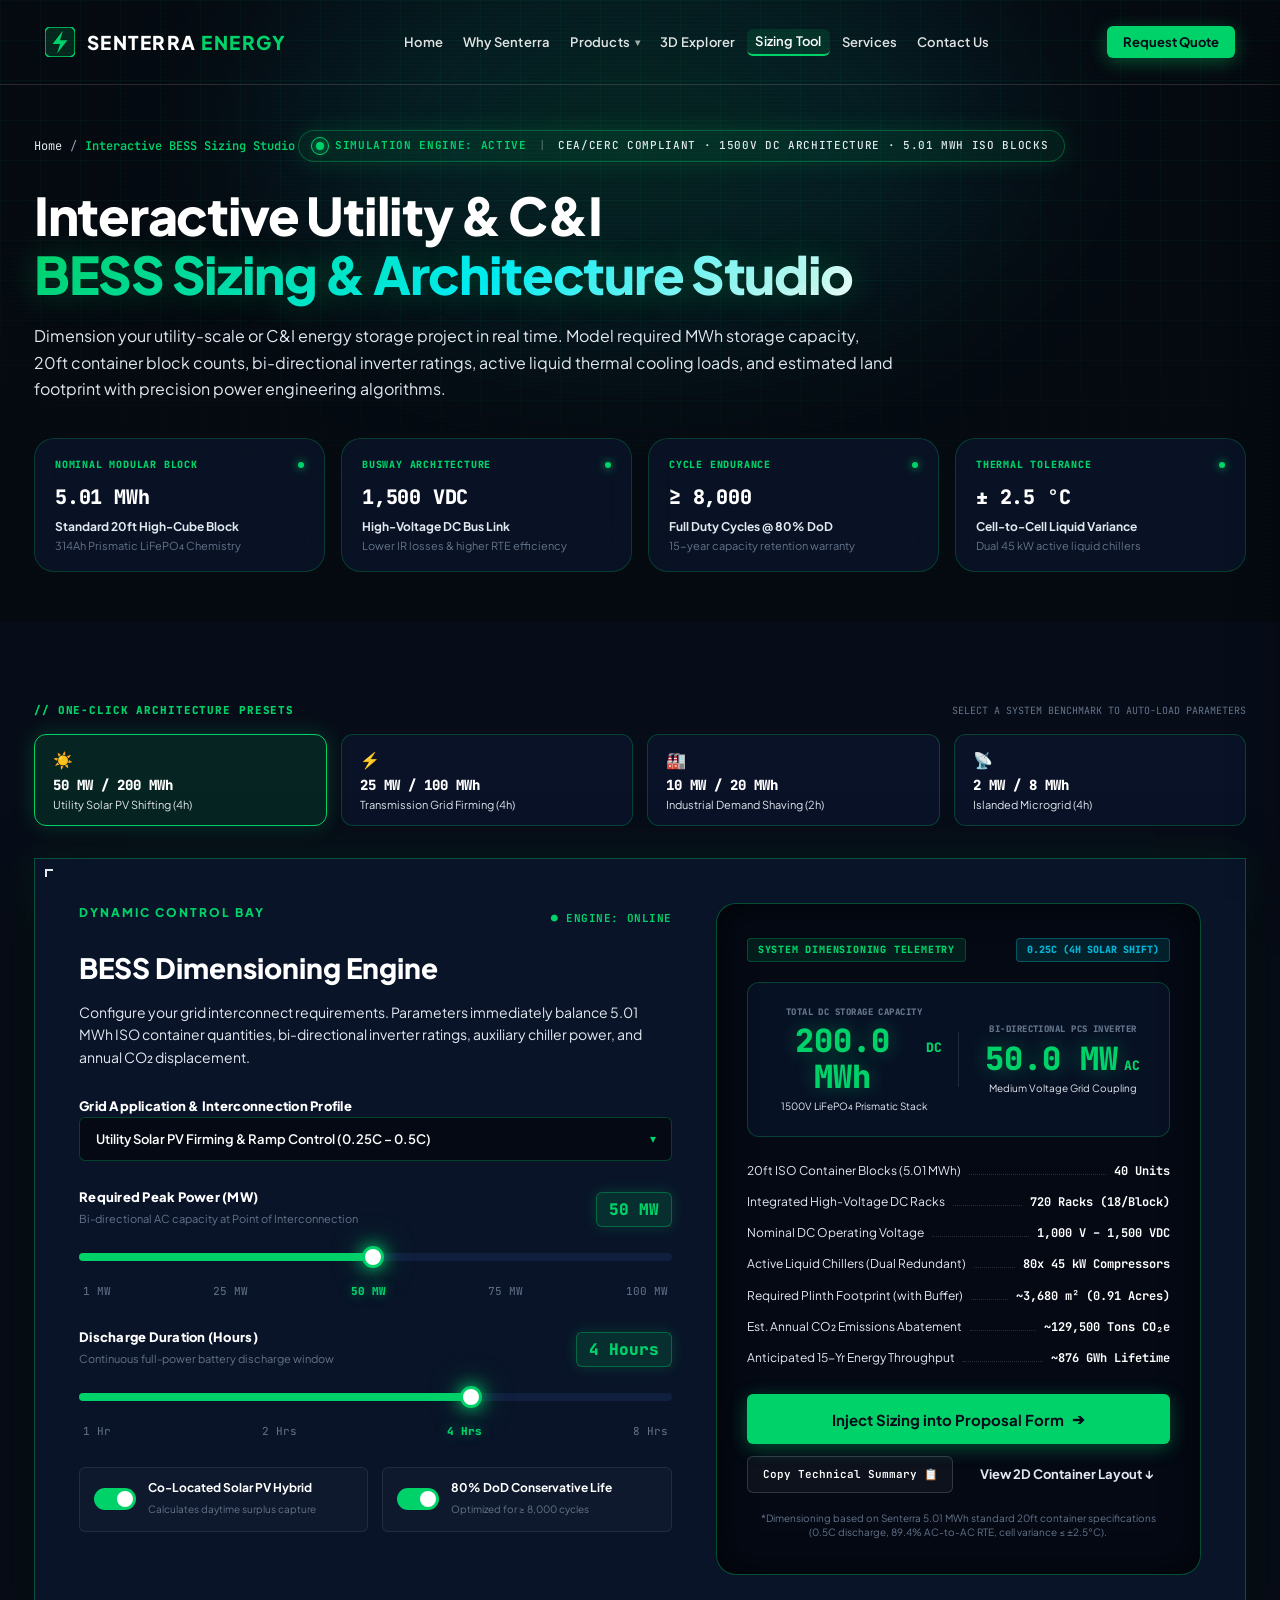
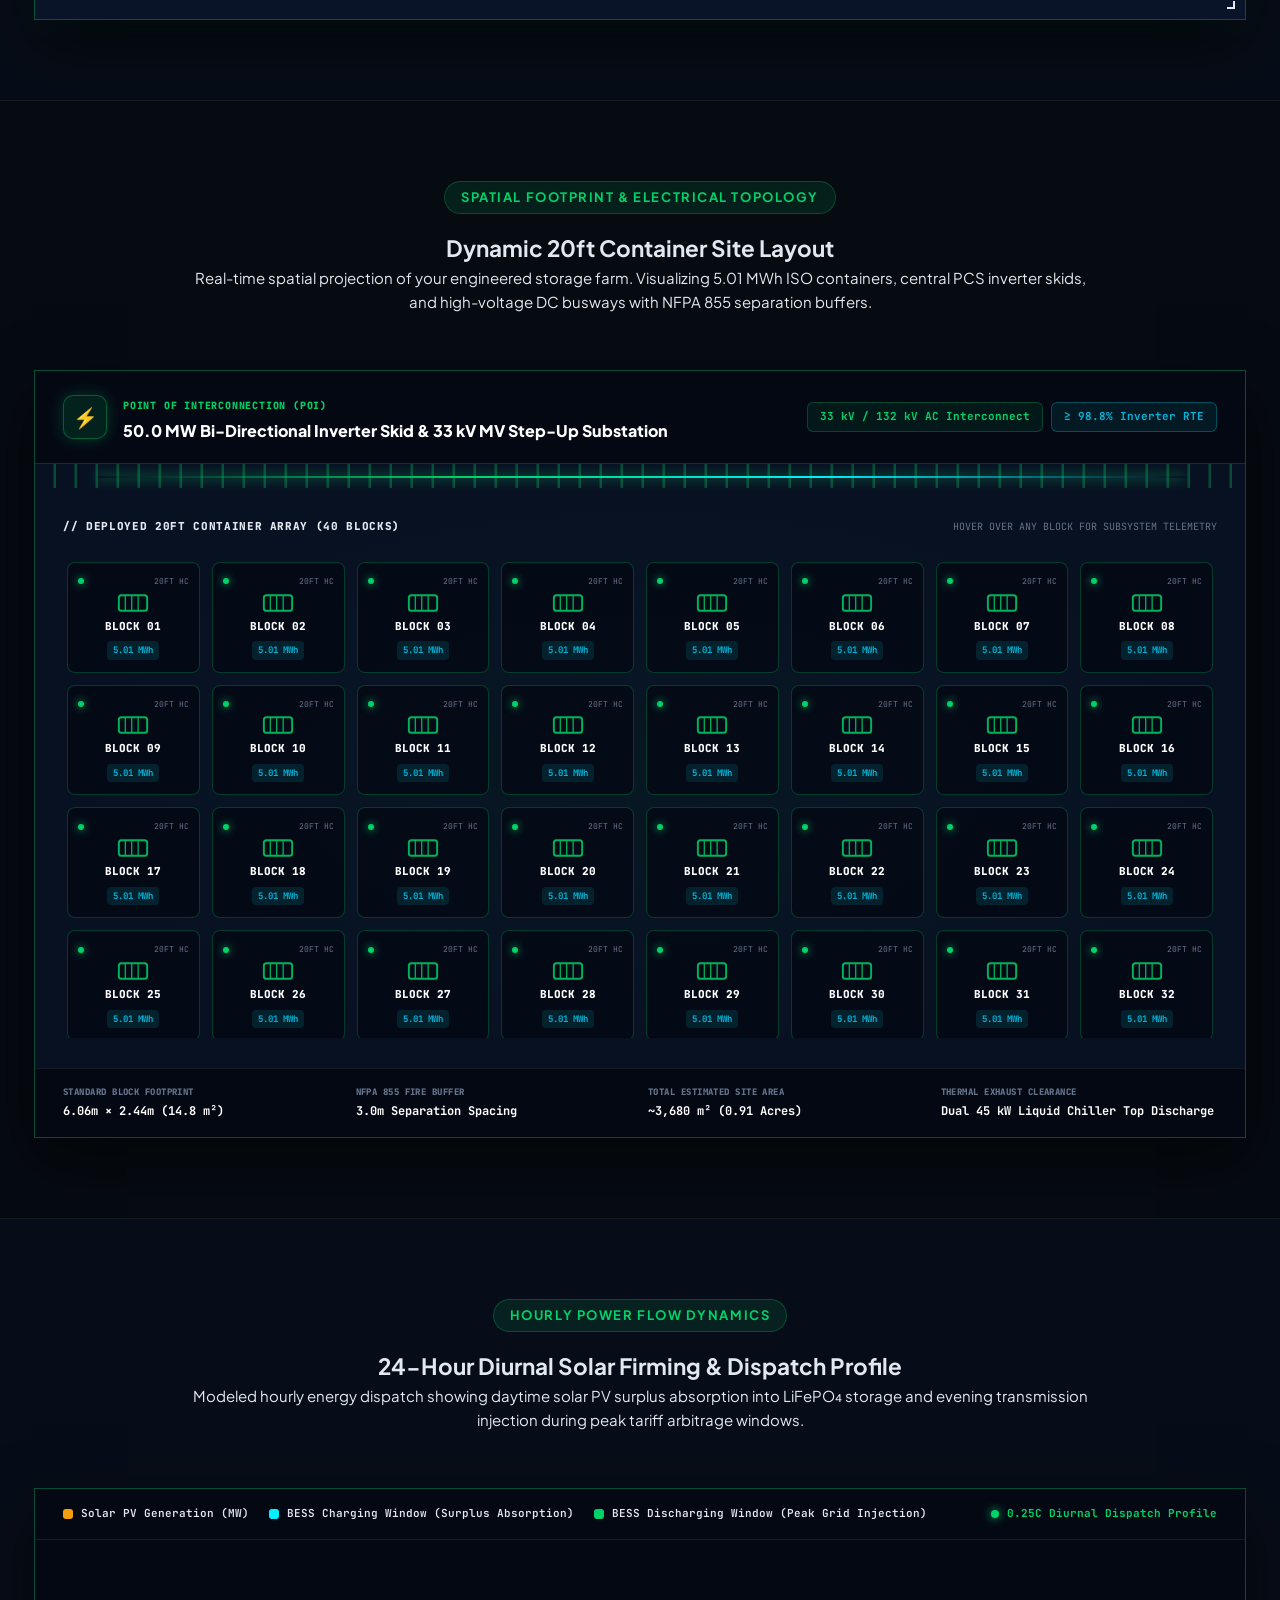
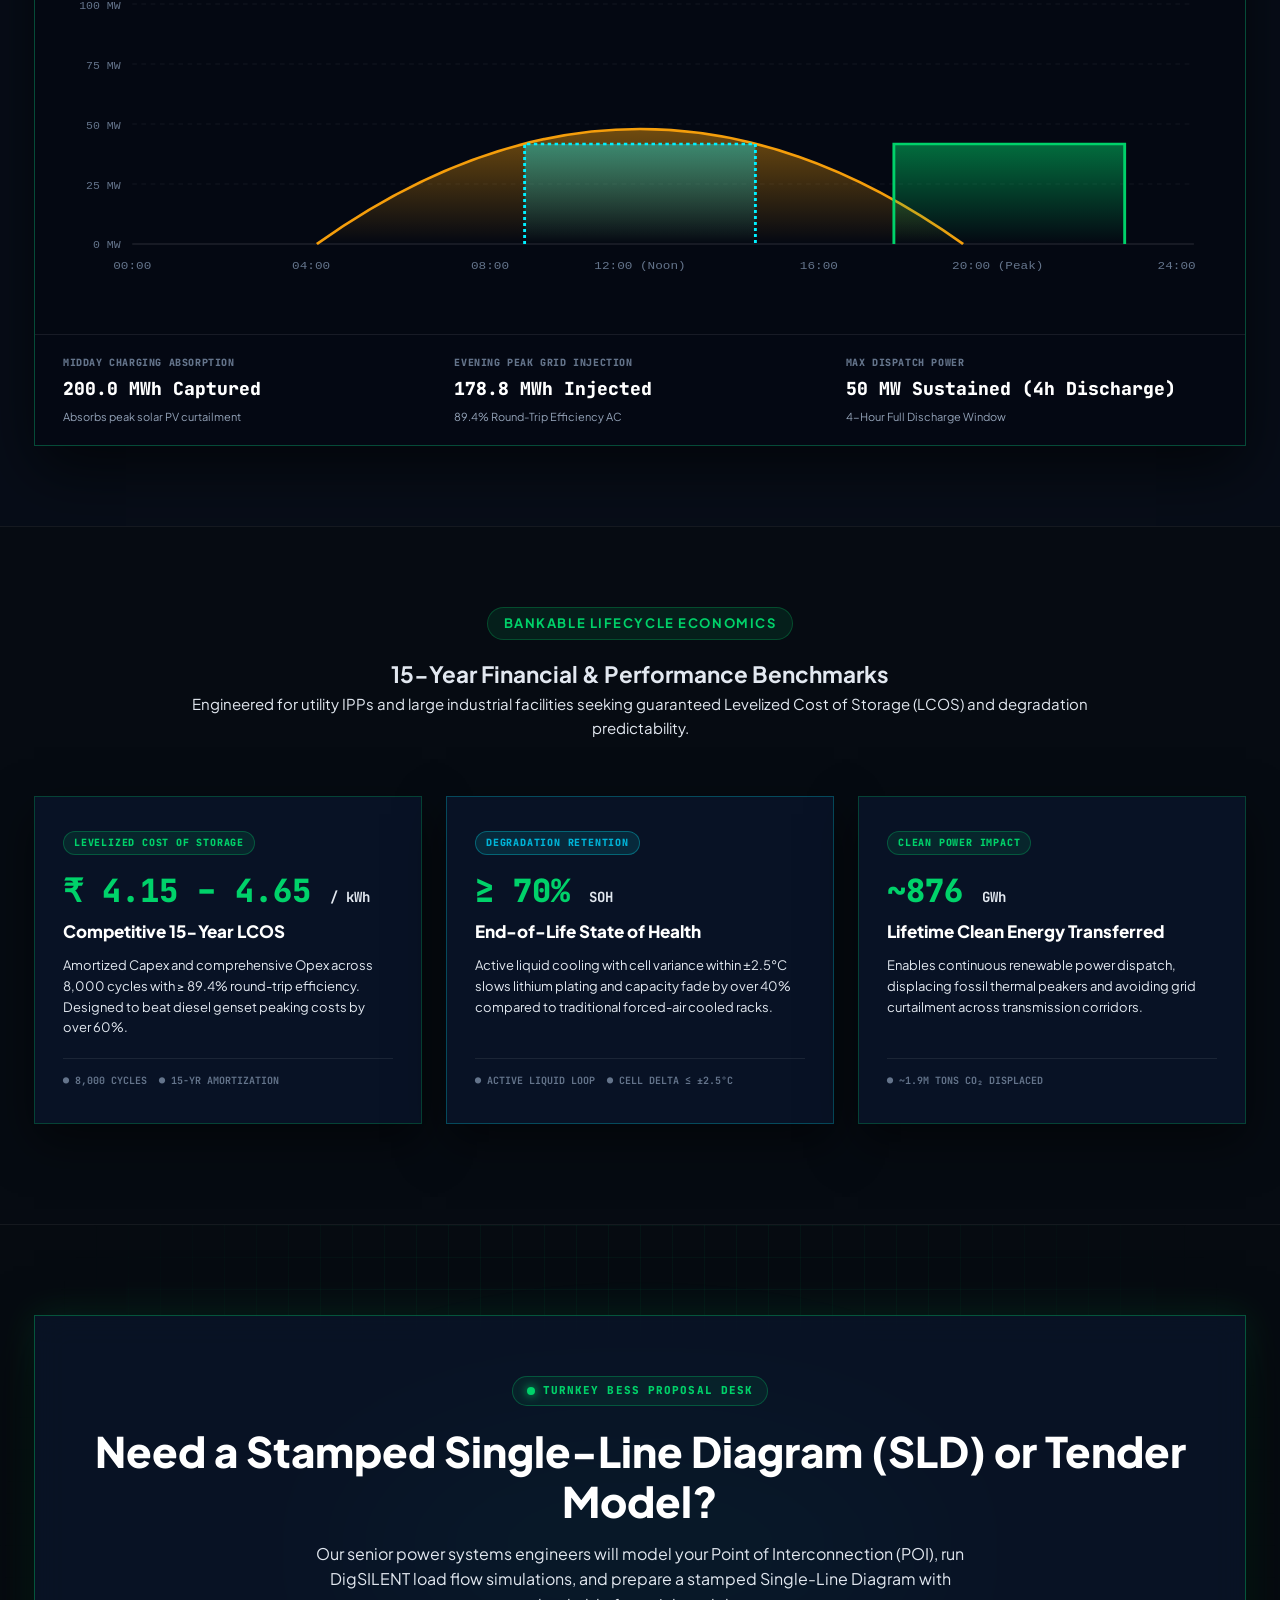
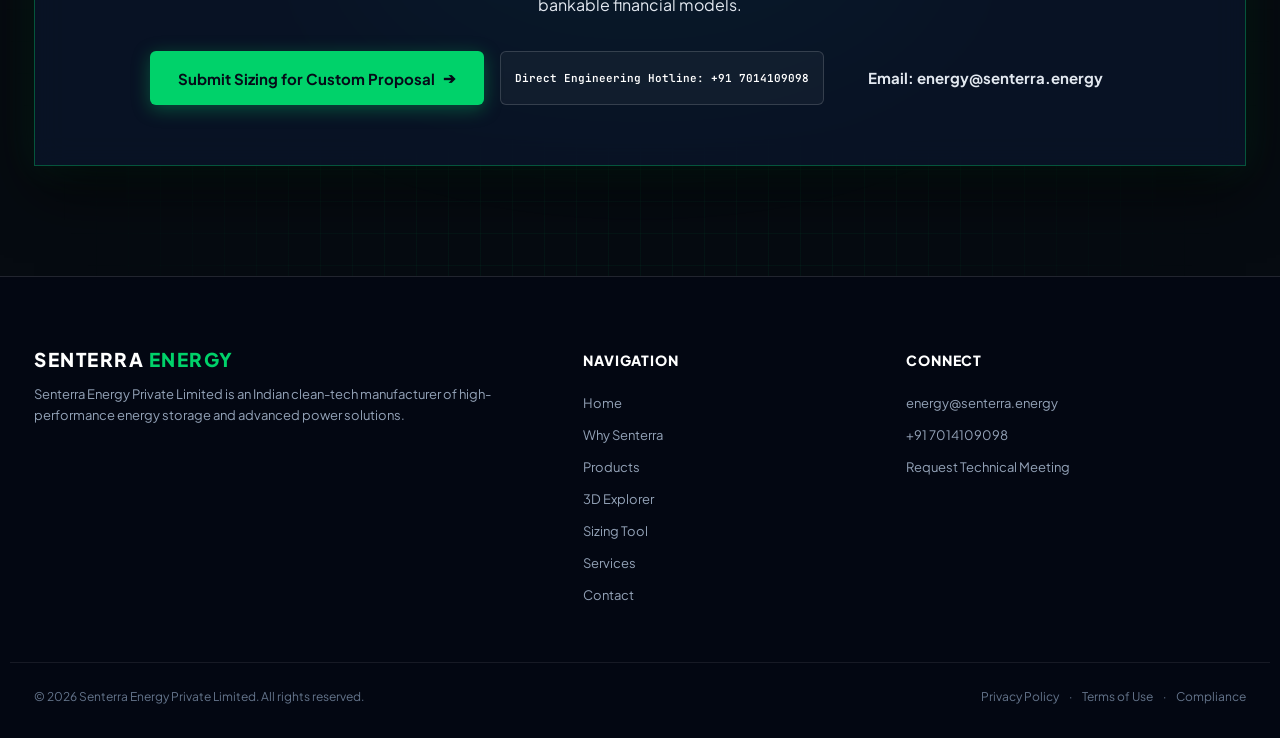
<file: calculator.html>
<!DOCTYPE html>
<html lang="en">
<head>
  <meta charset="UTF-8">
  <meta name="viewport" content="width=device-width, initial-scale=1.0">
  <title>BESS Sizing & Architecture Studio | Real-Time Power Simulation | Senterra Energy</title>
  <meta name="description" content="Interactive utility-scale and C&I BESS sizing console. Simulate MWh storage capacity, 20ft container count, PCS inverter ratings, land footprint, and 24-hour dispatch profiles in real time.">
  <link rel="preconnect" href="https://fonts.googleapis.com">
  <link rel="preconnect" href="https://fonts.gstatic.com" crossorigin>
  <link href="https://fonts.googleapis.com/css2?family=Plus+Jakarta+Sans:wght@300;400;500;600;700;800;900&family=JetBrains+Mono:wght@400;500;600;700&display=swap" rel="stylesheet">
  <link rel="stylesheet" href="styles.css">
</head>
<body>

  <!-- Rayzon Solar-Style Branded Page Loader & Transition Curtain -->
  <div id="pageLoader" class="page-loader">
    <div class="loader-content">
      <div class="loader-symbol">
        <svg width="48" height="48" viewBox="0 0 32 32" fill="none">
          <rect width="32" height="32" rx="8" fill="#00D26A" fill-opacity="0.15" stroke="#00D26A" stroke-width="2"/>
          <path d="M19 4L8 18H16L13 28L24 14H16L19 4Z" fill="#00D26A"/>
        </svg>
      </div>
      <div class="loader-text">
        <span>S</span>
        <span>E</span>
        <span>N</span>
        <span>T</span>
        <span>E</span>
        <span>R</span>
        <span>R</span>
        <span>A</span>
      </div>
      <div class="loader-subtext">ENERGY</div>
    </div>
  </div>

  <!-- Floating Navigation Bar -->
  <header class="floating-header" id="navbar">
    <div class="header-inner">
      
      <!-- Brand Logo -->
      <a href="index.html" class="brand-logo" aria-label="Senterra Energy Home">
        <div class="brand-symbol">
          <svg width="30" height="30" viewBox="0 0 32 32" fill="none">
            <rect width="32" height="32" rx="6" fill="#00D26A" fill-opacity="0.15" stroke="#00D26A" stroke-width="1.5"/>
            <path d="M19 4L8 18H16L13 28L24 14H16L19 4Z" fill="#00D26A"/>
          </svg>
        </div>
        <div class="brand-text">
          <div class="logo-main">SENTERRA <span>ENERGY</span></div>
        </div>
      </a>

      <!-- Desktop Nav Links -->
      <nav class="desktop-nav" aria-label="Main Navigation">
        <ul class="nav-links">
          <li class="nav-item"><a href="index.html" class="nav-link">Home</a></li>
          <li class="nav-item"><a href="why-senterra.html" class="nav-link">Why Senterra</a></li>
          
          <!-- Mega Menu Dropdown -->
          <li class="nav-item has-dropdown">
            <a href="products.html" class="nav-link dropdown-toggle" id="productsLink">
              Products <span class="nav-caret">▾</span>
            </a>
            <div class="mega-menu" id="megaMenu">
              <div class="mega-menu-inner">
                <div class="mega-col">
                  <div class="mega-col-title">
                    <span class="icon-bubble bess-bubble">⚡</span>
                    <div>
                      <h4>Utility-Scale BESS</h4>
                      <p>High-capacity containerized platforms</p>
                    </div>
                  </div>
                  <ul class="mega-list">
                    <li><a href="products.html" data-filter="utility" data-prod="5mwh-block">5 MWh DC Battery Block <span>20ft Containerized · 1500V Liquid-Cooled</span></a></li>
                  </ul>
                </div>

                <div class="mega-col">
                  <div class="mega-col-title">
                    <span class="icon-bubble telecom-bubble">🏢</span>
                    <div>
                      <h4>Commercial &amp; Industrial</h4>
                      <p>Turnkey behind-the-meter systems</p>
                    </div>
                  </div>
                  <ul class="mega-list">
                    <li><a href="products.html" data-filter="ci" data-prod="ci-pack">C&amp;I Product &amp; Pack <span>100–500 kWh Outdoor Storage Cabinets</span></a></li>
                  </ul>
                </div>

                <div class="mega-col featured-mega-col">
                  <div class="mega-spotlight">
                    <span class="spotlight-tag">UTILITY BENCHMARK</span>
                    <h5>5 MWh Liquid-Cooled BESS</h5>
                    <p>India's landmark 20ft containerized storage block. Active liquid thermal loop maintains cells within ±2.5°C.</p>
                    <div class="spotlight-metric">
                      <div><span class="s-val">5.01 MWh</span><span class="s-lbl">DC Capacity</span></div>
                      <div><span class="s-val">≥ 6,000</span><span class="s-lbl">Cycles @ 80% DoD</span></div>
                    </div>
                    <button class="btn btn-sm btn-emerald w-full" onclick="openSpecModal('5mwh-block')">View Spec Sheet</button>
                  </div>
                </div>
              </div>
            </div>
          </li>

          <li class="nav-item"><a href="explorer.html" class="nav-link">3D Explorer</a></li>
          <li class="nav-item"><a href="calculator.html" class="nav-link active">Sizing Tool</a></li>
          <li class="nav-item"><a href="services.html" class="nav-link">Services</a></li>
          <li class="nav-item"><a href="contact.html" class="nav-link">Contact Us</a></li>
        </ul>
      </nav>

      <!-- Action Buttons -->
      <div class="header-actions">
        <a href="why-senterra.html" class="pill-btn desktop-only">
          <span>5 GWh Capacity</span>
          <span class="pill-flag">⚡</span>
        </a>

        <button class="btn btn-emerald btn-sm" onclick="openRfqModal()">
          Request Quote
        </button>

        <button class="mobile-toggle" id="mobileToggle" aria-label="Open navigation menu">
          <span></span>
          <span></span>
          <span></span>
        </button>
      </div>
    </div>
  </header>

  <!-- Mobile Drawer Menu -->
  <div class="mobile-drawer" id="mobileDrawer">
    <div class="mobile-drawer-header">
      <div class="brand-logo">
        <span class="logo-main">SENTERRA <span>ENERGY</span></span>
      </div>
      <button class="drawer-close-btn" id="drawerCloseBtn">&times;</button>
    </div>
    <nav class="mobile-nav">
      <ul>
        <li><a href="index.html" class="mobile-link">Home</a></li>
        <li><a href="why-senterra.html" class="mobile-link">Why Senterra</a></li>
        <li><a href="products.html" class="mobile-link">Products &amp; Systems</a></li>
        <li><a href="explorer.html" class="mobile-link">3D Container Explorer</a></li>
        <li><a href="calculator.html" class="mobile-link">BESS Sizing Calculator</a></li>
        <li><a href="services.html" class="mobile-link">Services &amp; Lifecycle AMC</a></li>
        <li><a href="contact.html" class="mobile-link">Contact Us</a></li>
      </ul>
      <div class="mobile-drawer-footer">
        <button class="btn btn-emerald btn-block" onclick="openRfqModal(); closeDrawer();">Request Proposal</button>
        <div class="mobile-contact-info">
          <p>📞 +91 7014109098</p>
          <p>✉️ energy@senterra.energy</p>
          <p>📍 India</p>
        </div>
      </div>
    </nav>
  </div>
  <div class="drawer-overlay" id="drawerOverlay"></div>

  <!-- =========================================================================
       CYBER SIZING HERO COMMAND BANNER
       ========================================================================= -->
  <section class="calc-cyber-hero" id="calcHero">
    <div class="calc-hero-grid-bg" aria-hidden="true"></div>
    <div class="calc-hero-aurora" aria-hidden="true"></div>
    <div class="calc-scanline" aria-hidden="true"></div>

    <div class="container calc-cyber-hero-inner">
      <!-- Breadcrumbs -->
      <nav class="cyber-breadcrumbs" aria-label="Breadcrumbs">
        <a href="index.html">Home</a>
        <span class="crumb-sep">/</span>
        <span class="crumb-current">Interactive BESS Sizing Studio</span>
      </nav>

      <!-- Live Engine Status Badge -->
      <div class="calc-status-pill">
        <span class="radar-beacon">
          <span class="radar-ping"></span>
          <span class="radar-dot"></span>
        </span>
        <span class="status-code">SIMULATION ENGINE: ACTIVE</span>
        <span class="status-divider">|</span>
        <span class="status-meta">CEA/CERC COMPLIANT · 1500V DC ARCHITECTURE · 5.01 MWH ISO BLOCKS</span>
      </div>

      <!-- Headline -->
      <h1 class="calc-hero-title">
        Interactive Utility &amp; C&amp;I <br>
        <span class="gradient-cyber-text">BESS Sizing &amp; Architecture Studio</span>
      </h1>

      <p class="calc-hero-lead">
        Dimension your utility-scale or C&amp;I energy storage project in real time. Model required MWh storage capacity, 20ft container block counts, bi-directional inverter ratings, active liquid thermal cooling loads, and estimated land footprint with precision power engineering algorithms.
      </p>

      <!-- 4-Chip Sizing Benchmark Telemetry HUD -->
      <div class="calc-telemetry-hud" id="calcTelemetryHud">
        <div class="telemetry-hud-card" data-hud="unit-block">
          <div class="hud-top-scan"></div>
          <div class="hud-header">
            <span class="hud-tag">NOMINAL MODULAR BLOCK</span>
            <span class="hud-dot active pulse"></span>
          </div>
          <div class="hud-value">5.01 MWh</div>
          <div class="hud-label">Standard 20ft High-Cube Block</div>
          <div class="hud-detail">314Ah Prismatic LiFePO₄ Chemistry</div>
        </div>

        <div class="telemetry-hud-card" data-hud="voltage">
          <div class="hud-top-scan"></div>
          <div class="hud-header">
            <span class="hud-tag">BUSWAY ARCHITECTURE</span>
            <span class="hud-dot active"></span>
          </div>
          <div class="hud-value">1,500 VDC</div>
          <div class="hud-label">High-Voltage DC Bus Link</div>
          <div class="hud-detail">Lower IR losses &amp; higher RTE efficiency</div>
        </div>

        <div class="telemetry-hud-card" data-hud="longevity">
          <div class="hud-top-scan"></div>
          <div class="hud-header">
            <span class="hud-tag">CYCLE ENDURANCE</span>
            <span class="hud-dot active"></span>
          </div>
          <div class="hud-value">≥ 8,000</div>
          <div class="hud-label">Full Duty Cycles @ 80% DoD</div>
          <div class="hud-detail">15-year capacity retention warranty</div>
        </div>

        <div class="telemetry-hud-card" data-hud="thermal">
          <div class="hud-top-scan"></div>
          <div class="hud-header">
            <span class="hud-tag">THERMAL TOLERANCE</span>
            <span class="hud-dot active"></span>
          </div>
          <div class="hud-value">± 2.5 °C</div>
          <div class="hud-label">Cell-to-Cell Liquid Variance</div>
          <div class="hud-detail">Dual 45 kW active liquid chillers</div>
        </div>
      </div>
    </div>
  </section>

  <!-- =========================================================================
       SECTION 1: THE DUAL-BAY SIZING CONSOLE & FIELD PRESETS
       ========================================================================= -->
  <main class="standalone-section calc-console-section" id="calcConsoleSection">
    <div class="container">

      <!-- Fast-Select Quick Architecture Presets Bar -->
      <div class="calc-presets-container">
        <div class="presets-header">
          <span class="presets-label">// ONE-CLICK ARCHITECTURE PRESETS</span>
          <span class="presets-meta">SELECT A SYSTEM BENCHMARK TO AUTO-LOAD PARAMETERS</span>
        </div>
        <div class="calc-presets-bar">
          <button type="button" class="calc-preset-pill active" onclick="applyCalcPreset('solar-peaker')">
            <span class="preset-icon">☀️</span>
            <span class="preset-name">50 MW / 200 MWh</span>
            <span class="preset-desc">Utility Solar PV Shifting (4h)</span>
          </button>

          <button type="button" class="calc-preset-pill" onclick="applyCalcPreset('transmission-firming')">
            <span class="preset-icon">⚡</span>
            <span class="preset-name">25 MW / 100 MWh</span>
            <span class="preset-desc">Transmission Grid Firming (4h)</span>
          </button>

          <button type="button" class="calc-preset-pill" onclick="applyCalcPreset('ci-industrial')">
            <span class="preset-icon">🏭</span>
            <span class="preset-name">10 MW / 20 MWh</span>
            <span class="preset-desc">Industrial Demand Shaving (2h)</span>
          </button>

          <button type="button" class="calc-preset-pill" onclick="applyCalcPreset('island-microgrid')">
            <span class="preset-icon">📡</span>
            <span class="preset-name">2 MW / 8 MWh</span>
            <span class="preset-desc">Islanded Microgrid (4h)</span>
          </button>
        </div>
      </div>

      <!-- Main Dual-Bay Sizing Console Card -->
      <div class="calc-console-card" id="calcConsoleCard">
        <div class="card-ambient-spotlight"></div>
        <div class="card-cyber-corners"></div>

        <div class="calc-grid">
          
          <!-- LEFT CONTROL BAY (INPUTS) -->
          <div class="calc-controls">
            <div class="controls-topbar">
              <span class="kicker-tag text-emerald">DYNAMIC CONTROL BAY</span>
              <span class="control-status-live">● ENGINE: ONLINE</span>
            </div>

            <h2 class="calc-h2">BESS Dimensioning Engine</h2>
            <p class="calc-intro-text">
              Configure your grid interconnect requirements. Parameters immediately balance 5.01 MWh ISO container quantities, bi-directional inverter ratings, auxiliary chiller power, and annual CO₂ displacement.
            </p>

            <!-- Application Profile Select -->
            <div class="control-group">
              <label for="calcAppType" class="field-label">Grid Application &amp; Interconnection Profile</label>
              <div class="select-wrapper">
                <select id="calcAppType" class="field-select">
                  <option value="utility-solar">Utility Solar PV Firming &amp; Ramp Control (0.25C – 0.5C)</option>
                  <option value="peak-shaving">Grid Peak Shaving &amp; Frequency Regulation (0.5C – 1C)</option>
                  <option value="ci-industrial">Commercial &amp; Industrial Demand Mitigation (0.5C)</option>
                  <option value="telecom-offgrid">Telecom &amp; Islanded Off-Grid Microgrid (0.25C)</option>
                </select>
                <span class="select-caret">▾</span>
              </div>
            </div>

            <!-- Peak Power Rating Slider (1 - 100 MW) -->
            <div class="control-group">
              <div class="slider-meta">
                <div class="slider-label-row">
                  <label for="powerSlider" class="field-label">Required Peak Power (MW)</label>
                  <span class="field-hint">Bi-directional AC capacity at Point of Interconnection</span>
                </div>
                <span class="val-pill" id="powerDisplay">50 MW</span>
              </div>
              <div class="slider-track-wrap">
                <input type="range" id="powerSlider" min="1" max="100" value="50" class="range-slider">
              </div>
              <div class="slider-ticks" id="powerTicks">
                <span data-val="1">1 MW</span>
                <span data-val="25">25 MW</span>
                <span data-val="50" class="active-tick">50 MW</span>
                <span data-val="75">75 MW</span>
                <span data-val="100">100 MW</span>
              </div>
            </div>

            <!-- Discharge Duration Slider (1, 2, 4, 8 Hours) -->
            <div class="control-group">
              <div class="slider-meta">
                <div class="slider-label-row">
                  <label for="durationSlider" class="field-label">Discharge Duration (Hours)</label>
                  <span class="field-hint">Continuous full-power battery discharge window</span>
                </div>
                <span class="val-pill" id="durationDisplay">4 Hours</span>
              </div>
              <div class="slider-track-wrap">
                <input type="range" id="durationSlider" min="0" max="3" value="2" step="1" class="range-slider">
              </div>
              <div class="slider-ticks" id="durationTicks">
                <span data-step="0">1 Hr</span>
                <span data-step="1">2 Hrs</span>
                <span data-step="2" class="active-tick">4 Hrs</span>
                <span data-step="3">8 Hrs</span>
              </div>
            </div>

            <!-- Advanced Simulation Tuning Switches -->
            <div class="control-switches-grid">
              
              <!-- Solar Co-location -->
              <div class="toggle-card">
                <label class="switch">
                  <input type="checkbox" id="solarToggle" checked>
                  <span class="slider round"></span>
                </label>
                <div class="toggle-copy">
                  <strong>Co-Located Solar PV Hybrid</strong>
                  <span>Calculates daytime surplus capture</span>
                </div>
              </div>

              <!-- Depth of Discharge Switch -->
              <div class="toggle-card">
                <label class="switch">
                  <input type="checkbox" id="dodToggle" checked>
                  <span class="slider round"></span>
                </label>
                <div class="toggle-copy">
                  <strong>80% DoD Conservative Life</strong>
                  <span id="dodStatusLabel">Optimized for ≥ 8,000 cycles</span>
                </div>
              </div>

            </div>

          </div>

          <!-- RIGHT TELEMETRY OUTPUT BAY -->
          <div class="calc-telemetry-output" id="calcTelemetryOutput">
            <div class="output-topbar">
              <span class="calc-badge">SYSTEM DIMENSIONING TELEMETRY</span>
              <span class="output-c-rate" id="cRateBadge">0.25C (4H SHIFT)</span>
            </div>

            <!-- Glowing Cyber LCD Head -->
            <div class="output-mega-stat-box">
              <div class="mega-stat-row">
                <div class="mega-stat-col">
                  <span class="mega-stat-lbl">TOTAL DC STORAGE CAPACITY</span>
                  <div class="mega-stat-val-wrap">
                    <span class="m-val" id="totalMwhOutput">200.4 MWh</span>
                    <span class="m-unit">DC</span>
                  </div>
                  <span class="m-sub">1500V LiFePO₄ Prismatic Stack</span>
                </div>
                <div class="stat-divider-line"></div>
                <div class="mega-stat-col">
                  <span class="mega-stat-lbl">BI-DIRECTIONAL PCS INVERTER</span>
                  <div class="mega-stat-val-wrap text-cyan">
                    <span class="m-val text-cyan" id="pcsRatingOutput">50.0 MW</span>
                    <span class="m-unit text-cyan">AC</span>
                  </div>
                  <span class="m-sub">Medium Voltage Grid Coupling</span>
                </div>
              </div>
            </div>

            <!-- Detailed Telemetry Rows with Dot Leaders -->
            <div class="output-specs-list">
              <div class="o-row">
                <span class="o-lbl">20ft ISO Container Blocks (5.01 MWh)</span>
                <span class="o-dots"></span>
                <span class="o-val text-emerald" id="containerCountOutput">40 Units</span>
              </div>
              <div class="o-row">
                <span class="o-lbl">Integrated High-Voltage DC Racks</span>
                <span class="o-dots"></span>
                <span class="o-val" id="totalRacksOutput">720 Racks (18/Block)</span>
              </div>
              <div class="o-row">
                <span class="o-lbl">Nominal DC Operating Voltage</span>
                <span class="o-dots"></span>
                <span class="o-val" id="dcVoltageOutput">1,000 V – 1,500 VDC</span>
              </div>
              <div class="o-row">
                <span class="o-lbl">Active Liquid Chillers (Dual Redundant)</span>
                <span class="o-dots"></span>
                <span class="o-val" id="chillersOutput">80x 45 kW Compressors</span>
              </div>
              <div class="o-row">
                <span class="o-lbl">Required Plinth Footprint (with Buffer)</span>
                <span class="o-dots"></span>
                <span class="o-val" id="footprintOutput">~3,680 m² (0.91 Acres)</span>
              </div>
              <div class="o-row">
                <span class="o-lbl">Est. Annual CO₂ Emissions Abatement</span>
                <span class="o-dots"></span>
                <span class="o-val text-emerald" id="carbonOutput">~103,950 Tons CO₂e</span>
              </div>
              <div class="o-row">
                <span class="o-lbl">Anticipated 15-Yr Energy Throughput</span>
                <span class="o-dots"></span>
                <span class="o-val" id="lifetimeThroughputOutput">~877 GWh Lifetime</span>
              </div>
            </div>

            <!-- Action Buttons Row -->
            <div class="output-action-box">
              <button class="btn btn-emerald btn-block btn-lg" onclick="applySizingToRfq()">
                <span>Inject Sizing into Proposal Form</span>
                <span class="btn-arrow">➔</span>
              </button>

              <div class="secondary-actions-row">
                <button type="button" class="btn btn-outline-cyber btn-sm" onclick="copySizingSummary(this)">
                  <span class="copy-label">Copy Technical Summary 📋</span>
                </button>
                <a href="#containerVisualizerSection" class="btn btn-glass btn-sm">
                  <span>View 2D Container Layout ↓</span>
                </a>
              </div>

              <span class="output-disclaimer">
                *Dimensioning based on Senterra 5.01 MWh standard 20ft container specifications (0.5C discharge, 89.4% AC-to-AC RTE, cell variance ≤ ±2.5°C).
              </span>
            </div>

          </div>

        </div>
      </div>

    </div>
  </main>

  <!-- =========================================================================
       SECTION 2: REAL-TIME 2D CONTAINER SITE LAYOUT VISUALIZER
       ========================================================================= -->
  <section class="calc-visualizer-section" id="containerVisualizerSection">
    <div class="container">
      
      <div class="senterra-section-header text-center">
        <span class="senterra-kicker">SPATIAL FOOTPRINT &amp; ELECTRICAL TOPOLOGY</span>
        <h2 class="senterra-title">Dynamic 20ft Container Site Layout</h2>
        <p class="senterra-subtitle">
          Real-time spatial projection of your engineered storage farm. Visualizing 5.01 MWh ISO containers, central PCS inverter skids, and high-voltage DC busways with NFPA 855 separation buffers.
        </p>
      </div>

      <div class="site-layout-card">
        
        <!-- Central PCS / MV Substation Hub Graphic -->
        <div class="substation-hub-strip">
          <div class="hub-icon">⚡</div>
          <div class="hub-info">
            <span class="hub-tag">POINT OF INTERCONNECTION (POI)</span>
            <h4 class="hub-title" id="poiHubTitle">50.0 MW Bi-Directional Inverter Skid &amp; 33 kV MV Step-Up Substation</h4>
          </div>
          <div class="hub-specs-pills">
            <span class="spec-pill" id="poiGridPill">33 kV / 132 kV AC Interconnect</span>
            <span class="spec-pill cyan-pill" id="poiEfficiencyPill">≥ 98.8% Inverter RTE</span>
          </div>
        </div>

        <!-- Glowing Power Feeder Lines -->
        <div class="feeder-trunk-lines">
          <div class="trunk-line"></div>
          <div class="feeder-pulse-node"></div>
        </div>

        <!-- Dynamic Container Blocks Grid -->
        <div class="container-field-deck">
          <div class="field-deck-header">
            <span class="deck-title">// DEPLOYED 20FT CONTAINER ARRAY (<span id="containerDeckCount">40</span> BLOCKS)</span>
            <span class="deck-hint">HOVER OVER ANY BLOCK FOR SUBSYSTEM TELEMETRY</span>
          </div>

          <div class="container-blocks-grid" id="containerBlocksGrid">
            <!-- Dynamically populated by JS renderContainerLayout() -->
          </div>
        </div>

        <!-- Field Dimensioning Summary Ribbon -->
        <div class="field-summary-ribbon">
          <div class="ribbon-item">
            <span class="ribbon-lbl">STANDARD BLOCK FOOTPRINT</span>
            <span class="ribbon-val">6.06m × 2.44m (14.8 m²)</span>
          </div>
          <div class="ribbon-item">
            <span class="ribbon-lbl">NFPA 855 FIRE BUFFER</span>
            <span class="ribbon-val">3.0m Separation Spacing</span>
          </div>
          <div class="ribbon-item">
            <span class="ribbon-lbl">TOTAL ESTIMATED SITE AREA</span>
            <span class="ribbon-val text-emerald" id="ribbonSiteArea">~3,680 m² (0.91 Acres)</span>
          </div>
          <div class="ribbon-item">
            <span class="ribbon-lbl">THERMAL EXHAUST CLEARANCE</span>
            <span class="ribbon-val">Dual 45 kW Liquid Chiller Top Discharge</span>
          </div>
        </div>

      </div>

    </div>
  </section>

  <!-- =========================================================================
       SECTION 3: 24-HOUR SOLAR FIRMING & DISPATCH PROFILE SIMULATOR
       ========================================================================= -->
  <section class="calc-dispatch-section" id="dispatchSimulationSection">
    <div class="container">
      
      <div class="senterra-section-header text-center">
        <span class="senterra-kicker">HOURLY POWER FLOW DYNAMICS</span>
        <h2 class="senterra-title">24-Hour Diurnal Solar Firming &amp; Dispatch Profile</h2>
        <p class="senterra-subtitle">
          Modeled hourly energy dispatch showing daytime solar PV surplus absorption into LiFePO₄ storage and evening transmission injection during peak tariff arbitrage windows.
        </p>
      </div>

      <div class="dispatch-chart-card">
        
        <!-- Chart Controls & Legend Topbar -->
        <div class="dispatch-chart-topbar">
          <div class="chart-legend-group">
            <span class="legend-chip legend-solar">
              <span class="legend-color-dot" style="background: #F59E0B;"></span>
              <span>Solar PV Generation (MW)</span>
            </span>
            <span class="legend-chip legend-charge">
              <span class="legend-color-dot" style="background: #00F0FF;"></span>
              <span>BESS Charging Window (Surplus Absorption)</span>
            </span>
            <span class="legend-chip legend-discharge">
              <span class="legend-color-dot" style="background: #00D26A;"></span>
              <span>BESS Discharging Window (Peak Grid Injection)</span>
            </span>
          </div>

          <div class="chart-meta-status">
            <span class="radar-dot active"></span>
            <span id="dispatchProfileLabel">0.25C Solar Firming Cycle</span>
          </div>
        </div>

        <!-- Interactive SVG Dispatch Simulation Chart -->
        <div class="dispatch-chart-viewport">
          <svg viewBox="0 0 1000 340" class="dispatch-svg" id="dispatchSvg" preserveAspectRatio="none">
            <defs>
              <linearGradient id="solarGradient" x1="0" y1="0" x2="0" y2="1">
                <stop offset="0%" stop-color="#F59E0B" stop-opacity="0.45"/>
                <stop offset="100%" stop-color="#F59E0B" stop-opacity="0.0"/>
              </linearGradient>
              <linearGradient id="chargeGradient" x1="0" y1="0" x2="0" y2="1">
                <stop offset="0%" stop-color="#00F0FF" stop-opacity="0.4"/>
                <stop offset="100%" stop-color="#00F0FF" stop-opacity="0.0"/>
              </linearGradient>
              <linearGradient id="dischargeGradient" x1="0" y1="0" x2="0" y2="1">
                <stop offset="0%" stop-color="#00D26A" stop-opacity="0.5"/>
                <stop offset="100%" stop-color="#00D26A" stop-opacity="0.0"/>
              </linearGradient>
            </defs>

            <!-- Grid Lines (Horizontal Power MW) -->
            <line x1="60" y1="40" x2="980" y2="40" stroke="rgba(255,255,255,0.06)" stroke-dasharray="4"/>
            <line x1="60" y1="100" x2="980" y2="100" stroke="rgba(255,255,255,0.06)" stroke-dasharray="4"/>
            <line x1="60" y1="160" x2="980" y2="160" stroke="rgba(255,255,255,0.06)" stroke-dasharray="4"/>
            <line x1="60" y1="220" x2="980" y2="220" stroke="rgba(255,255,255,0.06)" stroke-dasharray="4"/>
            <line x1="60" y1="280" x2="980" y2="280" stroke="rgba(255,255,255,0.15)"/>

            <!-- Y-Axis Labels -->
            <text x="50" y="45" fill="#64748B" font-size="10" font-family="monospace" text-anchor="end" id="yAxis100">100 MW</text>
            <text x="50" y="105" fill="#64748B" font-size="10" font-family="monospace" text-anchor="end" id="yAxis75">75 MW</text>
            <text x="50" y="165" fill="#64748B" font-size="10" font-family="monospace" text-anchor="end" id="yAxis50">50 MW</text>
            <text x="50" y="225" fill="#64748B" font-size="10" font-family="monospace" text-anchor="end" id="yAxis25">25 MW</text>
            <text x="50" y="284" fill="#64748B" font-size="10" font-family="monospace" text-anchor="end">0 MW</text>

            <!-- 1. Solar Generation Curve Fill & Path -->
            <path id="solarCurveFill" d="M 220 280 Q 500 50 780 280 Z" fill="url(#solarGradient)"/>
            <path id="solarCurveLine" d="M 220 280 Q 500 50 780 280" fill="none" stroke="#F59E0B" stroke-width="2.5"/>

            <!-- 2. BESS Daytime Charging Block (Absorption: 10:00 to 14:00) -->
            <path id="chargeCurveFill" d="M 400 280 L 400 160 L 600 160 L 600 280 Z" fill="url(#chargeGradient)"/>
            <path id="chargeCurveLine" d="M 400 280 L 400 160 L 600 160 L 600 280" fill="none" stroke="#00F0FF" stroke-width="2.5" stroke-dasharray="3"/>

            <!-- 3. BESS Evening Discharging Block (Peak Injection: 18:00 to 22:00) -->
            <path id="dischargeCurveFill" d="M 720 280 L 720 160 L 920 160 L 920 280 Z" fill="url(#dischargeGradient)"/>
            <path id="dischargeCurveLine" d="M 720 280 L 720 160 L 920 160 L 920 280" fill="none" stroke="#00D26A" stroke-width="2.5"/>

            <!-- X-Axis Timeline Markers (Hours) -->
            <text x="60" y="305" fill="#64748B" font-size="11" font-family="monospace" text-anchor="middle">00:00</text>
            <text x="215" y="305" fill="#64748B" font-size="11" font-family="monospace" text-anchor="middle">04:00</text>
            <text x="370" y="305" fill="#64748B" font-size="11" font-family="monospace" text-anchor="middle">08:00</text>
            <text x="500" y="305" fill="#64748B" font-size="11" font-family="monospace" text-anchor="middle">12:00 (Noon)</text>
            <text x="655" y="305" fill="#64748B" font-size="11" font-family="monospace" text-anchor="middle">16:00</text>
            <text x="810" y="305" fill="#64748B" font-size="11" font-family="monospace" text-anchor="middle">20:00 (Peak)</text>
            <text x="965" y="305" fill="#64748B" font-size="11" font-family="monospace" text-anchor="middle">24:00</text>
          </svg>
        </div>

        <!-- Diurnal Cycle KPI Summary Strip -->
        <div class="dispatch-kpi-strip">
          <div class="d-kpi">
            <span class="d-lbl">MIDDAY CHARGING ABSORPTION</span>
            <span class="d-val text-cyan" id="middayAbsorbVal">200.0 MWh Captured</span>
            <span class="d-sub">Absorbs peak solar PV curtailment</span>
          </div>
          <div class="d-kpi">
            <span class="d-lbl">EVENING PEAK GRID INJECTION</span>
            <span class="d-val text-emerald" id="eveningInjectVal">178.8 MWh Injected</span>
            <span class="d-sub">89.4% Round-Trip Efficiency AC</span>
          </div>
          <div class="d-kpi">
            <span class="d-lbl">MAX DISPATCH POWER</span>
            <span class="d-val" id="maxDispatchVal">50.0 MW Sustained</span>
            <span class="d-sub">4-Hour Full Discharge Window</span>
          </div>
        </div>

      </div>

    </div>
  </section>

  <!-- =========================================================================
       SECTION 4: 15-YEAR LIFECYCLE & FINANCIAL BENCHMARKS
       ========================================================================= -->
  <section class="calc-benchmarks-section" id="lcosBenchmarkSection">
    <div class="container">
      
      <div class="senterra-section-header text-center">
        <span class="senterra-kicker">BANKABLE LIFECYCLE ECONOMICS</span>
        <h2 class="senterra-title">15-Year Financial &amp; Performance Benchmarks</h2>
        <p class="senterra-subtitle">
          Engineered for utility IPPs and large industrial facilities seeking guaranteed Levelized Cost of Storage (LCOS) and degradation predictability.
        </p>
      </div>

      <div class="calc-benchmarks-grid">
        
        <!-- Card 1: LCOS Benchmark -->
        <div class="benchmark-card">
          <div class="card-ambient-spotlight"></div>
          <div class="benchmark-badge">LEVELIZED COST OF STORAGE</div>
          <div class="benchmark-val">₹ 4.15 – 4.65 <span class="val-unit">/ kWh</span></div>
          <div class="benchmark-title">Competitive 15-Year LCOS</div>
          <p class="benchmark-desc">
            Amortized Capex and comprehensive Opex across 8,000 cycles with ≥ 89.4% round-trip efficiency. Designed to beat diesel genset peaking costs by over 60%.
          </p>
          <div class="benchmark-meta">
            <span>● 8,000 CYCLES</span>
            <span>● 15-YR AMORTIZATION</span>
          </div>
        </div>

        <!-- Card 2: Capacity Retention -->
        <div class="benchmark-card cyan-benchmark">
          <div class="card-ambient-spotlight"></div>
          <div class="benchmark-badge cyan-badge">DEGRADATION RETENTION</div>
          <div class="benchmark-val text-cyan">≥ 70% <span class="val-unit">SOH</span></div>
          <div class="benchmark-title">End-of-Life State of Health</div>
          <p class="benchmark-desc">
            Active liquid cooling with cell variance within ±2.5°C slows lithium plating and capacity fade by over 40% compared to traditional forced-air cooled racks.
          </p>
          <div class="benchmark-meta">
            <span>● ACTIVE LIQUID LOOP</span>
            <span>● CELL DELTA ≤ ±2.5°C</span>
          </div>
        </div>

        <!-- Card 3: Lifetime Clean Energy Throughput -->
        <div class="benchmark-card">
          <div class="card-ambient-spotlight"></div>
          <div class="benchmark-badge">CLEAN POWER IMPACT</div>
          <div class="benchmark-val" id="bmThroughputVal">~877 <span class="val-unit">GWh</span></div>
          <div class="benchmark-title">Lifetime Clean Energy Transferred</div>
          <p class="benchmark-desc">
            Enables continuous renewable power dispatch, displacing fossil thermal peakers and avoiding grid curtailment across transmission corridors.
          </p>
          <div class="benchmark-meta">
            <span id="bmCarbonAbate">● ~1.55M TONS CO₂ DISPLACED</span>
          </div>
        </div>

      </div>

    </div>
  </section>

  <!-- =========================================================================
       SECTION 5: HIGH-VOLTAGE SIZING CTA COMMAND BANNER
       ========================================================================= -->
  <section class="calc-cta-banner" id="calcCtaBanner">
    <div class="banner-laser-grid" aria-hidden="true"></div>
    <div class="banner-pulse-halo" aria-hidden="true"></div>
    <div class="container">
      <div class="cyber-banner-inner">
        <div class="cyber-banner-content">
          <div class="banner-kicker-tag">
            <span class="radar-dot active"></span>
            <span>TURNKEY BESS PROPOSAL DESK</span>
          </div>
          <h2 class="banner-title">Need a Stamped Single-Line Diagram (SLD) or Tender Model?</h2>
          <p class="banner-desc">
            Our senior power systems engineers will model your Point of Interconnection (POI), run DigSILENT load flow simulations, and prepare a stamped Single-Line Diagram with bankable financial models.
          </p>
          <div class="banner-buttons-row">
            <button type="button" class="btn btn-emerald btn-lg" onclick="applySizingToRfq()">
              <span>Submit Sizing for Custom Proposal</span>
              <span class="btn-arrow">➔</span>
            </button>
            <a href="tel:+917014109098" class="btn btn-outline-cyber btn-lg">
              <span>Direct Engineering Hotline: +91 7014109098</span>
            </a>
            <a href="mailto:energy@senterra.energy" class="btn btn-glass btn-lg">
              <span>Email: energy@senterra.energy</span>
            </a>
          </div>
        </div>
      </div>
    </div>
  </section>

  <!-- Modern Clean Footer -->
  <footer class="site-footer">
    <div class="container footer-grid">
      <div class="footer-brand-col">
        <div class="brand-logo">
          <span class="logo-main">SENTERRA <span>ENERGY</span></span>
        </div>
        <p class="footer-desc">
          Senterra Energy Private Limited is an Indian clean-tech manufacturer of high-performance energy storage and advanced power solutions.
        </p>
      </div>

      <div class="footer-links-col">
        <h4>Navigation</h4>
        <ul>
          <li><a href="index.html">Home</a></li>
          <li><a href="why-senterra.html">Why Senterra</a></li>
          <li><a href="products.html">Products</a></li>
          <li><a href="explorer.html">3D Explorer</a></li>
          <li><a href="calculator.html">Sizing Tool</a></li>
          <li><a href="services.html">Services</a></li>
          <li><a href="contact.html">Contact</a></li>
        </ul>
      </div>

      <div class="footer-links-col">
        <h4>Connect</h4>
        <ul>
          <li><a href="mailto:energy@senterra.energy">energy@senterra.energy</a></li>
          <li><a href="tel:+917014109098">+91 7014109098</a></li>
          <li><a href="contact.html">Request Technical Meeting</a></li>
        </ul>
      </div>
    </div>

    <div class="container footer-bottom-bar">
      <p>&copy; 2026 Senterra Energy Private Limited. All rights reserved.</p>
      <div class="footer-legal-links">
        <a href="#">Privacy Policy</a>
        <span>·</span>
        <a href="#">Terms of Use</a>
        <span>·</span>
        <a href="#">Compliance</a>
      </div>
    </div>
  </footer>

  <!-- Technical Spec Sheet Modal -->
  <div class="modal-overlay" id="specModalOverlay">
    <div class="modal-window" role="dialog" aria-modal="true" aria-labelledby="modalProductTitle">
      <div class="modal-header">
        <div>
          <span class="modal-cat-tag" id="modalProductCategory">ENERGY STORAGE</span>
          <h3 id="modalProductTitle">5 MWh DC Battery Block</h3>
        </div>
        <button class="modal-close" onclick="closeSpecModal()" aria-label="Close Modal">&times;</button>
      </div>
      <div class="modal-body" id="modalProductContent"></div>
      <div class="modal-footer">
        <button class="btn btn-outline-white" onclick="closeSpecModal()">Close</button>
        <button class="btn btn-emerald" onclick="initiateRfqForModalProduct()">Request Sizing &amp; Pricing</button>
      </div>
    </div>
  </div>

  <!-- Toast Notification Container -->
  <div class="toast-container" id="toastContainer"></div>

  <!-- Scripts -->
  <script src="app.js"></script>
</body>
</html>
</file>
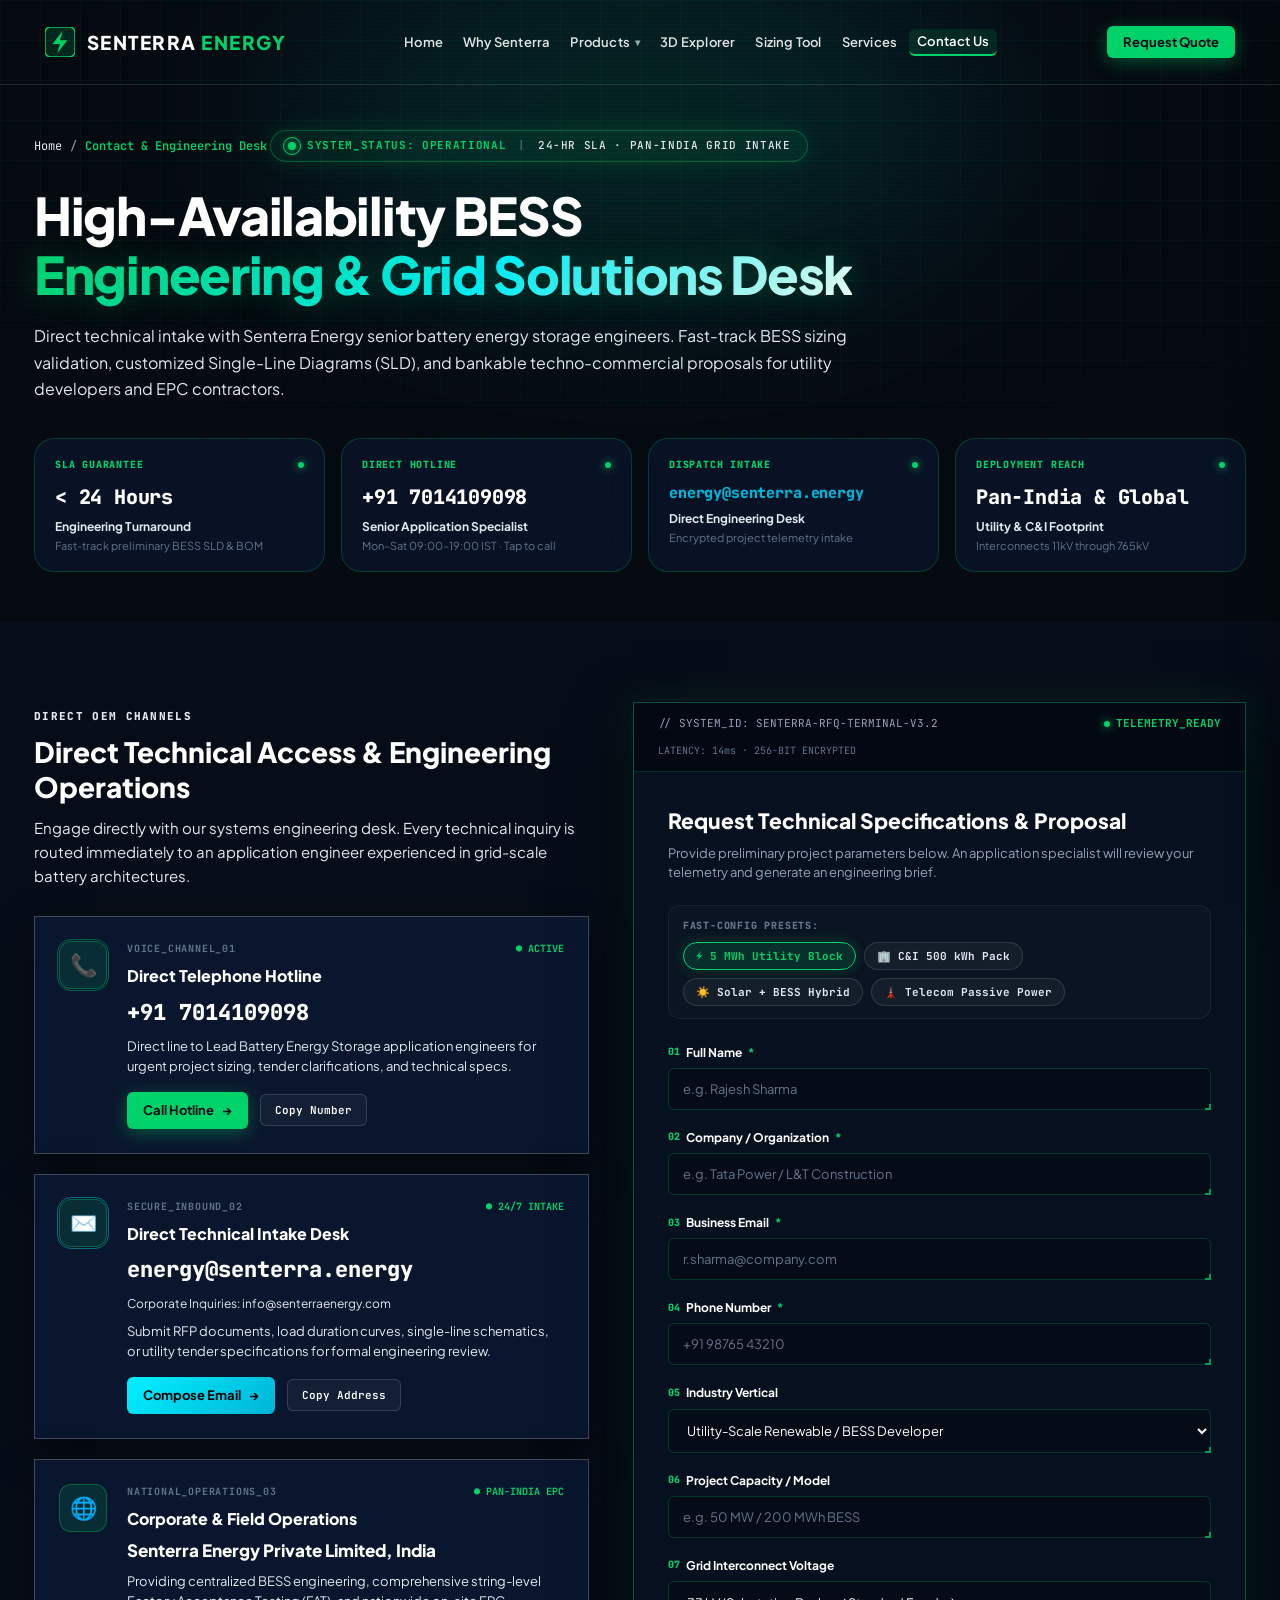
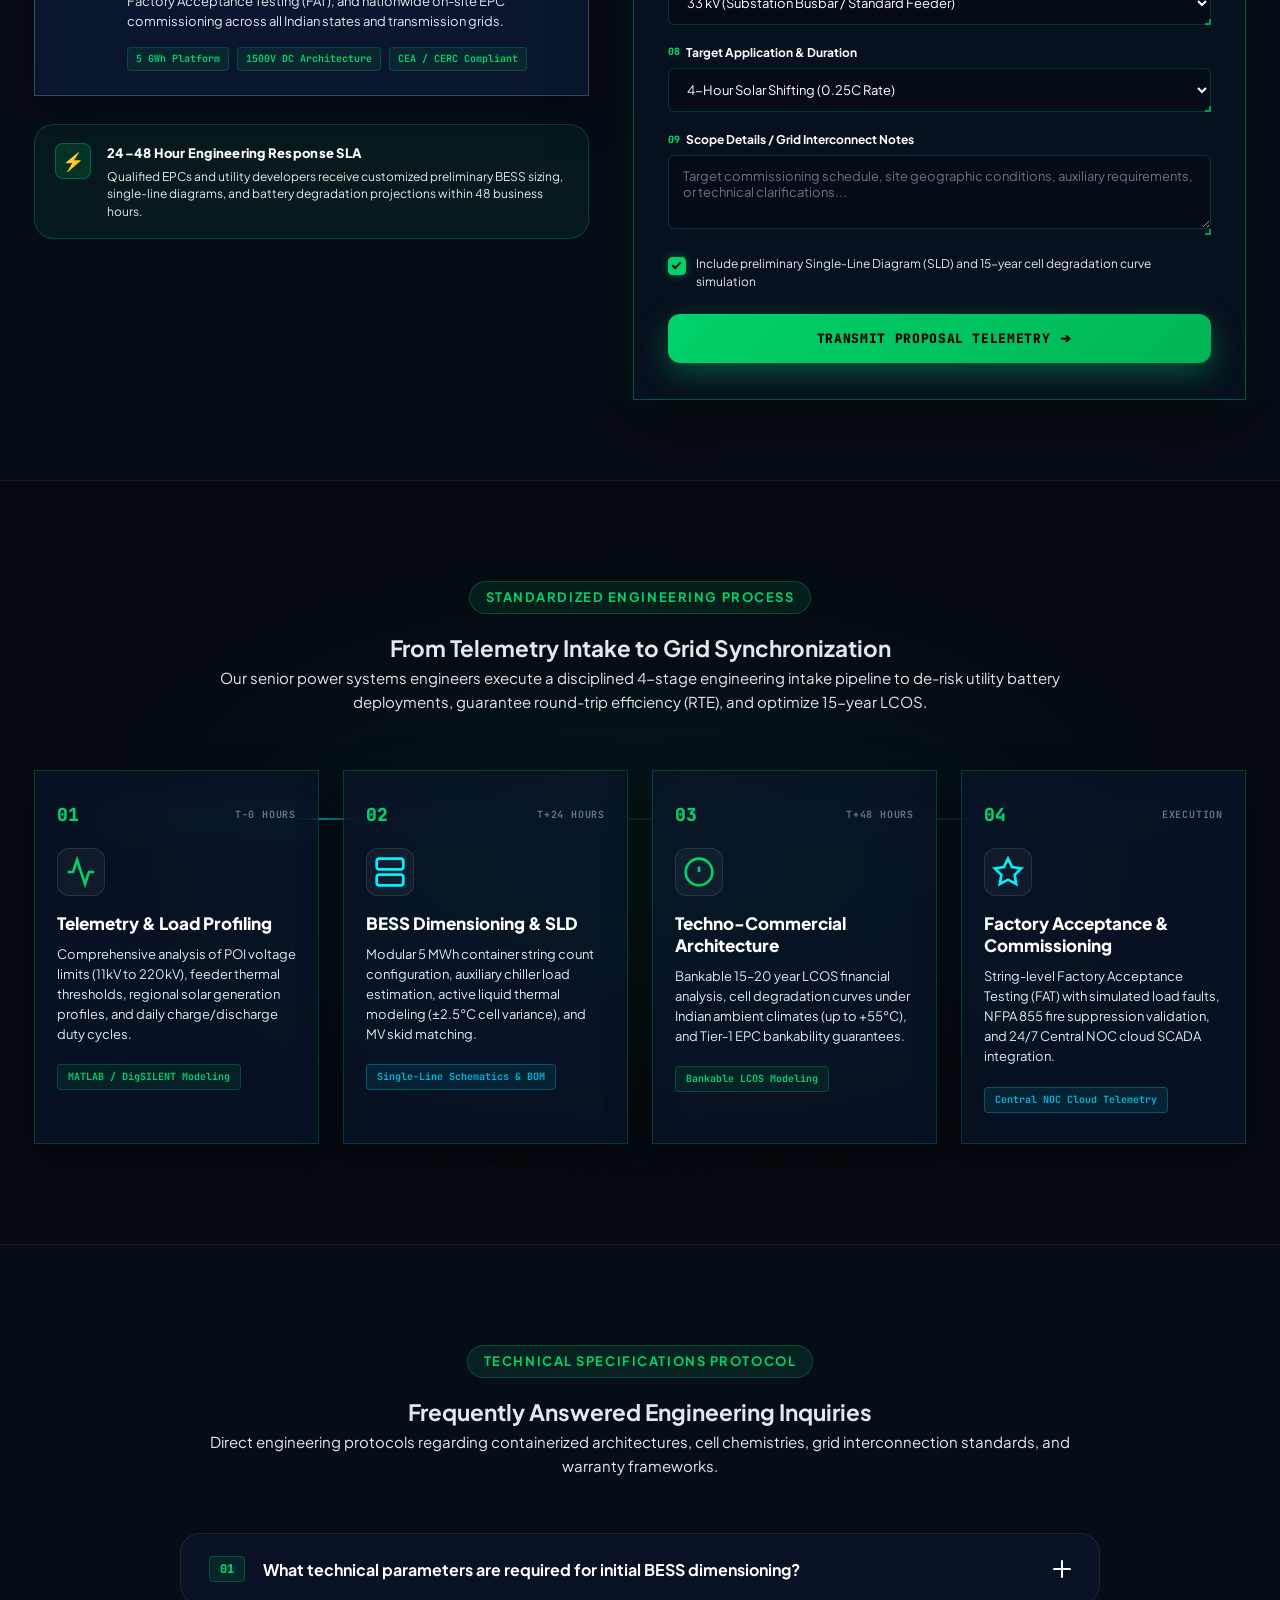
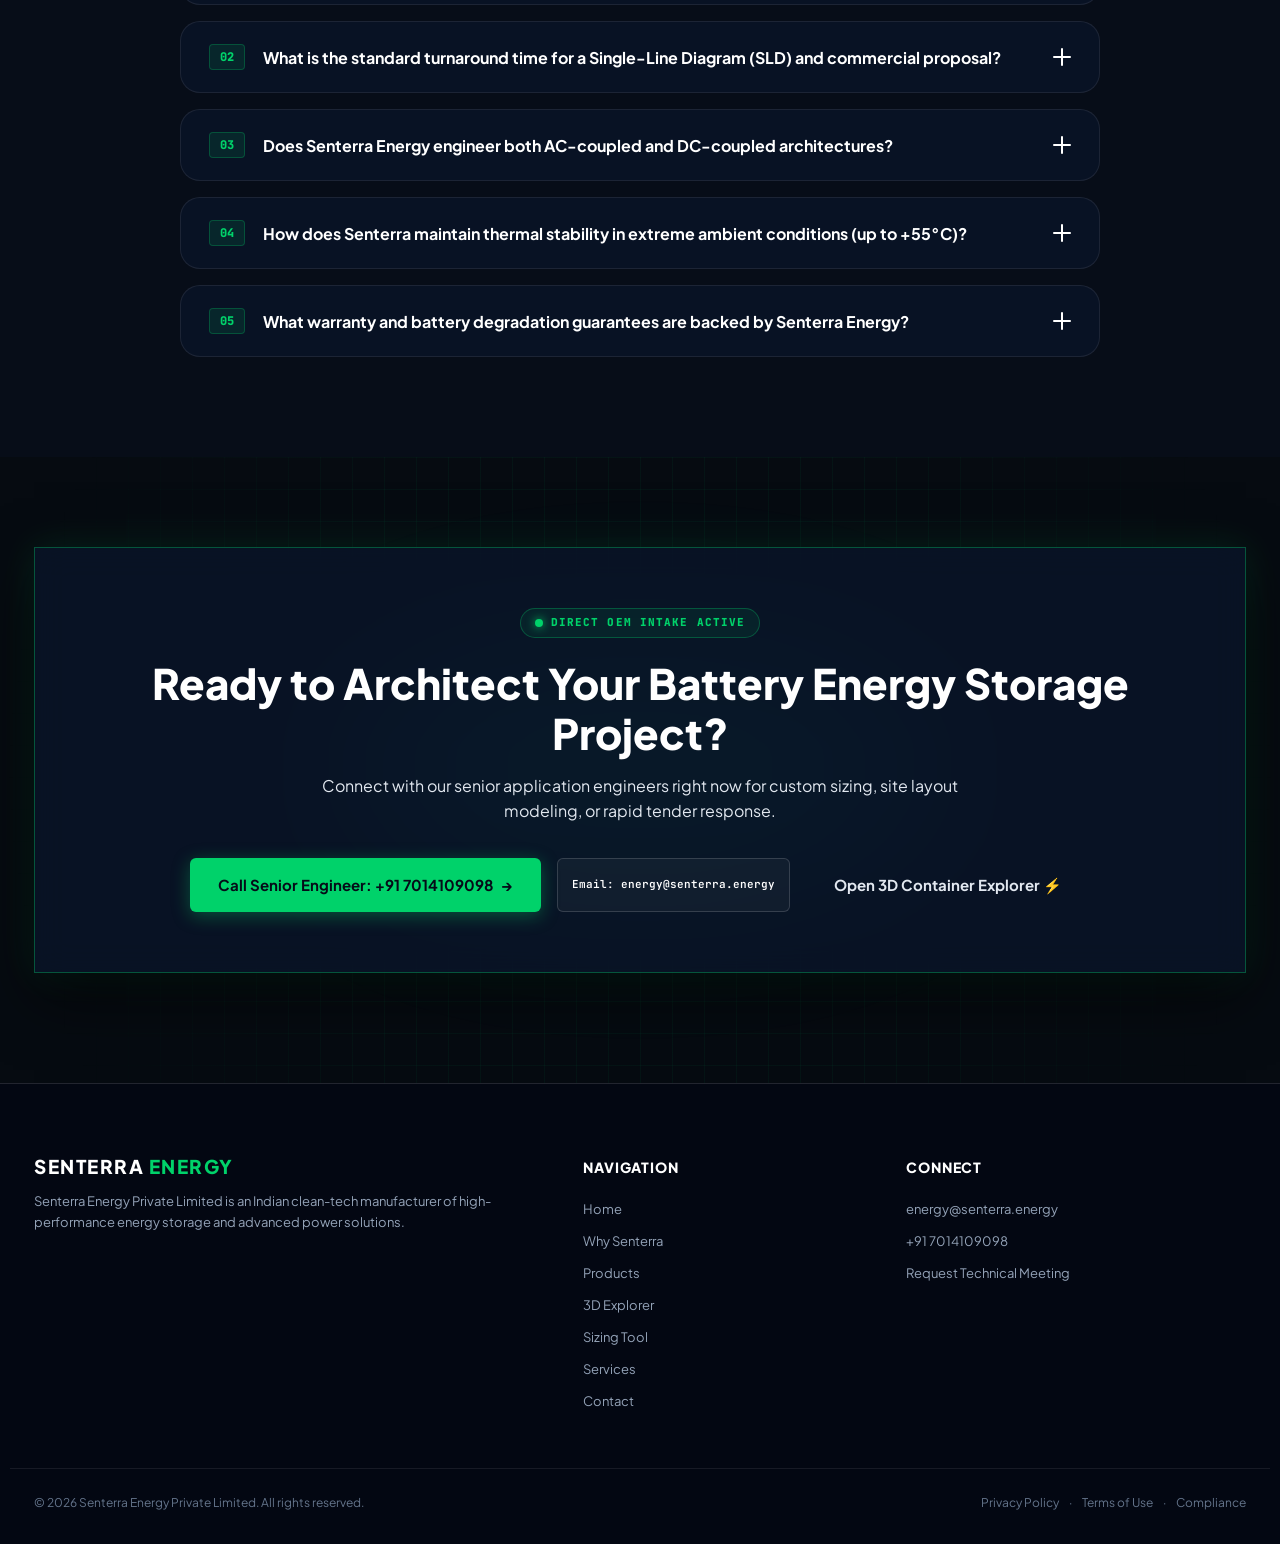
<file: contact.html>
<!DOCTYPE html>
<html lang="en">
<head>
  <meta charset="UTF-8">
  <meta name="viewport" content="width=device-width, initial-scale=1.0">
  <title>Contact OEM Engineering Desk | Utility BESS & Grid Solutions | Senterra Energy</title>
  <meta name="description" content="Connect directly with Senterra Energy OEM engineering desk. Request rapid BESS sizing validation, technical datasheets, SLDs, and turnkey EPC techno-commercial proposals.">
  <link rel="preconnect" href="https://fonts.googleapis.com">
  <link rel="preconnect" href="https://fonts.gstatic.com" crossorigin>
  <link href="https://fonts.googleapis.com/css2?family=Plus+Jakarta+Sans:wght@300;400;500;600;700;800;900&family=JetBrains+Mono:wght@400;500;600;700&display=swap" rel="stylesheet">
  <link rel="stylesheet" href="styles.css">
</head>
<body>

  <!-- Rayzon Solar-Style Branded Page Loader & Transition Curtain -->
  <div id="pageLoader" class="page-loader">
    <div class="loader-content">
      <div class="loader-symbol">
        <svg width="48" height="48" viewBox="0 0 32 32" fill="none">
          <rect width="32" height="32" rx="8" fill="#00D26A" fill-opacity="0.15" stroke="#00D26A" stroke-width="2"/>
          <path d="M19 4L8 18H16L13 28L24 14H16L19 4Z" fill="#00D26A"/>
        </svg>
      </div>
      <div class="loader-text">
        <span>S</span>
        <span>E</span>
        <span>N</span>
        <span>T</span>
        <span>E</span>
        <span>R</span>
        <span>R</span>
        <span>A</span>
      </div>
      <div class="loader-subtext">ENERGY</div>
    </div>
  </div>

  <!-- Floating Navigation Bar -->
  <header class="floating-header" id="navbar">
    <div class="header-inner">
      
      <!-- Brand Logo -->
      <a href="index.html" class="brand-logo" aria-label="Senterra Energy Home">
        <div class="brand-symbol">
          <svg width="30" height="30" viewBox="0 0 32 32" fill="none">
            <rect width="32" height="32" rx="6" fill="#00D26A" fill-opacity="0.15" stroke="#00D26A" stroke-width="1.5"/>
            <path d="M19 4L8 18H16L13 28L24 14H16L19 4Z" fill="#00D26A"/>
          </svg>
        </div>
        <div class="brand-text">
          <div class="logo-main">SENTERRA <span>ENERGY</span></div>
        </div>
      </a>

      <!-- Desktop Nav Links -->
      <nav class="desktop-nav" aria-label="Main Navigation">
        <ul class="nav-links">
          <li class="nav-item"><a href="index.html" class="nav-link">Home</a></li>
          <li class="nav-item"><a href="why-senterra.html" class="nav-link">Why Senterra</a></li>
          
          <!-- Mega Menu Dropdown -->
          <li class="nav-item has-dropdown">
            <a href="products.html" class="nav-link dropdown-toggle" id="productsLink">
              Products <span class="nav-caret">▾</span>
            </a>
            <div class="mega-menu" id="megaMenu">
              <div class="mega-menu-inner">
                <div class="mega-col">
                  <div class="mega-col-title">
                    <span class="icon-bubble bess-bubble">⚡</span>
                    <div>
                      <h4>Utility-Scale BESS</h4>
                      <p>High-capacity containerized platforms</p>
                    </div>
                  </div>
                  <ul class="mega-list">
                    <li><a href="products.html" data-filter="utility" data-prod="5mwh-block">5 MWh DC Battery Block <span>20ft Containerized · 1500V Liquid-Cooled</span></a></li>
                  </ul>
                </div>

                <div class="mega-col">
                  <div class="mega-col-title">
                    <span class="icon-bubble telecom-bubble">🏢</span>
                    <div>
                      <h4>Commercial &amp; Industrial</h4>
                      <p>Turnkey behind-the-meter systems</p>
                    </div>
                  </div>
                  <ul class="mega-list">
                    <li><a href="products.html" data-filter="ci" data-prod="ci-pack">C&amp;I Product &amp; Pack <span>100–500 kWh Outdoor Storage Cabinets</span></a></li>
                  </ul>
                </div>

                <div class="mega-col featured-mega-col">
                  <div class="mega-spotlight">
                    <span class="spotlight-tag">UTILITY BENCHMARK</span>
                    <h5>5 MWh Liquid-Cooled BESS</h5>
                    <p>India's landmark 20ft containerized storage block. Active liquid thermal loop maintains cells within ±2.5°C.</p>
                    <div class="spotlight-metric">
                      <div><span class="s-val">5.01 MWh</span><span class="s-lbl">DC Capacity</span></div>
                      <div><span class="s-val">≥ 6,000</span><span class="s-lbl">Cycles @ 80% DoD</span></div>
                    </div>
                    <button class="btn btn-sm btn-emerald w-full" onclick="openSpecModal('5mwh-block')">View Spec Sheet</button>
                  </div>
                </div>
              </div>
            </div>
          </li>

          <li class="nav-item"><a href="explorer.html" class="nav-link">3D Explorer</a></li>
          <li class="nav-item"><a href="calculator.html" class="nav-link">Sizing Tool</a></li>
          <li class="nav-item"><a href="services.html" class="nav-link">Services</a></li>
          <li class="nav-item"><a href="contact.html" class="nav-link active">Contact Us</a></li>
        </ul>
      </nav>

      <!-- Action Buttons -->
      <div class="header-actions">
        <a href="why-senterra.html" class="pill-btn desktop-only">
          <span>5 GWh Capacity</span>
          <span class="pill-flag">⚡</span>
        </a>

        <button class="btn btn-emerald btn-sm" onclick="openRfqModal()">
          Request Quote
        </button>

        <button class="mobile-toggle" id="mobileToggle" aria-label="Open navigation menu">
          <span></span>
          <span></span>
          <span></span>
        </button>
      </div>
    </div>
  </header>

  <!-- Mobile Drawer Menu -->
  <div class="mobile-drawer" id="mobileDrawer">
    <div class="mobile-drawer-header">
      <div class="brand-logo">
        <span class="logo-main">SENTERRA <span>ENERGY</span></span>
      </div>
      <button class="drawer-close-btn" id="drawerCloseBtn">&times;</button>
    </div>
    <nav class="mobile-nav">
      <ul>
        <li><a href="index.html" class="mobile-link">Home</a></li>
        <li><a href="why-senterra.html" class="mobile-link">Why Senterra</a></li>
        <li><a href="products.html" class="mobile-link">Products &amp; Systems</a></li>
        <li><a href="explorer.html" class="mobile-link">3D Container Explorer</a></li>
        <li><a href="calculator.html" class="mobile-link">BESS Sizing Calculator</a></li>
        <li><a href="services.html" class="mobile-link">Services &amp; Lifecycle AMC</a></li>
        <li><a href="contact.html" class="mobile-link">Contact Us</a></li>
      </ul>
      <div class="mobile-drawer-footer">
        <button class="btn btn-emerald btn-block" onclick="openRfqModal(); closeDrawer();">Request Proposal</button>
        <div class="mobile-contact-info">
          <p>📞 +91 7014109098</p>
          <p>✉️ energy@senterra.energy</p>
          <p>📍 India</p>
        </div>
      </div>
    </nav>
  </div>
  <div class="drawer-overlay" id="drawerOverlay"></div>

  <!-- =========================================================================
       CYBER HERO: SENTERRA ENGINEERING & DISPATCH COMMAND
       ========================================================================= -->
  <section class="contact-cyber-hero" id="contactHero">
    <!-- Ambient Cyber Grid Background & Scanning Light Glow -->
    <div class="cyber-hero-grid-bg" aria-hidden="true"></div>
    <div class="cyber-hero-aurora" aria-hidden="true"></div>
    <div class="cyber-scanline" aria-hidden="true"></div>

    <div class="container contact-cyber-hero-inner">
      <!-- Breadcrumb Bar -->
      <nav class="cyber-breadcrumbs" aria-label="Breadcrumbs">
        <a href="index.html">Home</a>
        <span class="crumb-sep">/</span>
        <span class="crumb-current">Contact &amp; Engineering Desk</span>
      </nav>

      <!-- Live Radar Status Pill -->
      <div class="cyber-status-pill">
        <span class="radar-beacon">
          <span class="radar-ping"></span>
          <span class="radar-dot"></span>
        </span>
        <span class="status-code">SYSTEM_STATUS: OPERATIONAL</span>
        <span class="status-divider">|</span>
        <span class="status-meta">24-HR SLA · PAN-INDIA GRID INTAKE</span>
      </div>

      <!-- Main Headline -->
      <h1 class="cyber-hero-title">
        High-Availability BESS <br>
        <span class="gradient-cyber-text">Engineering &amp; Grid Solutions Desk</span>
      </h1>

      <p class="cyber-hero-lead">
        Direct technical intake with Senterra Energy senior battery energy storage engineers. Fast-track BESS sizing validation, customized Single-Line Diagrams (SLD), and bankable techno-commercial proposals for utility developers and EPC contractors.
      </p>

      <!-- Interactive 4-Chip Telemetry HUD Ribbon -->
      <div class="contact-telemetry-hud" id="telemetryHud">
        <!-- Telemetry 1 -->
        <div class="telemetry-hud-card" data-hud="sla">
          <div class="hud-top-scan"></div>
          <div class="hud-header">
            <span class="hud-tag">SLA GUARANTEE</span>
            <span class="hud-dot active"></span>
          </div>
          <div class="hud-value">&lt; 24 Hours</div>
          <div class="hud-label">Engineering Turnaround</div>
          <div class="hud-detail">Fast-track preliminary BESS SLD &amp; BOM</div>
        </div>

        <!-- Telemetry 2 -->
        <a href="tel:+917014109098" class="telemetry-hud-card clickable-hud" data-hud="voice">
          <div class="hud-top-scan"></div>
          <div class="hud-header">
            <span class="hud-tag">DIRECT HOTLINE</span>
            <span class="hud-dot active pulse"></span>
          </div>
          <div class="hud-value">+91 7014109098</div>
          <div class="hud-label">Senior Application Specialist</div>
          <div class="hud-detail">Mon–Sat 09:00–19:00 IST · Tap to call</div>
        </a>

        <!-- Telemetry 3 -->
        <a href="mailto:energy@senterra.energy" class="telemetry-hud-card clickable-hud" data-hud="email">
          <div class="hud-top-scan"></div>
          <div class="hud-header">
            <span class="hud-tag">DISPATCH INTAKE</span>
            <span class="hud-dot active"></span>
          </div>
          <div class="hud-value hud-email">energy@senterra.energy</div>
          <div class="hud-label">Direct Engineering Desk</div>
          <div class="hud-detail">Encrypted project telemetry intake</div>
        </a>

        <!-- Telemetry 4 -->
        <div class="telemetry-hud-card" data-hud="geo">
          <div class="hud-top-scan"></div>
          <div class="hud-header">
            <span class="hud-tag">DEPLOYMENT REACH</span>
            <span class="hud-dot active"></span>
          </div>
          <div class="hud-value">Pan-India &amp; Global</div>
          <div class="hud-label">Utility &amp; C&amp;I Footprint</div>
          <div class="hud-detail">Interconnects 11kV through 765kV</div>
        </div>
      </div>
    </div>
  </section>

  <!-- =========================================================================
       MAIN COMMAND CENTER: DIRECT DISPATCH CONSOLE & CYBER RFQ TERMINAL
       ========================================================================= -->
  <main class="standalone-section contact-main-wrapper" id="contact">
    <div class="container">
      <div class="contact-cyber-grid">
        
        <!-- ==========================================
             LEFT COLUMN: DIRECT OEM DISPATCH CONSOLE
             ========================================== -->
        <div class="dispatch-console-col">
          <div class="console-header-block">
            <span class="kicker-cyber text-emerald">DIRECT OEM CHANNELS</span>
            <h2 class="console-h2">Direct Technical Access &amp; Engineering Operations</h2>
            <p class="console-lead">
              Engage directly with our systems engineering desk. Every technical inquiry is routed immediately to an application engineer experienced in grid-scale battery architectures.
            </p>
          </div>

          <!-- Channel 1: Direct Voice Dispatch -->
          <div class="dispatch-hologram-card" id="cardPhone">
            <div class="hologram-glow-border"></div>
            <div class="hologram-inner">
              <div class="card-icon-bubble">
                <span class="icon-core">📞</span>
                <span class="pulse-ring"></span>
              </div>
              <div class="card-content">
                <div class="card-meta">
                  <span class="channel-code">VOICE_CHANNEL_01</span>
                  <span class="channel-live-status">● ACTIVE</span>
                </div>
                <h3 class="card-title">Direct Telephone Hotline</h3>
                <div class="channel-primary-val">
                  <a href="tel:+917014109098" class="val-link" id="phoneText">+91 7014109098</a>
                </div>
                <p class="card-desc">
                  Direct line to Lead Battery Energy Storage application engineers for urgent project sizing, tender clarifications, and technical specs.
                </p>
                <div class="card-actions">
                  <a href="tel:+917014109098" class="btn btn-sm btn-emerald">
                    <span>Call Hotline</span>
                    <span class="btn-arrow">→</span>
                  </a>
                  <button type="button" class="btn btn-sm btn-outline-cyber copy-btn" onclick="copyContactDetail('+917014109098', this)">
                    <span class="copy-label">Copy Number</span>
                  </button>
                </div>
              </div>
            </div>
          </div>

          <!-- Channel 2: Encrypted Email Dispatch -->
          <div class="dispatch-hologram-card" id="cardEmail">
            <div class="hologram-glow-border"></div>
            <div class="hologram-inner">
              <div class="card-icon-bubble">
                <span class="icon-core">✉️</span>
                <span class="pulse-ring cyan-ring"></span>
              </div>
              <div class="card-content">
                <div class="card-meta">
                  <span class="channel-code">SECURE_INBOUND_02</span>
                  <span class="channel-live-status text-cyan">● 24/7 INTAKE</span>
                </div>
                <h3 class="card-title">Direct Technical Intake Desk</h3>
                <div class="channel-primary-val">
                  <a href="mailto:energy@senterra.energy" class="val-link text-cyan" id="emailText">energy@senterra.energy</a>
                </div>
                <div class="channel-secondary-val">
                  Corporate Inquiries: <a href="mailto:info@senterraenergy.com">info@senterraenergy.com</a>
                </div>
                <p class="card-desc">
                  Submit RFP documents, load duration curves, single-line schematics, or utility tender specifications for formal engineering review.
                </p>
                <div class="card-actions">
                  <a href="mailto:energy@senterra.energy" class="btn btn-sm btn-cyan">
                    <span>Compose Email</span>
                    <span class="btn-arrow">→</span>
                  </a>
                  <button type="button" class="btn btn-sm btn-outline-cyber copy-btn" onclick="copyContactDetail('energy@senterra.energy', this)">
                    <span class="copy-label">Copy Address</span>
                  </button>
                </div>
              </div>
            </div>
          </div>

          <!-- Channel 3: Corporate & Field Operations -->
          <div class="dispatch-hologram-card" id="cardHQ">
            <div class="hologram-glow-border"></div>
            <div class="hologram-inner">
              <div class="card-icon-bubble">
                <span class="icon-core">🌐</span>
              </div>
              <div class="card-content">
                <div class="card-meta">
                  <span class="channel-code">NATIONAL_OPERATIONS_03</span>
                  <span class="channel-live-status text-emerald">● PAN-INDIA EPC</span>
                </div>
                <h3 class="card-title">Corporate &amp; Field Operations</h3>
                <div class="channel-primary-val plain-val">
                  Senterra Energy Private Limited, India
                </div>
                <p class="card-desc">
                  Providing centralized BESS engineering, comprehensive string-level Factory Acceptance Testing (FAT), and nationwide on-site EPC commissioning across all Indian states and transmission grids.
                </p>
                <div class="card-tags-row">
                  <span class="tech-micro-tag">5 GWh Platform</span>
                  <span class="tech-micro-tag">1500V DC Architecture</span>
                  <span class="tech-micro-tag">CEA / CERC Compliant</span>
                </div>
              </div>
            </div>
          </div>

          <!-- Assurance Guarantee Pill -->
          <div class="cyber-sla-badge">
            <div class="badge-shield-icon">⚡</div>
            <div class="badge-body">
              <div class="badge-title">24–48 Hour Engineering Response SLA</div>
              <p class="badge-text">
                Qualified EPCs and utility developers receive customized preliminary BESS sizing, single-line diagrams, and battery degradation projections within 48 business hours.
              </p>
            </div>
          </div>
        </div>

        <!-- ==========================================
             RIGHT COLUMN: CYBER RFQ SUBMISSION TERMINAL
             ========================================== -->
        <div class="rfq-cyber-terminal" id="rfqTerminal">
          <div class="terminal-frame-glow"></div>
          
          <!-- Terminal Header Bar -->
          <div class="terminal-topbar">
            <div class="terminal-id-chip">
              <span class="terminal-code">// SYSTEM_ID: SENTERRA-RFQ-TERMINAL-V3.2</span>
            </div>
            <div class="terminal-status-chip">
              <span class="terminal-live-dot"></span>
              <span class="terminal-live-text">TELEMETRY_READY</span>
            </div>
            <div class="terminal-crypto-chip">
              <span>LATENCY: 14ms · 256-BIT ENCRYPTED</span>
            </div>
          </div>

          <div class="terminal-body">
            <div class="terminal-title-group">
              <h3 class="terminal-title">Request Technical Specifications &amp; Proposal</h3>
              <p class="terminal-subtitle">
                Provide preliminary project parameters below. An application specialist will review your telemetry and generate an engineering brief.
              </p>
            </div>

            <!-- Fast-Select Scenario Presets -->
            <div class="scenario-preset-selector">
              <span class="preset-label">FAST-CONFIG PRESETS:</span>
              <div class="preset-pills">
                <button type="button" class="preset-pill active" onclick="applyRfqPreset('utility')">
                  ⚡ 5 MWh Utility Block
                </button>
                <button type="button" class="preset-pill" onclick="applyRfqPreset('ci')">
                  🏢 C&amp;I 500 kWh Pack
                </button>
                <button type="button" class="preset-pill" onclick="applyRfqPreset('hybrid')">
                  ☀️ Solar + BESS Hybrid
                </button>
                <button type="button" class="preset-pill" onclick="applyRfqPreset('telecom')">
                  🗼 Telecom Passive Power
                </button>
              </div>
            </div>

            <!-- Interactive Form -->
            <form id="rfqForm" onsubmit="handleRfqSubmit(event)" class="cyber-form">
              <div class="form-row">
                <div class="form-group cyber-group">
                  <label for="rfqName">
                    <span class="label-tech-num">01</span> Full Name <span class="req-star">*</span>
                  </label>
                  <div class="input-wrap">
                    <input type="text" id="rfqName" required placeholder="e.g. Rajesh Sharma" autocomplete="name">
                    <span class="cyber-corner-bracket"></span>
                  </div>
                </div>
                <div class="form-group cyber-group">
                  <label for="rfqCompany">
                    <span class="label-tech-num">02</span> Company / Organization <span class="req-star">*</span>
                  </label>
                  <div class="input-wrap">
                    <input type="text" id="rfqCompany" required placeholder="e.g. Tata Power / L&amp;T Construction" autocomplete="organization">
                    <span class="cyber-corner-bracket"></span>
                  </div>
                </div>
              </div>

              <div class="form-row">
                <div class="form-group cyber-group">
                  <label for="rfqEmail">
                    <span class="label-tech-num">03</span> Business Email <span class="req-star">*</span>
                  </label>
                  <div class="input-wrap">
                    <input type="email" id="rfqEmail" required placeholder="r.sharma@company.com" autocomplete="email">
                    <span class="cyber-corner-bracket"></span>
                  </div>
                </div>
                <div class="form-group cyber-group">
                  <label for="rfqPhone">
                    <span class="label-tech-num">04</span> Phone Number <span class="req-star">*</span>
                  </label>
                  <div class="input-wrap">
                    <input type="tel" id="rfqPhone" required placeholder="+91 98765 43210" autocomplete="tel">
                    <span class="cyber-corner-bracket"></span>
                  </div>
                </div>
              </div>

              <div class="form-row">
                <div class="form-group cyber-group">
                  <label for="rfqSector">
                    <span class="label-tech-num">05</span> Industry Vertical
                  </label>
                  <div class="input-wrap select-wrap">
                    <select id="rfqSector">
                      <option value="bess-utility">Utility-Scale Renewable / BESS Developer</option>
                      <option value="epc">EPC Contractor (Solar / Substation / Infra)</option>
                      <option value="ci">Commercial &amp; Industrial Storage (C&amp;I)</option>
                      <option value="telecom">Telecom Operator / TowerCo Passive Power</option>
                      <option value="discom">State Discom / Transmission Utility</option>
                    </select>
                    <span class="cyber-corner-bracket"></span>
                  </div>
                </div>
                <div class="form-group cyber-group">
                  <label for="rfqCapacity">
                    <span class="label-tech-num">06</span> Project Capacity / Model
                  </label>
                  <div class="input-wrap">
                    <input type="text" id="rfqCapacity" placeholder="e.g. 50 MW / 200 MWh BESS">
                    <span class="cyber-corner-bracket"></span>
                  </div>
                </div>
              </div>

              <div class="form-row">
                <div class="form-group cyber-group">
                  <label for="rfqVoltage">
                    <span class="label-tech-num">07</span> Grid Interconnect Voltage
                  </label>
                  <div class="input-wrap select-wrap">
                    <select id="rfqVoltage">
                      <option value="33kv">33 kV (Substation Busbar / Standard Feeder)</option>
                      <option value="11kv">11 kV (Distribution Feeder / Industrial)</option>
                      <option value="66kv">66 kV (Regional Transmission Pooling)</option>
                      <option value="132kv">132 kV (Grid Substation Step-up)</option>
                      <option value="220kv">220 kV / 400 kV (ISTS High-Voltage Grid)</option>
                      <option value="lt">415V LT (Behind-the-Meter Commercial)</option>
                    </select>
                    <span class="cyber-corner-bracket"></span>
                  </div>
                </div>
                <div class="form-group cyber-group">
                  <label for="rfqDutyCycle">
                    <span class="label-tech-num">08</span> Target Application &amp; Duration
                  </label>
                  <div class="input-wrap select-wrap">
                    <select id="rfqDutyCycle">
                      <option value="4h">4-Hour Solar Shifting (0.25C Rate)</option>
                      <option value="2h">2-Hour Peak Shaving (0.5C Rate)</option>
                      <option value="1h">1-Hour Fast Frequency Response (1.0C Rate)</option>
                      <option value="hybrid">Microgrid Diesel Displacement</option>
                      <option value="telecom">Telecom 48V DC Backup &amp; Cycling</option>
                    </select>
                    <span class="cyber-corner-bracket"></span>
                  </div>
                </div>
              </div>

              <div class="form-group cyber-group">
                <label for="rfqMessage">
                  <span class="label-tech-num">09</span> Scope Details / Grid Interconnect Notes
                </label>
                <div class="input-wrap">
                  <textarea id="rfqMessage" rows="3" placeholder="Target commissioning schedule, site geographic conditions, auxiliary requirements, or technical clarifications..."></textarea>
                  <span class="cyber-corner-bracket"></span>
                </div>
              </div>

              <!-- SLD Request Checkbox -->
              <div class="sld-checkbox-row">
                <label class="custom-cyber-checkbox">
                  <input type="checkbox" id="rfqRequestSld" checked>
                  <span class="checkbox-indicator"></span>
                  <span class="checkbox-label-text">
                    Include preliminary Single-Line Diagram (SLD) and 15-year cell degradation curve simulation
                  </span>
                </label>
              </div>

              <!-- Submit Button -->
              <button type="submit" class="btn btn-emerald btn-block btn-lg cyber-submit-btn" id="rfqSubmitBtn">
                <span class="submit-btn-glow"></span>
                <span class="btn-text">TRANSMIT PROPOSAL TELEMETRY</span>
                <span class="btn-arrow-cyber">➔</span>
              </button>

              <div id="rfqStatus" class="form-status-msg"></div>
            </form>
          </div>
        </div>

      </div>
    </div>
  </main>

  <!-- =========================================================================
       SECTION 2: SEQUENTIAL 4-STEP TECHNICAL INTAKE WORKFLOW PIPELINE
       ========================================================================= -->
  <section class="contact-pipeline-section" id="pipelineSection">
    <div class="pipeline-ambient-glow" aria-hidden="true"></div>
    <div class="container">
      
      <div class="senterra-section-header text-center">
        <span class="senterra-kicker">STANDARDIZED ENGINEERING PROCESS</span>
        <h2 class="senterra-title">From Telemetry Intake to Grid Synchronization</h2>
        <p class="senterra-subtitle">
          Our senior power systems engineers execute a disciplined 4-stage engineering intake pipeline to de-risk utility battery deployments, guarantee round-trip efficiency (RTE), and optimize 15-year LCOS.
        </p>
      </div>

      <!-- Animated Pipeline Steps Grid with Connecting Laser Line -->
      <div class="pipeline-workflow-container">
        <div class="pipeline-track-line" aria-hidden="true">
          <div class="pipeline-track-glow" id="pipelineTrackGlow"></div>
        </div>

        <div class="pipeline-steps-grid">
          
          <!-- Step 1 -->
          <div class="pipeline-step-card" data-step="1">
            <div class="step-card-glass"></div>
            <div class="step-badge">
              <span class="badge-idx">01</span>
              <span class="badge-time">T-0 HOURS</span>
            </div>
            <div class="step-icon-wrap">
              <svg width="32" height="32" viewBox="0 0 24 24" fill="none" stroke="#00D26A" stroke-width="2">
                <path d="M22 12h-4l-3 9L9 3l-3 9H2"/>
              </svg>
            </div>
            <h3 class="step-title">Telemetry &amp; Load Profiling</h3>
            <p class="step-desc">
              Comprehensive analysis of POI voltage limits (11kV to 220kV), feeder thermal thresholds, regional solar generation profiles, and daily charge/discharge duty cycles.
            </p>
            <div class="step-tech-tag">MATLAB / DigSILENT Modeling</div>
          </div>

          <!-- Step 2 -->
          <div class="pipeline-step-card" data-step="2">
            <div class="step-card-glass"></div>
            <div class="step-badge">
              <span class="badge-idx">02</span>
              <span class="badge-time">T+24 HOURS</span>
            </div>
            <div class="step-icon-wrap">
              <svg width="32" height="32" viewBox="0 0 24 24" fill="none" stroke="#00F0FF" stroke-width="2">
                <rect x="2" y="2" width="20" height="8" rx="2" ry="2"/>
                <rect x="2" y="14" width="20" height="8" rx="2" ry="2"/>
                <line x1="6" y1="6" x2="6.01" y2="6"/>
                <line x1="6" y1="18" x2="6.01" y2="18"/>
              </svg>
            </div>
            <h3 class="step-title">BESS Dimensioning &amp; SLD</h3>
            <p class="step-desc">
              Modular 5 MWh container string count configuration, auxiliary chiller load estimation, active liquid thermal modeling (±2.5°C cell variance), and MV skid matching.
            </p>
            <div class="step-tech-tag cyan-tag">Single-Line Schematics &amp; BOM</div>
          </div>

          <!-- Step 3 -->
          <div class="pipeline-step-card" data-step="3">
            <div class="step-card-glass"></div>
            <div class="step-badge">
              <span class="badge-idx">03</span>
              <span class="badge-time">T+48 HOURS</span>
            </div>
            <div class="step-icon-wrap">
              <svg width="32" height="32" viewBox="0 0 24 24" fill="none" stroke="#00D26A" stroke-width="2">
                <circle cx="12" cy="12" r="10"/>
                <line x1="12" y1="8" x2="12" y2="12"/>
                <line x1="12" y1="16" x2="12.01" y2="16"/>
              </svg>
            </div>
            <h3 class="step-title">Techno-Commercial Architecture</h3>
            <p class="step-desc">
              Bankable 15–20 year LCOS financial analysis, cell degradation curves under Indian ambient climates (up to +55°C), and Tier-1 EPC bankability guarantees.
            </p>
            <div class="step-tech-tag">Bankable LCOS Modeling</div>
          </div>

          <!-- Step 4 -->
          <div class="pipeline-step-card" data-step="4">
            <div class="step-card-glass"></div>
            <div class="step-badge">
              <span class="badge-idx">04</span>
              <span class="badge-time">EXECUTION</span>
            </div>
            <div class="step-icon-wrap">
              <svg width="32" height="32" viewBox="0 0 24 24" fill="none" stroke="#00F0FF" stroke-width="2">
                <polygon points="12 2 15.09 8.26 22 9.27 17 14.14 18.18 21.02 12 17.77 5.82 21.02 7 14.14 2 9.27 8.91 8.26 12 2"/>
              </svg>
            </div>
            <h3 class="step-title">Factory Acceptance &amp; Commissioning</h3>
            <p class="step-desc">
              String-level Factory Acceptance Testing (FAT) with simulated load faults, NFPA 855 fire suppression validation, and 24/7 Central NOC cloud SCADA integration.
            </p>
            <div class="step-tech-tag cyan-tag">Central NOC Cloud Telemetry</div>
          </div>

        </div>
      </div>

    </div>
  </section>

  <!-- =========================================================================
       SECTION 3: TECHNICAL SPECIFICATIONS & ENGINEERING FAQ ACCORDION
       ========================================================================= -->
  <section class="contact-faq-section" id="faqSection">
    <div class="container">
      
      <div class="senterra-section-header text-center">
        <span class="senterra-kicker">TECHNICAL SPECIFICATIONS PROTOCOL</span>
        <h2 class="senterra-title">Frequently Answered Engineering Inquiries</h2>
        <p class="senterra-subtitle">
          Direct engineering protocols regarding containerized architectures, cell chemistries, grid interconnection standards, and warranty frameworks.
        </p>
      </div>

      <!-- High-Tech Cyber Accordion Matrix -->
      <div class="faq-accordion-matrix">
        
        <!-- FAQ 1 -->
        <div class="faq-accordion-item" data-faq="1">
          <button type="button" class="faq-accordion-trigger" aria-expanded="false" onclick="toggleFaqAccordion(this)">
            <span class="faq-index-chip">01</span>
            <span class="faq-question-text">What technical parameters are required for initial BESS dimensioning?</span>
            <span class="faq-toggle-icon">
              <span class="toggle-line horiz"></span>
              <span class="toggle-line vert"></span>
            </span>
          </button>
          <div class="faq-accordion-panel">
            <div class="faq-panel-inner">
              <p>
                To generate an accurate BESS dimensioning simulation, our engineering desk requires five foundational parameters:
              </p>
              <ul class="faq-tech-list">
                <li><strong>Rated Power &amp; Energy Capacity:</strong> Target MW and MWh (or desired duration: e.g. 2h, 4h, or 6h).</li>
                <li><strong>Point of Interconnection (POI) Voltage:</strong> Typically 11 kV, 33 kV, 66 kV, or 132 kV grid connection.</li>
                <li><strong>Application Profile:</strong> Peak shifting, transmission congestion relief, solar curtailment reduction, or frequency regulation.</li>
                <li><strong>Ambient Site Conditions:</strong> Minimum/maximum ambient temperatures, humidity, and elevation above sea level.</li>
                <li><strong>Duty Cycle Frequency:</strong> Daily cycle count (e.g. 1.0 or 1.5 equivalent full cycles per day at 80% DoD).</li>
              </ul>
            </div>
          </div>
        </div>

        <!-- FAQ 2 -->
        <div class="faq-accordion-item" data-faq="2">
          <button type="button" class="faq-accordion-trigger" aria-expanded="false" onclick="toggleFaqAccordion(this)">
            <span class="faq-index-chip">02</span>
            <span class="faq-question-text">What is the standard turnaround time for a Single-Line Diagram (SLD) and commercial proposal?</span>
            <span class="faq-toggle-icon">
              <span class="toggle-line horiz"></span>
              <span class="toggle-line vert"></span>
            </span>
          </button>
          <div class="faq-accordion-panel">
            <div class="faq-panel-inner">
              <p>
                For standard containerized configurations utilizing our <strong>5 MWh DC Liquid-Cooled Battery Block</strong> or modular C&amp;I cabinets, our engineering desk delivers preliminary Single-Line Diagrams (SLD), site layout footprints, and budgetary techno-commercial models within <strong>24 to 48 business hours</strong> following submission.
              </p>
            </div>
          </div>
        </div>

        <!-- FAQ 3 -->
        <div class="faq-accordion-item" data-faq="3">
          <button type="button" class="faq-accordion-trigger" aria-expanded="false" onclick="toggleFaqAccordion(this)">
            <span class="faq-index-chip">03</span>
            <span class="faq-question-text">Does Senterra Energy engineer both AC-coupled and DC-coupled architectures?</span>
            <span class="faq-toggle-icon">
              <span class="toggle-line horiz"></span>
              <span class="toggle-line vert"></span>
            </span>
          </button>
          <div class="faq-accordion-panel">
            <div class="faq-panel-inner">
              <p>
                Yes. Senterra engineers turnkey solutions for both topologies:
              </p>
              <ul class="faq-tech-list">
                <li><strong>AC-Coupled Topologies:</strong> Ideal for standalone grid-scale BESS, brownfield retrofits, and microgrids. Each block couples through dedicated bi-directional Power Conversion System (PCS) skids and MV step-up transformers.</li>
                <li><strong>DC-Coupled Topologies:</strong> Optimized for co-located solar-plus-storage projects to eliminate duplicate inverter stages, reduce clipping losses, and achieve lower overall balance-of-plant (BOP) capital expenditure.</li>
              </ul>
            </div>
          </div>
        </div>

        <!-- FAQ 4 -->
        <div class="faq-accordion-item" data-faq="4">
          <button type="button" class="faq-accordion-trigger" aria-expanded="false" onclick="toggleFaqAccordion(this)">
            <span class="faq-index-chip">04</span>
            <span class="faq-question-text">How does Senterra maintain thermal stability in extreme ambient conditions (up to +55°C)?</span>
            <span class="faq-toggle-icon">
              <span class="toggle-line horiz"></span>
              <span class="toggle-line vert"></span>
            </span>
          </button>
          <div class="faq-accordion-panel">
            <div class="faq-panel-inner">
              <p>
                Our flagship 5 MWh container incorporates dual independent active liquid chilling loops (2x 45 kW) circulating glycol-water coolant directly through cold plates between high-density prismatic LiFePO₄ cells. This active thermal architecture keeps cell-to-cell thermal variance strictly within <strong>±2.5°C</strong> across the entire 20ft enclosure, preventing thermal runaway and degradation hot spots even in high ambient Indian desert climates.
              </p>
            </div>
          </div>
        </div>

        <!-- FAQ 5 -->
        <div class="faq-accordion-item" data-faq="5">
          <button type="button" class="faq-accordion-trigger" aria-expanded="false" onclick="toggleFaqAccordion(this)">
            <span class="faq-index-chip">05</span>
            <span class="faq-question-text">What warranty and battery degradation guarantees are backed by Senterra Energy?</span>
            <span class="faq-toggle-icon">
              <span class="toggle-line horiz"></span>
              <span class="toggle-line vert"></span>
            </span>
          </button>
          <div class="faq-accordion-panel">
            <div class="faq-panel-inner">
              <p>
                Senterra Energy backs all utility and C&amp;I installations with bankable <strong>10 to 15-year performance warranties</strong>. This includes:
              </p>
              <ul class="faq-tech-list">
                <li><strong>Capacity Retention Guarantee:</strong> ≥ 70% retention at 6,000 to 8,000 equivalent full cycles (80% DoD).</li>
                <li><strong>System Availability Guarantee:</strong> ≥ 98% operational uptime backed by cloud SCADA edge monitoring.</li>
                <li><strong>Round-Trip Efficiency (RTE):</strong> Guaranteed AC-to-AC round-trip efficiency of ≥ 88% throughout the operational warranty lifecycle.</li>
              </ul>
            </div>
          </div>
        </div>

      </div>

    </div>
  </section>

  <!-- =========================================================================
       SECTION 4: DIRECT HIGH-VOLTAGE CTA COMMAND BANNER
       ========================================================================= -->
  <section class="contact-cta-cyber-banner">
    <div class="banner-laser-grid" aria-hidden="true"></div>
    <div class="banner-pulse-halo" aria-hidden="true"></div>
    <div class="container">
      <div class="cyber-banner-inner">
        <div class="cyber-banner-content">
          <div class="banner-kicker-tag">
            <span class="radar-dot active"></span>
            <span>DIRECT OEM INTAKE ACTIVE</span>
          </div>
          <h2 class="banner-title">Ready to Architect Your Battery Energy Storage Project?</h2>
          <p class="banner-desc">
            Connect with our senior application engineers right now for custom sizing, site layout modeling, or rapid tender response.
          </p>
          <div class="banner-buttons-row">
            <a href="tel:+917014109098" class="btn btn-emerald btn-lg">
              <span>Call Senior Engineer: +91 7014109098</span>
              <span class="btn-arrow">→</span>
            </a>
            <a href="mailto:energy@senterra.energy" class="btn btn-outline-cyber btn-lg">
              <span>Email: energy@senterra.energy</span>
            </a>
            <a href="explorer.html" class="btn btn-glass btn-lg">
              <span>Open 3D Container Explorer ⚡</span>
            </a>
          </div>
        </div>
      </div>
    </div>
  </section>

  <!-- Modern Clean Footer -->
  <footer class="site-footer">
    <div class="container footer-grid">
      <div class="footer-brand-col">
        <div class="brand-logo">
          <span class="logo-main">SENTERRA <span>ENERGY</span></span>
        </div>
        <p class="footer-desc">
          Senterra Energy Private Limited is an Indian clean-tech manufacturer of high-performance energy storage and advanced power solutions.
        </p>
      </div>

      <div class="footer-links-col">
        <h4>Navigation</h4>
        <ul>
          <li><a href="index.html">Home</a></li>
          <li><a href="why-senterra.html">Why Senterra</a></li>
          <li><a href="products.html">Products</a></li>
          <li><a href="explorer.html">3D Explorer</a></li>
          <li><a href="calculator.html">Sizing Tool</a></li>
          <li><a href="services.html">Services</a></li>
          <li><a href="contact.html">Contact</a></li>
        </ul>
      </div>

      <div class="footer-links-col">
        <h4>Connect</h4>
        <ul>
          <li><a href="mailto:energy@senterra.energy">energy@senterra.energy</a></li>
          <li><a href="tel:+917014109098">+91 7014109098</a></li>
          <li><a href="contact.html">Request Technical Meeting</a></li>
        </ul>
      </div>
    </div>

    <div class="container footer-bottom-bar">
      <p>&copy; 2026 Senterra Energy Private Limited. All rights reserved.</p>
      <div class="footer-legal-links">
        <a href="#">Privacy Policy</a>
        <span>·</span>
        <a href="#">Terms of Use</a>
        <span>·</span>
        <a href="#">Compliance</a>
      </div>
    </div>
  </footer>

  <!-- Technical Spec Sheet Modal -->
  <div class="modal-overlay" id="specModalOverlay">
    <div class="modal-window" role="dialog" aria-modal="true" aria-labelledby="modalProductTitle">
      <div class="modal-header">
        <div>
          <span class="modal-cat-tag" id="modalProductCategory">ENERGY STORAGE</span>
          <h3 id="modalProductTitle">5 MWh DC Battery Block</h3>
        </div>
        <button class="modal-close" onclick="closeSpecModal()" aria-label="Close Modal">&times;</button>
      </div>
      <div class="modal-body" id="modalProductContent"></div>
      <div class="modal-footer">
        <button class="btn btn-outline-white" onclick="closeSpecModal()">Close</button>
        <button class="btn btn-emerald" onclick="initiateRfqForModalProduct()">Request Sizing &amp; Pricing</button>
      </div>
    </div>
  </div>

  <!-- Toast Notification Container -->
  <div class="toast-container" id="toastContainer"></div>

  <!-- Scripts -->
  <script src="app.js"></script>
</body>
</html>
</file>
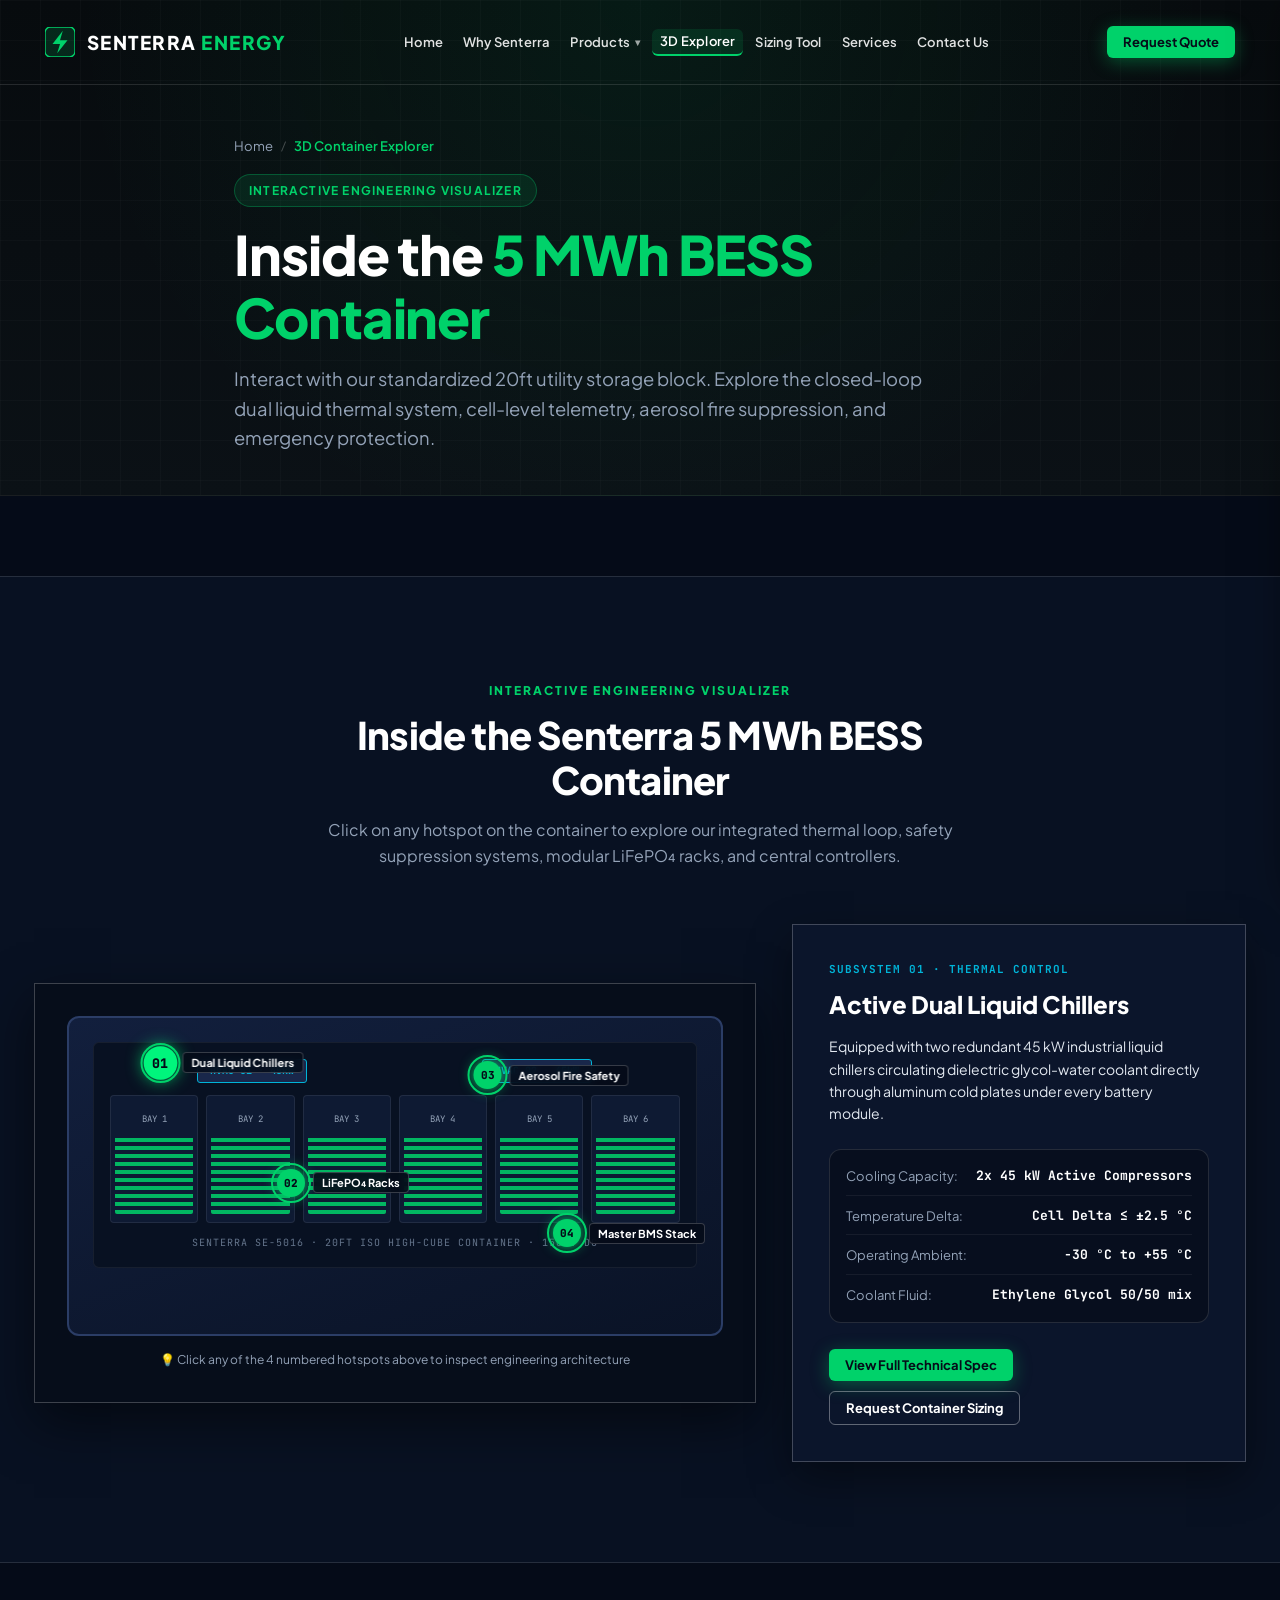
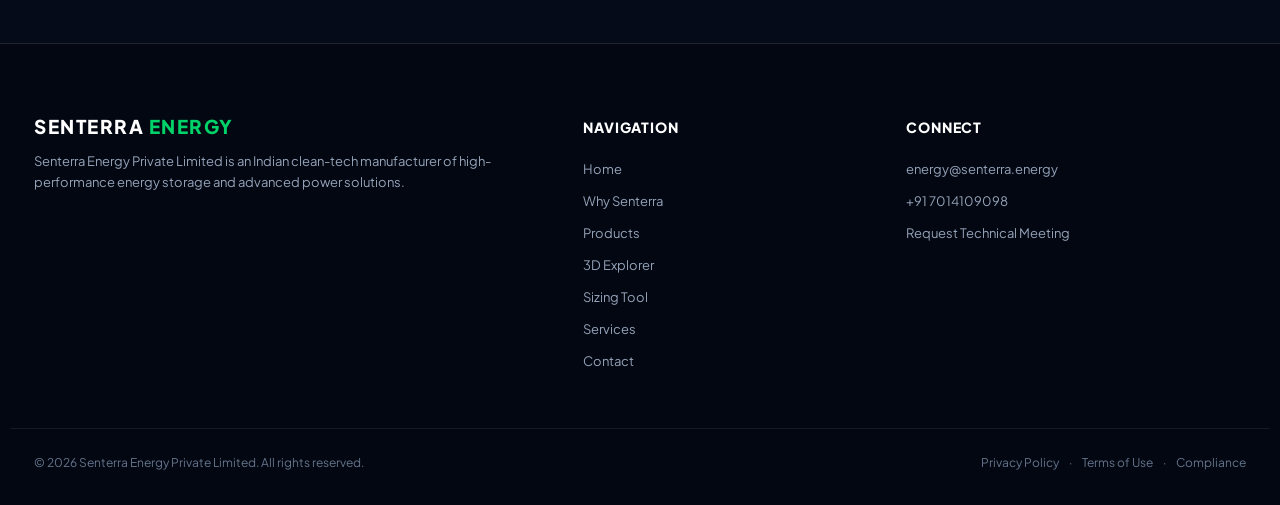
<file: explorer.html>
<!DOCTYPE html>
<html lang="en">
<head>
  <meta charset="UTF-8">
  <meta name="viewport" content="width=device-width, initial-scale=1.0">
  <title>3D Container Explorer | 5 MWh BESS Subsystem Visualizer | Senterra Energy</title>
  <meta name="description" content="Interactive 3D container explorer for Senterra 5 MWh liquid-cooled BESS. Inspect dual liquid chillers, LiFePO4 battery racks, aerosol fire suppression, and BMS architecture.">
  <link rel="preconnect" href="https://fonts.googleapis.com">
  <link rel="preconnect" href="https://fonts.gstatic.com" crossorigin>
  <link href="https://fonts.googleapis.com/css2?family=Plus+Jakarta+Sans:wght@300;400;500;600;700;800;900&family=JetBrains+Mono:wght@400;500;600;700&display=swap" rel="stylesheet">
  <link rel="stylesheet" href="styles.css">
</head>
<body>

  <!-- Rayzon Solar-Style Branded Page Loader & Transition Curtain -->
  <div id="pageLoader" class="page-loader">
    <div class="loader-content">
      <div class="loader-symbol">
        <svg width="48" height="48" viewBox="0 0 32 32" fill="none">
          <rect width="32" height="32" rx="8" fill="#00D26A" fill-opacity="0.15" stroke="#00D26A" stroke-width="2"/>
          <path d="M19 4L8 18H16L13 28L24 14H16L19 4Z" fill="#00D26A"/>
        </svg>
      </div>
      <div class="loader-text">
        <span>S</span>
        <span>E</span>
        <span>N</span>
        <span>T</span>
        <span>E</span>
        <span>R</span>
        <span>R</span>
        <span>A</span>
      </div>
      <div class="loader-subtext">ENERGY</div>
    </div>
  </div>


  <!-- Floating Navigation Bar -->
  <header class="floating-header" id="navbar">
    <div class="header-inner">
      
      <!-- Brand Logo -->
      <a href="index.html" class="brand-logo" aria-label="Senterra Energy Home">
        <div class="brand-symbol">
          <svg width="30" height="30" viewBox="0 0 32 32" fill="none">
            <rect width="32" height="32" rx="6" fill="#00D26A" fill-opacity="0.15" stroke="#00D26A" stroke-width="1.5"/>
            <path d="M19 4L8 18H16L13 28L24 14H16L19 4Z" fill="#00D26A"/>
          </svg>
        </div>
        <div class="brand-text">
          <div class="logo-main">SENTERRA <span>ENERGY</span></div>
        </div>
      </a>

      <!-- Desktop Nav Links -->
      <nav class="desktop-nav" aria-label="Main Navigation">
        <ul class="nav-links">
          <li class="nav-item"><a href="index.html" class="nav-link">Home</a></li>
          <li class="nav-item"><a href="why-senterra.html" class="nav-link">Why Senterra</a></li>
          
          <!-- Mega Menu Dropdown -->
          <li class="nav-item has-dropdown">
            <a href="products.html" class="nav-link dropdown-toggle" id="productsLink">
              Products <span class="nav-caret">▾</span>
            </a>
            <div class="mega-menu" id="megaMenu">
              <div class="mega-menu-inner">
                <div class="mega-col">
                  <div class="mega-col-title">
                    <span class="icon-bubble bess-bubble">⚡</span>
                    <div>
                      <h4>Utility-Scale BESS</h4>
                      <p>High-capacity containerized platforms</p>
                    </div>
                  </div>
                  <ul class="mega-list">
                    <li><a href="products.html" data-filter="utility" data-prod="5mwh-block">5 MWh DC Battery Block <span>20ft Containerized · 1500V Liquid-Cooled</span></a></li>
                  </ul>
                </div>

                <div class="mega-col">
                  <div class="mega-col-title">
                    <span class="icon-bubble telecom-bubble">🏢</span>
                    <div>
                      <h4>Commercial &amp; Industrial</h4>
                      <p>Turnkey behind-the-meter systems</p>
                    </div>
                  </div>
                  <ul class="mega-list">
                    <li><a href="products.html" data-filter="ci" data-prod="ci-pack">C&amp;I Product &amp; Pack <span>100–500 kWh Outdoor Storage Cabinets</span></a></li>
                  </ul>
                </div>

                <div class="mega-col featured-mega-col">
                  <div class="mega-spotlight">
                    <span class="spotlight-tag">UTILITY BENCHMARK</span>
                    <h5>5 MWh Liquid-Cooled BESS</h5>
                    <p>India's landmark 20ft containerized storage block. Active liquid thermal loop maintains cells within ±2.5°C.</p>
                    <div class="spotlight-metric">
                      <div><span class="s-val">5.01 MWh</span><span class="s-lbl">DC Capacity</span></div>
                      <div><span class="s-val">≥ 6,000</span><span class="s-lbl">Cycles @ 80% DoD</span></div>
                    </div>
                    <button class="btn btn-sm btn-emerald w-full" onclick="openSpecModal('5mwh-block')">View Spec Sheet</button>
                  </div>
                </div>
              </div>
            </div>
          </li>

          <li class="nav-item"><a href="explorer.html" class="nav-link">3D Explorer</a></li>
          <li class="nav-item"><a href="calculator.html" class="nav-link">Sizing Tool</a></li>
          <li class="nav-item"><a href="services.html" class="nav-link">Services</a></li>
          <li class="nav-item"><a href="contact.html" class="nav-link">Contact Us</a></li>
        </ul>
      </nav>

      <!-- Action Buttons -->
      <div class="header-actions">
        <a href="why-senterra.html" class="pill-btn desktop-only">
          <span>5 GWh Capacity</span>
          <span class="pill-flag">⚡</span>
        </a>

        <button class="btn btn-emerald btn-sm" onclick="openRfqModal()">
          Request Quote
        </button>

        <button class="mobile-toggle" id="mobileToggle" aria-label="Open navigation menu">
          <span></span>
          <span></span>
          <span></span>
        </button>
      </div>
    </div>
  </header>

  <!-- Mobile Drawer Menu -->
  <div class="mobile-drawer" id="mobileDrawer">
    <div class="mobile-drawer-header">
      <div class="brand-logo">
        <span class="logo-main">SENTERRA <span>ENERGY</span></span>
      </div>
      <button class="drawer-close-btn" id="drawerCloseBtn">&times;</button>
    </div>
    <nav class="mobile-nav">
      <ul>
        <li><a href="index.html" class="mobile-link">Home</a></li>
        <li><a href="why-senterra.html" class="mobile-link">Why Senterra</a></li>
        <li><a href="products.html" class="mobile-link">Products &amp; Systems</a></li>
        <li><a href="explorer.html" class="mobile-link">3D Container Explorer</a></li>
        <li><a href="calculator.html" class="mobile-link">BESS Sizing Calculator</a></li>
        <li><a href="services.html" class="mobile-link">Services &amp; Lifecycle AMC</a></li>
        <li><a href="contact.html" class="mobile-link">Contact Us</a></li>
      </ul>
      <div class="mobile-drawer-footer">
        <button class="btn btn-emerald btn-block" onclick="openRfqModal(); closeDrawer();">Request Proposal</button>
        <div class="mobile-contact-info">
          <p>📞 +91 7014109098</p>
          <p>✉️ info@senterraenergy.com</p>
          <p>📍 India</p>
        </div>
      </div>
    </nav>
  </div>
  <div class="drawer-overlay" id="drawerOverlay"></div>

  <!-- Subpage Hero Banner -->
  <section class="subpage-hero">
    <div class="container subpage-hero-inner">
      <div class="breadcrumbs">
        <a href="index.html">Home</a>
        <span class="crumb-sep">/</span>
        <span class="crumb-current">3D Container Explorer</span>
      </div>
      <span class="hero-kicker">INTERACTIVE ENGINEERING VISUALIZER</span>
      <h1>Inside the <span>5 MWh BESS Container</span></h1>
      <p class="subpage-lead">Interact with our standardized 20ft utility storage block. Explore the closed-loop dual liquid thermal system, cell-level telemetry, aerosol fire suppression, and emergency protection.</p>
    </div>
  </section>

  <!-- Main Page Content -->
  <main class="standalone-section">
    <section class="section container-explorer-section" id="container-explorer">
    <div class="container">
      <div class="section-heading-center">
        <span class="kicker-tag text-cyan">INTERACTIVE ENGINEERING VISUALIZER</span>
        <h2 class="section-h2">Inside the Senterra 5 MWh BESS Container</h2>
        <p class="section-p">
          Click on any hotspot on the container to explore our integrated thermal loop, safety suppression systems, modular LiFePO₄ racks, and central controllers.
        </p>
      </div>

      <div class="explorer-layout">
        
        <!-- Interactive 20ft Container Diagram with Hotspots -->
        <div class="explorer-visual-card">
          <div class="container-hotspot-stage">
            
            <!-- 3D Styled Container Body -->
            <div class="bess-schematic-3d">
              
              <!-- Hotspot 1: Liquid Chiller -->
              <button class="hotspot-pin active" style="top: 14%; left: 24%;" data-spot="chiller" onclick="selectHotspot('chiller')">
                <span class="pin-radar"></span>
                <span class="pin-dot">01</span>
                <span class="pin-label">Dual Liquid Chillers</span>
              </button>

              <!-- Hotspot 2: LiFePO4 Cell Racks -->
              <button class="hotspot-pin" style="top: 52%; left: 42%;" data-spot="racks" onclick="selectHotspot('racks')">
                <span class="pin-radar"></span>
                <span class="pin-dot">02</span>
                <span class="pin-label">LiFePO₄ Racks</span>
              </button>

              <!-- Hotspot 3: Aerosol Fire Suppression -->
              <button class="hotspot-pin" style="top: 18%; left: 74%;" data-spot="safety" onclick="selectHotspot('safety')">
                <span class="pin-radar"></span>
                <span class="pin-dot">03</span>
                <span class="pin-label">Aerosol Fire Safety</span>
              </button>

              <!-- Hotspot 4: Master BMS Controller -->
              <button class="hotspot-pin" style="top: 68%; left: 86%;" data-spot="bms" onclick="selectHotspot('bms')">
                <span class="pin-radar"></span>
                <span class="pin-dot">04</span>
                <span class="pin-label">Master BMS Stack</span>
              </button>

              <!-- Inner Render Illustration -->
              <div class="container-cutaway-graphic">
                <div class="c-hvac-deck">
                  <div class="c-hvac-unit">HVAC 01 · 45kW</div>
                  <div class="c-hvac-unit">HVAC 02 · 45kW</div>
                </div>
                <div class="c-rack-bays">
                  <div class="c-bay"><span>BAY 1</span><div class="bay-bars"></div></div>
                  <div class="c-bay"><span>BAY 2</span><div class="bay-bars"></div></div>
                  <div class="c-bay"><span>BAY 3</span><div class="bay-bars"></div></div>
                  <div class="c-bay"><span>BAY 4</span><div class="bay-bars"></div></div>
                  <div class="c-bay"><span>BAY 5</span><div class="bay-bars"></div></div>
                  <div class="c-bay"><span>BAY 6</span><div class="bay-bars"></div></div>
                </div>
                <div class="c-chassis-label">
                  SENTERRA SE-5016 · 20FT ISO HIGH-CUBE CONTAINER · 1500V DC
                </div>
              </div>
            </div>

            <div class="hotspot-instruction">
              💡 Click any of the 4 numbered hotspots above to inspect engineering architecture
            </div>
          </div>
        </div>

        <!-- Hotspot Detail Card -->
        <div class="explorer-detail-panel">
          <div class="hotspot-info-card" id="hotspotCard">
            <span class="hotspot-sub" id="spotTag">SUBSYSTEM 01 · THERMAL CONTROL</span>
            <h3 class="hotspot-heading" id="spotTitle">Active Dual Liquid Chillers</h3>
            <p class="hotspot-body" id="spotDesc">
              Equipped with two redundant 45 kW industrial liquid chillers circulating dielectric glycol-water coolant directly through aluminum cold plates under every battery module.
            </p>

            <div class="hotspot-data-table">
              <div class="h-data-row">
                <span class="h-lbl">Cooling Capacity:</span>
                <span class="h-val" id="spotData1">2x 45 kW Active Compressors</span>
              </div>
              <div class="h-data-row">
                <span class="h-lbl">Temperature Delta:</span>
                <span class="h-val" id="spotData2">Cell Delta ≤ ±2.5 °C</span>
              </div>
              <div class="h-data-row">
                <span class="h-lbl">Operating Ambient:</span>
                <span class="h-val" id="spotData3">-30 °C to +55 °C</span>
              </div>
              <div class="h-data-row">
                <span class="h-lbl">Coolant Fluid:</span>
                <span class="h-val" id="spotData4">Ethylene Glycol 50/50 mix</span>
              </div>
            </div>

            <div class="hotspot-actions">
              <button class="btn btn-emerald btn-sm" onclick="openSpecModal('5mwh-block')">
                View Full Technical Spec
              </button>
              <button class="btn btn-outline-white btn-sm" onclick="applySizingToRfq()">
                Request Container Sizing
              </button>
            </div>
          </div>
        </div>
      </div>
    </div>
  </section>
  </main>

  <!-- Modern Clean Footer -->
  <footer class="site-footer">
    <div class="container footer-grid">
      <div class="footer-brand-col">
        <div class="brand-logo">
          <span class="logo-main">SENTERRA <span>ENERGY</span></span>
        </div>
        <p class="footer-desc">
          Senterra Energy Private Limited is an Indian clean-tech manufacturer of high-performance energy storage and advanced power solutions.
        </p>

      </div>

      <div class="footer-links-col">
        <h4>Navigation</h4>
        <ul>
          <li><a href="index.html">Home</a></li>
          <li><a href="why-senterra.html">Why Senterra</a></li>
          <li><a href="products.html">Products</a></li>
          <li><a href="explorer.html">3D Explorer</a></li>
          <li><a href="calculator.html">Sizing Tool</a></li>
          <li><a href="services.html">Services</a></li>
          <li><a href="contact.html">Contact</a></li>
        </ul>
      </div>

      <div class="footer-links-col">
        <h4>Connect</h4>
        <ul>
          <li><a href="mailto:energy@senterra.energy">energy@senterra.energy</a></li>
          <li><a href="tel:+917014109098">+91 7014109098</a></li>
          <li><a href="contact.html">Request Technical Meeting</a></li>
        </ul>
      </div>
    </div>

    <div class="container footer-bottom-bar">
      <p>&copy; 2026 Senterra Energy Private Limited. All rights reserved.</p>
      <div class="footer-legal-links">
        <a href="#">Privacy Policy</a>
        <span>·</span>
        <a href="#">Terms of Use</a>
        <span>·</span>
        <a href="#">Compliance</a>
      </div>
    </div>
  </footer>

  <!-- Technical Spec Sheet Modal -->
  <div class="modal-overlay" id="specModalOverlay">
    <div class="modal-window" role="dialog" aria-modal="true" aria-labelledby="modalProductTitle">
      <div class="modal-header">
        <div>
          <span class="modal-cat-tag" id="modalProductCategory">ENERGY STORAGE</span>
          <h3 id="modalProductTitle">5 MWh DC Battery Block</h3>
        </div>
        <button class="modal-close" onclick="closeSpecModal()" aria-label="Close Modal">&times;</button>
      </div>
      <div class="modal-body" id="modalProductContent"></div>
      <div class="modal-footer">
        <button class="btn btn-outline-white" onclick="closeSpecModal()">Close</button>
        <button class="btn btn-emerald" onclick="initiateRfqForModalProduct()">Request Sizing &amp; Pricing</button>
      </div>
    </div>
  </div>

  <!-- Toast Notification Container -->
  <div class="toast-container" id="toastContainer"></div>

  <!-- Scripts -->
  <script src="app.js"></script>
</body>
</html>
</file>
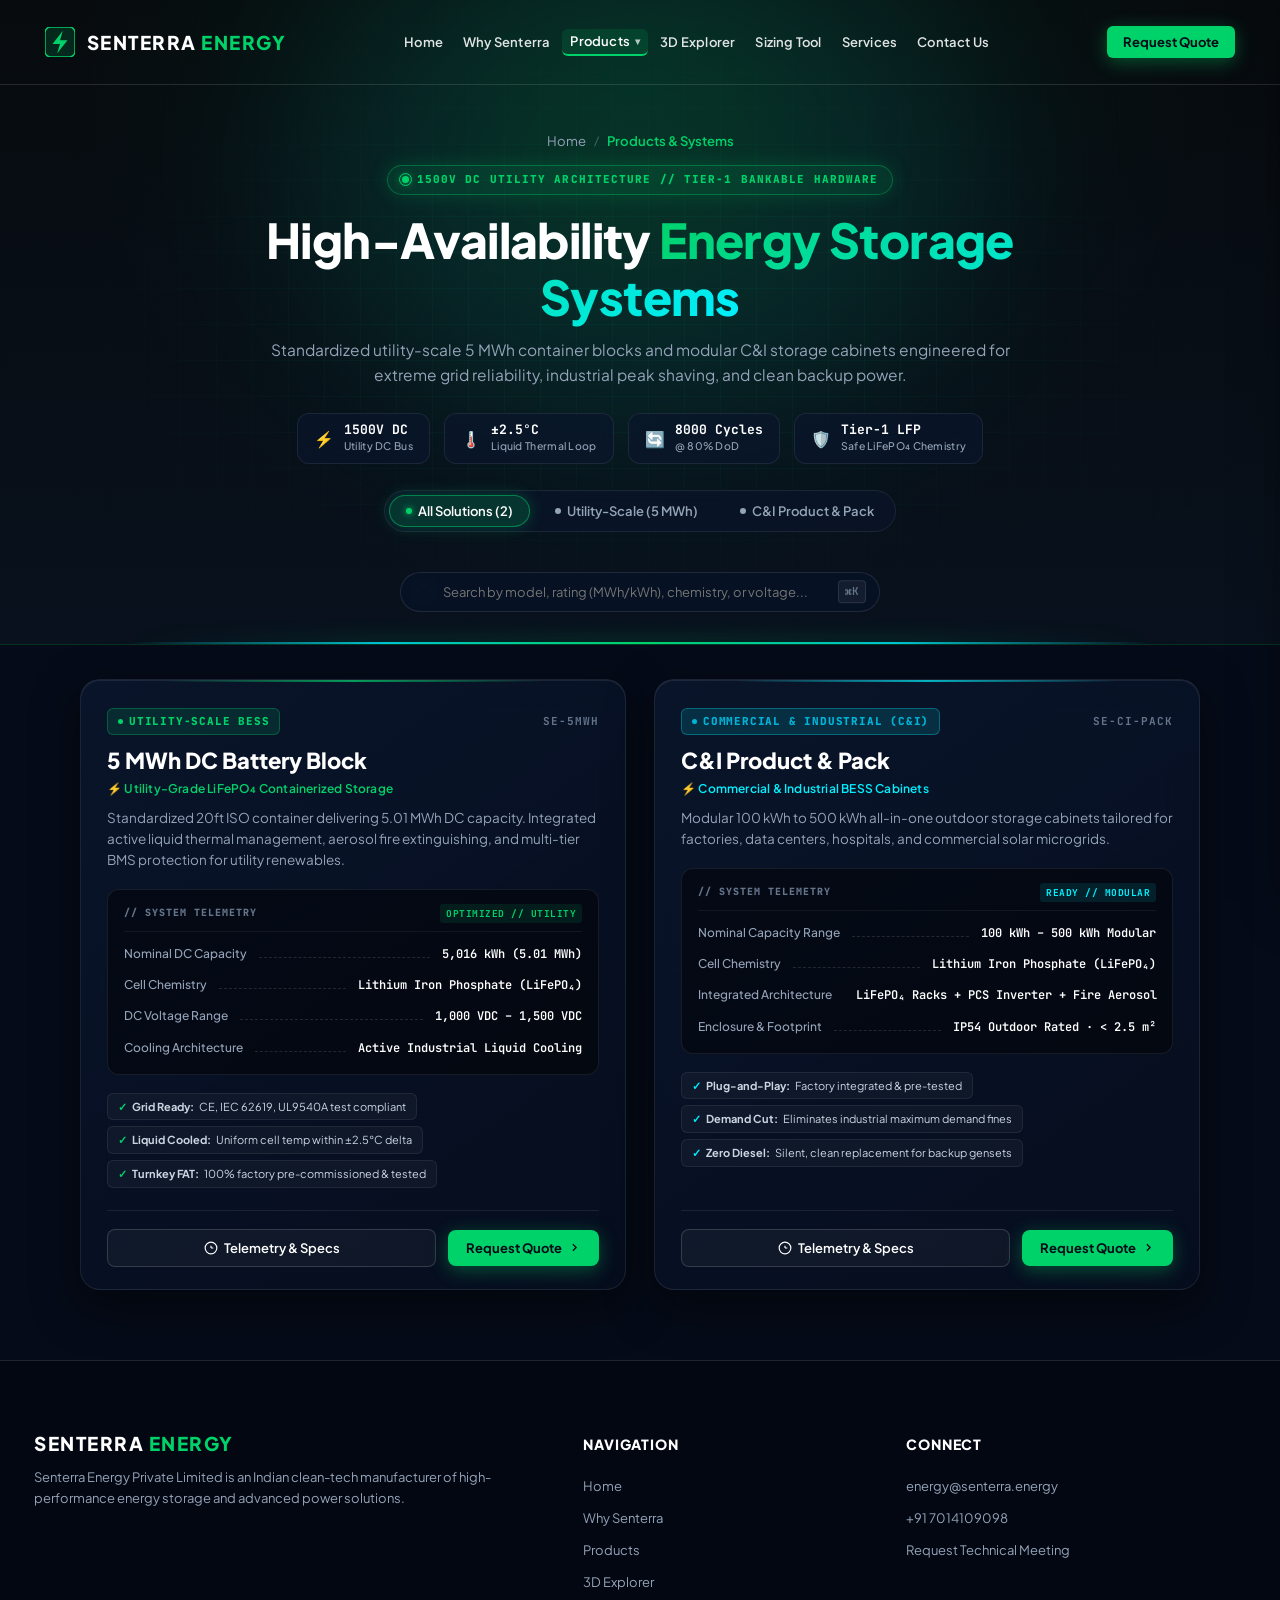
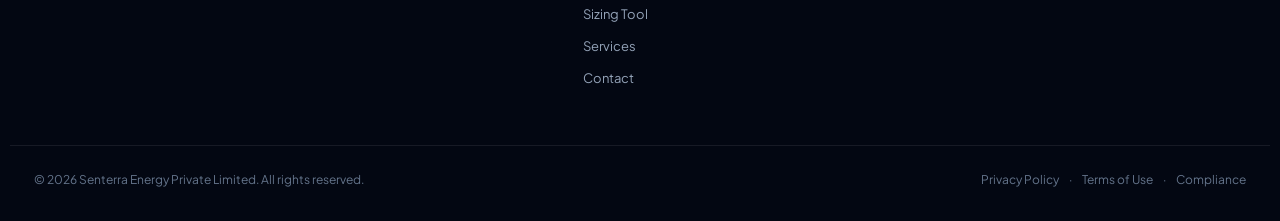
<file: products.html>
<!DOCTYPE html>
<html lang="en">
<head>
  <meta charset="UTF-8">
  <meta name="viewport" content="width=device-width, initial-scale=1.0">
  <title>Products & Systems | Flagship BESS Hardware Platforms | Senterra Energy</title>
  <meta name="description" content="Explore Senterra Energy's flagship battery energy storage platforms: the utility-scale 5 MWh liquid-cooled DC Battery Block and turnkey C&I Product & Pack cabinets.">
  <link rel="preconnect" href="https://fonts.googleapis.com">
  <link rel="preconnect" href="https://fonts.gstatic.com" crossorigin>
  <link href="https://fonts.googleapis.com/css2?family=Plus+Jakarta+Sans:wght@300;400;500;600;700;800;900&family=JetBrains+Mono:wght@400;500;600;700&display=swap" rel="stylesheet">
  <link rel="stylesheet" href="styles.css?v=3.0">
</head>
<body>

  <!-- Rayzon Solar-Style Branded Page Loader & Transition Curtain -->
  <div id="pageLoader" class="page-loader">
    <div class="loader-content">
      <div class="loader-symbol">
        <svg width="48" height="48" viewBox="0 0 32 32" fill="none">
          <rect width="32" height="32" rx="8" fill="#00D26A" fill-opacity="0.15" stroke="#00D26A" stroke-width="2"/>
          <path d="M19 4L8 18H16L13 28L24 14H16L19 4Z" fill="#00D26A"/>
        </svg>
      </div>
      <div class="loader-text">
        <span>S</span>
        <span>E</span>
        <span>N</span>
        <span>T</span>
        <span>E</span>
        <span>R</span>
        <span>R</span>
        <span>A</span>
      </div>
      <div class="loader-subtext">ENERGY</div>
    </div>
  </div>


  <!-- Floating Navigation Bar -->
  <header class="floating-header" id="navbar">
    <div class="header-inner">
      
      <!-- Brand Logo -->
      <a href="index.html" class="brand-logo" aria-label="Senterra Energy Home">
        <div class="brand-symbol">
          <svg width="30" height="30" viewBox="0 0 32 32" fill="none">
            <rect width="32" height="32" rx="6" fill="#00D26A" fill-opacity="0.15" stroke="#00D26A" stroke-width="1.5"/>
            <path d="M19 4L8 18H16L13 28L24 14H16L19 4Z" fill="#00D26A"/>
          </svg>
        </div>
        <div class="brand-text">
          <div class="logo-main">SENTERRA <span>ENERGY</span></div>
        </div>
      </a>

      <!-- Desktop Nav Links -->
      <nav class="desktop-nav" aria-label="Main Navigation">
        <ul class="nav-links">
          <li class="nav-item"><a href="index.html" class="nav-link">Home</a></li>
          <li class="nav-item"><a href="why-senterra.html" class="nav-link">Why Senterra</a></li>
          
          <!-- Mega Menu Dropdown -->
          <li class="nav-item has-dropdown">
            <a href="products.html" class="nav-link dropdown-toggle" id="productsLink">
              Products <span class="nav-caret">▾</span>
            </a>
            <div class="mega-menu" id="megaMenu">
              <div class="mega-menu-inner">
                <div class="mega-col">
                  <div class="mega-col-title">
                    <span class="icon-bubble bess-bubble">⚡</span>
                    <div>
                      <h4>Utility-Scale BESS</h4>
                      <p>High-capacity containerized platforms</p>
                    </div>
                  </div>
                  <ul class="mega-list">
                    <li><a href="products.html" data-filter="utility" data-prod="5mwh-block">5 MWh DC Battery Block <span>20ft Containerized · 1500V Liquid-Cooled</span></a></li>
                  </ul>
                </div>

                <div class="mega-col">
                  <div class="mega-col-title">
                    <span class="icon-bubble telecom-bubble">🏢</span>
                    <div>
                      <h4>Commercial &amp; Industrial</h4>
                      <p>Turnkey behind-the-meter systems</p>
                    </div>
                  </div>
                  <ul class="mega-list">
                    <li><a href="products.html" data-filter="ci" data-prod="ci-pack">C&amp;I Product &amp; Pack <span>100–500 kWh Outdoor Storage Cabinets</span></a></li>
                  </ul>
                </div>

                <div class="mega-col featured-mega-col">
                  <div class="mega-spotlight">
                    <span class="spotlight-tag">UTILITY BENCHMARK</span>
                    <h5>5 MWh Liquid-Cooled BESS</h5>
                    <p>India's landmark 20ft containerized storage block. Active liquid thermal loop maintains cells within ±2.5°C.</p>
                    <div class="spotlight-metric">
                      <div><span class="s-val">5.01 MWh</span><span class="s-lbl">DC Capacity</span></div>
                      <div><span class="s-val">8000 Cycles</span><span class="s-lbl">@ 80% DoD</span></div>
                    </div>
                    <button class="btn btn-sm btn-emerald w-full" onclick="openSpecModal('5mwh-block')">View Spec Sheet</button>
                  </div>
                </div>
              </div>
            </div>
          </li>

          <li class="nav-item"><a href="explorer.html" class="nav-link">3D Explorer</a></li>
          <li class="nav-item"><a href="calculator.html" class="nav-link">Sizing Tool</a></li>
          <li class="nav-item"><a href="services.html" class="nav-link">Services</a></li>
          <li class="nav-item"><a href="contact.html" class="nav-link">Contact Us</a></li>
        </ul>
      </nav>

      <!-- Action Buttons -->
      <div class="header-actions">
        <a href="why-senterra.html" class="pill-btn desktop-only">
          <span>5 GWh Capacity</span>
          <span class="pill-flag">⚡</span>
        </a>

        <button class="btn btn-emerald btn-sm" onclick="openRfqModal()">
          Request Quote
        </button>

        <button class="mobile-toggle" id="mobileToggle" aria-label="Open navigation menu">
          <span></span>
          <span></span>
          <span></span>
        </button>
      </div>
    </div>
  </header>

  <!-- Mobile Drawer Menu -->
  <div class="mobile-drawer" id="mobileDrawer">
    <div class="mobile-drawer-header">
      <div class="brand-logo">
        <span class="logo-main">SENTERRA <span>ENERGY</span></span>
      </div>
      <button class="drawer-close-btn" id="drawerCloseBtn">&times;</button>
    </div>
    <nav class="mobile-nav">
      <ul>
        <li><a href="index.html" class="mobile-link">Home</a></li>
        <li><a href="why-senterra.html" class="mobile-link">Why Senterra</a></li>
        <li><a href="products.html" class="mobile-link">Products &amp; Systems</a></li>
        <li><a href="explorer.html" class="mobile-link">3D Container Explorer</a></li>
        <li><a href="calculator.html" class="mobile-link">BESS Sizing Calculator</a></li>
        <li><a href="services.html" class="mobile-link">Services &amp; Lifecycle AMC</a></li>
        <li><a href="contact.html" class="mobile-link">Contact Us</a></li>
      </ul>
      <div class="mobile-drawer-footer">
        <button class="btn btn-emerald btn-block" onclick="openRfqModal(); closeDrawer();">Request Proposal</button>
        <div class="mobile-contact-info">
          <p>📞 +91 7014109098</p>
          <p>✉️ info@senterraenergy.com</p>
          <p>📍 India</p>
        </div>
      </div>
    </nav>
  </div>
  <div class="drawer-overlay" id="drawerOverlay"></div>

  <!-- Technical Cyber Hero & Telemetry Console -->
  <section class="products-hero">
    <div class="hero-ambient-aurora"></div>
    <div class="hero-cyber-grid"></div>
    <div class="hero-border-sweep"></div>
    <div class="container products-hero-container">
      <div class="breadcrumbs" style="justify-content: center; margin-bottom: 14px;">
        <a href="index.html">Home</a>
        <span class="crumb-sep">/</span>
        <span class="crumb-current">Products & Systems</span>
      </div>

      <div class="prod-status-badge">
        <span class="status-pulse-dot"></span>
        <span>1500V DC UTILITY ARCHITECTURE // TIER-1 BANKABLE HARDWARE</span>
      </div>

      <h1 class="products-main-title">
        High-Availability <span style="background: linear-gradient(135deg, #00D26A 0%, #00F0FF 100%); -webkit-background-clip: text; -webkit-text-fill-color: transparent;">Energy Storage Systems</span>
      </h1>

      <p class="products-main-desc">
        Standardized utility-scale 5 MWh container blocks and modular C&amp;I storage cabinets engineered for extreme grid reliability, industrial peak shaving, and clean backup power.
      </p>

      <!-- 4-Chip Technical Telemetry HUD -->
      <div class="products-telemetry-hud">
        <div class="hud-chip">
          <span class="hud-icon">⚡</span>
          <div class="hud-data">
            <span class="hud-val">1500V DC</span>
            <span class="hud-lbl">Utility DC Bus</span>
          </div>
        </div>
        <div class="hud-chip cyan-hud">
          <span class="hud-icon">🌡️</span>
          <div class="hud-data">
            <span class="hud-val">±2.5°C</span>
            <span class="hud-lbl">Liquid Thermal Loop</span>
          </div>
        </div>
        <div class="hud-chip">
          <span class="hud-icon">🔄</span>
          <div class="hud-data">
            <span class="hud-val">8000 Cycles</span>
            <span class="hud-lbl">@ 80% DoD</span>
          </div>
        </div>
        <div class="hud-chip cyan-hud">
          <span class="hud-icon">🛡️</span>
          <div class="hud-data">
            <span class="hud-val">Tier-1 LFP</span>
            <span class="hud-lbl">Safe LiFePO₄ Chemistry</span>
          </div>
        </div>
      </div>

      <!-- Integrated Control Deck: Filters & Search -->
      <div class="products-control-deck">
        <div class="product-filter-pills" role="tablist">
          <button class="filter-pill active" data-filter="all"><span class="pill-dot"></span>All Solutions (2)</button>
          <button class="filter-pill" data-filter="utility"><span class="pill-dot"></span>Utility-Scale (5 MWh)</button>
          <button class="filter-pill" data-filter="ci"><span class="pill-dot"></span>C&amp;I Product &amp; Pack</button>
        </div>

        <div class="search-wrap">
          <svg class="search-icon" width="18" height="18" viewBox="0 0 24 24" fill="none" stroke="currentColor" stroke-width="2" style="position: absolute; left: 16px; top: 50%; transform: translateY(-50%); color: #64748B;"><circle cx="11" cy="11" r="8"/><path d="m21 21-4.3-4.3"/></svg>
          <input type="text" id="productSearchInput" class="search-field" placeholder="Search by model, rating (MWh/kWh), chemistry, or voltage...">
          <span class="search-shortcut-badge">⌘K</span>
        </div>
      </div>
    </div>
  </section>

  <!-- Products Main Content -->
  <main class="products-main-content">
    <div class="container">
      <!-- Products Grid (populated dynamically via app.js) -->
      <div class="products-grid" id="productsGrid"></div>
    </div>
  </main>

  <!-- Modern Clean Footer -->
  <footer class="site-footer">
    <div class="container footer-grid">
      <div class="footer-brand-col">
        <div class="brand-logo">
          <span class="logo-main">SENTERRA <span>ENERGY</span></span>
        </div>
        <p class="footer-desc">
          Senterra Energy Private Limited is an Indian clean-tech manufacturer of high-performance energy storage and advanced power solutions.
        </p>

      </div>

      <div class="footer-links-col">
        <h4>Navigation</h4>
        <ul>
          <li><a href="index.html">Home</a></li>
          <li><a href="why-senterra.html">Why Senterra</a></li>
          <li><a href="products.html">Products</a></li>
          <li><a href="explorer.html">3D Explorer</a></li>
          <li><a href="calculator.html">Sizing Tool</a></li>
          <li><a href="services.html">Services</a></li>
          <li><a href="contact.html">Contact</a></li>
        </ul>
      </div>

      <div class="footer-links-col">
        <h4>Connect</h4>
        <ul>
          <li><a href="mailto:energy@senterra.energy">energy@senterra.energy</a></li>
          <li><a href="tel:+917014109098">+91 7014109098</a></li>
          <li><a href="contact.html">Request Technical Meeting</a></li>
        </ul>
      </div>
    </div>

    <div class="container footer-bottom-bar">
      <p>&copy; 2026 Senterra Energy Private Limited. All rights reserved.</p>
      <div class="footer-legal-links">
        <a href="#">Privacy Policy</a>
        <span>·</span>
        <a href="#">Terms of Use</a>
        <span>·</span>
        <a href="#">Compliance</a>
      </div>
    </div>
  </footer>

  <!-- Technical Spec Sheet Modal -->
  <div class="modal-overlay" id="specModalOverlay">
    <div class="modal-window" role="dialog" aria-modal="true" aria-labelledby="modalProductTitle">
      <div class="modal-header">
        <div>
          <span class="modal-cat-tag" id="modalProductCategory">ENERGY STORAGE</span>
          <h3 id="modalProductTitle">5 MWh DC Battery Block</h3>
        </div>
        <button class="modal-close" onclick="closeSpecModal()" aria-label="Close Modal">&times;</button>
      </div>
      <div class="modal-body" id="modalProductContent"></div>
      <div class="modal-footer">
        <button class="btn btn-outline-white" onclick="closeSpecModal()">Close</button>
        <button class="btn btn-emerald" onclick="initiateRfqForModalProduct()">Request Sizing &amp; Pricing</button>
      </div>
    </div>
  </div>

  <!-- Toast Notification Container -->
  <div class="toast-container" id="toastContainer"></div>

  <!-- Scripts -->
  <script src="app.js"></script>
</body>
</html>
</file>
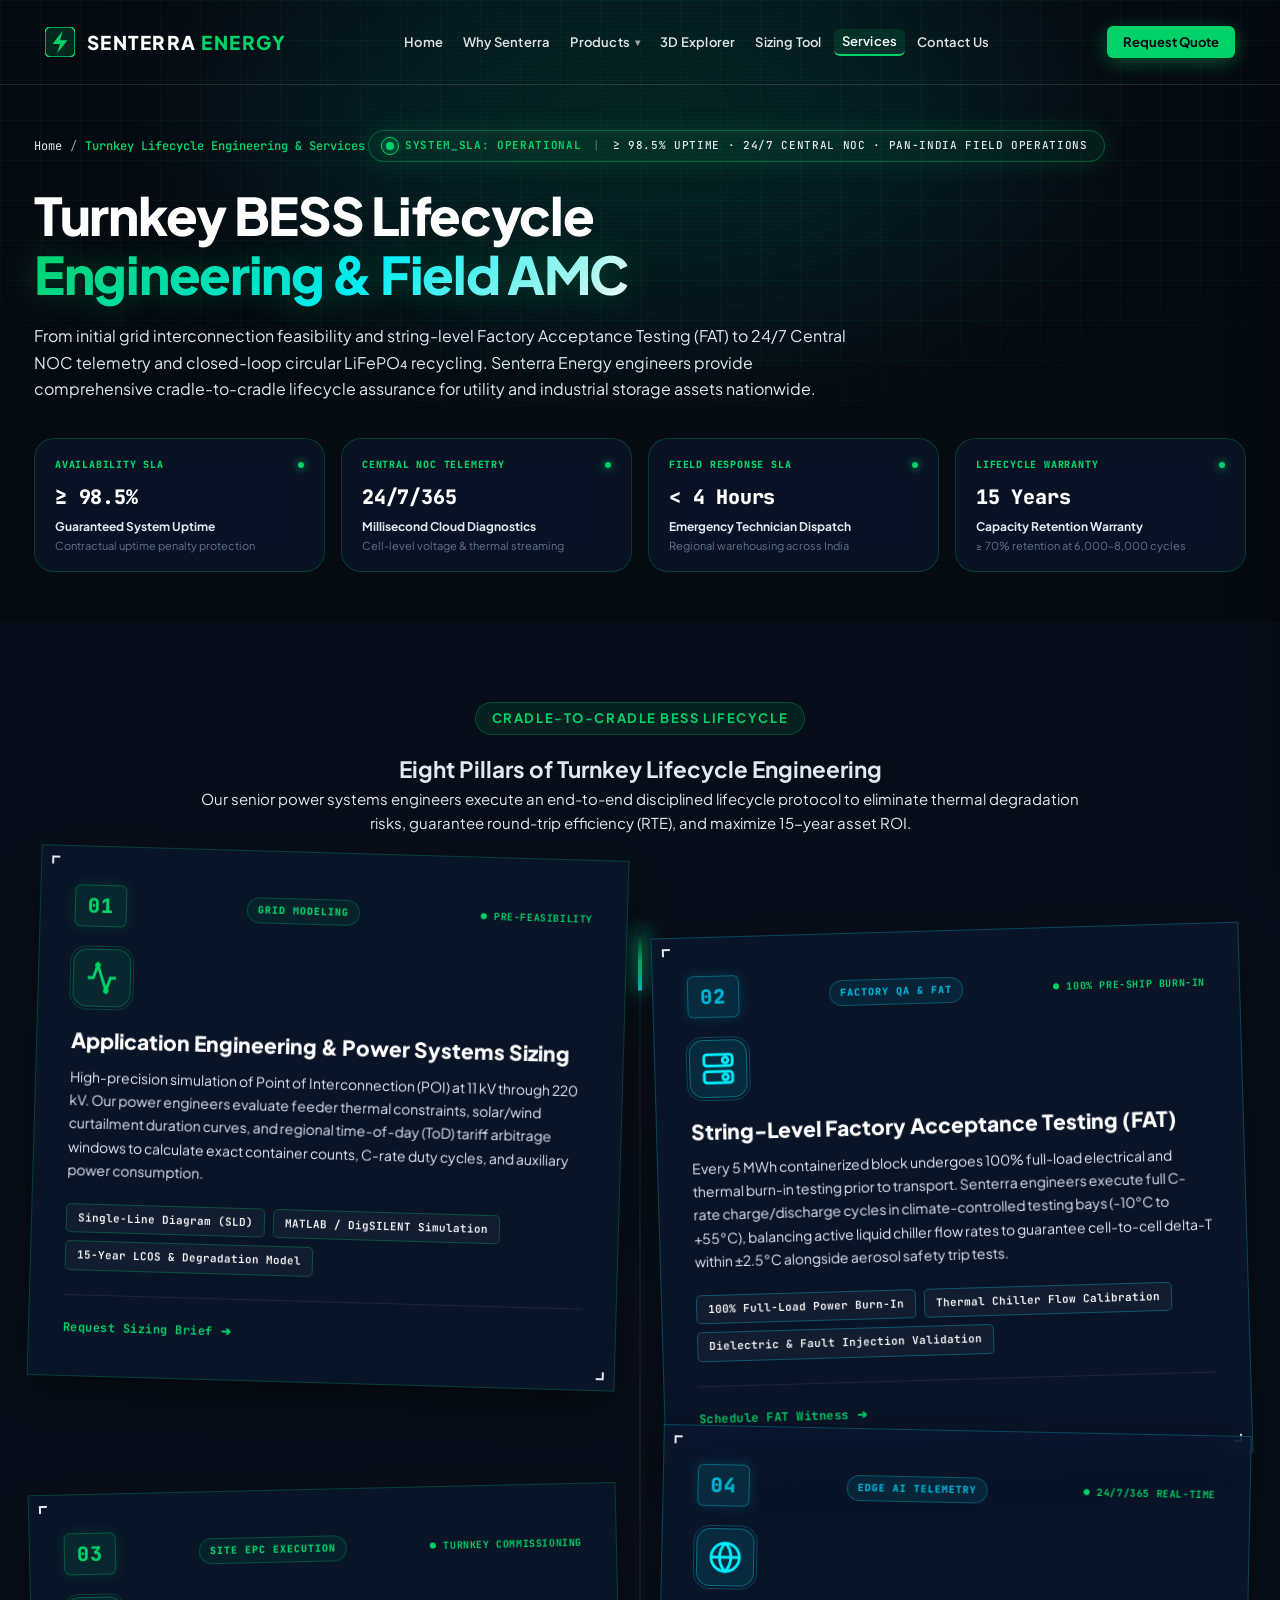
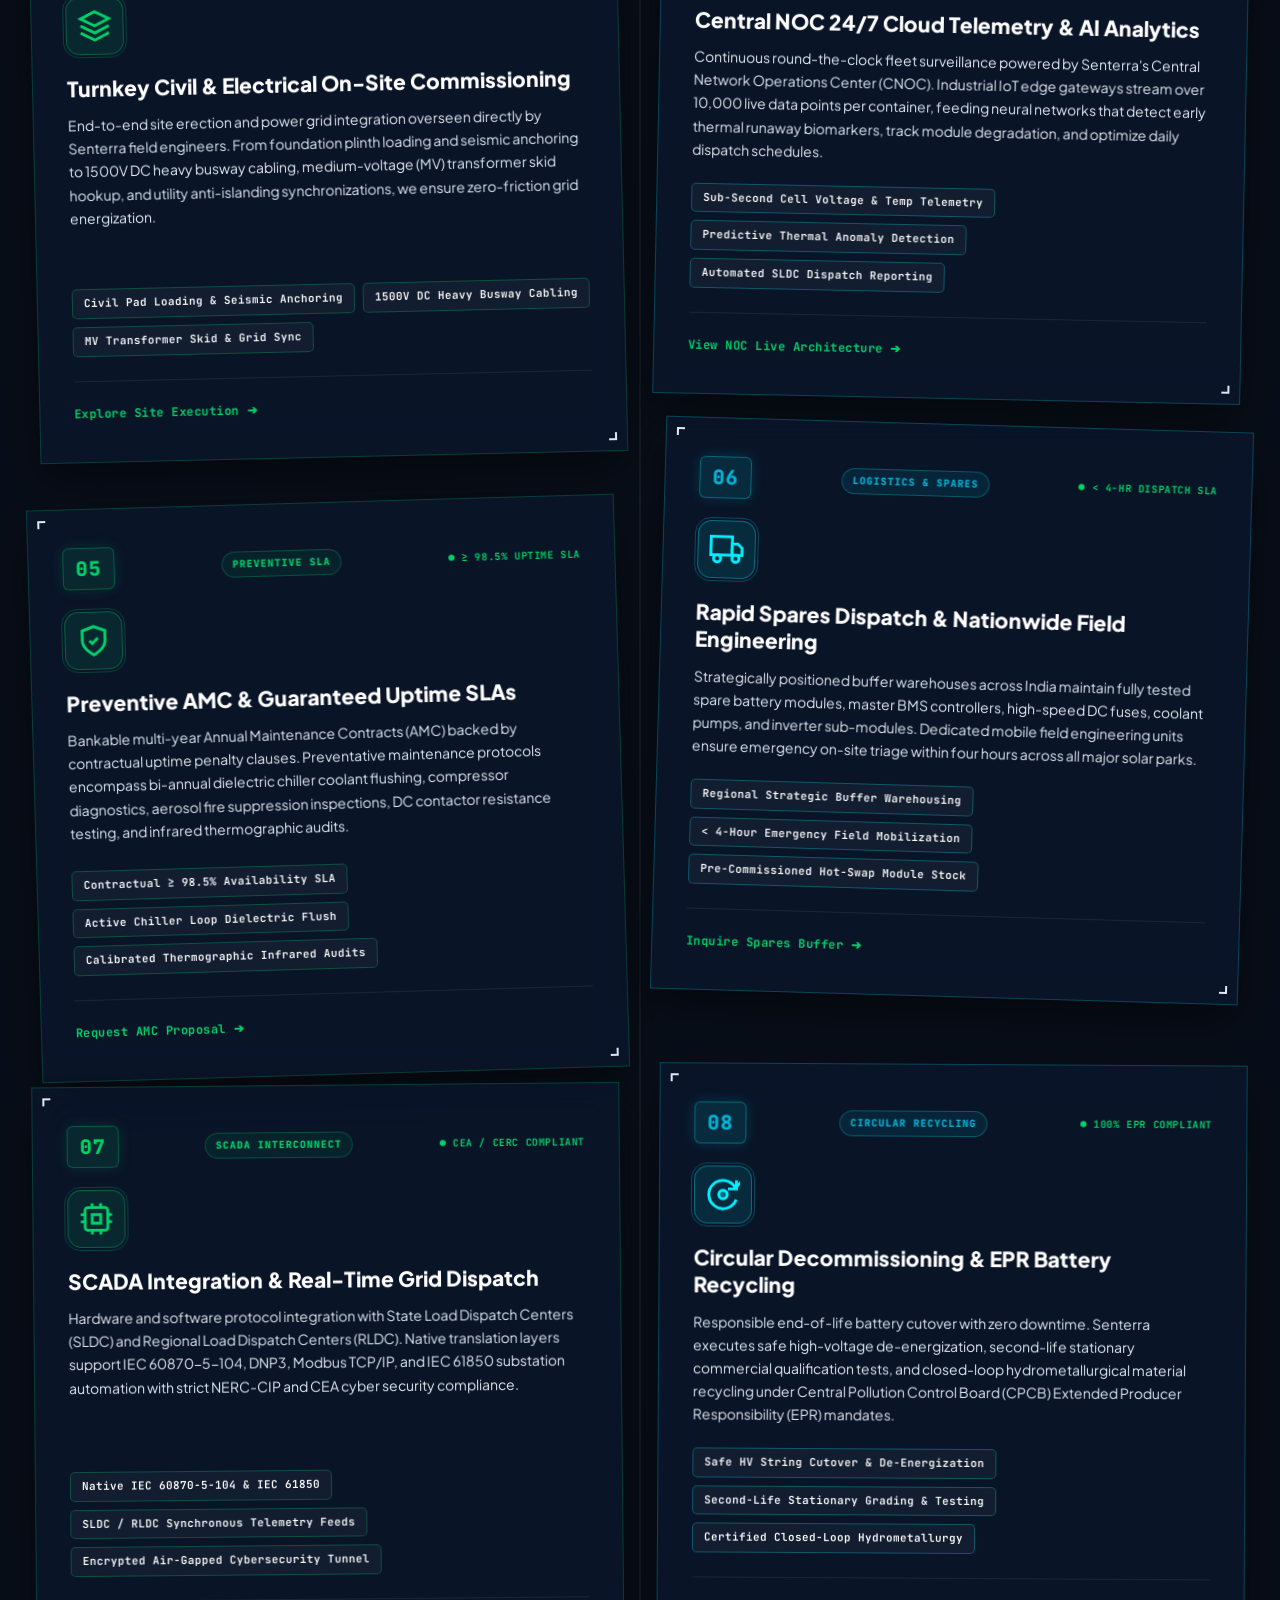
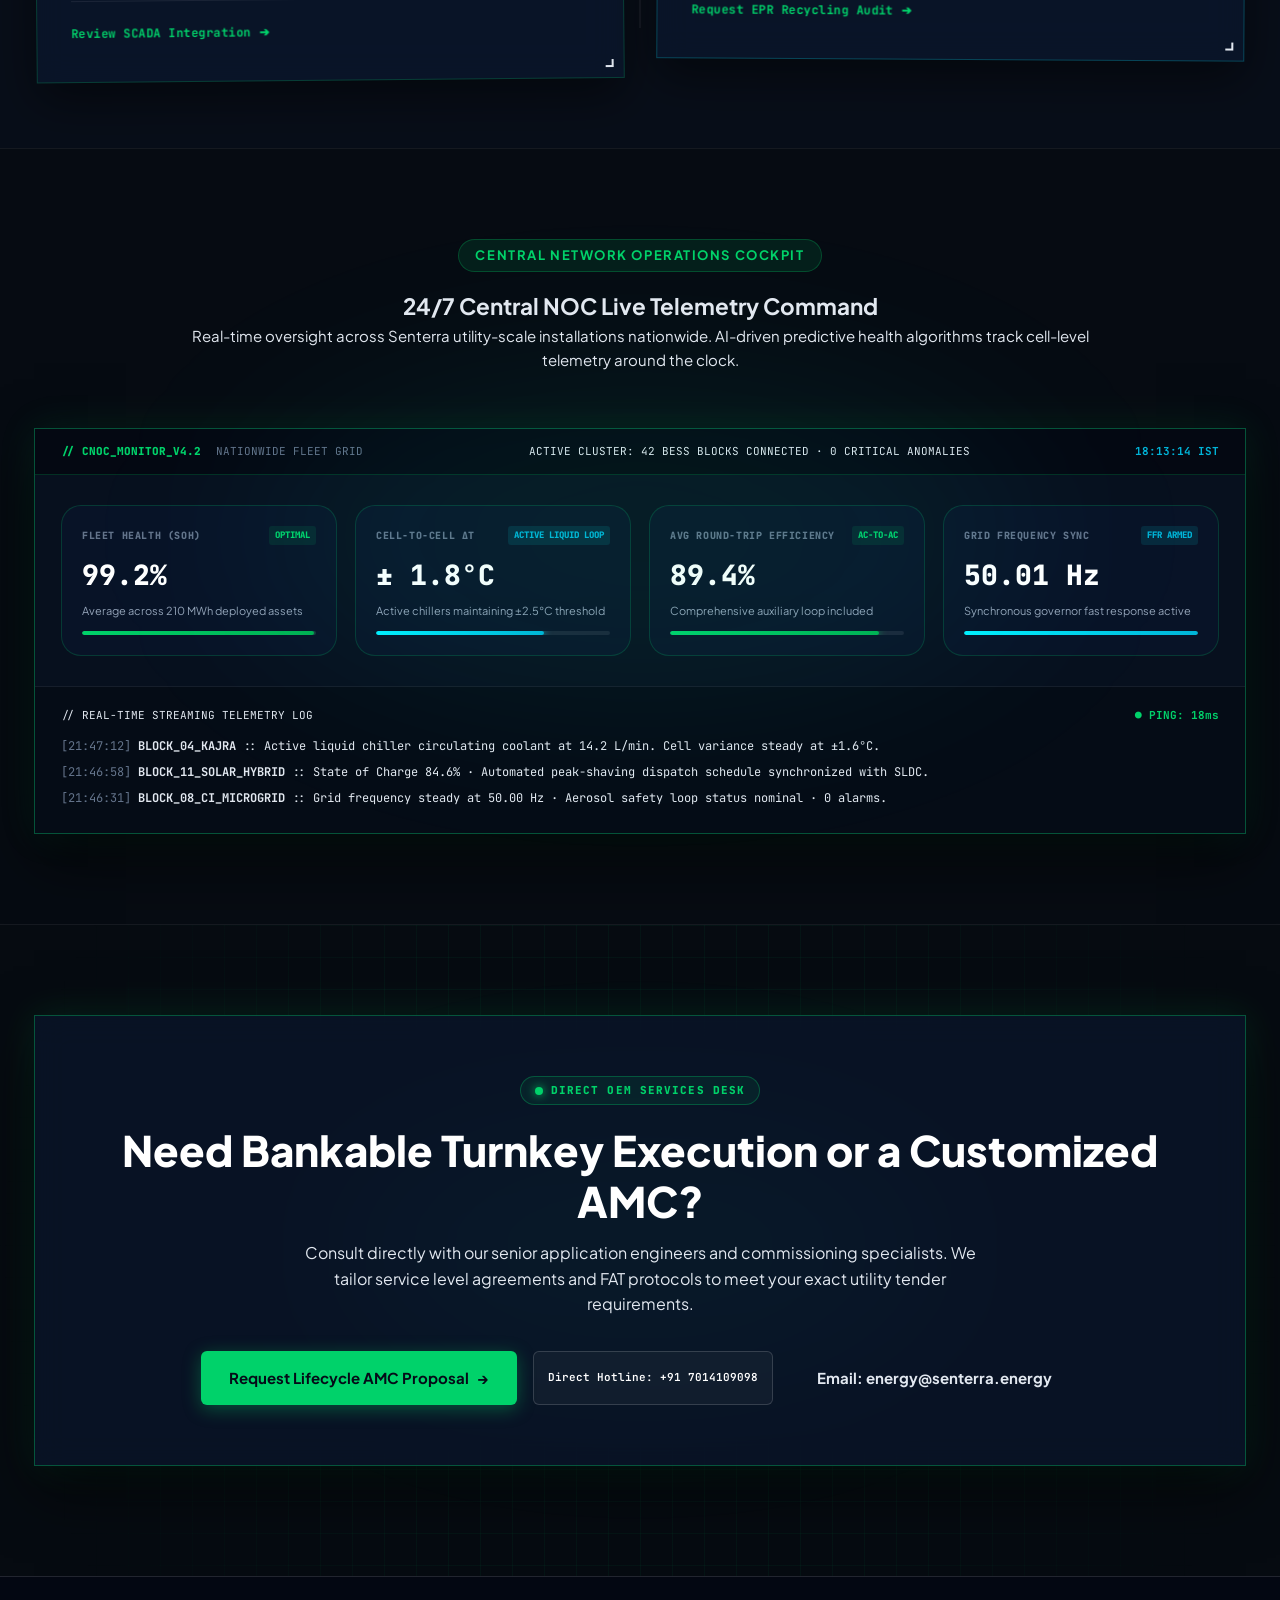
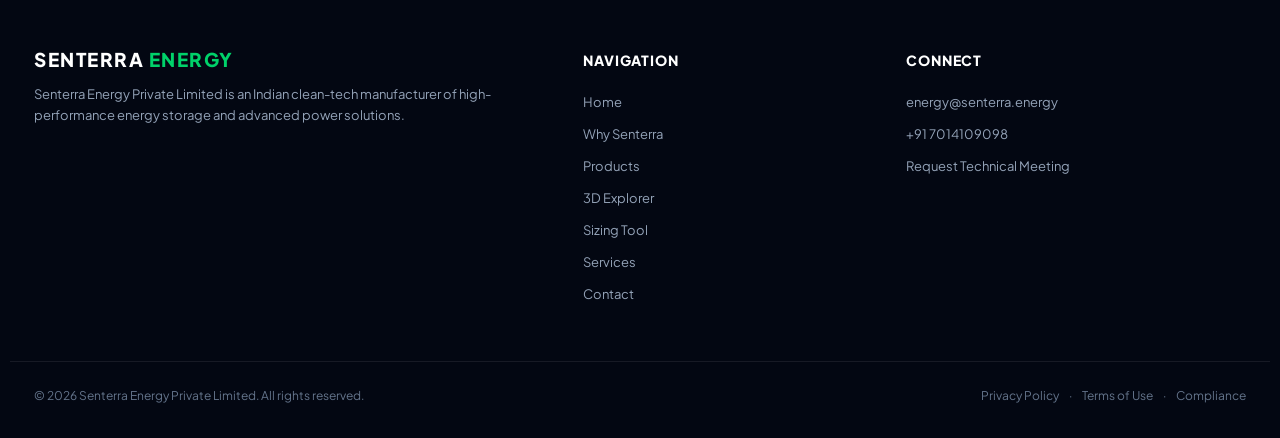
<file: services.html>
<!DOCTYPE html>
<html lang="en">
<head>
  <meta charset="UTF-8">
  <meta name="viewport" content="width=device-width, initial-scale=1.0">
  <title>Turnkey Lifecycle Engineering & Field AMC | 24/7 Central NOC | Senterra Energy</title>
  <meta name="description" content="Turnkey BESS lifecycle engineering from Senterra Energy: power systems sizing, string-level FAT burn-in, on-site commissioning, 24/7 Central NOC telemetry, preventive AMC, and EPR circular recycling.">
  <link rel="preconnect" href="https://fonts.googleapis.com">
  <link rel="preconnect" href="https://fonts.gstatic.com" crossorigin>
  <link href="https://fonts.googleapis.com/css2?family=Plus+Jakarta+Sans:wght@300;400;500;600;700;800;900&family=JetBrains+Mono:wght@400;500;600;700&display=swap" rel="stylesheet">
  <link rel="stylesheet" href="styles.css">
</head>
<body>

  <!-- Rayzon Solar-Style Branded Page Loader & Transition Curtain -->
  <div id="pageLoader" class="page-loader">
    <div class="loader-content">
      <div class="loader-symbol">
        <svg width="48" height="48" viewBox="0 0 32 32" fill="none">
          <rect width="32" height="32" rx="8" fill="#00D26A" fill-opacity="0.15" stroke="#00D26A" stroke-width="2"/>
          <path d="M19 4L8 18H16L13 28L24 14H16L19 4Z" fill="#00D26A"/>
        </svg>
      </div>
      <div class="loader-text">
        <span>S</span>
        <span>E</span>
        <span>N</span>
        <span>T</span>
        <span>E</span>
        <span>R</span>
        <span>R</span>
        <span>A</span>
      </div>
      <div class="loader-subtext">ENERGY</div>
    </div>
  </div>

  <!-- Floating Navigation Bar -->
  <header class="floating-header" id="navbar">
    <div class="header-inner">
      
      <!-- Brand Logo -->
      <a href="index.html" class="brand-logo" aria-label="Senterra Energy Home">
        <div class="brand-symbol">
          <svg width="30" height="30" viewBox="0 0 32 32" fill="none">
            <rect width="32" height="32" rx="6" fill="#00D26A" fill-opacity="0.15" stroke="#00D26A" stroke-width="1.5"/>
            <path d="M19 4L8 18H16L13 28L24 14H16L19 4Z" fill="#00D26A"/>
          </svg>
        </div>
        <div class="brand-text">
          <div class="logo-main">SENTERRA <span>ENERGY</span></div>
        </div>
      </a>

      <!-- Desktop Nav Links -->
      <nav class="desktop-nav" aria-label="Main Navigation">
        <ul class="nav-links">
          <li class="nav-item"><a href="index.html" class="nav-link">Home</a></li>
          <li class="nav-item"><a href="why-senterra.html" class="nav-link">Why Senterra</a></li>
          
          <!-- Mega Menu Dropdown -->
          <li class="nav-item has-dropdown">
            <a href="products.html" class="nav-link dropdown-toggle" id="productsLink">
              Products <span class="nav-caret">▾</span>
            </a>
            <div class="mega-menu" id="megaMenu">
              <div class="mega-menu-inner">
                <div class="mega-col">
                  <div class="mega-col-title">
                    <span class="icon-bubble bess-bubble">⚡</span>
                    <div>
                      <h4>Utility-Scale BESS</h4>
                      <p>High-capacity containerized platforms</p>
                    </div>
                  </div>
                  <ul class="mega-list">
                    <li><a href="products.html" data-filter="utility" data-prod="5mwh-block">5 MWh DC Battery Block <span>20ft Containerized · 1500V Liquid-Cooled</span></a></li>
                  </ul>
                </div>

                <div class="mega-col">
                  <div class="mega-col-title">
                    <span class="icon-bubble telecom-bubble">🏢</span>
                    <div>
                      <h4>Commercial &amp; Industrial</h4>
                      <p>Turnkey behind-the-meter systems</p>
                    </div>
                  </div>
                  <ul class="mega-list">
                    <li><a href="products.html" data-filter="ci" data-prod="ci-pack">C&amp;I Product &amp; Pack <span>100–500 kWh Outdoor Storage Cabinets</span></a></li>
                  </ul>
                </div>

                <div class="mega-col featured-mega-col">
                  <div class="mega-spotlight">
                    <span class="spotlight-tag">UTILITY BENCHMARK</span>
                    <h5>5 MWh Liquid-Cooled BESS</h5>
                    <p>India's landmark 20ft containerized storage block. Active liquid thermal loop maintains cells within ±2.5°C.</p>
                    <div class="spotlight-metric">
                      <div><span class="s-val">5.01 MWh</span><span class="s-lbl">DC Capacity</span></div>
                      <div><span class="s-val">≥ 6,000</span><span class="s-lbl">Cycles @ 80% DoD</span></div>
                    </div>
                    <button class="btn btn-sm btn-emerald w-full" onclick="openSpecModal('5mwh-block')">View Spec Sheet</button>
                  </div>
                </div>
              </div>
            </div>
          </li>

          <li class="nav-item"><a href="explorer.html" class="nav-link">3D Explorer</a></li>
          <li class="nav-item"><a href="calculator.html" class="nav-link">Sizing Tool</a></li>
          <li class="nav-item"><a href="services.html" class="nav-link active">Services</a></li>
          <li class="nav-item"><a href="contact.html" class="nav-link">Contact Us</a></li>
        </ul>
      </nav>

      <!-- Action Buttons -->
      <div class="header-actions">
        <a href="why-senterra.html" class="pill-btn desktop-only">
          <span>5 GWh Capacity</span>
          <span class="pill-flag">⚡</span>
        </a>

        <button class="btn btn-emerald btn-sm" onclick="openRfqModal()">
          Request Quote
        </button>

        <button class="mobile-toggle" id="mobileToggle" aria-label="Open navigation menu">
          <span></span>
          <span></span>
          <span></span>
        </button>
      </div>
    </div>
  </header>

  <!-- Mobile Drawer Menu -->
  <div class="mobile-drawer" id="mobileDrawer">
    <div class="mobile-drawer-header">
      <div class="brand-logo">
        <span class="logo-main">SENTERRA <span>ENERGY</span></span>
      </div>
      <button class="drawer-close-btn" id="drawerCloseBtn">&times;</button>
    </div>
    <nav class="mobile-nav">
      <ul>
        <li><a href="index.html" class="mobile-link">Home</a></li>
        <li><a href="why-senterra.html" class="mobile-link">Why Senterra</a></li>
        <li><a href="products.html" class="mobile-link">Products &amp; Systems</a></li>
        <li><a href="explorer.html" class="mobile-link">3D Container Explorer</a></li>
        <li><a href="calculator.html" class="mobile-link">BESS Sizing Calculator</a></li>
        <li><a href="services.html" class="mobile-link">Services &amp; Lifecycle AMC</a></li>
        <li><a href="contact.html" class="mobile-link">Contact Us</a></li>
      </ul>
      <div class="mobile-drawer-footer">
        <button class="btn btn-emerald btn-block" onclick="openRfqModal(); closeDrawer();">Request Proposal</button>
        <div class="mobile-contact-info">
          <p>📞 +91 7014109098</p>
          <p>✉️ energy@senterra.energy</p>
          <p>📍 India</p>
        </div>
      </div>
    </nav>
  </div>
  <div class="drawer-overlay" id="drawerOverlay"></div>

  <!-- =========================================================================
       CYBER SERVICES COMMAND HERO
       ========================================================================= -->
  <section class="services-cyber-hero" id="servicesHero">
    <div class="services-hero-grid-bg" aria-hidden="true"></div>
    <div class="services-hero-aurora" aria-hidden="true"></div>
    <div class="services-scanline" aria-hidden="true"></div>

    <div class="container services-cyber-hero-inner">
      <!-- Breadcrumbs -->
      <nav class="cyber-breadcrumbs" aria-label="Breadcrumbs">
        <a href="index.html">Home</a>
        <span class="crumb-sep">/</span>
        <span class="crumb-current">Turnkey Lifecycle Engineering &amp; Services</span>
      </nav>

      <!-- Live SLA Status Badge -->
      <div class="services-status-pill">
        <span class="radar-beacon">
          <span class="radar-ping"></span>
          <span class="radar-dot"></span>
        </span>
        <span class="status-code">SYSTEM_SLA: OPERATIONAL</span>
        <span class="status-divider">|</span>
        <span class="status-meta">≥ 98.5% UPTIME · 24/7 CENTRAL NOC · PAN-INDIA FIELD OPERATIONS</span>
      </div>

      <!-- Headline -->
      <h1 class="services-hero-title">
        Turnkey BESS Lifecycle <br>
        <span class="gradient-cyber-text">Engineering &amp; Field AMC</span>
      </h1>

      <p class="services-hero-lead">
        From initial grid interconnection feasibility and string-level Factory Acceptance Testing (FAT) to 24/7 Central NOC telemetry and closed-loop circular LiFePO₄ recycling. Senterra Energy engineers provide comprehensive cradle-to-cradle lifecycle assurance for utility and industrial storage assets nationwide.
      </p>

      <!-- 4-Chip Services Telemetry HUD Strip -->
      <div class="services-telemetry-hud" id="servicesTelemetryHud">
        <div class="telemetry-hud-card" data-hud="uptime">
          <div class="hud-top-scan"></div>
          <div class="hud-header">
            <span class="hud-tag">AVAILABILITY SLA</span>
            <span class="hud-dot active pulse"></span>
          </div>
          <div class="hud-value">≥ 98.5%</div>
          <div class="hud-label">Guaranteed System Uptime</div>
          <div class="hud-detail">Contractual uptime penalty protection</div>
        </div>

        <div class="telemetry-hud-card" data-hud="cnoc">
          <div class="hud-top-scan"></div>
          <div class="hud-header">
            <span class="hud-tag">CENTRAL NOC TELEMETRY</span>
            <span class="hud-dot active"></span>
          </div>
          <div class="hud-value">24/7/365</div>
          <div class="hud-label">Millisecond Cloud Diagnostics</div>
          <div class="hud-detail">Cell-level voltage &amp; thermal streaming</div>
        </div>

        <div class="telemetry-hud-card" data-hud="dispatch">
          <div class="hud-top-scan"></div>
          <div class="hud-header">
            <span class="hud-tag">FIELD RESPONSE SLA</span>
            <span class="hud-dot active"></span>
          </div>
          <div class="hud-value">&lt; 4 Hours</div>
          <div class="hud-label">Emergency Technician Dispatch</div>
          <div class="hud-detail">Regional warehousing across India</div>
        </div>

        <div class="telemetry-hud-card" data-hud="warranty">
          <div class="hud-top-scan"></div>
          <div class="hud-header">
            <span class="hud-tag">LIFECYCLE WARRANTY</span>
            <span class="hud-dot active"></span>
          </div>
          <div class="hud-value">15 Years</div>
          <div class="hud-label">Capacity Retention Warranty</div>
          <div class="hud-detail">≥ 70% retention at 6,000–8,000 cycles</div>
        </div>
      </div>
    </div>
  </section>

  <!-- =========================================================================
       SECTION 1: EIGHT GRAND SERVICES SHOWCASE CARDS (KINETIC SCROLL PARALLAX)
       ========================================================================= -->
  <main class="standalone-section services-showcase-section" id="servicesShowcase">
    <div class="container">
      
      <!-- Section Header -->
      <div class="senterra-section-header text-center">
        <span class="senterra-kicker">CRADLE-TO-CRADLE BESS LIFECYCLE</span>
        <h2 class="senterra-title">Eight Pillars of Turnkey Lifecycle Engineering</h2>
        <p class="senterra-subtitle">
          Our senior power systems engineers execute an end-to-end disciplined lifecycle protocol to eliminate thermal degradation risks, guarantee round-trip efficiency (RTE), and maximize 15-year asset ROI.
        </p>
      </div>

      <!-- Kinetic Scroll Parallax Grid with Animated Laser Circuit Spine -->
      <div class="services-parallax-container">
        
        <!-- Central Animated Laser Circuit Spine -->
        <div class="services-circuit-spine" aria-hidden="true">
          <div class="spine-line">
            <div class="spine-glow-head" id="servicesSpineGlow"></div>
          </div>
        </div>

        <!-- 8 Grand Cards Grid -->
        <div class="services-grand-grid" id="servicesCardsGrid">
          
          <!-- Card 01 -->
          <article class="service-grand-card" data-card-idx="1" data-parallax-speed="-0.04">
            <div class="card-ambient-spotlight"></div>
            <div class="card-glass-panel"></div>
            <div class="card-cyber-corners"></div>
            
            <div class="card-top-row">
              <div class="card-index-chip">01</div>
              <div class="card-category-pill">GRID MODELING</div>
              <div class="card-live-status">● PRE-FEASIBILITY</div>
            </div>

            <div class="card-icon-container">
              <div class="icon-halo-ring"></div>
              <svg width="34" height="34" viewBox="0 0 24 24" fill="none" stroke="#00D26A" stroke-width="2">
                <path d="M22 12h-4l-3 9L9 3l-3 9H2"/>
                <circle cx="9" cy="3" r="1" fill="#00D26A"/>
                <circle cx="15" cy="21" r="1" fill="#00D26A"/>
              </svg>
            </div>

            <h3 class="card-service-title">Application Engineering &amp; Power Systems Sizing</h3>
            <p class="card-service-desc">
              High-precision simulation of Point of Interconnection (POI) at 11 kV through 220 kV. Our power engineers evaluate feeder thermal constraints, solar/wind curtailment duration curves, and regional time-of-day (ToD) tariff arbitrage windows to calculate exact container counts, C-rate duty cycles, and auxiliary power consumption.
            </p>

            <div class="card-deliverables-list">
              <span class="deliverable-tag">Single-Line Diagram (SLD)</span>
              <span class="deliverable-tag">MATLAB / DigSILENT Simulation</span>
              <span class="deliverable-tag">15-Year LCOS &amp; Degradation Model</span>
            </div>

            <div class="card-footer-cta">
              <a href="contact.html?req=sizing" class="service-action-link">
                <span>Request Sizing Brief</span>
                <span class="link-arrow">➔</span>
              </a>
            </div>
          </article>

          <!-- Card 02 -->
          <article class="service-grand-card" data-card-idx="2" data-parallax-speed="0.05">
            <div class="card-ambient-spotlight"></div>
            <div class="card-glass-panel"></div>
            <div class="card-cyber-corners"></div>
            
            <div class="card-top-row">
              <div class="card-index-chip cyan-chip">02</div>
              <div class="card-category-pill cyan-pill">FACTORY QA &amp; FAT</div>
              <div class="card-live-status text-cyan">● 100% PRE-SHIP BURN-IN</div>
            </div>

            <div class="card-icon-container cyan-container">
              <div class="icon-halo-ring cyan-halo"></div>
              <svg width="34" height="34" viewBox="0 0 24 24" fill="none" stroke="#00F0FF" stroke-width="2">
                <rect x="2" y="2" width="20" height="8" rx="2" ry="2"/>
                <rect x="2" y="14" width="20" height="8" rx="2" ry="2"/>
                <line x1="6" y1="6" x2="6.01" y2="6"/>
                <line x1="6" y1="18" x2="6.01" y2="18"/>
                <circle cx="17" cy="6" r="2"/>
                <circle cx="17" cy="18" r="2"/>
              </svg>
            </div>

            <h3 class="card-service-title">String-Level Factory Acceptance Testing (FAT)</h3>
            <p class="card-service-desc">
              Every 5 MWh containerized block undergoes 100% full-load electrical and thermal burn-in testing prior to transport. Senterra engineers execute full C-rate charge/discharge cycles in climate-controlled testing bays (-10°C to +55°C), balancing active liquid chiller flow rates to guarantee cell-to-cell delta-T within ±2.5°C alongside aerosol safety trip tests.
            </p>

            <div class="card-deliverables-list">
              <span class="deliverable-tag cyan-tag">100% Full-Load Power Burn-In</span>
              <span class="deliverable-tag cyan-tag">Thermal Chiller Flow Calibration</span>
              <span class="deliverable-tag cyan-tag">Dielectric &amp; Fault Injection Validation</span>
            </div>

            <div class="card-footer-cta">
              <a href="contact.html?req=fat" class="service-action-link">
                <span>Schedule FAT Witness</span>
                <span class="link-arrow">➔</span>
              </a>
            </div>
          </article>

          <!-- Card 03 -->
          <article class="service-grand-card" data-card-idx="3" data-parallax-speed="-0.03">
            <div class="card-ambient-spotlight"></div>
            <div class="card-glass-panel"></div>
            <div class="card-cyber-corners"></div>
            
            <div class="card-top-row">
              <div class="card-index-chip">03</div>
              <div class="card-category-pill">SITE EPC EXECUTION</div>
              <div class="card-live-status">● TURNKEY COMMISSIONING</div>
            </div>

            <div class="card-icon-container">
              <div class="icon-halo-ring"></div>
              <svg width="34" height="34" viewBox="0 0 24 24" fill="none" stroke="#00D26A" stroke-width="2">
                <polygon points="12 2 2 7 12 12 22 7 12 2"/>
                <polyline points="2 17 12 22 22 17"/>
                <polyline points="2 12 12 17 22 12"/>
              </svg>
            </div>

            <h3 class="card-service-title">Turnkey Civil &amp; Electrical On-Site Commissioning</h3>
            <p class="card-service-desc">
              End-to-end site erection and power grid integration overseen directly by Senterra field engineers. From foundation plinth loading and seismic anchoring to 1500V DC heavy busway cabling, medium-voltage (MV) transformer skid hookup, and utility anti-islanding synchronizations, we ensure zero-friction grid energization.
            </p>

            <div class="card-deliverables-list">
              <span class="deliverable-tag">Civil Pad Loading &amp; Seismic Anchoring</span>
              <span class="deliverable-tag">1500V DC Heavy Busway Cabling</span>
              <span class="deliverable-tag">MV Transformer Skid &amp; Grid Sync</span>
            </div>

            <div class="card-footer-cta">
              <a href="contact.html?req=commissioning" class="service-action-link">
                <span>Explore Site Execution</span>
                <span class="link-arrow">➔</span>
              </a>
            </div>
          </article>

          <!-- Card 04 -->
          <article class="service-grand-card" data-card-idx="4" data-parallax-speed="0.04">
            <div class="card-ambient-spotlight"></div>
            <div class="card-glass-panel"></div>
            <div class="card-cyber-corners"></div>
            
            <div class="card-top-row">
              <div class="card-index-chip cyan-chip">04</div>
              <div class="card-category-pill cyan-pill">EDGE AI TELEMETRY</div>
              <div class="card-live-status text-cyan">● 24/7/365 REAL-TIME</div>
            </div>

            <div class="card-icon-container cyan-container">
              <div class="icon-halo-ring cyan-halo"></div>
              <svg width="34" height="34" viewBox="0 0 24 24" fill="none" stroke="#00F0FF" stroke-width="2">
                <circle cx="12" cy="12" r="10"/>
                <path d="M12 2a14.5 14.5 0 0 0 0 20 14.5 14.5 0 0 0 0-20"/>
                <path d="M2 12h20"/>
              </svg>
            </div>

            <h3 class="card-service-title">Central NOC 24/7 Cloud Telemetry &amp; AI Analytics</h3>
            <p class="card-service-desc">
              Continuous round-the-clock fleet surveillance powered by Senterra's Central Network Operations Center (CNOC). Industrial IoT edge gateways stream over 10,000 live data points per container, feeding neural networks that detect early thermal runaway biomarkers, track module degradation, and optimize daily dispatch schedules.
            </p>

            <div class="card-deliverables-list">
              <span class="deliverable-tag cyan-tag">Sub-Second Cell Voltage &amp; Temp Telemetry</span>
              <span class="deliverable-tag cyan-tag">Predictive Thermal Anomaly Detection</span>
              <span class="deliverable-tag cyan-tag">Automated SLDC Dispatch Reporting</span>
            </div>

            <div class="card-footer-cta">
              <a href="#nocConsole" class="service-action-link">
                <span>View NOC Live Architecture</span>
                <span class="link-arrow">➔</span>
              </a>
            </div>
          </article>

          <!-- Card 05 -->
          <article class="service-grand-card" data-card-idx="5" data-parallax-speed="-0.04">
            <div class="card-ambient-spotlight"></div>
            <div class="card-glass-panel"></div>
            <div class="card-cyber-corners"></div>
            
            <div class="card-top-row">
              <div class="card-index-chip">05</div>
              <div class="card-category-pill">PREVENTIVE SLA</div>
              <div class="card-live-status">● ≥ 98.5% UPTIME SLA</div>
            </div>

            <div class="card-icon-container">
              <div class="icon-halo-ring"></div>
              <svg width="34" height="34" viewBox="0 0 24 24" fill="none" stroke="#00D26A" stroke-width="2">
                <path d="M12 22s8-4 8-10V5l-8-3-8 3v7c0 6 8 10 8 10z"/>
                <path d="M9 12l2 2 4-4"/>
              </svg>
            </div>

            <h3 class="card-service-title">Preventive AMC &amp; Guaranteed Uptime SLAs</h3>
            <p class="card-service-desc">
              Bankable multi-year Annual Maintenance Contracts (AMC) backed by contractual uptime penalty clauses. Preventative maintenance protocols encompass bi-annual dielectric chiller coolant flushing, compressor diagnostics, aerosol fire suppression inspections, DC contactor resistance testing, and infrared thermographic audits.
            </p>

            <div class="card-deliverables-list">
              <span class="deliverable-tag">Contractual ≥ 98.5% Availability SLA</span>
              <span class="deliverable-tag">Active Chiller Loop Dielectric Flush</span>
              <span class="deliverable-tag">Calibrated Thermographic Infrared Audits</span>
            </div>

            <div class="card-footer-cta">
              <a href="contact.html?req=amc" class="service-action-link">
                <span>Request AMC Proposal</span>
                <span class="link-arrow">➔</span>
              </a>
            </div>
          </article>

          <!-- Card 06 -->
          <article class="service-grand-card" data-card-idx="6" data-parallax-speed="0.05">
            <div class="card-ambient-spotlight"></div>
            <div class="card-glass-panel"></div>
            <div class="card-cyber-corners"></div>
            
            <div class="card-top-row">
              <div class="card-index-chip cyan-chip">06</div>
              <div class="card-category-pill cyan-pill">LOGISTICS &amp; SPARES</div>
              <div class="card-live-status text-cyan">● &lt; 4-HR DISPATCH SLA</div>
            </div>

            <div class="card-icon-container cyan-container">
              <div class="icon-halo-ring cyan-halo"></div>
              <svg width="34" height="34" viewBox="0 0 24 24" fill="none" stroke="#00F0FF" stroke-width="2">
                <rect x="1" y="3" width="15" height="13"/>
                <polygon points="16 8 20 8 23 11 23 16 16 16 16 8"/>
                <circle cx="5.5" cy="18.5" r="2.5"/>
                <circle cx="18.5" cy="18.5" r="2.5"/>
              </svg>
            </div>

            <h3 class="card-service-title">Rapid Spares Dispatch &amp; Nationwide Field Engineering</h3>
            <p class="card-service-desc">
              Strategically positioned buffer warehouses across India maintain fully tested spare battery modules, master BMS controllers, high-speed DC fuses, coolant pumps, and inverter sub-modules. Dedicated mobile field engineering units ensure emergency on-site triage within four hours across all major solar parks.
            </p>

            <div class="card-deliverables-list">
              <span class="deliverable-tag cyan-tag">Regional Strategic Buffer Warehousing</span>
              <span class="deliverable-tag cyan-tag">&lt; 4-Hour Emergency Field Mobilization</span>
              <span class="deliverable-tag cyan-tag">Pre-Commissioned Hot-Swap Module Stock</span>
            </div>

            <div class="card-footer-cta">
              <a href="contact.html?req=spares" class="service-action-link">
                <span>Inquire Spares Buffer</span>
                <span class="link-arrow">➔</span>
              </a>
            </div>
          </article>

          <!-- Card 07 -->
          <article class="service-grand-card" data-card-idx="7" data-parallax-speed="-0.03">
            <div class="card-ambient-spotlight"></div>
            <div class="card-glass-panel"></div>
            <div class="card-cyber-corners"></div>
            
            <div class="card-top-row">
              <div class="card-index-chip">07</div>
              <div class="card-category-pill">SCADA INTERCONNECT</div>
              <div class="card-live-status">● CEA / CERC COMPLIANT</div>
            </div>

            <div class="card-icon-container">
              <div class="icon-halo-ring"></div>
              <svg width="34" height="34" viewBox="0 0 24 24" fill="none" stroke="#00D26A" stroke-width="2">
                <rect x="4" y="4" width="16" height="16" rx="2" ry="2"/>
                <rect x="9" y="9" width="6" height="6"/>
                <line x1="9" y1="1" x2="9" y2="4"/>
                <line x1="15" y1="1" x2="15" y2="4"/>
                <line x1="9" y1="20" x2="9" y2="23"/>
                <line x1="15" y1="20" x2="15" y2="23"/>
                <line x1="20" y1="9" x2="23" y2="9"/>
                <line x1="20" y1="14" x2="23" y2="14"/>
                <line x1="1" y1="9" x2="4" y2="9"/>
                <line x1="1" y1="14" x2="4" y2="14"/>
              </svg>
            </div>

            <h3 class="card-service-title">SCADA Integration &amp; Real-Time Grid Dispatch</h3>
            <p class="card-service-desc">
              Hardware and software protocol integration with State Load Dispatch Centers (SLDC) and Regional Load Dispatch Centers (RLDC). Native translation layers support IEC 60870-5-104, DNP3, Modbus TCP/IP, and IEC 61850 substation automation with strict NERC-CIP and CEA cyber security compliance.
            </p>

            <div class="card-deliverables-list">
              <span class="deliverable-tag">Native IEC 60870-5-104 &amp; IEC 61850</span>
              <span class="deliverable-tag">SLDC / RLDC Synchronous Telemetry Feeds</span>
              <span class="deliverable-tag">Encrypted Air-Gapped Cybersecurity Tunnel</span>
            </div>

            <div class="card-footer-cta">
              <a href="contact.html?req=scada" class="service-action-link">
                <span>Review SCADA Integration</span>
                <span class="link-arrow">➔</span>
              </a>
            </div>
          </article>

          <!-- Card 08 -->
          <article class="service-grand-card" data-card-idx="8" data-parallax-speed="0.04">
            <div class="card-ambient-spotlight"></div>
            <div class="card-glass-panel"></div>
            <div class="card-cyber-corners"></div>
            
            <div class="card-top-row">
              <div class="card-index-chip cyan-chip">08</div>
              <div class="card-category-pill cyan-pill">CIRCULAR RECYCLING</div>
              <div class="card-live-status text-cyan">● 100% EPR COMPLIANT</div>
            </div>

            <div class="card-icon-container cyan-container">
              <div class="icon-halo-ring cyan-halo"></div>
              <svg width="34" height="34" viewBox="0 0 24 24" fill="none" stroke="#00F0FF" stroke-width="2">
                <path d="M21.5 2v6h-6M21.34 15.57a10 10 0 1 1-.57-8.38l5.67-5.67"/>
                <circle cx="12" cy="12" r="3" fill="#00F0FF" fill-opacity="0.3"/>
              </svg>
            </div>

            <h3 class="card-service-title">Circular Decommissioning &amp; EPR Battery Recycling</h3>
            <p class="card-service-desc">
              Responsible end-of-life battery cutover with zero downtime. Senterra executes safe high-voltage de-energization, second-life stationary commercial qualification tests, and closed-loop hydrometallurgical material recycling under Central Pollution Control Board (CPCB) Extended Producer Responsibility (EPR) mandates.
            </p>

            <div class="card-deliverables-list">
              <span class="deliverable-tag cyan-tag">Safe HV String Cutover &amp; De-Energization</span>
              <span class="deliverable-tag cyan-tag">Second-Life Stationary Grading &amp; Testing</span>
              <span class="deliverable-tag cyan-tag">Certified Closed-Loop Hydrometallurgy</span>
            </div>

            <div class="card-footer-cta">
              <a href="contact.html?req=recycling" class="service-action-link">
                <span>Request EPR Recycling Audit</span>
                <span class="link-arrow">➔</span>
              </a>
            </div>
          </article>

        </div>
      </div>

    </div>
  </main>

  <!-- =========================================================================
       SECTION 2: 24/7 CENTRAL NOC (CNOC) FLEET TELEMETRY CONSOLE
       ========================================================================= -->
  <section class="services-noc-console-section" id="nocConsole">
    <div class="noc-ambient-glow" aria-hidden="true"></div>
    <div class="container">
      
      <div class="senterra-section-header text-center">
        <span class="senterra-kicker">CENTRAL NETWORK OPERATIONS COCKPIT</span>
        <h2 class="senterra-title">24/7 Central NOC Live Telemetry Command</h2>
        <p class="senterra-subtitle">
          Real-time oversight across Senterra utility-scale installations nationwide. AI-driven predictive health algorithms track cell-level telemetry around the clock.
        </p>
      </div>

      <!-- High-Tech NOC Terminal Box -->
      <div class="noc-terminal-frame">
        <div class="noc-terminal-topbar">
          <div class="terminal-id">
            <span class="terminal-badge">// CNOC_MONITOR_V4.2</span>
            <span class="terminal-loc">NATIONWIDE FLEET GRID</span>
          </div>
          <div class="terminal-stat">
            <span class="radar-dot active"></span>
            <span class="text-emerald">ACTIVE CLUSTER: 42 BESS BLOCKS CONNECTED · 0 CRITICAL ANOMALIES</span>
          </div>
          <div class="terminal-clock">
            <span id="nocClock">21:47:14 IST</span>
          </div>
        </div>

        <!-- NOC Live Metric Tiles -->
        <div class="noc-tiles-grid">
          <div class="noc-tile">
            <div class="tile-header">
              <span class="tile-label">FLEET HEALTH (SOH)</span>
              <span class="tile-tag">OPTIMAL</span>
            </div>
            <div class="tile-number">99.2%</div>
            <div class="tile-sub">Average across 210 MWh deployed assets</div>
            <div class="tile-progress-bar">
              <div class="progress-fill" style="width: 99.2%;"></div>
            </div>
          </div>

          <div class="noc-tile">
            <div class="tile-header">
              <span class="tile-label">CELL-TO-CELL ΔT</span>
              <span class="tile-tag cyan-tag">ACTIVE LIQUID LOOP</span>
            </div>
            <div class="tile-number text-cyan">± 1.8°C</div>
            <div class="tile-sub">Active chillers maintaining ±2.5°C threshold</div>
            <div class="tile-progress-bar cyan-bar">
              <div class="progress-fill cyan-fill" style="width: 72%;"></div>
            </div>
          </div>

          <div class="noc-tile">
            <div class="tile-header">
              <span class="tile-label">AVG ROUND-TRIP EFFICIENCY</span>
              <span class="tile-tag">AC-TO-AC</span>
            </div>
            <div class="tile-number">89.4%</div>
            <div class="tile-sub">Comprehensive auxiliary loop included</div>
            <div class="tile-progress-bar">
              <div class="progress-fill" style="width: 89.4%;"></div>
            </div>
          </div>

          <div class="noc-tile">
            <div class="tile-header">
              <span class="tile-label">GRID FREQUENCY SYNC</span>
              <span class="tile-tag cyan-tag">FFR ARMED</span>
            </div>
            <div class="tile-number text-cyan" id="nocFreqVal">50.01 Hz</div>
            <div class="tile-sub">Synchronous governor fast response active</div>
            <div class="tile-progress-bar cyan-bar">
              <div class="progress-fill cyan-fill" style="width: 99.8%;"></div>
            </div>
          </div>
        </div>

        <!-- Simulated Live Event Stream Ticker -->
        <div class="noc-stream-ticker">
          <div class="ticker-header">
            <span class="terminal-code">// REAL-TIME STREAMING TELEMETRY LOG</span>
            <span class="stream-ping">● PING: 18ms</span>
          </div>
          <div class="ticker-content" id="nocTickerContent">
            <div class="ticker-line"><span class="tick-time">[21:47:12]</span> <span class="tick-sys text-emerald">BLOCK_04_KAJRA</span> :: Active liquid chiller circulating coolant at 14.2 L/min. Cell variance steady at ±1.6°C.</div>
            <div class="ticker-line"><span class="tick-time">[21:46:58]</span> <span class="tick-sys text-cyan">BLOCK_11_SOLAR_HYBRID</span> :: State of Charge 84.6% · Automated peak-shaving dispatch schedule synchronized with SLDC.</div>
            <div class="ticker-line"><span class="tick-time">[21:46:31]</span> <span class="tick-sys text-emerald">BLOCK_08_CI_MICROGRID</span> :: Grid frequency steady at 50.00 Hz · Aerosol safety loop status nominal · 0 alarms.</div>
          </div>
        </div>

      </div>

    </div>
  </section>

  <!-- =========================================================================
       SECTION 3: HIGH-VOLTAGE SERVICES CTA COMMAND BANNER
       ========================================================================= -->
  <section class="services-cta-banner">
    <div class="banner-laser-grid" aria-hidden="true"></div>
    <div class="banner-pulse-halo" aria-hidden="true"></div>
    <div class="container">
      <div class="cyber-banner-inner">
        <div class="cyber-banner-content">
          <div class="banner-kicker-tag">
            <span class="radar-dot active"></span>
            <span>DIRECT OEM SERVICES DESK</span>
          </div>
          <h2 class="banner-title">Need Bankable Turnkey Execution or a Customized AMC?</h2>
          <p class="banner-desc">
            Consult directly with our senior application engineers and commissioning specialists. We tailor service level agreements and FAT protocols to meet your exact utility tender requirements.
          </p>
          <div class="banner-buttons-row">
            <button type="button" class="btn btn-emerald btn-lg" onclick="openRfqModal()">
              <span>Request Lifecycle AMC Proposal</span>
              <span class="btn-arrow">→</span>
            </button>
            <a href="tel:+917014109098" class="btn btn-outline-cyber btn-lg">
              <span>Direct Hotline: +91 7014109098</span>
            </a>
            <a href="mailto:energy@senterra.energy" class="btn btn-glass btn-lg">
              <span>Email: energy@senterra.energy</span>
            </a>
          </div>
        </div>
      </div>
    </div>
  </section>

  <!-- Modern Clean Footer -->
  <footer class="site-footer">
    <div class="container footer-grid">
      <div class="footer-brand-col">
        <div class="brand-logo">
          <span class="logo-main">SENTERRA <span>ENERGY</span></span>
        </div>
        <p class="footer-desc">
          Senterra Energy Private Limited is an Indian clean-tech manufacturer of high-performance energy storage and advanced power solutions.
        </p>
      </div>

      <div class="footer-links-col">
        <h4>Navigation</h4>
        <ul>
          <li><a href="index.html">Home</a></li>
          <li><a href="why-senterra.html">Why Senterra</a></li>
          <li><a href="products.html">Products</a></li>
          <li><a href="explorer.html">3D Explorer</a></li>
          <li><a href="calculator.html">Sizing Tool</a></li>
          <li><a href="services.html">Services</a></li>
          <li><a href="contact.html">Contact</a></li>
        </ul>
      </div>

      <div class="footer-links-col">
        <h4>Connect</h4>
        <ul>
          <li><a href="mailto:energy@senterra.energy">energy@senterra.energy</a></li>
          <li><a href="tel:+917014109098">+91 7014109098</a></li>
          <li><a href="contact.html">Request Technical Meeting</a></li>
        </ul>
      </div>
    </div>

    <div class="container footer-bottom-bar">
      <p>&copy; 2026 Senterra Energy Private Limited. All rights reserved.</p>
      <div class="footer-legal-links">
        <a href="#">Privacy Policy</a>
        <span>·</span>
        <a href="#">Terms of Use</a>
        <span>·</span>
        <a href="#">Compliance</a>
      </div>
    </div>
  </footer>

  <!-- Technical Spec Sheet Modal -->
  <div class="modal-overlay" id="specModalOverlay">
    <div class="modal-window" role="dialog" aria-modal="true" aria-labelledby="modalProductTitle">
      <div class="modal-header">
        <div>
          <span class="modal-cat-tag" id="modalProductCategory">ENERGY STORAGE</span>
          <h3 id="modalProductTitle">5 MWh DC Battery Block</h3>
        </div>
        <button class="modal-close" onclick="closeSpecModal()" aria-label="Close Modal">&times;</button>
      </div>
      <div class="modal-body" id="modalProductContent"></div>
      <div class="modal-footer">
        <button class="btn btn-outline-white" onclick="closeSpecModal()">Close</button>
        <button class="btn btn-emerald" onclick="initiateRfqForModalProduct()">Request Sizing &amp; Pricing</button>
      </div>
    </div>
  </div>

  <!-- Toast Notification Container -->
  <div class="toast-container" id="toastContainer"></div>

  <!-- Scripts -->
  <script src="app.js"></script>
</body>
</html>
</file>
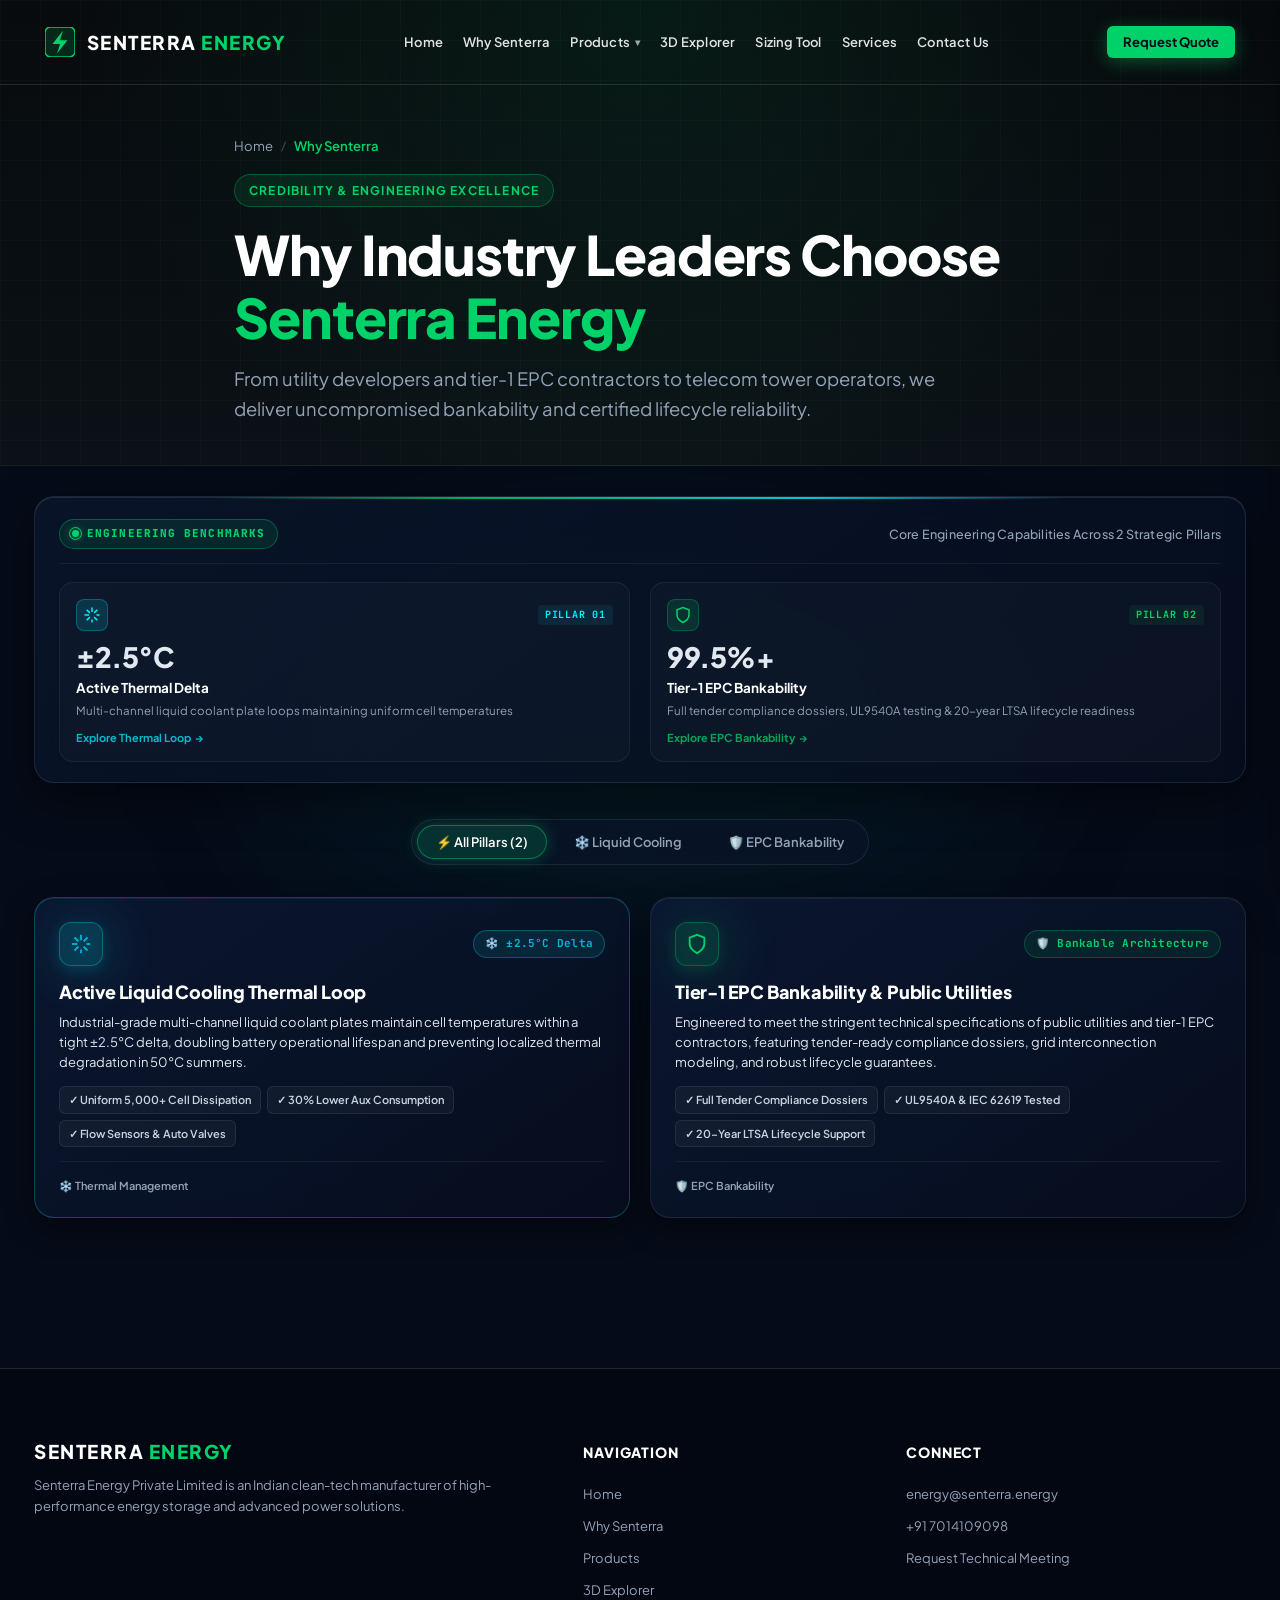
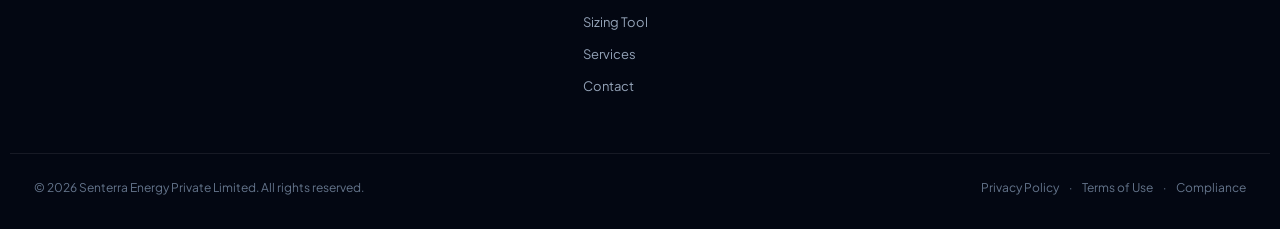
<file: why-lineage.html>
<!DOCTYPE html>
<html lang="en">
<head>
  <meta charset="UTF-8">
  <meta name="viewport" content="width=device-width, initial-scale=1.0">
  <title>Why Senterra | Tier-1 Engineering & Clean Energy Storage | Senterra Energy</title>
  <meta name="description" content="Discover why developers and EPCs choose Senterra Energy: proven BESS engineering, active liquid cooling thermal loops, and Tier-1 EPC bankability &amp; tender compliance.">
  <link rel="preconnect" href="https://fonts.googleapis.com">
  <link rel="preconnect" href="https://fonts.gstatic.com" crossorigin>
  <link href="https://fonts.googleapis.com/css2?family=Plus+Jakarta+Sans:wght@300;400;500;600;700;800;900&family=JetBrains+Mono:wght@400;500;600;700&display=swap" rel="stylesheet">
  <link rel="stylesheet" href="styles.css?v=2.7">
</head>
<body>

  <!-- Rayzon Solar-Style Branded Page Loader & Transition Curtain -->
  <div id="pageLoader" class="page-loader">
    <div class="loader-content">
      <div class="loader-symbol">
        <svg width="48" height="48" viewBox="0 0 32 32" fill="none">
          <rect width="32" height="32" rx="8" fill="#00D26A" fill-opacity="0.15" stroke="#00D26A" stroke-width="2"/>
          <path d="M19 4L8 18H16L13 28L24 14H16L19 4Z" fill="#00D26A"/>
        </svg>
      </div>
      <div class="loader-text">
        <span>S</span>
        <span>E</span>
        <span>N</span>
        <span>T</span>
        <span>E</span>
        <span>R</span>
        <span>R</span>
        <span>A</span>
      </div>
      <div class="loader-subtext">ENERGY</div>
    </div>
  </div>


  <!-- Floating Navigation Bar -->
  <header class="floating-header" id="navbar">
    <div class="header-inner">
      
      <!-- Brand Logo -->
      <a href="index.html" class="brand-logo" aria-label="Senterra Energy Home">
        <div class="brand-symbol">
          <svg width="30" height="30" viewBox="0 0 32 32" fill="none">
            <rect width="32" height="32" rx="6" fill="#00D26A" fill-opacity="0.15" stroke="#00D26A" stroke-width="1.5"/>
            <path d="M19 4L8 18H16L13 28L24 14H16L19 4Z" fill="#00D26A"/>
          </svg>
        </div>
        <div class="brand-text">
          <div class="logo-main">SENTERRA <span>ENERGY</span></div>
        </div>
      </a>

      <!-- Desktop Nav Links -->
      <nav class="desktop-nav" aria-label="Main Navigation">
        <ul class="nav-links">
          <li class="nav-item"><a href="index.html" class="nav-link">Home</a></li>
          <li class="nav-item"><a href="why-senterra.html" class="nav-link">Why Senterra</a></li>
          
          <!-- Mega Menu Dropdown -->
          <li class="nav-item has-dropdown">
            <a href="products.html" class="nav-link dropdown-toggle" id="productsLink">
              Products <span class="nav-caret">▾</span>
            </a>
            <div class="mega-menu" id="megaMenu">
              <div class="mega-menu-inner">
                <div class="mega-col">
                  <div class="mega-col-title">
                    <span class="icon-bubble bess-bubble">⚡</span>
                    <div>
                      <h4>Energy Storage (BESS)</h4>
                      <p>Utility-scale containerized platforms</p>
                    </div>
                  </div>
                  <ul class="mega-list">
                    <li><a href="products.html" data-filter="bess" data-prod="5mwh-block">5 MWh DC Battery Block <span>20ft Containerized · 1500V</span></a></li>
                    <li><a href="products.html" data-filter="bess" data-prod="pcs">Power Conversion System (PCS) <span>Bi-directional AC/DC Inverter</span></a></li>
                    <li><a href="products.html" data-filter="bess" data-prod="bms">Battery Management System (BMS) <span>Cell-level telemetry</span></a></li>
                    <li><a href="products.html" data-filter="bess" data-prod="ems">Energy Management System (EMS) <span>Grid dispatch optimizer</span></a></li>
                    <li><a href="products.html" data-filter="bess" data-prod="ci-pack">C&amp;I Storage Systems <span>Peak shaving cabinets</span></a></li>
                  </ul>
                </div>

                <div class="mega-col">
                  <div class="mega-col-title">
                    <span class="icon-bubble telecom-bubble">📡</span>
                    <div>
                      <h4>Telecom &amp; ICT Power</h4>
                      <p>High-availability passive systems</p>
                    </div>
                  </div>
                  <ul class="mega-list">
                    <li><a href="products.html" data-filter="telecom" data-prod="hybrid-dc">Hybrid DC Power System <span>Solar-Grid-DG hybrid</span></a></li>
                    <li><a href="products.html" data-filter="telecom" data-prod="dc-power">DC Power System <span>Modular 48V rectifiers</span></a></li>
                    <li><a href="products.html" data-filter="telecom" data-prod="charge-control">Charge Control Unit (CCU) <span>Intelligent balancing</span></a></li>
                    <li><a href="products.html" data-filter="telecom" data-prod="lithium-telecom">Lithium Telecom Battery <span>48V LiFePO4 rackmount</span></a></li>
                    <li><a href="products.html" data-filter="telecom" data-prod="outdoor-cabinet">Outdoor IP-55 Enclosure <span>Harsh climate shielding</span></a></li>
                    <li><a href="products.html" data-filter="telecom" data-prod="micro-sites">Micro Sites &amp; 5G Nodes <span>Compact pole power</span></a></li>
                  </ul>
                </div>

                <div class="mega-col featured-mega-col">
                  <div class="mega-spotlight">
                    <span class="spotlight-tag">UTILITY BENCHMARK</span>
                    <h5>5 MWh Liquid-Cooled BESS</h5>
                    <p>India's landmark 20ft containerized storage block. Active liquid thermal loop maintains cells within ±2.5°C.</p>
                    <div class="spotlight-metric">
                      <div><span class="s-val">5.01 MWh</span><span class="s-lbl">DC Capacity</span></div>
                      <div><span class="s-val">≥ 6,000</span><span class="s-lbl">Cycles @ 80% DoD</span></div>
                    </div>
                    <button class="btn btn-sm btn-emerald w-full" onclick="openSpecModal('5mwh-block')">View Spec Sheet</button>
                  </div>
                </div>
              </div>
            </div>
          </li>

          <li class="nav-item"><a href="explorer.html" class="nav-link">3D Explorer</a></li>
          <li class="nav-item"><a href="calculator.html" class="nav-link">Sizing Tool</a></li>
          <li class="nav-item"><a href="services.html" class="nav-link">Services</a></li>
          <li class="nav-item"><a href="contact.html" class="nav-link">Contact Us</a></li>
        </ul>
      </nav>

      <!-- Action Buttons -->
      <div class="header-actions">
        <a href="why-senterra.html" class="pill-btn desktop-only">
          <span>5 GWh Capacity</span>
          <span class="pill-flag">⚡</span>
        </a>

        <button class="btn btn-emerald btn-sm" onclick="openRfqModal()">
          Request Quote
        </button>

        <button class="mobile-toggle" id="mobileToggle" aria-label="Open navigation menu">
          <span></span>
          <span></span>
          <span></span>
        </button>
      </div>
    </div>
  </header>

  <!-- Mobile Drawer Menu -->
  <div class="mobile-drawer" id="mobileDrawer">
    <div class="mobile-drawer-header">
      <div class="brand-logo">
        <span class="logo-main">SENTERRA <span>ENERGY</span></span>
      </div>
      <button class="drawer-close-btn" id="drawerCloseBtn">&times;</button>
    </div>
    <nav class="mobile-nav">
      <ul>
        <li><a href="index.html" class="mobile-link">Home</a></li>
        <li><a href="why-senterra.html" class="mobile-link">Why Senterra</a></li>
        <li><a href="products.html" class="mobile-link">Products &amp; Systems</a></li>
        <li><a href="explorer.html" class="mobile-link">3D Container Explorer</a></li>
        <li><a href="calculator.html" class="mobile-link">BESS Sizing Calculator</a></li>
        <li><a href="services.html" class="mobile-link">Services &amp; Lifecycle AMC</a></li>
        <li><a href="contact.html" class="mobile-link">Contact Us</a></li>
      </ul>
      <div class="mobile-drawer-footer">
        <button class="btn btn-emerald btn-block" onclick="openRfqModal(); closeDrawer();">Request Proposal</button>
        <div class="mobile-contact-info">
          <p>📞 +91 7014109098</p>
          <p>✉️ info@senterraenergy.com</p>
          <p>📍 India</p>
        </div>
      </div>
    </nav>
  </div>
  <div class="drawer-overlay" id="drawerOverlay"></div>

  <!-- Subpage Hero Banner -->
  <section class="subpage-hero">
    <div class="container subpage-hero-inner">
      <div class="breadcrumbs">
        <a href="index.html">Home</a>
        <span class="crumb-sep">/</span>
        <span class="crumb-current">Why Senterra</span>
      </div>
      <span class="hero-kicker">CREDIBILITY & ENGINEERING EXCELLENCE</span>
      <h1>Why Industry Leaders Choose <span>Senterra Energy</span></h1>
      <p class="subpage-lead">From utility developers and tier-1 EPC contractors to telecom tower operators, we deliver uncompromised bankability and certified lifecycle reliability.</p>
    </div>
  </section>

  <!-- Main Page Content -->
  <main class="standalone-section why-standalone-main">
    <section class="section why-senterra-section" id="why-senterra">
    <div class="container">
      
      <!-- Credibility & Performance KPI Ribbon (Gap Bridge) -->
      <div class="why-kpi-ribbon">
        <div class="kpi-ribbon-header">
          <div class="kpi-live-pill">
            <span class="kpi-pulse-dot"></span>
            <span>ENGINEERING BENCHMARKS</span>
          </div>
          <span class="kpi-ribbon-caption">Core Engineering Capabilities Across 2 Strategic Pillars</span>
        </div>

        <div class="kpi-ribbon-grid">
          <!-- Metric 1: ±2.5°C Delta -->
          <div class="kpi-ribbon-card cyan-kpi" data-target-filter="thermal" title="Click to view Liquid Cooling pillar">
            <div class="kpi-card-top">
              <span class="kpi-icon-wrap cyan-icon">
                <svg width="18" height="18" viewBox="0 0 24 24" fill="none" stroke="currentColor" stroke-width="2"><path d="M12 2v6"/><path d="M12 18v4"/><path d="M4.93 4.93l4.24 4.24"/><path d="M14.83 14.83l4.24 4.24"/><path d="M2 12h6"/><path d="M18 12h4"/><path d="M4.93 19.07l4.24-4.24"/><path d="M14.83 9.17l4.24-4.24"/></svg>
              </span>
              <span class="kpi-tag-chip cyan-chip">PILLAR 01</span>
            </div>
            <div class="kpi-number text-cyan">±2.5°C</div>
            <div class="kpi-title">Active Thermal Delta</div>
            <div class="kpi-desc">Multi-channel liquid coolant plate loops maintaining uniform cell temperatures</div>
            <div class="kpi-arrow-cue">Explore Thermal Loop <span>→</span></div>
          </div>

          <!-- Metric 2: 99.5%+ Availability -->
          <div class="kpi-ribbon-card" data-target-filter="bankability" title="Click to view EPC Bankability pillar">
            <div class="kpi-card-top">
              <span class="kpi-icon-wrap emerald-icon">
                <svg width="18" height="18" viewBox="0 0 24 24" fill="none" stroke="currentColor" stroke-width="2"><path d="M12 22s8-4 8-10V5l-8-3-8 3v7c0 6 8 10 8 10z"/></svg>
              </span>
              <span class="kpi-tag-chip">PILLAR 02</span>
            </div>
            <div class="kpi-number text-emerald">99.5%+</div>
            <div class="kpi-title">Tier-1 EPC Bankability</div>
            <div class="kpi-desc">Full tender compliance dossiers, UL9540A testing &amp; 20-year LTSA lifecycle readiness</div>
            <div class="kpi-arrow-cue">Explore EPC Bankability <span>→</span></div>
          </div>
        </div>
      </div>

      <!-- Segmented Pillar Filter Tabs -->
      <div class="why-segmented-tabs" role="tablist" aria-label="Why Senterra Pillars">
        <button class="why-tab-btn active" data-filter="all">
          <span>⚡ All Pillars (2)</span>
        </button>
        <button class="why-tab-btn" data-filter="thermal">
          <span>❄️ Liquid Cooling</span>
        </button>
        <button class="why-tab-btn" data-filter="bankability">
          <span>🛡️ EPC Bankability</span>
        </button>
      </div>

      <div class="why-grid">
        <!-- Card 1: Liquid Cooling (Cyan) -->
        <div class="why-card cyan-card highlighted-why-card" data-pillar="thermal">
          <div class="why-card-shimmer"></div>
          <div class="why-card-top">
            <div class="why-icon-wrap">
              <svg width="22" height="22" viewBox="0 0 24 24" fill="none" stroke="currentColor" stroke-width="2"><path d="M12 2v6"/><path d="M12 18v4"/><path d="M4.93 4.93l4.24 4.24"/><path d="M14.83 14.83l4.24 4.24"/><path d="M2 12h6"/><path d="M18 12h4"/><path d="M4.93 19.07l4.24-4.24"/><path d="M14.83 9.17l4.24-4.24"/></svg>
            </div>
            <span class="why-kpi-badge cyan-kpi">❄️ ±2.5°C Delta</span>
          </div>
          <h3>Active Liquid Cooling Thermal Loop</h3>
          <p>
            Industrial-grade multi-channel liquid coolant plates maintain cell temperatures within a tight ±2.5°C delta, doubling battery operational lifespan and preventing localized thermal degradation in 50°C summers.
          </p>
          <div class="why-chip-grid">
            <span class="why-chip">✓ Uniform 5,000+ Cell Dissipation</span>
            <span class="why-chip">✓ 30% Lower Aux Consumption</span>
            <span class="why-chip">✓ Flow Sensors &amp; Auto Valves</span>
          </div>
          <div class="why-card-footer">
            <span class="why-footer-tag">❄️ Thermal Management</span>
            <span class="why-footer-arrow">→</span>
          </div>
        </div>

        <!-- Card 2: Tier-1 EPC Bankability & Public Utilities -->
        <div class="why-card" data-pillar="bankability">
          <div class="why-card-shimmer"></div>
          <div class="why-card-top">
            <div class="why-icon-wrap">
              <svg width="22" height="22" viewBox="0 0 24 24" fill="none" stroke="currentColor" stroke-width="2"><path d="M12 22s8-4 8-10V5l-8-3-8 3v7c0 6 8 10 8 10z"/></svg>
            </div>
            <span class="why-kpi-badge">🛡️ Bankable Architecture</span>
          </div>
          <h3>Tier-1 EPC Bankability &amp; Public Utilities</h3>
          <p>
            Engineered to meet the stringent technical specifications of public utilities and tier-1 EPC contractors, featuring tender-ready compliance dossiers, grid interconnection modeling, and robust lifecycle guarantees.
          </p>
          <div class="why-chip-grid">
            <span class="why-chip">✓ Full Tender Compliance Dossiers</span>
            <span class="why-chip">✓ UL9540A &amp; IEC 62619 Tested</span>
            <span class="why-chip">✓ 20-Year LTSA Lifecycle Support</span>
          </div>
          <div class="why-card-footer">
            <span class="why-footer-tag">🛡️ EPC Bankability</span>
            <span class="why-footer-arrow">→</span>
          </div>
        </div>
      </div>
    </div>
  </section>
  </main>

  <!-- Modern Clean Footer -->
  <footer class="site-footer">
    <div class="container footer-grid">
      <div class="footer-brand-col">
        <div class="brand-logo">
          <span class="logo-main">SENTERRA <span>ENERGY</span></span>
        </div>
        <p class="footer-desc">
          Senterra Energy Private Limited is an Indian clean-tech manufacturer of high-performance energy storage and advanced power solutions.
        </p>

      </div>

      <div class="footer-links-col">
        <h4>Navigation</h4>
        <ul>
          <li><a href="index.html">Home</a></li>
          <li><a href="why-senterra.html">Why Senterra</a></li>
          <li><a href="products.html">Products</a></li>
          <li><a href="explorer.html">3D Explorer</a></li>
          <li><a href="calculator.html">Sizing Tool</a></li>
          <li><a href="services.html">Services</a></li>
          <li><a href="contact.html">Contact</a></li>
        </ul>
      </div>

      <div class="footer-links-col">
        <h4>Connect</h4>
        <ul>
          <li><a href="mailto:energy@senterra.energy">energy@senterra.energy</a></li>
          <li><a href="tel:+917014109098">+91 7014109098</a></li>
          <li><a href="contact.html">Request Technical Meeting</a></li>
        </ul>
      </div>
    </div>

    <div class="container footer-bottom-bar">
      <p>&copy; 2026 Senterra Energy Private Limited. All rights reserved.</p>
      <div class="footer-legal-links">
        <a href="#">Privacy Policy</a>
        <span>·</span>
        <a href="#">Terms of Use</a>
        <span>·</span>
        <a href="#">Compliance</a>
      </div>
    </div>
  </footer>

  <!-- Technical Spec Sheet Modal -->
  <div class="modal-overlay" id="specModalOverlay">
    <div class="modal-window" role="dialog" aria-modal="true" aria-labelledby="modalProductTitle">
      <div class="modal-header">
        <div>
          <span class="modal-cat-tag" id="modalProductCategory">ENERGY STORAGE</span>
          <h3 id="modalProductTitle">5 MWh DC Battery Block</h3>
        </div>
        <button class="modal-close" onclick="closeSpecModal()" aria-label="Close Modal">&times;</button>
      </div>
      <div class="modal-body" id="modalProductContent"></div>
      <div class="modal-footer">
        <button class="btn btn-outline-white" onclick="closeSpecModal()">Close</button>
        <button class="btn btn-emerald" onclick="initiateRfqForModalProduct()">Request Sizing &amp; Pricing</button>
      </div>
    </div>
  </div>

  <!-- Toast Notification Container -->
  <div class="toast-container" id="toastContainer"></div>

  <!-- Scripts -->
  <script src="app.js"></script>
</body>
</html>
</file>
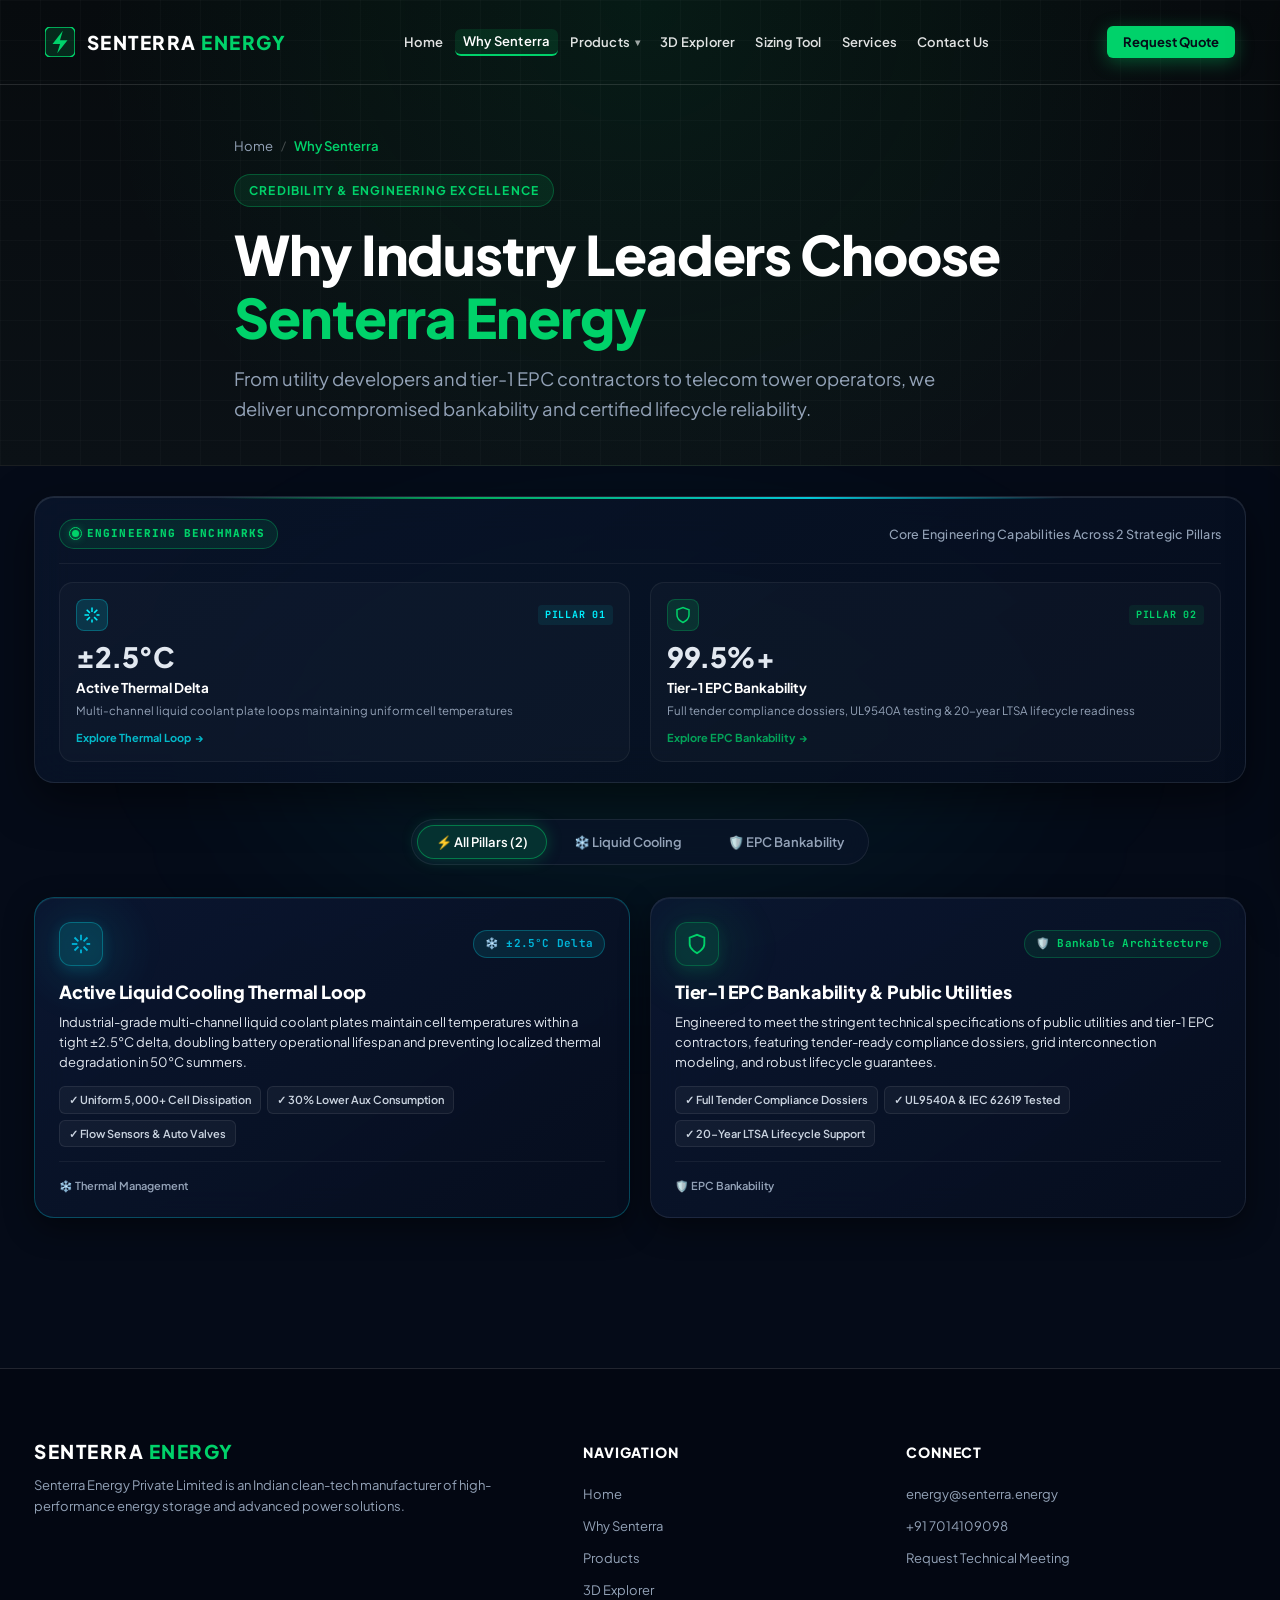
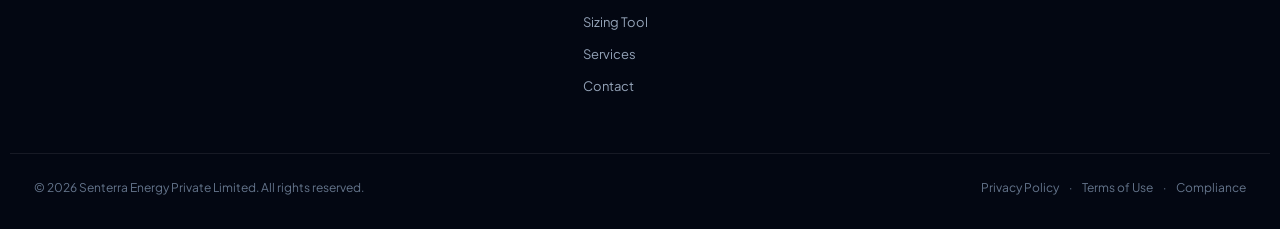
<file: why-senterra.html>
<!DOCTYPE html>
<html lang="en">
<head>
  <meta charset="UTF-8">
  <meta name="viewport" content="width=device-width, initial-scale=1.0">
  <title>Why Senterra | Tier-1 Engineering & Clean Energy Storage | Senterra Energy</title>
  <meta name="description" content="Discover why developers and EPCs choose Senterra Energy: proven BESS engineering, active liquid cooling thermal loops, and Tier-1 EPC bankability &amp; tender compliance.">
  <link rel="preconnect" href="https://fonts.googleapis.com">
  <link rel="preconnect" href="https://fonts.gstatic.com" crossorigin>
  <link href="https://fonts.googleapis.com/css2?family=Plus+Jakarta+Sans:wght@300;400;500;600;700;800;900&family=JetBrains+Mono:wght@400;500;600;700&display=swap" rel="stylesheet">
  <link rel="stylesheet" href="styles.css?v=2.7">
</head>
<body>

  <!-- Rayzon Solar-Style Branded Page Loader & Transition Curtain -->
  <div id="pageLoader" class="page-loader">
    <div class="loader-content">
      <div class="loader-symbol">
        <svg width="48" height="48" viewBox="0 0 32 32" fill="none">
          <rect width="32" height="32" rx="8" fill="#00D26A" fill-opacity="0.15" stroke="#00D26A" stroke-width="2"/>
          <path d="M19 4L8 18H16L13 28L24 14H16L19 4Z" fill="#00D26A"/>
        </svg>
      </div>
      <div class="loader-text">
        <span>S</span>
        <span>E</span>
        <span>N</span>
        <span>T</span>
        <span>E</span>
        <span>R</span>
        <span>R</span>
        <span>A</span>
      </div>
      <div class="loader-subtext">ENERGY</div>
    </div>
  </div>


  <!-- Floating Navigation Bar -->
  <header class="floating-header" id="navbar">
    <div class="header-inner">
      
      <!-- Brand Logo -->
      <a href="index.html" class="brand-logo" aria-label="Senterra Energy Home">
        <div class="brand-symbol">
          <svg width="30" height="30" viewBox="0 0 32 32" fill="none">
            <rect width="32" height="32" rx="6" fill="#00D26A" fill-opacity="0.15" stroke="#00D26A" stroke-width="1.5"/>
            <path d="M19 4L8 18H16L13 28L24 14H16L19 4Z" fill="#00D26A"/>
          </svg>
        </div>
        <div class="brand-text">
          <div class="logo-main">SENTERRA <span>ENERGY</span></div>
        </div>
      </a>

      <!-- Desktop Nav Links -->
      <nav class="desktop-nav" aria-label="Main Navigation">
        <ul class="nav-links">
          <li class="nav-item"><a href="index.html" class="nav-link">Home</a></li>
          <li class="nav-item"><a href="why-senterra.html" class="nav-link">Why Senterra</a></li>
          
          <!-- Mega Menu Dropdown -->
          <li class="nav-item has-dropdown">
            <a href="products.html" class="nav-link dropdown-toggle" id="productsLink">
              Products <span class="nav-caret">▾</span>
            </a>
            <div class="mega-menu" id="megaMenu">
              <div class="mega-menu-inner">
                <div class="mega-col">
                  <div class="mega-col-title">
                    <span class="icon-bubble bess-bubble">⚡</span>
                    <div>
                      <h4>Utility-Scale BESS</h4>
                      <p>High-capacity containerized platforms</p>
                    </div>
                  </div>
                  <ul class="mega-list">
                    <li><a href="products.html" data-filter="utility" data-prod="5mwh-block">5 MWh DC Battery Block <span>20ft Containerized · 1500V Liquid-Cooled</span></a></li>
                  </ul>
                </div>

                <div class="mega-col">
                  <div class="mega-col-title">
                    <span class="icon-bubble telecom-bubble">🏢</span>
                    <div>
                      <h4>Commercial &amp; Industrial</h4>
                      <p>Turnkey behind-the-meter systems</p>
                    </div>
                  </div>
                  <ul class="mega-list">
                    <li><a href="products.html" data-filter="ci" data-prod="ci-pack">C&amp;I Product &amp; Pack <span>100–500 kWh Outdoor Storage Cabinets</span></a></li>
                  </ul>
                </div>

                <div class="mega-col featured-mega-col">
                  <div class="mega-spotlight">
                    <span class="spotlight-tag">UTILITY BENCHMARK</span>
                    <h5>5 MWh Liquid-Cooled BESS</h5>
                    <p>India's landmark 20ft containerized storage block. Active liquid thermal loop maintains cells within ±2.5°C.</p>
                    <div class="spotlight-metric">
                      <div><span class="s-val">5.01 MWh</span><span class="s-lbl">DC Capacity</span></div>
                      <div><span class="s-val">≥ 6,000</span><span class="s-lbl">Cycles @ 80% DoD</span></div>
                    </div>
                    <button class="btn btn-sm btn-emerald w-full" onclick="openSpecModal('5mwh-block')">View Spec Sheet</button>
                  </div>
                </div>
              </div>
            </div>
          </li>

          <li class="nav-item"><a href="explorer.html" class="nav-link">3D Explorer</a></li>
          <li class="nav-item"><a href="calculator.html" class="nav-link">Sizing Tool</a></li>
          <li class="nav-item"><a href="services.html" class="nav-link">Services</a></li>
          <li class="nav-item"><a href="contact.html" class="nav-link">Contact Us</a></li>
        </ul>
      </nav>

      <!-- Action Buttons -->
      <div class="header-actions">
        <a href="why-senterra.html" class="pill-btn desktop-only">
          <span>5 GWh Capacity</span>
          <span class="pill-flag">⚡</span>
        </a>

        <button class="btn btn-emerald btn-sm" onclick="openRfqModal()">
          Request Quote
        </button>

        <button class="mobile-toggle" id="mobileToggle" aria-label="Open navigation menu">
          <span></span>
          <span></span>
          <span></span>
        </button>
      </div>
    </div>
  </header>

  <!-- Mobile Drawer Menu -->
  <div class="mobile-drawer" id="mobileDrawer">
    <div class="mobile-drawer-header">
      <div class="brand-logo">
        <span class="logo-main">SENTERRA <span>ENERGY</span></span>
      </div>
      <button class="drawer-close-btn" id="drawerCloseBtn">&times;</button>
    </div>
    <nav class="mobile-nav">
      <ul>
        <li><a href="index.html" class="mobile-link">Home</a></li>
        <li><a href="why-senterra.html" class="mobile-link">Why Senterra</a></li>
        <li><a href="products.html" class="mobile-link">Products &amp; Systems</a></li>
        <li><a href="explorer.html" class="mobile-link">3D Container Explorer</a></li>
        <li><a href="calculator.html" class="mobile-link">BESS Sizing Calculator</a></li>
        <li><a href="services.html" class="mobile-link">Services &amp; Lifecycle AMC</a></li>
        <li><a href="contact.html" class="mobile-link">Contact Us</a></li>
      </ul>
      <div class="mobile-drawer-footer">
        <button class="btn btn-emerald btn-block" onclick="openRfqModal(); closeDrawer();">Request Proposal</button>
        <div class="mobile-contact-info">
          <p>📞 +91 7014109098</p>
          <p>✉️ info@senterraenergy.com</p>
          <p>📍 India</p>
        </div>
      </div>
    </nav>
  </div>
  <div class="drawer-overlay" id="drawerOverlay"></div>

  <!-- Subpage Hero Banner -->
  <section class="subpage-hero">
    <div class="container subpage-hero-inner">
      <div class="breadcrumbs">
        <a href="index.html">Home</a>
        <span class="crumb-sep">/</span>
        <span class="crumb-current">Why Senterra</span>
      </div>
      <span class="hero-kicker">CREDIBILITY & ENGINEERING EXCELLENCE</span>
      <h1>Why Industry Leaders Choose <span>Senterra Energy</span></h1>
      <p class="subpage-lead">From utility developers and tier-1 EPC contractors to telecom tower operators, we deliver uncompromised bankability and certified lifecycle reliability.</p>
    </div>
  </section>

  <!-- Main Page Content -->
  <main class="standalone-section why-standalone-main">
    <section class="section why-senterra-section" id="why-senterra">
    <div class="container">
      
      <!-- Credibility & Performance KPI Ribbon (Gap Bridge) -->
      <div class="why-kpi-ribbon">
        <div class="kpi-ribbon-header">
          <div class="kpi-live-pill">
            <span class="kpi-pulse-dot"></span>
            <span>ENGINEERING BENCHMARKS</span>
          </div>
          <span class="kpi-ribbon-caption">Core Engineering Capabilities Across 2 Strategic Pillars</span>
        </div>

        <div class="kpi-ribbon-grid">
          <!-- Metric 1: ±2.5°C Delta -->
          <div class="kpi-ribbon-card cyan-kpi" data-target-filter="thermal" title="Click to view Liquid Cooling pillar">
            <div class="kpi-card-top">
              <span class="kpi-icon-wrap cyan-icon">
                <svg width="18" height="18" viewBox="0 0 24 24" fill="none" stroke="currentColor" stroke-width="2"><path d="M12 2v6"/><path d="M12 18v4"/><path d="M4.93 4.93l4.24 4.24"/><path d="M14.83 14.83l4.24 4.24"/><path d="M2 12h6"/><path d="M18 12h4"/><path d="M4.93 19.07l4.24-4.24"/><path d="M14.83 9.17l4.24-4.24"/></svg>
              </span>
              <span class="kpi-tag-chip cyan-chip">PILLAR 01</span>
            </div>
            <div class="kpi-number text-cyan">±2.5°C</div>
            <div class="kpi-title">Active Thermal Delta</div>
            <div class="kpi-desc">Multi-channel liquid coolant plate loops maintaining uniform cell temperatures</div>
            <div class="kpi-arrow-cue">Explore Thermal Loop <span>→</span></div>
          </div>

          <!-- Metric 2: 99.5%+ Availability -->
          <div class="kpi-ribbon-card" data-target-filter="bankability" title="Click to view EPC Bankability pillar">
            <div class="kpi-card-top">
              <span class="kpi-icon-wrap emerald-icon">
                <svg width="18" height="18" viewBox="0 0 24 24" fill="none" stroke="currentColor" stroke-width="2"><path d="M12 22s8-4 8-10V5l-8-3-8 3v7c0 6 8 10 8 10z"/></svg>
              </span>
              <span class="kpi-tag-chip">PILLAR 02</span>
            </div>
            <div class="kpi-number text-emerald">99.5%+</div>
            <div class="kpi-title">Tier-1 EPC Bankability</div>
            <div class="kpi-desc">Full tender compliance dossiers, UL9540A testing &amp; 20-year LTSA lifecycle readiness</div>
            <div class="kpi-arrow-cue">Explore EPC Bankability <span>→</span></div>
          </div>
        </div>
      </div>

      <!-- Segmented Pillar Filter Tabs -->
      <div class="why-segmented-tabs" role="tablist" aria-label="Why Senterra Pillars">
        <button class="why-tab-btn active" data-filter="all">
          <span>⚡ All Pillars (2)</span>
        </button>
        <button class="why-tab-btn" data-filter="thermal">
          <span>❄️ Liquid Cooling</span>
        </button>
        <button class="why-tab-btn" data-filter="bankability">
          <span>🛡️ EPC Bankability</span>
        </button>
      </div>

      <div class="why-grid">
        <!-- Card 1: Liquid Cooling (Cyan) -->
        <div class="why-card cyan-card highlighted-why-card" data-pillar="thermal">
          <div class="why-card-shimmer"></div>
          <div class="why-card-top">
            <div class="why-icon-wrap">
              <svg width="22" height="22" viewBox="0 0 24 24" fill="none" stroke="currentColor" stroke-width="2"><path d="M12 2v6"/><path d="M12 18v4"/><path d="M4.93 4.93l4.24 4.24"/><path d="M14.83 14.83l4.24 4.24"/><path d="M2 12h6"/><path d="M18 12h4"/><path d="M4.93 19.07l4.24-4.24"/><path d="M14.83 9.17l4.24-4.24"/></svg>
            </div>
            <span class="why-kpi-badge cyan-kpi">❄️ ±2.5°C Delta</span>
          </div>
          <h3>Active Liquid Cooling Thermal Loop</h3>
          <p>
            Industrial-grade multi-channel liquid coolant plates maintain cell temperatures within a tight ±2.5°C delta, doubling battery operational lifespan and preventing localized thermal degradation in 50°C summers.
          </p>
          <div class="why-chip-grid">
            <span class="why-chip">✓ Uniform 5,000+ Cell Dissipation</span>
            <span class="why-chip">✓ 30% Lower Aux Consumption</span>
            <span class="why-chip">✓ Flow Sensors &amp; Auto Valves</span>
          </div>
          <div class="why-card-footer">
            <span class="why-footer-tag">❄️ Thermal Management</span>
            <span class="why-footer-arrow">→</span>
          </div>
        </div>

        <!-- Card 2: Tier-1 EPC Bankability & Public Utilities -->
        <div class="why-card" data-pillar="bankability">
          <div class="why-card-shimmer"></div>
          <div class="why-card-top">
            <div class="why-icon-wrap">
              <svg width="22" height="22" viewBox="0 0 24 24" fill="none" stroke="currentColor" stroke-width="2"><path d="M12 22s8-4 8-10V5l-8-3-8 3v7c0 6 8 10 8 10z"/></svg>
            </div>
            <span class="why-kpi-badge">🛡️ Bankable Architecture</span>
          </div>
          <h3>Tier-1 EPC Bankability &amp; Public Utilities</h3>
          <p>
            Engineered to meet the stringent technical specifications of public utilities and tier-1 EPC contractors, featuring tender-ready compliance dossiers, grid interconnection modeling, and robust lifecycle guarantees.
          </p>
          <div class="why-chip-grid">
            <span class="why-chip">✓ Full Tender Compliance Dossiers</span>
            <span class="why-chip">✓ UL9540A &amp; IEC 62619 Tested</span>
            <span class="why-chip">✓ 20-Year LTSA Lifecycle Support</span>
          </div>
          <div class="why-card-footer">
            <span class="why-footer-tag">🛡️ EPC Bankability</span>
            <span class="why-footer-arrow">→</span>
          </div>
        </div>
      </div>
    </div>
  </section>
  </main>

  <!-- Modern Clean Footer -->
  <footer class="site-footer">
    <div class="container footer-grid">
      <div class="footer-brand-col">
        <div class="brand-logo">
          <span class="logo-main">SENTERRA <span>ENERGY</span></span>
        </div>
        <p class="footer-desc">
          Senterra Energy Private Limited is an Indian clean-tech manufacturer of high-performance energy storage and advanced power solutions.
        </p>

      </div>

      <div class="footer-links-col">
        <h4>Navigation</h4>
        <ul>
          <li><a href="index.html">Home</a></li>
          <li><a href="why-senterra.html">Why Senterra</a></li>
          <li><a href="products.html">Products</a></li>
          <li><a href="explorer.html">3D Explorer</a></li>
          <li><a href="calculator.html">Sizing Tool</a></li>
          <li><a href="services.html">Services</a></li>
          <li><a href="contact.html">Contact</a></li>
        </ul>
      </div>

      <div class="footer-links-col">
        <h4>Connect</h4>
        <ul>
          <li><a href="mailto:energy@senterra.energy">energy@senterra.energy</a></li>
          <li><a href="tel:+917014109098">+91 7014109098</a></li>
          <li><a href="contact.html">Request Technical Meeting</a></li>
        </ul>
      </div>
    </div>

    <div class="container footer-bottom-bar">
      <p>&copy; 2026 Senterra Energy Private Limited. All rights reserved.</p>
      <div class="footer-legal-links">
        <a href="#">Privacy Policy</a>
        <span>·</span>
        <a href="#">Terms of Use</a>
        <span>·</span>
        <a href="#">Compliance</a>
      </div>
    </div>
  </footer>

  <!-- Technical Spec Sheet Modal -->
  <div class="modal-overlay" id="specModalOverlay">
    <div class="modal-window" role="dialog" aria-modal="true" aria-labelledby="modalProductTitle">
      <div class="modal-header">
        <div>
          <span class="modal-cat-tag" id="modalProductCategory">ENERGY STORAGE</span>
          <h3 id="modalProductTitle">5 MWh DC Battery Block</h3>
        </div>
        <button class="modal-close" onclick="closeSpecModal()" aria-label="Close Modal">&times;</button>
      </div>
      <div class="modal-body" id="modalProductContent"></div>
      <div class="modal-footer">
        <button class="btn btn-outline-white" onclick="closeSpecModal()">Close</button>
        <button class="btn btn-emerald" onclick="initiateRfqForModalProduct()">Request Sizing &amp; Pricing</button>
      </div>
    </div>
  </div>

  <!-- Toast Notification Container -->
  <div class="toast-container" id="toastContainer"></div>

  <!-- Scripts -->
  <script src="app.js"></script>
</body>
</html>
</file>
<file: styles.css>
/* ==========================================================================
   Senterra Energy - Cinematic Clean-Tech Design System (Rayzon Solar Inspired)
   High-Impact, Floating Glass Header, Industrial Power Architecture
   ========================================================================== */

:root {
  /* Core Tones */
  --bg-deep: #050B18;
  --bg-dark: #081226;
  --bg-card: rgba(14, 24, 48, 0.7);
  --bg-card-hover: rgba(20, 36, 72, 0.85);
  --bg-glass: rgba(10, 20, 42, 0.65);
  
  --border-glass: rgba(255, 255, 255, 0.12);
  --border-glass-strong: rgba(255, 255, 255, 0.22);
  --border-emerald: rgba(0, 210, 106, 0.4);

  --text-white: #FFFFFF;
  --text-slate: #E2E8F0;
  --text-muted: #94A3B8;
  --text-dim: #64748B;

  /* Accents */
  --emerald: #00D26A;
  --emerald-glow: rgba(0, 210, 106, 0.35);
  --cyan: #00B4D8;
  --cyan-glow: rgba(0, 180, 216, 0.35);
  --amber: #F59E0B;

  /* Typography */
  --font-sans: 'Plus Jakarta Sans', -apple-system, BlinkMacSystemFont, "Segoe UI", Roboto, sans-serif;
  --font-mono: 'JetBrains Mono', monospace;

  /* Layout */
  --container-max: 1260px;
  --header-height: 84px;
  --radius-sm: 6px;
  --radius-md: 12px;
  --radius-lg: 20px;
  --radius-full: 9999px;

  --transition-smooth: 0.28s cubic-bezier(0.16, 1, 0.3, 1);
}

/* Reset & Base */
*, *::before, *::after {
  box-sizing: border-box;
  margin: 0;
  padding: 0;
}

html {
  /* Lenis smooth scroll handles all inertia in JS — keep CSS at 'auto' to avoid conflicts */
  scroll-behavior: auto;
  scroll-padding-top: calc(var(--header-height) + 20px);
  color-scheme: dark;
}

body {
  font-family: var(--font-sans);
  background-color: var(--bg-deep);
  color: var(--text-slate);
  line-height: 1.6;
  font-size: 15px;
  overflow-x: hidden;
  -webkit-font-smoothing: antialiased;
}

a {
  color: inherit;
  text-decoration: none;
  transition: all var(--transition-smooth);
}

ul {
  list-style: none;
}

button, input, select, textarea {
  font-family: inherit;
  font-size: inherit;
  border: none;
  outline: none;
  background: none;
  color: inherit;
}

.container {
  width: 100%;
  max-width: var(--container-max);
  margin: 0 auto;
  padding: 0 24px;
}

.container-wide {
  width: 100%;
  max-width: 1400px;
  margin: 0 auto;
  padding: 0 32px;
}

/* ==========================================================================
   Floating Rayzon-Style Header
   ========================================================================== */

.floating-header {
  position: fixed;
  top: 0;
  left: 0;
  width: 100%;
  z-index: 1000;
  background: transparent;
  border-bottom: 1px solid rgba(255, 255, 255, 0.12);
  transition: background 0.35s ease, backdrop-filter 0.35s ease, border-color 0.35s ease, box-shadow 0.35s ease;
}

.floating-header.scrolled {
  background: rgba(5, 11, 24, 0.88);
  backdrop-filter: blur(20px);
  -webkit-backdrop-filter: blur(20px);
  border-bottom: 1px solid rgba(255, 255, 255, 0.08);
  box-shadow: 0 10px 30px rgba(0, 0, 0, 0.6);
}

.header-inner {
  display: flex;
  align-items: center;
  justify-content: space-between;
  width: 100%;
  max-width: 100%;
  padding: 0 clamp(24px, 3.5vw, 64px);
  height: var(--header-height);
  gap: clamp(16px, 2vw, 40px);
}

/* Logo anchored to the left of the screen */
.brand-logo {
  display: flex;
  align-items: center;
  gap: 12px;
  flex-shrink: 0;
  white-space: nowrap;
}

.brand-symbol {
  display: flex;
  align-items: center;
  justify-content: center;
  flex-shrink: 0;
}

.logo-main {
  font-size: 19px;
  font-weight: 900;
  letter-spacing: 1.5px;
  color: #FFFFFF;
  line-height: 1.1;
  white-space: nowrap;
}

.logo-main span {
  color: var(--emerald);
}

.logo-sub {
  font-size: 9px;
  font-weight: 700;
  letter-spacing: 1.5px;
  color: var(--text-muted);
  white-space: nowrap;
}

/* Desktop Nav Container */
.desktop-nav {
  display: flex;
  align-items: center;
  justify-content: center;
  flex: 1 1 auto;
  min-width: 0;
}

/* Nav Links - Centered, single-line, beautifully spaced */
.nav-links {
  display: flex;
  align-items: center;
  justify-content: center;
  gap: clamp(4px, 0.9vw, 18px);
  margin: 0;
  padding: 0;
  list-style: none;
  flex-wrap: nowrap;
}

.nav-item {
  display: flex;
  align-items: center;
  justify-content: center;
  flex-shrink: 0;
}

.nav-link {
  font-size: 13.5px;
  font-weight: 600;
  color: rgba(255, 255, 255, 0.88);
  padding: 8px clamp(8px, 0.8vw, 14px);
  border-radius: var(--radius-sm);
  display: inline-flex;
  align-items: center;
  justify-content: center;
  gap: 5px;
  white-space: nowrap;
  line-height: 1;
  letter-spacing: 0.2px;
  transition: color var(--transition-smooth), background-color var(--transition-smooth);
}

.nav-caret {
  font-size: 10px;
  opacity: 0.7;
  transition: transform var(--transition-smooth);
}

.nav-link:hover, .nav-link.active {
  color: #FFFFFF;
  background: rgba(255, 255, 255, 0.08);
}

.nav-item.has-dropdown {
  position: relative;
}

.nav-item.has-dropdown:hover .mega-menu {
  opacity: 1;
  visibility: visible;
  transform: translateX(-50%) translateY(0);
}

.nav-item.has-dropdown:hover .nav-caret {
  transform: rotate(180deg);
}

/* Mega-Menu Centered beneath Products */
.mega-menu {
  position: absolute;
  top: 100%;
  left: 50%;
  transform: translateX(-50%) translateY(12px);
  width: 860px;
  background: #091326;
  border: 1px solid var(--border-glass-strong);
  border-radius: var(--radius-lg);
  padding: 24px;
  box-shadow: 0 20px 50px rgba(0, 0, 0, 0.7);
  opacity: 0;
  visibility: hidden;
  transition: all var(--transition-smooth);
  z-index: 1001;
}

.mega-menu-inner {
  display: grid;
  grid-template-columns: 1.2fr 1.2fr 1.1fr;
  gap: 24px;
}

.mega-col-title {
  display: flex;
  align-items: center;
  gap: 10px;
  padding-bottom: 12px;
  margin-bottom: 12px;
  border-bottom: 1px solid var(--border-glass);
}

.icon-bubble {
  width: 32px;
  height: 32px;
  border-radius: 8px;
  display: flex;
  align-items: center;
  justify-content: center;
  font-size: 14px;
}

.bess-bubble { background: rgba(0, 210, 106, 0.15); }
.telecom-bubble { background: rgba(0, 180, 216, 0.15); }

.mega-col-title h4 {
  font-size: 14px;
  font-weight: 700;
  color: #FFFFFF;
}

.mega-col-title p {
  font-size: 11px;
  color: var(--text-muted);
}

.mega-list li {
  margin-bottom: 4px;
}

.mega-list a {
  display: block;
  padding: 6px 10px;
  border-radius: var(--radius-sm);
  font-size: 13px;
  font-weight: 600;
  color: var(--text-slate);
}

.mega-list a span {
  display: block;
  font-size: 11px;
  font-weight: 400;
  color: var(--text-dim);
}

.mega-list a:hover {
  background: rgba(0, 210, 106, 0.1);
  color: var(--emerald);
}

.mega-spotlight {
  background: linear-gradient(145deg, #101F3D 0%, #081122 100%);
  border: 1px solid rgba(0, 210, 106, 0.35);
  border-radius: var(--radius-md);
  padding: 18px;
  display: flex;
  flex-direction: column;
  justify-content: space-between;
  height: 100%;
}

.spotlight-tag {
  font-size: 10px;
  font-weight: 800;
  letter-spacing: 0.8px;
  color: var(--emerald);
  margin-bottom: 8px;
}

.mega-spotlight h5 {
  font-size: 15px;
  font-weight: 700;
  color: #FFFFFF;
  margin-bottom: 6px;
}

.mega-spotlight p {
  font-size: 12px;
  color: var(--text-muted);
  line-height: 1.45;
  margin-bottom: 12px;
}

.spotlight-metric {
  display: grid;
  grid-template-columns: 1fr 1fr;
  gap: 8px;
  background: rgba(0, 0, 0, 0.3);
  padding: 8px 10px;
  border-radius: var(--radius-sm);
  margin-bottom: 14px;
}

.s-val {
  display: block;
  font-family: var(--font-mono);
  font-size: 13px;
  font-weight: 700;
  color: var(--emerald);
}

.s-lbl {
  font-size: 10px;
  color: var(--text-muted);
}

/* Rayzon-Style Action Header Buttons */
.header-actions {
  display: flex;
  align-items: center;
  gap: 14px;
  flex-shrink: 0;
  white-space: nowrap;
}

/* Rounded Pill Button (Identical to Rayzon USA pill in user screenshot) */
.pill-btn {
  display: inline-flex;
  align-items: center;
  justify-content: center;
  gap: 8px;
  padding: 8px 18px;
  border-radius: var(--radius-full);
  border: 1.5px solid rgba(255, 255, 255, 0.45);
  background: rgba(255, 255, 255, 0.05);
  color: #FFFFFF;
  font-size: 13px;
  font-weight: 700;
  letter-spacing: 0.3px;
  white-space: nowrap;
  line-height: 1;
  flex-shrink: 0;
  transition: all var(--transition-smooth);
}

.pill-btn:hover {
  background: rgba(255, 255, 255, 0.15);
  border-color: #FFFFFF;
  transform: translateY(-1px);
}

.pill-flag {
  font-size: 14px;
}

/* Buttons */
.btn {
  display: inline-flex;
  align-items: center;
  justify-content: center;
  gap: 8px;
  font-weight: 700;
  border-radius: var(--radius-sm);
  cursor: pointer;
  padding: 10px 20px;
  font-size: 14px;
  transition: all var(--transition-smooth);
  white-space: nowrap;
}

.btn-sm {
  padding: 8px 16px;
  font-size: 13px;
  border-radius: var(--radius-sm);
}

.btn-lg {
  padding: 15px 28px;
  font-size: 15px;
  border-radius: var(--radius-sm);
}

.btn-emerald {
  background-color: var(--emerald);
  color: #050B18;
  box-shadow: 0 4px 18px var(--emerald-glow);
}

.btn-emerald:hover {
  background-color: #00F57C;
  transform: translateY(-2px);
  box-shadow: 0 6px 24px rgba(0, 210, 106, 0.45);
}

.btn-frosted {
  background: rgba(255, 255, 255, 0.1);
  border: 1px solid rgba(255, 255, 255, 0.25);
  backdrop-filter: blur(10px);
  color: #FFFFFF;
}

.btn-frosted:hover {
  background: rgba(255, 255, 255, 0.18);
  border-color: rgba(255, 255, 255, 0.4);
  transform: translateY(-2px);
}

.btn-outline-white {
  border: 1.5px solid rgba(255, 255, 255, 0.35);
  color: #FFFFFF;
  background: transparent;
}

.btn-outline-white:hover {
  border-color: var(--emerald);
  color: var(--emerald);
  background: rgba(0, 210, 106, 0.08);
}

.btn-block {
  width: 100%;
}

.w-full {
  width: 100%;
}

/* Mobile Toggle */
.mobile-toggle {
  display: none;
  flex-direction: column;
  justify-content: space-between;
  width: 24px;
  height: 18px;
  cursor: pointer;
}

.mobile-toggle span {
  width: 100%;
  height: 2px;
  background: #FFFFFF;
  border-radius: 2px;
}

/* ==========================================================================
   Cinematic Hero Section
   ========================================================================== */

.cinematic-hero {
  position: relative;
  min-height: 100vh;
  display: flex;
  flex-direction: column;
  justify-content: center;
  padding-top: calc(var(--header-height) + 40px);
  padding-bottom: 60px;
  overflow: hidden;
}

.hero-visual-backdrop {
  position: absolute;
  inset: 0;
  pointer-events: none;
  z-index: 1;
}

.hero-sky-gradient {
  position: absolute;
  inset: 0;
  background: radial-gradient(ellipse at 50% 15%, #0F244C 0%, #071226 50%, #040814 100%);
}

.hero-solar-mesh {
  position: absolute;
  inset: 0;
  background-image: 
    linear-gradient(rgba(0, 210, 106, 0.04) 1px, transparent 1px),
    linear-gradient(90deg, rgba(2, 132, 199, 0.04) 1px, transparent 1px);
  background-size: 60px 60px;
  mask-image: radial-gradient(ellipse at 50% 40%, black 20%, transparent 80%);
}

.hero-light-beams {
  position: absolute;
  top: -100px;
  left: 30%;
  width: 600px;
  height: 600px;
  background: radial-gradient(circle, rgba(0, 210, 106, 0.15) 0%, rgba(0, 180, 216, 0.1) 40%, transparent 70%);
  filter: blur(70px);
}

.hero-containers-art {
  position: absolute;
  bottom: 0;
  left: 0;
  width: 100%;
  height: 420px;
  opacity: 0.9;
}

.hero-skyline-svg {
  width: 100%;
  height: 100%;
}

.hero-fog-overlay {
  position: absolute;
  inset: 0;
  background: linear-gradient(180deg, rgba(5, 11, 24, 0.2) 0%, rgba(5, 11, 24, 0.4) 60%, #050B18 100%);
}

/* Hero Content */
.hero-content-wrapper {
  position: relative;
  z-index: 2;
  text-align: center;
  max-width: 960px;
  margin: 0 auto;
}

.hero-tag-pill {
  display: inline-flex;
  align-items: center;
  gap: 10px;
  background: rgba(14, 24, 48, 0.75);
  border: 1px solid rgba(255, 255, 255, 0.2);
  backdrop-filter: blur(10px);
  padding: 6px 16px;
  border-radius: var(--radius-full);
  margin-bottom: 24px;
}

.pulse-indicator {
  width: 8px;
  height: 8px;
  border-radius: 50%;
  background: var(--emerald);
  box-shadow: 0 0 10px var(--emerald);
}

.pill-text {
  font-size: 11px;
  font-weight: 800;
  letter-spacing: 1px;
  color: #FFFFFF;
}

.pill-badge-award {
  background: rgba(0, 210, 106, 0.15);
  border: 1px solid rgba(0, 210, 106, 0.4);
  color: var(--emerald);
  font-size: 11px;
  font-weight: 700;
  padding: 2px 8px;
  border-radius: 4px;
  margin-left: 4px;
}

.hero-headline {
  font-size: clamp(38px, 5.5vw, 68px);
  font-weight: 900;
  letter-spacing: -1.5px;
  line-height: 1.08;
  color: #FFFFFF;
  margin-bottom: 20px;
  text-transform: uppercase;
}

.hero-gradient-text {
  background: linear-gradient(135deg, #FFFFFF 0%, #00D26A 50%, #00B4D8 100%);
  -webkit-background-clip: text;
  -webkit-text-fill-color: transparent;
}

.hero-lead-text {
  font-size: 17px;
  color: #CBD5E1;
  line-height: 1.65;
  max-width: 780px;
  margin: 0 auto 36px auto;
}

.hero-action-row {
  display: flex;
  align-items: center;
  justify-content: center;
  gap: 16px;
  margin-bottom: 56px;
  flex-wrap: wrap;
}

/* Glass Metric Strip Pinned at Hero Bottom */
.hero-stats-glass-strip {
  display: flex;
  align-items: center;
  justify-content: space-between;
  background: rgba(14, 24, 48, 0.7);
  border: 1px solid rgba(255, 255, 255, 0.15);
  backdrop-filter: blur(16px);
  -webkit-backdrop-filter: blur(16px);
  border-radius: var(--radius-lg);
  padding: 22px 36px;
  box-shadow: 0 16px 40px rgba(0, 0, 0, 0.4);
}

.stat-cell {
  display: flex;
  flex-direction: column;
  text-align: center;
}

.stat-number {
  font-family: var(--font-mono);
  font-size: 26px;
  font-weight: 800;
  color: #FFFFFF;
  letter-spacing: -0.5px;
  line-height: 1.1;
}

.stat-caption {
  font-size: 11px;
  font-weight: 600;
  color: var(--text-muted);
  text-transform: uppercase;
  letter-spacing: 0.6px;
  margin-top: 4px;
}

.stat-separator {
  width: 1px;
  height: 38px;
  background: rgba(255, 255, 255, 0.12);
}

/* ==========================================================================
   "Why Senterra" Section (Rayzon Style)
   ========================================================================== */

.section {
  padding: 100px 0;
  position: relative;
}

.section-heading-center {
  text-align: center;
  max-width: 720px;
  margin: 0 auto 56px auto;
}

.kicker-tag {
  display: inline-block;
  font-size: 12px;
  font-weight: 800;
  letter-spacing: 2px;
  text-transform: uppercase;
  color: var(--emerald);
  margin-bottom: 12px;
}

.section-h2 {
  font-size: 38px;
  font-weight: 800;
  letter-spacing: -0.8px;
  color: #FFFFFF;
  line-height: 1.2;
  margin-bottom: 14px;
}

.section-p {
  font-size: 16px;
  color: var(--text-muted);
  line-height: 1.6;
}

/* ==========================================================================
   Compact Why Senterra Spacing & Credibility KPI Ribbon (why-senterra.html)
   ========================================================================== */
.why-standalone-main {
  padding: 0 0 70px 0 !important;
}

.why-senterra-section {
  padding: 30px 0 80px 0 !important;
}

.why-kpi-ribbon {
  position: relative;
  background: linear-gradient(145deg, rgba(10, 22, 45, 0.78) 0%, rgba(6, 14, 30, 0.88) 100%);
  border: 1px solid rgba(255, 255, 255, 0.09);
  border-radius: 20px;
  padding: 22px 24px 20px 24px;
  margin: 0 auto 36px auto;
  backdrop-filter: blur(18px);
  -webkit-backdrop-filter: blur(18px);
  box-shadow: 0 16px 45px rgba(0, 0, 0, 0.5), inset 0 1px 0 rgba(255, 255, 255, 0.1);
  overflow: hidden;
  transition: border-color 0.3s ease, box-shadow 0.3s ease;
}

.why-kpi-ribbon::before {
  content: "";
  position: absolute;
  top: 0;
  left: 15%;
  right: 15%;
  height: 2px;
  background: linear-gradient(90deg, transparent, #00D26A 30%, #00F0FF 70%, transparent);
  opacity: 0.8;
  pointer-events: none;
}

.why-kpi-ribbon:hover {
  border-color: rgba(0, 210, 106, 0.3);
  box-shadow: 0 20px 50px rgba(0, 0, 0, 0.6), 0 0 35px rgba(0, 210, 106, 0.12), inset 0 1px 0 rgba(255, 255, 255, 0.15);
}

.kpi-ribbon-header {
  display: flex;
  align-items: center;
  justify-content: space-between;
  gap: 16px;
  margin-bottom: 18px;
  padding-bottom: 14px;
  border-bottom: 1px solid rgba(255, 255, 255, 0.06);
  flex-wrap: wrap;
}

.kpi-live-pill {
  display: inline-flex;
  align-items: center;
  gap: 8px;
  background: rgba(0, 210, 106, 0.1);
  border: 1px solid rgba(0, 210, 106, 0.32);
  color: var(--emerald, #00D26A);
  padding: 5px 12px;
  border-radius: 9999px;
  font-size: 11px;
  font-weight: 800;
  letter-spacing: 1.1px;
  text-transform: uppercase;
  font-family: var(--font-mono);
}

.kpi-pulse-dot {
  width: 7px;
  height: 7px;
  border-radius: 50%;
  background: #00D26A;
  box-shadow: 0 0 8px #00D26A;
  position: relative;
  display: inline-block;
}

.kpi-pulse-dot::after {
  content: "";
  position: absolute;
  inset: -3px;
  border-radius: 50%;
  border: 1.5px solid #00D26A;
  animation: ctaPingRing 2s cubic-bezier(0, 0, 0.2, 1) infinite;
}

.kpi-ribbon-caption {
  font-size: 12.5px;
  color: #94A3B8;
  font-weight: 500;
  letter-spacing: 0.2px;
}

.kpi-ribbon-grid {
  display: grid;
  grid-template-columns: repeat(2, 1fr);
  gap: 20px;
}

.kpi-ribbon-card {
  position: relative;
  background: rgba(255, 255, 255, 0.025);
  border: 1px solid rgba(255, 255, 255, 0.06);
  border-radius: 14px;
  padding: 16px 16px 14px 16px;
  cursor: pointer;
  transition: all 0.3s cubic-bezier(0.16, 1, 0.3, 1);
  display: flex;
  flex-direction: column;
}

.kpi-ribbon-card:hover {
  transform: translateY(-4px);
  background: rgba(0, 210, 106, 0.07);
  border-color: rgba(0, 210, 106, 0.45);
  box-shadow: 0 12px 28px rgba(0, 0, 0, 0.35), 0 0 22px rgba(0, 210, 106, 0.18);
}

.kpi-ribbon-card.cyan-kpi:hover {
  background: rgba(0, 240, 255, 0.07);
  border-color: rgba(0, 240, 255, 0.45);
  box-shadow: 0 12px 28px rgba(0, 0, 0, 0.35), 0 0 22px rgba(0, 240, 255, 0.18);
}

.kpi-card-top {
  display: flex;
  align-items: center;
  justify-content: space-between;
  margin-bottom: 10px;
}

.kpi-icon-wrap {
  display: inline-flex;
  align-items: center;
  justify-content: center;
  width: 32px;
  height: 32px;
  border-radius: 8px;
  transition: transform 0.3s ease;
}

.kpi-icon-wrap.emerald-icon {
  background: rgba(0, 210, 106, 0.14);
  color: #00D26A;
  border: 1px solid rgba(0, 210, 106, 0.25);
}

.kpi-icon-wrap.cyan-icon {
  background: rgba(0, 240, 255, 0.14);
  color: #00F0FF;
  border: 1px solid rgba(0, 240, 255, 0.25);
}

.kpi-ribbon-card:hover .kpi-icon-wrap {
  transform: scale(1.1) rotate(-4deg);
}

.kpi-tag-chip {
  font-family: var(--font-mono);
  font-size: 10px;
  font-weight: 700;
  letter-spacing: 0.8px;
  color: #00D26A;
  background: rgba(0, 210, 106, 0.08);
  padding: 2px 7px;
  border-radius: 4px;
}

.kpi-tag-chip.cyan-chip {
  color: #00F0FF;
  background: rgba(0, 240, 255, 0.08);
}

.kpi-number {
  font-size: clamp(22px, 2.2vw, 28px);
  font-weight: 800;
  line-height: 1.15;
  letter-spacing: -0.5px;
  margin-bottom: 4px;
}

.kpi-title {
  font-size: 13.5px;
  font-weight: 700;
  color: #FFFFFF;
  margin-bottom: 4px;
}

.kpi-desc {
  font-size: 11.5px;
  color: #94A3B8;
  line-height: 1.45;
  flex-grow: 1;
}

.kpi-arrow-cue {
  display: inline-flex;
  align-items: center;
  gap: 4px;
  font-size: 11px;
  font-weight: 700;
  color: #00D26A;
  margin-top: 10px;
  opacity: 0.75;
  transition: gap 0.2s ease, opacity 0.2s ease;
}

.cyan-kpi .kpi-arrow-cue {
  color: #00F0FF;
}

.kpi-ribbon-card:hover .kpi-arrow-cue {
  opacity: 1;
  gap: 7px;
}

@media (max-width: 768px) {
  .why-kpi-ribbon {
    padding: 18px 16px;
    margin-bottom: 24px;
  }
  .kpi-ribbon-grid {
    grid-template-columns: 1fr;
  }
}

/* ==========================================================================
   Compact Why Senterra Credibility Pillars (why-senterra.html)
   ========================================================================== */
.why-segmented-tabs {
  display: flex;
  align-items: center;
  justify-content: center;
  gap: 8px;
  margin: 0 auto 32px auto;
  padding: 5px;
  background: rgba(10, 20, 42, 0.7);
  border: 1px solid rgba(255, 255, 255, 0.08);
  border-radius: 999px;
  width: fit-content;
  max-width: 100%;
  backdrop-filter: blur(14px);
  -webkit-backdrop-filter: blur(14px);
}

.why-tab-btn {
  background: transparent;
  border: 1px solid transparent;
  color: #94A3B8;
  font-family: var(--font-sans);
  font-size: 13px;
  font-weight: 600;
  padding: 8px 18px;
  border-radius: 999px;
  cursor: pointer;
  transition: all 0.25s ease;
  white-space: nowrap;
}

.why-tab-btn:hover {
  color: #FFFFFF;
  background: rgba(255, 255, 255, 0.05);
}

.why-tab-btn.active {
  color: #FFFFFF;
  background: rgba(0, 210, 106, 0.16);
  border-color: rgba(0, 210, 106, 0.45);
  box-shadow: 0 0 16px rgba(0, 210, 106, 0.25);
}

.why-grid {
  display: grid;
  grid-template-columns: repeat(2, minmax(0, 1fr));
  gap: 20px;
  perspective: 1000px;
}

.why-card {
  background: linear-gradient(145deg, rgba(12, 24, 52, 0.85) 0%, rgba(6, 14, 30, 0.95) 100%);
  border: 1px solid rgba(255, 255, 255, 0.08);
  border-radius: var(--radius-lg);
  padding: 24px 24px 20px 24px;
  position: relative;
  overflow: hidden;
  transition: transform 0.4s cubic-bezier(0.16, 1, 0.3, 1),
              border-color 0.35s ease,
              box-shadow 0.4s cubic-bezier(0.16, 1, 0.3, 1),
              background 0.35s ease;
  display: flex;
  flex-direction: column;
  backdrop-filter: blur(16px);
  -webkit-backdrop-filter: blur(16px);
  box-shadow: 0 10px 30px rgba(0, 0, 0, 0.45), inset 0 1px 0 rgba(255, 255, 255, 0.06);
}

/* Ambient Backlight behind Icon */
.why-card::after {
  content: "";
  position: absolute;
  top: -20px;
  left: -20px;
  width: 140px;
  height: 140px;
  background: radial-gradient(circle, rgba(0, 210, 106, 0.14) 0%, transparent 70%);
  pointer-events: none;
  opacity: 0.6;
  border-radius: 50%;
  filter: blur(14px);
  transition: opacity 0.4s ease, transform 0.4s ease;
}

.why-card.cyan-card::after {
  background: radial-gradient(circle, rgba(0, 240, 255, 0.14) 0%, transparent 70%);
}

/* Continuous Top Shimmer Line */
.why-card .why-card-shimmer {
  position: absolute;
  top: 0;
  left: 0;
  right: 0;
  height: 2px;
  background: linear-gradient(90deg, transparent 0%, rgba(0, 210, 106, 0.85) 50%, transparent 100%);
  opacity: 0;
  transform: translateX(-100%);
  pointer-events: none;
  z-index: 3;
}

.why-card.cyan-card .why-card-shimmer {
  background: linear-gradient(90deg, transparent 0%, rgba(0, 240, 255, 0.85) 50%, transparent 100%);
}

.why-card:hover .why-card-shimmer {
  opacity: 1;
  animation: whyShimmerSweep 1.8s infinite linear;
}

/* Hover Physics */
.why-card:hover {
  background: linear-gradient(145deg, rgba(16, 32, 68, 0.9) 0%, rgba(8, 18, 38, 0.98) 100%);
  border-color: rgba(0, 210, 106, 0.45);
  transform: translateY(-6px) scale(1.015);
  box-shadow: 0 20px 45px rgba(0, 0, 0, 0.65), 0 0 28px rgba(0, 210, 106, 0.18);
}

.why-card.cyan-card:hover {
  border-color: rgba(0, 240, 255, 0.45);
  box-shadow: 0 20px 45px rgba(0, 0, 0, 0.65), 0 0 28px rgba(0, 240, 255, 0.18);
}

.why-card:hover::after {
  opacity: 1;
  transform: scale(1.2);
}

.highlighted-why-card {
  border-color: rgba(0, 240, 255, 0.25);
}

/* Card Top Bar */
.why-card-top {
  display: flex;
  align-items: center;
  justify-content: space-between;
  margin-bottom: 14px;
}

.why-card .why-icon-wrap {
  width: 44px;
  height: 44px;
  border-radius: 12px;
  background: rgba(0, 210, 106, 0.12);
  border: 1px solid rgba(0, 210, 106, 0.28);
  color: var(--emerald);
  display: flex;
  align-items: center;
  justify-content: center;
  box-shadow: 0 4px 14px rgba(0, 210, 106, 0.15);
  transition: transform 0.4s cubic-bezier(0.2, 0.8, 0.2, 1), background 0.3s ease, border-color 0.3s ease, box-shadow 0.3s ease;
  flex-shrink: 0;
  margin-bottom: 0;
}

.why-card.cyan-card .why-icon-wrap {
  background: rgba(0, 240, 255, 0.12);
  border-color: rgba(0, 240, 255, 0.28);
  color: var(--cyan);
  box-shadow: 0 4px 14px rgba(0, 240, 255, 0.15);
}

.why-card:hover .why-icon-wrap {
  transform: scale(1.12) rotate(-6deg);
  background: rgba(0, 210, 106, 0.24);
  border-color: rgba(0, 210, 106, 0.65);
  box-shadow: 0 6px 20px rgba(0, 210, 106, 0.35);
}

.why-card.cyan-card:hover .why-icon-wrap {
  background: rgba(0, 240, 255, 0.24);
  border-color: rgba(0, 240, 255, 0.65);
  box-shadow: 0 6px 20px rgba(0, 240, 255, 0.35);
}

/* KPI Badge replacing 01, 02 */
.why-kpi-badge {
  display: inline-flex;
  align-items: center;
  gap: 5px;
  padding: 4px 11px;
  border-radius: 999px;
  background: rgba(0, 210, 106, 0.09);
  border: 1px solid rgba(0, 210, 106, 0.26);
  font-family: var(--font-mono);
  font-size: 11px;
  font-weight: 700;
  color: var(--emerald);
  letter-spacing: 0.02em;
  transition: all 0.3s ease;
}

.why-kpi-badge.cyan-kpi {
  background: rgba(0, 240, 255, 0.09);
  border-color: rgba(0, 240, 255, 0.26);
  color: var(--cyan);
}

.why-card:hover .why-kpi-badge {
  transform: translateY(-1px);
  box-shadow: 0 0 12px rgba(0, 210, 106, 0.3);
}

.why-card.cyan-card:hover .why-kpi-badge.cyan-kpi {
  box-shadow: 0 0 12px rgba(0, 240, 255, 0.3);
}

/* Typography */
.why-card h3 {
  font-family: var(--font-heading);
  font-size: 18px;
  font-weight: 800;
  color: #FFFFFF;
  margin-bottom: 8px;
  line-height: 1.32;
  letter-spacing: -0.2px;
}

.why-card p {
  font-size: 13px;
  color: var(--text-slate);
  line-height: 1.55;
  margin-bottom: 14px;
  flex-grow: 1;
}

/* Compact Chip Grid replacing tall checklist */
.why-chip-grid {
  display: flex;
  flex-wrap: wrap;
  gap: 6px;
  margin-bottom: 14px;
}

.why-chip {
  font-size: 11px;
  font-weight: 600;
  color: #CBD5E1;
  background: rgba(255, 255, 255, 0.04);
  border: 1px solid rgba(255, 255, 255, 0.08);
  border-radius: 6px;
  padding: 4px 9px;
  transition: all 0.25s ease;
}

.why-card:hover .why-chip {
  background: rgba(255, 255, 255, 0.07);
  border-color: rgba(255, 255, 255, 0.16);
  color: #FFFFFF;
}

/* Card Footer */
.why-card-footer {
  display: flex;
  align-items: center;
  justify-content: space-between;
  padding-top: 10px;
  border-top: 1px solid rgba(255, 255, 255, 0.06);
  margin-top: auto;
}

.why-footer-tag {
  font-size: 11px;
  font-weight: 600;
  color: #94A3B8;
  transition: color 0.3s ease;
}

.why-card:hover .why-footer-tag {
  color: var(--emerald);
}

.why-card.cyan-card:hover .why-footer-tag {
  color: var(--cyan);
}

.why-footer-arrow {
  color: var(--emerald);
  opacity: 0;
  transform: translateX(-6px);
  transition: all 0.3s cubic-bezier(0.16, 1, 0.3, 1);
  font-size: 14px;
  font-weight: 700;
}

.why-card.cyan-card .why-footer-arrow {
  color: var(--cyan);
}

.why-card:hover .why-footer-arrow {
  opacity: 1;
  transform: translateX(0);
}

@keyframes whyCardFadeIn {
  from { opacity: 0; transform: scale(0.96) translateY(12px); }
  to { opacity: 1; transform: scale(1) translateY(0); }
}

/* ==========================================================================
   Interactive 3D Container Explorer
   ========================================================================== */

.container-explorer-section {
  background: #081122;
  border-top: 1px solid var(--border-glass);
  border-bottom: 1px solid var(--border-glass);
}

.explorer-layout {
  display: grid;
  grid-template-columns: 1.35fr 0.85fr;
  gap: 36px;
  align-items: center;
}

.explorer-visual-card {
  background: #060D1A;
  border: 1px solid var(--border-glass-strong);
  border-radius: var(--radius-xl);
  padding: 32px;
  box-shadow: 0 20px 50px rgba(0, 0, 0, 0.5);
}

.container-hotspot-stage {
  position: relative;
}

.bess-schematic-3d {
  position: relative;
  background: linear-gradient(160deg, #121F3D 0%, #0A1326 100%);
  border: 2px solid #2B3D66;
  border-radius: var(--radius-md);
  padding: 24px;
  min-height: 320px;
}

/* Hotspot Pins */
.hotspot-pin {
  position: absolute;
  z-index: 10;
  cursor: pointer;
  display: flex;
  align-items: center;
  gap: 8px;
  transform: translate(-50%, -50%);
}

.pin-dot {
  width: 28px;
  height: 28px;
  border-radius: 50%;
  background: var(--emerald);
  color: #050B18;
  font-family: var(--font-mono);
  font-size: 11px;
  font-weight: 800;
  display: flex;
  align-items: center;
  justify-content: center;
  box-shadow: 0 0 14px var(--emerald);
  transition: transform var(--transition-smooth);
}

.pin-radar {
  position: absolute;
  left: -6px;
  top: -6px;
  width: 40px;
  height: 40px;
  border-radius: 50%;
  border: 2px solid var(--emerald);
  animation: radarPing 2s infinite;
  pointer-events: none;
}

@keyframes radarPing {
  0% { transform: scale(0.6); opacity: 1; }
  100% { transform: scale(1.6); opacity: 0; }
}

.pin-label {
  background: rgba(5, 11, 24, 0.85);
  border: 1px solid rgba(255, 255, 255, 0.2);
  color: #FFFFFF;
  font-size: 11px;
  font-weight: 700;
  padding: 3px 8px;
  border-radius: 4px;
  white-space: nowrap;
  backdrop-filter: blur(4px);
}

.hotspot-pin:hover .pin-dot,
.hotspot-pin.active .pin-dot {
  transform: scale(1.2);
  background: #00F57C;
}

/* Cutaway Graphics */
.container-cutaway-graphic {
  background: #081122;
  border-radius: var(--radius-sm);
  padding: 16px;
  border: 1px solid rgba(255, 255, 255, 0.06);
}

.c-hvac-deck {
  display: flex;
  justify-content: space-around;
  margin-bottom: 12px;
}

.c-hvac-unit {
  background: #19274A;
  border: 1px solid var(--cyan);
  color: var(--cyan);
  font-family: var(--font-mono);
  font-size: 10px;
  font-weight: 700;
  padding: 3px 12px;
  border-radius: 3px;
}

.c-rack-bays {
  display: grid;
  grid-template-columns: repeat(6, 1fr);
  gap: 8px;
  margin-bottom: 12px;
}

.c-bay {
  background: #0E1A33;
  border: 1px solid rgba(255, 255, 255, 0.08);
  border-radius: 4px;
  padding: 8px 4px;
  text-align: center;
}

.c-bay span {
  font-family: var(--font-mono);
  font-size: 9px;
  color: var(--text-muted);
}

.bay-bars {
  height: 80px;
  background: repeating-linear-gradient(
    0deg,
    #00D26A 0px,
    #00D26A 4px,
    transparent 4px,
    transparent 8px
  );
  margin-top: 6px;
  border-radius: 2px;
  opacity: 0.85;
}

.c-chassis-label {
  text-align: center;
  font-family: var(--font-mono);
  font-size: 10px;
  color: var(--text-dim);
  letter-spacing: 1px;
}

.hotspot-instruction {
  margin-top: 14px;
  text-align: center;
  font-size: 12px;
  color: var(--text-muted);
}

/* Detail Panel */
.hotspot-info-card {
  background: var(--bg-card);
  border: 1px solid var(--border-glass-strong);
  border-radius: var(--radius-xl);
  padding: 36px;
  box-shadow: 0 16px 40px rgba(0, 0, 0, 0.4);
}

.hotspot-sub {
  display: block;
  font-family: var(--font-mono);
  font-size: 11px;
  font-weight: 700;
  letter-spacing: 1px;
  color: var(--cyan);
  margin-bottom: 6px;
}

.hotspot-heading {
  font-size: 24px;
  font-weight: 800;
  color: #FFFFFF;
  margin-bottom: 12px;
}

.hotspot-body {
  font-size: 14px;
  color: var(--text-slate);
  line-height: 1.6;
  margin-bottom: 24px;
}

.hotspot-data-table {
  background: rgba(0, 0, 0, 0.3);
  border: 1px solid var(--border-glass);
  border-radius: var(--radius-md);
  padding: 16px;
  margin-bottom: 26px;
  display: flex;
  flex-direction: column;
  gap: 10px;
}

.h-data-row {
  display: flex;
  justify-content: space-between;
  font-size: 13px;
  padding-bottom: 8px;
  border-bottom: 1px solid rgba(255, 255, 255, 0.06);
}

.h-data-row:last-child {
  border-bottom: none;
  padding-bottom: 0;
}

.h-lbl {
  color: var(--text-muted);
}

.h-val {
  font-family: var(--font-mono);
  font-weight: 700;
  color: #FFFFFF;
}

.hotspot-actions {
  display: flex;
  gap: 10px;
  flex-wrap: wrap;
}

/* ==========================================================================
   Product Catalog
   ========================================================================== */

.products-section {
  background: var(--bg-deep);
}

.product-filter-pills {
  display: flex;
  justify-content: center;
  gap: 10px;
  margin-bottom: 24px;
  flex-wrap: wrap;
}

.filter-pill {
  padding: 8px 20px;
  border-radius: var(--radius-full);
  font-size: 13px;
  font-weight: 700;
  background: rgba(255, 255, 255, 0.05);
  border: 1px solid var(--border-glass);
  color: var(--text-muted);
  cursor: pointer;
  transition: all var(--transition-smooth);
}

.filter-pill:hover {
  background: rgba(255, 255, 255, 0.1);
  color: #FFFFFF;
}

/* ==========================================================================
   Ultra-Technical Mesmerizing Products Page Experience (products.html)
   ========================================================================== */
.products-hero {
  position: relative;
  padding: 130px 0 32px 0;
  background: radial-gradient(circle at 50% 10%, rgba(0, 210, 106, 0.08) 0%, transparent 65%),
              linear-gradient(180deg, #070B0E 0%, #08111D 100%);
  border-bottom: 1px solid rgba(0, 210, 106, 0.2);
  overflow: hidden;
}

.products-hero .hero-ambient-aurora {
  position: absolute;
  top: -20%;
  left: 20%;
  width: 60%;
  height: 90%;
  background: radial-gradient(ellipse at center, rgba(0, 210, 106, 0.16) 0%, rgba(0, 240, 255, 0.08) 50%, transparent 75%);
  filter: blur(70px);
  pointer-events: none;
  animation: ctaAuroraPulse 8s ease-in-out infinite alternate;
}

.products-hero .hero-cyber-grid {
  position: absolute;
  inset: 0;
  background-image: 
    linear-gradient(rgba(0, 210, 106, 0.05) 1px, transparent 1px),
    linear-gradient(90deg, rgba(0, 210, 106, 0.05) 1px, transparent 1px);
  background-size: 36px 36px;
  mask-image: radial-gradient(ellipse at center, rgba(0, 0, 0, 0.95) 25%, transparent 75%);
  -webkit-mask-image: radial-gradient(ellipse at center, rgba(0, 0, 0, 0.95) 25%, transparent 75%);
  pointer-events: none;
}

.products-hero .hero-border-sweep {
  position: absolute;
  bottom: 0;
  left: 10%;
  right: 10%;
  height: 2px;
  background: linear-gradient(90deg, transparent 0%, rgba(0, 240, 255, 0.8) 25%, #00D26A 50%, rgba(0, 240, 255, 0.8) 75%, transparent 100%);
  filter: drop-shadow(0 0 10px #00D26A);
  animation: ctaBorderSweep 7s ease-in-out infinite alternate;
}

.products-hero-container {
  position: relative;
  z-index: 2;
  text-align: center;
  max-width: 900px;
}

.prod-status-badge {
  display: inline-flex;
  align-items: center;
  gap: 8px;
  background: rgba(0, 210, 106, 0.1);
  border: 1px solid rgba(0, 210, 106, 0.35);
  color: var(--emerald, #00D26A);
  padding: 5px 14px;
  border-radius: 9999px;
  font-size: 11px;
  font-weight: 800;
  letter-spacing: 1.1px;
  text-transform: uppercase;
  margin-bottom: 16px;
  box-shadow: 0 0 20px rgba(0, 210, 106, 0.18);
  font-family: var(--font-mono);
}

.prod-status-badge .status-pulse-dot {
  width: 7px;
  height: 7px;
  background: #00D26A;
  border-radius: 50%;
  box-shadow: 0 0 8px #00D26A;
  position: relative;
  display: inline-block;
}

.prod-status-badge .status-pulse-dot::after {
  content: "";
  position: absolute;
  inset: -3px;
  border-radius: 50%;
  border: 1.5px solid #00D26A;
  animation: ctaPingRing 2s cubic-bezier(0, 0, 0.2, 1) infinite;
}

.products-main-title {
  font-size: clamp(30px, 4.2vw, 48px);
  font-weight: 800;
  color: #FFFFFF;
  margin-bottom: 12px;
  letter-spacing: -0.6px;
  line-height: 1.2;
}

.products-main-desc {
  font-size: 15.5px;
  color: #94A3B8;
  max-width: 740px;
  margin: 0 auto 26px auto;
  line-height: 1.6;
}

/* Telemetry HUD Quick-Spec Chips */
.products-telemetry-hud {
  display: flex;
  align-items: center;
  justify-content: center;
  gap: 14px;
  flex-wrap: wrap;
  margin-bottom: 26px;
}

.hud-chip {
  display: flex;
  align-items: center;
  gap: 10px;
  background: rgba(10, 22, 45, 0.7);
  border: 1px solid rgba(255, 255, 255, 0.08);
  padding: 8px 16px;
  border-radius: 12px;
  backdrop-filter: blur(12px);
  -webkit-backdrop-filter: blur(12px);
  transition: all 0.3s ease;
}

.hud-chip:hover {
  background: rgba(0, 210, 106, 0.1);
  border-color: rgba(0, 210, 106, 0.4);
  transform: translateY(-2px);
  box-shadow: 0 6px 20px rgba(0, 0, 0, 0.4), 0 0 16px rgba(0, 210, 106, 0.15);
}

.hud-chip.cyan-hud:hover {
  background: rgba(0, 240, 255, 0.1);
  border-color: rgba(0, 240, 255, 0.4);
  box-shadow: 0 6px 20px rgba(0, 0, 0, 0.4), 0 0 16px rgba(0, 240, 255, 0.15);
}

.hud-icon {
  font-size: 16px;
}

.hud-data {
  display: flex;
  flex-direction: column;
  text-align: left;
}

.hud-val {
  font-family: var(--font-mono);
  font-size: 13px;
  font-weight: 700;
  color: #FFFFFF;
  line-height: 1.2;
}

.hud-lbl {
  font-size: 10.5px;
  color: #94A3B8;
  font-weight: 500;
  letter-spacing: 0.3px;
}

/* Integrated Control Deck */
.products-control-deck {
  display: flex;
  flex-direction: column;
  align-items: center;
  gap: 16px;
}

.products-control-deck .product-filter-pills {
  display: flex;
  align-items: center;
  justify-content: center;
  gap: 8px;
  flex-wrap: wrap;
  padding: 4px;
  background: rgba(10, 20, 42, 0.7);
  border: 1px solid rgba(255, 255, 255, 0.08);
  border-radius: 999px;
  backdrop-filter: blur(14px);
}

.products-control-deck .filter-pill {
  display: inline-flex;
  align-items: center;
  gap: 6px;
  background: transparent;
  border: 1px solid transparent;
  color: #94A3B8;
  font-size: 13px;
  font-weight: 600;
  padding: 7px 16px;
  border-radius: 999px;
  cursor: pointer;
  transition: all 0.25s ease;
}

.products-control-deck .filter-pill:hover {
  color: #FFFFFF;
  background: rgba(255, 255, 255, 0.05);
}

.products-control-deck .filter-pill.active {
  color: #FFFFFF;
  background: rgba(0, 210, 106, 0.18);
  border-color: rgba(0, 210, 106, 0.5);
  box-shadow: 0 0 16px rgba(0, 210, 106, 0.25);
}

.products-control-deck .filter-pill .pill-dot {
  width: 6px;
  height: 6px;
  border-radius: 50%;
  background: #94A3B8;
  transition: all 0.2s ease;
}

.products-control-deck .filter-pill.active .pill-dot {
  background: #00D26A;
  box-shadow: 0 0 6px #00D26A;
}

/* Cyber Search Wrap */
.products-control-deck .search-wrap {
  position: relative;
  width: 100%;
  max-width: 480px;
}

.products-control-deck .search-field {
  width: 100%;
  background: rgba(8, 18, 38, 0.85);
  border: 1px solid rgba(255, 255, 255, 0.1);
  padding: 11px 48px 11px 42px;
  border-radius: 999px;
  color: #FFFFFF;
  font-size: 13px;
  backdrop-filter: blur(12px);
  transition: all 0.3s ease;
}

.products-control-deck .search-field:focus {
  outline: none;
  border-color: rgba(0, 210, 106, 0.6);
  background: rgba(10, 24, 48, 0.95);
  box-shadow: 0 0 22px rgba(0, 210, 106, 0.22);
}

.search-shortcut-badge {
  position: absolute;
  right: 14px;
  top: 50%;
  transform: translateY(-50%);
  font-family: var(--font-mono);
  font-size: 11px;
  font-weight: 600;
  color: #64748B;
  background: rgba(255, 255, 255, 0.05);
  border: 1px solid rgba(255, 255, 255, 0.1);
  border-radius: 4px;
  padding: 2px 6px;
  pointer-events: none;
}

/* Products Main Section Spacing */
.products-main-content {
  padding: 34px 0 70px 0;
  min-height: auto;
}

.products-grid-section {
  padding: 0;
}

/* Products Grid */
.products-grid {
  display: grid;
  grid-template-columns: repeat(2, minmax(0, 1fr));
  gap: 28px;
  max-width: 1120px;
  margin: 0 auto;
}

@media (max-width: 768px) {
  .products-grid {
    grid-template-columns: 1fr;
    gap: 20px;
  }
}

/* Precision Hardware Cards */
.prod-card {
  position: relative;
  background: linear-gradient(145deg, rgba(10, 22, 45, 0.88) 0%, rgba(6, 14, 30, 0.96) 100%);
  border: 1px solid rgba(255, 255, 255, 0.08);
  border-radius: 20px;
  padding: 28px 26px 22px 26px;
  display: flex;
  flex-direction: column;
  justify-content: space-between;
  overflow: hidden;
  backdrop-filter: blur(18px);
  -webkit-backdrop-filter: blur(18px);
  box-shadow: 0 16px 45px rgba(0, 0, 0, 0.5), inset 0 1px 0 rgba(255, 255, 255, 0.08);
  transition: transform 0.4s cubic-bezier(0.16, 1, 0.3, 1),
              border-color 0.35s ease,
              box-shadow 0.4s cubic-bezier(0.16, 1, 0.3, 1);
}

.prod-card::after {
  content: "";
  position: absolute;
  inset: 0;
  background: radial-gradient(500px circle at var(--mouse-x, -500px) var(--mouse-y, -500px), rgba(0, 210, 106, 0.12), transparent 45%);
  pointer-events: none;
  z-index: 1;
}

.prod-card.cyan-card::after {
  background: radial-gradient(500px circle at var(--mouse-x, -500px) var(--mouse-y, -500px), rgba(0, 240, 255, 0.12), transparent 45%);
}

.prod-card-accent-line {
  position: absolute;
  top: 0;
  left: 15%;
  right: 15%;
  height: 2px;
  background: linear-gradient(90deg, transparent, #00D26A, transparent);
  opacity: 0.7;
}

.prod-card.cyan-card .prod-card-accent-line {
  background: linear-gradient(90deg, transparent, #00F0FF, transparent);
}

.prod-card:hover {
  transform: translateY(-8px);
  border-color: rgba(0, 210, 106, 0.45);
  box-shadow: 0 24px 60px rgba(0, 0, 0, 0.7), 0 0 32px rgba(0, 210, 106, 0.18), inset 0 1px 0 rgba(255, 255, 255, 0.15);
}

.prod-card.cyan-card:hover {
  border-color: rgba(0, 240, 255, 0.45);
  box-shadow: 0 24px 60px rgba(0, 0, 0, 0.7), 0 0 32px rgba(0, 240, 255, 0.18), inset 0 1px 0 rgba(255, 255, 255, 0.15);
}

.prod-card-body {
  position: relative;
  z-index: 2;
}

.prod-card-top {
  display: flex;
  align-items: center;
  justify-content: space-between;
  margin-bottom: 12px;
}

.prod-badge {
  display: inline-flex;
  align-items: center;
  gap: 6px;
  font-size: 11px;
  font-weight: 800;
  letter-spacing: 0.8px;
  text-transform: uppercase;
  padding: 4px 10px;
  border-radius: 6px;
  font-family: var(--font-mono);
}

.prod-badge .badge-dot {
  width: 5px;
  height: 5px;
  border-radius: 50%;
  background: currentColor;
}

.badge-bess { background: rgba(0, 210, 106, 0.12); color: var(--emerald); border: 1px solid rgba(0, 210, 106, 0.3); }
.badge-cyan { background: rgba(0, 240, 255, 0.12); color: var(--cyan); border: 1px solid rgba(0, 240, 255, 0.3); }

.prod-model-code {
  font-family: var(--font-mono);
  font-size: 11px;
  font-weight: 700;
  color: #64748B;
  letter-spacing: 1px;
}

.prod-title {
  font-size: 22px;
  font-weight: 800;
  color: #FFFFFF;
  margin-bottom: 4px;
  line-height: 1.25;
}

.prod-tagline-chip {
  font-size: 12px;
  color: #00D26A;
  font-weight: 600;
  margin-bottom: 10px;
  letter-spacing: 0.2px;
}

.prod-card.cyan-card .prod-tagline-chip {
  color: #00F0FF;
}

.prod-desc {
  font-size: 13.5px;
  color: #94A3B8;
  line-height: 1.55;
  margin-bottom: 18px;
}

/* Precision Technical Telemetry Grid (Dot Leaders) */
.tech-spec-console {
  background: rgba(0, 0, 0, 0.45);
  border: 1px solid rgba(255, 255, 255, 0.08);
  border-radius: 12px;
  padding: 14px 16px;
  margin-bottom: 18px;
}

.spec-console-header {
  display: flex;
  align-items: center;
  justify-content: space-between;
  margin-bottom: 10px;
  padding-bottom: 8px;
  border-bottom: 1px solid rgba(255, 255, 255, 0.06);
}

.console-label {
  font-family: var(--font-mono);
  font-size: 10px;
  font-weight: 800;
  letter-spacing: 1px;
  color: #64748B;
}

.console-status {
  font-family: var(--font-mono);
  font-size: 9.5px;
  font-weight: 700;
  color: #00D26A;
  background: rgba(0, 210, 106, 0.1);
  padding: 2px 6px;
  border-radius: 3px;
  letter-spacing: 0.5px;
}

.prod-card.cyan-card .console-status {
  color: #00F0FF;
  background: rgba(0, 240, 255, 0.1);
}

.spec-console-list {
  display: flex;
  flex-direction: column;
  gap: 7px;
}

.tech-spec-row {
  display: flex;
  align-items: baseline;
  justify-content: space-between;
  gap: 8px;
  font-size: 12px;
  padding: 2px 0;
}

.spec-key {
  color: #94A3B8;
  font-weight: 500;
  white-space: nowrap;
  font-size: 12px;
}

.spec-dots {
  flex-grow: 1;
  border-bottom: 1px dashed rgba(255, 255, 255, 0.12);
  margin: 0 4px 4px 4px;
}

.spec-val {
  font-family: var(--font-mono);
  font-size: 12px;
  font-weight: 600;
  color: #FFFFFF;
  white-space: nowrap;
  text-align: right;
}

/* Capability Tags */
.prod-capability-tags {
  display: flex;
  flex-wrap: wrap;
  gap: 6px;
  margin-bottom: 22px;
}

.cap-tag {
  display: inline-flex;
  align-items: center;
  gap: 5px;
  background: rgba(255, 255, 255, 0.035);
  border: 1px solid rgba(255, 255, 255, 0.07);
  padding: 4px 10px;
  border-radius: 6px;
  font-size: 11px;
  color: #CBD5E1;
}

.cap-tag .cap-check {
  color: #00D26A;
  font-weight: 800;
}

.prod-card.cyan-card .cap-tag .cap-check {
  color: #00F0FF;
}

.prod-card-actions {
  position: relative;
  z-index: 2;
  display: flex;
  align-items: center;
  gap: 12px;
  padding-top: 18px;
  border-top: 1px solid rgba(255, 255, 255, 0.08);
}

.spec-action-btn {
  flex: 1;
  display: inline-flex;
  align-items: center;
  justify-content: center;
  gap: 6px;
  background: rgba(255, 255, 255, 0.04);
  border: 1px solid rgba(255, 255, 255, 0.15);
  color: #FFFFFF;
  padding: 10px 14px;
  border-radius: 8px;
  font-weight: 600;
  font-size: 13px;
  transition: all 0.3s ease;
}

.spec-action-btn:hover {
  background: rgba(255, 255, 255, 0.1);
  border-color: #00F0FF;
  color: #FFFFFF;
  box-shadow: 0 0 20px rgba(0, 240, 255, 0.25);
  transform: translateY(-2px);
}

.rfq-action-btn {
  display: inline-flex;
  align-items: center;
  justify-content: center;
  gap: 6px;
  padding: 10px 18px;
  border-radius: 8px;
  font-weight: 700;
  font-size: 13px;
  transition: all 0.3s ease;
}

.rfq-action-btn svg {
  transition: transform 0.25s ease;
}

.rfq-action-btn:hover svg {
  transform: translateX(4px);
}

/* ==========================================================================
   BESS Sizing Calculator
   ========================================================================== */

/* ==========================================================================
   Interactive BESS Sizing & Architecture Studio (Calculator Suite)
   ========================================================================== */

/* Calculator Cyber Hero */
.calc-cyber-hero {
  position: relative;
  overflow: hidden;
  padding: 130px 0 50px;
  background: #060B12;
  min-height: 520px;
}

.calc-hero-grid-bg {
  position: absolute;
  inset: 0;
  background-size: 40px 40px;
  background-image: 
    linear-gradient(to right, rgba(0, 210, 106, 0.045) 1px, transparent 1px),
    linear-gradient(to bottom, rgba(0, 210, 106, 0.045) 1px, transparent 1px);
  mask-image: radial-gradient(ellipse 80% 60% at 50% 20%, #000 60%, transparent 100%);
  -webkit-mask-image: radial-gradient(ellipse 80% 60% at 50% 20%, #000 60%, transparent 100%);
  pointer-events: none;
  z-index: 1;
}

.calc-hero-aurora {
  position: absolute;
  top: -120px;
  left: 50%;
  transform: translateX(-50%);
  width: 900px;
  height: 500px;
  background: radial-gradient(ellipse at center, rgba(0, 210, 106, 0.16) 0%, rgba(0, 240, 255, 0.09) 45%, transparent 70%);
  filter: blur(80px);
  pointer-events: none;
  z-index: 1;
}

.calc-scanline {
  position: absolute;
  inset: 0;
  background: linear-gradient(to bottom, transparent 50%, rgba(0, 0, 0, 0.25) 51%);
  background-size: 100% 4px;
  pointer-events: none;
  opacity: 0.35;
  z-index: 1;
}

.calc-cyber-hero-inner {
  position: relative;
  z-index: 2;
}

.calc-status-pill {
  display: inline-flex;
  align-items: center;
  gap: 10px;
  padding: 6px 16px;
  background: rgba(0, 210, 106, 0.08);
  border: 1px solid rgba(0, 210, 106, 0.32);
  border-radius: 999px;
  font-family: var(--font-mono);
  font-size: 11px;
  font-weight: 700;
  letter-spacing: 0.06em;
  color: var(--emerald);
  margin-bottom: 24px;
  box-shadow: 0 0 24px rgba(0, 210, 106, 0.15);
}

.calc-hero-title {
  font-size: clamp(32px, 4.2vw, 52px);
  font-weight: 900;
  line-height: 1.15;
  color: #FFFFFF;
  letter-spacing: -0.025em;
  margin-bottom: 18px;
}

.calc-hero-lead {
  max-width: 860px;
  font-size: 16px;
  color: var(--text-slate);
  line-height: 1.65;
  margin-bottom: 36px;
}

.calc-telemetry-hud {
  display: grid;
  grid-template-columns: repeat(4, 1fr);
  gap: 16px;
  margin-top: 24px;
}

/* Section 1: Main Sizing Bay */
.calc-console-section {
  position: relative;
  background: #070D18;
  padding: 50px 0 90px;
}

/* One-Click Presets Bar */
.calc-presets-container {
  margin-bottom: 32px;
}

.presets-header {
  display: flex;
  justify-content: space-between;
  align-items: center;
  margin-bottom: 14px;
  font-family: var(--font-mono);
  font-size: 11px;
}

.presets-label {
  color: var(--emerald);
  font-weight: 800;
  letter-spacing: 0.08em;
}

.presets-meta {
  color: var(--text-dim);
  font-size: 10px;
}

.calc-presets-bar {
  display: grid;
  grid-template-columns: repeat(4, 1fr);
  gap: 14px;
}

.calc-preset-pill {
  background: rgba(10, 22, 45, 0.7);
  border: 1px solid rgba(0, 210, 106, 0.25);
  border-radius: var(--radius-md);
  padding: 14px 18px;
  text-align: left;
  cursor: pointer;
  transition: all var(--transition-fast);
  display: flex;
  flex-direction: column;
  gap: 4px;
}

.calc-preset-pill:hover {
  border-color: rgba(0, 210, 106, 0.6);
  background: rgba(14, 30, 60, 0.85);
  transform: translateY(-2px);
  box-shadow: 0 8px 24px rgba(0, 0, 0, 0.4), 0 0 16px rgba(0, 210, 106, 0.15);
}

.calc-preset-pill.active {
  border-color: var(--emerald);
  background: rgba(0, 210, 106, 0.12);
  box-shadow: 0 0 20px rgba(0, 210, 106, 0.22);
}

.preset-icon {
  font-size: 16px;
  margin-bottom: 2px;
}

.preset-name {
  font-family: var(--font-mono);
  font-size: 14px;
  font-weight: 800;
  color: #FFFFFF;
}

.preset-desc {
  font-size: 11px;
  color: var(--text-slate);
}

/* Sizing Console Card */
.calc-console-card {
  position: relative;
  background: rgba(10, 22, 45, 0.82);
  border: 1px solid rgba(0, 210, 106, 0.32);
  border-radius: var(--radius-xl);
  padding: 44px;
  backdrop-filter: blur(16px);
  -webkit-backdrop-filter: blur(16px);
  box-shadow: 0 24px 60px rgba(0, 0, 0, 0.65), 0 0 35px rgba(0, 210, 106, 0.1);
  overflow: hidden;
}

.calc-grid {
  display: grid;
  grid-template-columns: 1.1fr 0.9fr;
  gap: 44px;
  position: relative;
  z-index: 2;
}

.controls-topbar {
  display: flex;
  justify-content: space-between;
  align-items: center;
  margin-bottom: 12px;
}

.control-status-live {
  font-family: var(--font-mono);
  font-size: 11px;
  font-weight: 700;
  color: var(--emerald);
  letter-spacing: 0.05em;
}

.calc-h2 {
  font-size: 28px;
  font-weight: 900;
  color: #FFFFFF;
  margin-bottom: 10px;
}

.calc-intro-text {
  font-size: 14px;
  color: var(--text-slate);
  line-height: 1.6;
  margin-bottom: 28px;
}

.control-group {
  margin-bottom: 26px;
}

.slider-label-row {
  display: flex;
  flex-direction: column;
  gap: 2px;
}

.field-label {
  display: block;
  font-size: 13px;
  font-weight: 800;
  color: #FFFFFF;
  letter-spacing: 0.02em;
}

.field-hint {
  font-size: 11px;
  color: var(--text-dim);
}

.select-wrapper {
  position: relative;
  width: 100%;
}

.field-select {
  width: 100%;
  padding: 13px 40px 13px 16px;
  background: #040914;
  border: 1px solid rgba(0, 210, 106, 0.28);
  border-radius: var(--radius-sm);
  color: #FFFFFF;
  font-size: 13px;
  font-weight: 600;
  outline: none;
  cursor: pointer;
  appearance: none;
  -webkit-appearance: none;
  transition: border-color var(--transition-fast), box-shadow var(--transition-fast);
}

.field-select:focus {
  border-color: var(--emerald);
  box-shadow: 0 0 16px rgba(0, 210, 106, 0.25);
}

.select-caret {
  position: absolute;
  right: 16px;
  top: 50%;
  transform: translateY(-50%);
  color: var(--emerald);
  pointer-events: none;
  font-size: 12px;
}

.slider-meta {
  display: flex;
  justify-content: space-between;
  align-items: flex-end;
  margin-bottom: 10px;
}

.val-pill {
  font-family: var(--font-mono);
  font-size: 16px;
  font-weight: 900;
  color: var(--emerald);
  background: rgba(0, 210, 106, 0.14);
  border: 1px solid rgba(0, 210, 106, 0.35);
  padding: 4px 12px;
  border-radius: 6px;
  box-shadow: 0 0 14px rgba(0, 210, 106, 0.2);
}

.slider-track-wrap {
  padding: 6px 0;
}

.range-slider {
  width: 100%;
  -webkit-appearance: none;
  appearance: none;
  height: 8px;
  border-radius: 4px;
  background: #101F3E;
  outline: none;
  cursor: pointer;
  transition: background 0.15s ease;
}

.range-slider::-webkit-slider-thumb {
  -webkit-appearance: none;
  width: 22px;
  height: 22px;
  border-radius: 50%;
  background: #FFFFFF;
  border: 3px solid var(--emerald);
  box-shadow: 0 0 16px #00D26A, 0 0 30px rgba(0, 210, 106, 0.5);
  cursor: pointer;
  transition: transform 0.2s cubic-bezier(0.16, 1, 0.3, 1), box-shadow 0.2s;
}

.range-slider::-webkit-slider-thumb:hover {
  transform: scale(1.25);
  box-shadow: 0 0 22px #00D26A, 0 0 40px rgba(0, 210, 106, 0.7);
}

.slider-ticks {
  display: flex;
  justify-content: space-between;
  font-size: 11px;
  font-family: var(--font-mono);
  color: var(--text-dim);
  margin-top: 10px;
  padding: 0 4px;
}

.slider-ticks span {
  cursor: pointer;
  transition: color 0.2s ease, text-shadow 0.2s ease;
  user-select: none;
}

.slider-ticks span:hover {
  color: #FFFFFF;
}

.slider-ticks span.active-tick {
  color: var(--emerald);
  font-weight: 800;
  text-shadow: 0 0 12px rgba(0, 210, 106, 0.6);
}

.control-switches-grid {
  display: grid;
  grid-template-columns: 1fr 1fr;
  gap: 14px;
  margin-top: 24px;
}

.toggle-card {
  display: flex;
  align-items: center;
  gap: 12px;
  background: rgba(255, 255, 255, 0.025);
  padding: 12px 14px;
  border-radius: var(--radius-sm);
  border: 1px solid rgba(255, 255, 255, 0.08);
}

.switch {
  position: relative;
  display: inline-block;
  width: 42px;
  height: 22px;
  flex-shrink: 0;
}

.switch input {
  opacity: 0;
  width: 0;
  height: 0;
}

.slider.round {
  position: absolute;
  cursor: pointer;
  inset: 0;
  background-color: #16264A;
  transition: .3s;
  border-radius: 24px;
}

.slider.round:before {
  position: absolute;
  content: "";
  height: 16px;
  width: 16px;
  left: 3px;
  bottom: 3px;
  background-color: white;
  transition: .3s;
  border-radius: 50%;
}

input:checked + .slider.round {
  background-color: var(--emerald);
}

input:checked + .slider.round:before {
  transform: translateX(20px);
}

.toggle-copy strong {
  display: block;
  font-size: 12px;
  color: #FFFFFF;
  line-height: 1.25;
}

.toggle-copy span {
  font-size: 10px;
  color: var(--text-dim);
}

/* Right Output Telemetry Bay */
.calc-telemetry-output {
  background: #040914;
  border: 1px solid rgba(0, 210, 106, 0.35);
  border-radius: var(--radius-lg);
  padding: 34px 30px;
  display: flex;
  flex-direction: column;
  justify-content: space-between;
  box-shadow: inset 0 0 35px rgba(0, 0, 0, 0.7);
}

.output-topbar {
  display: flex;
  justify-content: space-between;
  align-items: center;
  margin-bottom: 20px;
}

.calc-badge {
  font-family: var(--font-mono);
  font-size: 10px;
  font-weight: 800;
  letter-spacing: 0.08em;
  color: var(--emerald);
  background: rgba(0, 210, 106, 0.1);
  padding: 3px 10px;
  border-radius: 4px;
  border: 1px solid rgba(0, 210, 106, 0.25);
}

.output-c-rate {
  font-family: var(--font-mono);
  font-size: 10px;
  font-weight: 800;
  color: var(--cyan);
  background: rgba(0, 240, 255, 0.1);
  padding: 3px 10px;
  border-radius: 4px;
  border: 1px solid rgba(0, 240, 255, 0.25);
}

.output-mega-stat-box {
  background: rgba(10, 22, 45, 0.65);
  border: 1px solid rgba(0, 210, 106, 0.25);
  border-radius: var(--radius-md);
  padding: 22px 18px;
  margin-bottom: 24px;
}

.mega-stat-row {
  display: grid;
  grid-template-columns: 1fr auto 1fr;
  align-items: center;
  gap: 16px;
}

.stat-divider-line {
  width: 1px;
  height: 55px;
  background: rgba(255, 255, 255, 0.1);
}

.mega-stat-col {
  text-align: center;
}

.mega-stat-lbl {
  font-family: var(--font-mono);
  font-size: 9px;
  font-weight: 800;
  color: var(--text-dim);
  letter-spacing: 0.05em;
  display: block;
  margin-bottom: 4px;
}

.mega-stat-val-wrap {
  display: flex;
  align-items: baseline;
  justify-content: center;
  gap: 6px;
}

.m-val {
  font-family: var(--font-mono);
  font-size: 32px;
  font-weight: 900;
  color: var(--emerald);
  line-height: 1.1;
  text-shadow: 0 0 20px rgba(0, 210, 106, 0.4);
}

.m-unit {
  font-family: var(--font-mono);
  font-size: 13px;
  font-weight: 800;
  color: var(--emerald);
}

.m-sub {
  font-size: 10px;
  color: var(--text-slate);
  margin-top: 4px;
  display: block;
}

/* Telemetry Specs Dot Leaders */
.output-specs-list {
  display: flex;
  flex-direction: column;
  gap: 11px;
  margin-bottom: 26px;
}

.o-row {
  display: flex;
  align-items: baseline;
  font-size: 12px;
}

.o-lbl {
  color: var(--text-slate);
  flex-shrink: 0;
  font-size: 12px;
}

.o-dots {
  flex: 1;
  border-bottom: 1px dotted rgba(255, 255, 255, 0.15);
  margin: 0 8px;
  height: 1px;
}

.o-val {
  font-family: var(--font-mono);
  font-weight: 700;
  color: #FFFFFF;
  flex-shrink: 0;
  font-size: 12px;
}

.output-action-box {
  display: flex;
  flex-direction: column;
  gap: 12px;
}

.secondary-actions-row {
  display: grid;
  grid-template-columns: 1fr 1fr;
  gap: 10px;
}

.output-disclaimer {
  display: block;
  font-size: 10px;
  color: var(--text-dim);
  margin-top: 6px;
  line-height: 1.45;
  text-align: center;
}

/* ==========================================================================
   Section 2: Real-Time 2D Container Site Layout Visualizer
   ========================================================================== */

.calc-visualizer-section {
  position: relative;
  background: #060B12;
  padding: 80px 0;
  border-top: 1px solid rgba(255, 255, 255, 0.06);
  border-bottom: 1px solid rgba(255, 255, 255, 0.06);
}

.site-layout-card {
  background: #081122;
  border: 1px solid rgba(0, 210, 106, 0.3);
  border-radius: var(--radius-xl);
  overflow: hidden;
  box-shadow: 0 24px 60px rgba(0, 0, 0, 0.6);
  margin-top: 40px;
}

.substation-hub-strip {
  background: #040813;
  border-bottom: 1px solid rgba(0, 210, 106, 0.25);
  padding: 20px 28px;
  display: flex;
  align-items: center;
  justify-content: space-between;
  flex-wrap: wrap;
  gap: 16px;
}

.hub-icon {
  width: 44px;
  height: 44px;
  background: rgba(0, 210, 106, 0.12);
  border: 1px solid rgba(0, 210, 106, 0.35);
  border-radius: 10px;
  display: flex;
  align-items: center;
  justify-content: center;
  font-size: 20px;
  color: var(--emerald);
  box-shadow: 0 0 16px rgba(0, 210, 106, 0.25);
}

.hub-info {
  flex: 1;
  min-width: 260px;
}

.hub-tag {
  font-family: var(--font-mono);
  font-size: 10px;
  font-weight: 800;
  letter-spacing: 0.08em;
  color: var(--emerald);
}

.hub-title {
  font-size: 16px;
  font-weight: 800;
  color: #FFFFFF;
  margin-top: 3px;
}

.hub-specs-pills {
  display: flex;
  gap: 8px;
  flex-wrap: wrap;
}

.spec-pill {
  font-family: var(--font-mono);
  font-size: 11px;
  font-weight: 700;
  color: var(--emerald);
  background: rgba(0, 210, 106, 0.08);
  border: 1px solid rgba(0, 210, 106, 0.25);
  padding: 5px 12px;
  border-radius: 6px;
}

.spec-pill.cyan-pill {
  color: var(--cyan);
  background: rgba(0, 240, 255, 0.08);
  border-color: rgba(0, 240, 255, 0.25);
}

.feeder-trunk-lines {
  position: relative;
  height: 24px;
  background: repeating-linear-gradient(90deg, transparent, transparent 18px, rgba(0, 210, 106, 0.3) 19px, rgba(0, 210, 106, 0.3) 21px);
}

.trunk-line {
  position: absolute;
  top: 50%;
  left: 5%;
  right: 5%;
  height: 2px;
  background: linear-gradient(90deg, transparent, #00D26A, #00F0FF, transparent);
  box-shadow: 0 0 12px #00D26A;
}

.container-field-deck {
  padding: 30px 28px;
  background: radial-gradient(ellipse at center, rgba(0, 210, 106, 0.03) 0%, transparent 70%);
}

.field-deck-header {
  display: flex;
  justify-content: space-between;
  align-items: center;
  font-family: var(--font-mono);
  font-size: 11px;
  margin-bottom: 22px;
}

.deck-title {
  color: var(--text-slate);
  font-weight: 800;
  letter-spacing: 0.06em;
}

.deck-hint {
  color: var(--text-dim);
  font-size: 10px;
}

.container-blocks-grid {
  display: grid;
  grid-template-columns: repeat(auto-fill, minmax(130px, 1fr));
  gap: 12px;
  max-height: 480px;
  overflow-y: auto;
  padding: 4px;
}

.container-block-unit {
  position: relative;
  background: rgba(4, 9, 20, 0.85);
  border: 1px solid rgba(0, 210, 106, 0.25);
  border-radius: 8px;
  padding: 12px 10px;
  text-align: center;
  cursor: pointer;
  transition: all 0.25s cubic-bezier(0.16, 1, 0.3, 1);
  display: flex;
  flex-direction: column;
  align-items: center;
  gap: 6px;
}

.container-block-unit:hover {
  border-color: var(--emerald);
  background: rgba(0, 210, 106, 0.12);
  transform: translateY(-4px);
  box-shadow: 0 10px 25px rgba(0, 0, 0, 0.5), 0 0 18px rgba(0, 210, 106, 0.3);
}

.unit-top-indicator {
  display: flex;
  align-items: center;
  justify-content: space-between;
  width: 100%;
}

.unit-status-dot {
  width: 6px;
  height: 6px;
  border-radius: 50%;
  background: var(--emerald);
  box-shadow: 0 0 8px var(--emerald);
}

.unit-iso-tag {
  font-family: var(--font-mono);
  font-size: 8px;
  color: var(--text-dim);
}

.unit-icon-svg {
  width: 32px;
  height: 18px;
  color: var(--emerald);
  opacity: 0.85;
}

.unit-name {
  font-family: var(--font-mono);
  font-size: 11px;
  font-weight: 800;
  color: #FFFFFF;
}

.unit-cap-pill {
  font-family: var(--font-mono);
  font-size: 9px;
  font-weight: 700;
  color: var(--cyan);
  background: rgba(0, 240, 255, 0.1);
  padding: 2px 6px;
  border-radius: 4px;
}

.field-summary-ribbon {
  background: #040813;
  border-top: 1px solid rgba(255, 255, 255, 0.07);
  padding: 16px 28px;
  display: grid;
  grid-template-columns: repeat(4, 1fr);
  gap: 16px;
}

.ribbon-item {
  display: flex;
  flex-direction: column;
  gap: 3px;
}

.ribbon-lbl {
  font-family: var(--font-mono);
  font-size: 9px;
  font-weight: 800;
  color: var(--text-dim);
  letter-spacing: 0.05em;
}

.ribbon-val {
  font-family: var(--font-mono);
  font-size: 12px;
  font-weight: 700;
  color: #FFFFFF;
}

/* ==========================================================================
   Section 3: 24-Hour Solar Firming & Dispatch Profile
   ========================================================================== */

.calc-dispatch-section {
  position: relative;
  background: #070D18;
  padding: 80px 0;
}

.dispatch-chart-card {
  background: #081122;
  border: 1px solid rgba(0, 210, 106, 0.3);
  border-radius: var(--radius-xl);
  overflow: hidden;
  box-shadow: 0 24px 60px rgba(0, 0, 0, 0.6);
  margin-top: 40px;
}

.dispatch-chart-topbar {
  background: #040813;
  border-bottom: 1px solid rgba(255, 255, 255, 0.08);
  padding: 16px 28px;
  display: flex;
  align-items: center;
  justify-content: space-between;
  flex-wrap: wrap;
  gap: 14px;
}

.chart-legend-group {
  display: flex;
  align-items: center;
  gap: 20px;
  flex-wrap: wrap;
}

.legend-chip {
  display: flex;
  align-items: center;
  gap: 8px;
  font-family: var(--font-mono);
  font-size: 11px;
  font-weight: 600;
  color: var(--text-slate);
}

.legend-color-dot {
  width: 10px;
  height: 10px;
  border-radius: 3px;
}

.chart-meta-status {
  display: flex;
  align-items: center;
  gap: 8px;
  font-family: var(--font-mono);
  font-size: 11px;
  font-weight: 700;
  color: var(--emerald);
}

.dispatch-chart-viewport {
  padding: 24px 28px;
  background: #040812;
}

.dispatch-svg {
  width: 100%;
  height: auto;
  max-height: 340px;
}

.dispatch-kpi-strip {
  background: #040813;
  border-top: 1px solid rgba(255, 255, 255, 0.08);
  padding: 20px 28px;
  display: grid;
  grid-template-columns: repeat(3, 1fr);
  gap: 20px;
}

.d-kpi {
  display: flex;
  flex-direction: column;
  gap: 4px;
}

.d-lbl {
  font-family: var(--font-mono);
  font-size: 10px;
  font-weight: 800;
  color: var(--text-dim);
  letter-spacing: 0.06em;
}

.d-val {
  font-family: var(--font-mono);
  font-size: 18px;
  font-weight: 800;
  color: #FFFFFF;
}

.d-sub {
  font-size: 11px;
  color: var(--text-muted);
}

/* ==========================================================================
   Section 4: 15-Year Financial & Lifecycle Benchmarks
   ========================================================================== */

.calc-benchmarks-section {
  position: relative;
  background: #060B12;
  padding: 80px 0 100px;
  border-top: 1px solid rgba(255, 255, 255, 0.06);
}

.calc-benchmarks-grid {
  display: grid;
  grid-template-columns: repeat(3, 1fr);
  gap: 24px;
  margin-top: 40px;
}

.benchmark-card {
  position: relative;
  background: rgba(10, 22, 45, 0.75);
  border: 1px solid rgba(0, 210, 106, 0.25);
  border-radius: var(--radius-xl);
  padding: 34px 28px;
  backdrop-filter: blur(14px);
  -webkit-backdrop-filter: blur(14px);
  box-shadow: 0 18px 45px rgba(0, 0, 0, 0.5);
  overflow: hidden;
  display: flex;
  flex-direction: column;
  transition: transform 0.25s ease, border-color 0.25s, box-shadow 0.25s;
}

.benchmark-card:hover {
  border-color: rgba(0, 210, 106, 0.65);
  transform: translateY(-4px);
  box-shadow: 0 24px 60px rgba(0, 0, 0, 0.65), 0 0 28px rgba(0, 210, 106, 0.2);
}

.benchmark-card.cyan-benchmark {
  border-color: rgba(0, 240, 255, 0.25);
}

.benchmark-card.cyan-benchmark:hover {
  border-color: rgba(0, 240, 255, 0.65);
  box-shadow: 0 24px 60px rgba(0, 0, 0, 0.65), 0 0 28px rgba(0, 240, 255, 0.2);
}

.benchmark-badge {
  font-family: var(--font-mono);
  font-size: 10px;
  font-weight: 800;
  letter-spacing: 0.08em;
  color: var(--emerald);
  background: rgba(0, 210, 106, 0.1);
  border: 1px solid rgba(0, 210, 106, 0.3);
  padding: 3px 10px;
  border-radius: 999px;
  align-self: flex-start;
  margin-bottom: 18px;
}

.benchmark-badge.cyan-badge {
  color: var(--cyan);
  background: rgba(0, 240, 255, 0.1);
  border-color: rgba(0, 240, 255, 0.3);
}

.benchmark-val {
  font-family: var(--font-mono);
  font-size: 32px;
  font-weight: 900;
  color: var(--emerald);
  line-height: 1.15;
  margin-bottom: 8px;
}

.val-unit {
  font-size: 14px;
  color: var(--text-slate);
  font-weight: 700;
}

.benchmark-title {
  font-size: 17px;
  font-weight: 800;
  color: #FFFFFF;
  margin-bottom: 10px;
}

.benchmark-desc {
  font-size: 13px;
  color: var(--text-slate);
  line-height: 1.6;
  margin-bottom: 20px;
  flex: 1;
}

.benchmark-meta {
  border-top: 1px solid rgba(255, 255, 255, 0.08);
  padding-top: 14px;
  display: flex;
  gap: 12px;
  font-family: var(--font-mono);
  font-size: 10px;
  font-weight: 700;
  color: var(--text-dim);
}

/* ==========================================================================
   Section 5: Sizing CTA Command Banner
   ========================================================================== */

.calc-cta-banner {
  position: relative;
  overflow: hidden;
  padding: 90px 0 110px;
  background: #060B11;
  border-top: 1px solid rgba(255, 255, 255, 0.06);
}

/* Responsive adjustments for Sizing Studio */
@media (max-width: 1024px) {
  .calc-grid {
    grid-template-columns: 1fr;
    gap: 36px;
  }
  .calc-presets-bar {
    grid-template-columns: repeat(2, 1fr);
  }
  .calc-telemetry-hud {
    grid-template-columns: repeat(2, 1fr);
  }
  .field-summary-ribbon {
    grid-template-columns: repeat(2, 1fr);
  }
  .dispatch-kpi-strip {
    grid-template-columns: 1fr;
  }
  .calc-benchmarks-grid {
    grid-template-columns: 1fr;
  }
}

@media (max-width: 640px) {
  .calc-console-card {
    padding: 28px 20px;
  }
  .calc-presets-bar {
    grid-template-columns: 1fr;
  }
  .calc-telemetry-hud {
    grid-template-columns: 1fr;
  }
  .control-switches-grid {
    grid-template-columns: 1fr;
  }
  .mega-stat-row {
    grid-template-columns: 1fr;
    gap: 12px;
  }
  .stat-divider-line {
    display: none;
  }
  .secondary-actions-row {
    grid-template-columns: 1fr;
  }
  .field-summary-ribbon {
    grid-template-columns: 1fr;
  }
}

/* ==========================================================================
   Turnkey Lifecycle Engineering & Services Suite (8 Grand Cards & Parallax)
   ========================================================================== */

/* Services Cyber Hero */
.services-cyber-hero {
  position: relative;
  overflow: hidden;
  padding: 130px 0 50px;
  background: #060B12;
  min-height: 540px;
}

.services-hero-grid-bg {
  position: absolute;
  inset: 0;
  background-size: 40px 40px;
  background-image: 
    linear-gradient(to right, rgba(0, 210, 106, 0.045) 1px, transparent 1px),
    linear-gradient(to bottom, rgba(0, 210, 106, 0.045) 1px, transparent 1px);
  mask-image: radial-gradient(ellipse 80% 60% at 50% 20%, #000 60%, transparent 100%);
  -webkit-mask-image: radial-gradient(ellipse 80% 60% at 50% 20%, #000 60%, transparent 100%);
  pointer-events: none;
}

.services-hero-aurora {
  position: absolute;
  top: -120px;
  left: 50%;
  transform: translateX(-50%);
  width: 960px;
  height: 480px;
  background: radial-gradient(ellipse at center, rgba(0, 210, 106, 0.16) 0%, rgba(0, 240, 255, 0.09) 45%, transparent 70%);
  filter: blur(80px);
  pointer-events: none;
  z-index: 1;
}

.services-scanline {
  position: absolute;
  inset: 0;
  background: linear-gradient(to bottom, transparent 50%, rgba(0, 0, 0, 0.25) 51%);
  background-size: 100% 4px;
  pointer-events: none;
  opacity: 0.35;
  z-index: 1;
}

.services-cyber-hero-inner {
  position: relative;
  z-index: 2;
}

.services-status-pill {
  display: inline-flex;
  align-items: center;
  gap: 10px;
  padding: 6px 16px;
  background: rgba(0, 210, 106, 0.08);
  border: 1px solid rgba(0, 210, 106, 0.32);
  border-radius: 999px;
  font-family: var(--font-mono);
  font-size: 11px;
  font-weight: 700;
  letter-spacing: 0.06em;
  color: var(--emerald);
  margin-bottom: 24px;
  box-shadow: 0 0 24px rgba(0, 210, 106, 0.15);
}

.services-hero-title {
  font-size: clamp(32px, 4.2vw, 52px);
  font-weight: 900;
  line-height: 1.15;
  color: #FFFFFF;
  letter-spacing: -0.025em;
  margin-bottom: 18px;
}

.services-hero-lead {
  max-width: 840px;
  font-size: 16px;
  color: var(--text-slate);
  line-height: 1.65;
  margin-bottom: 36px;
}

/* Services Telemetry HUD */
.services-telemetry-hud {
  display: grid;
  grid-template-columns: repeat(4, 1fr);
  gap: 16px;
  margin-top: 24px;
}

/* ==========================================================================
   Section 1: The 8 Grand Showcase Cards & Kinetic Parallax Grid
   ========================================================================== */

.services-showcase-section {
  position: relative;
  background: #070D18;
  padding: 60px 0 100px;
}

.services-parallax-container {
  position: relative;
  margin-top: 50px;
}

/* Central Circuit Spine */
.services-circuit-spine {
  position: absolute;
  top: 40px;
  bottom: 40px;
  left: 50%;
  transform: translateX(-50%);
  width: 2px;
  background: rgba(255, 255, 255, 0.06);
  z-index: 1;
  pointer-events: none;
}

.spine-line {
  position: relative;
  width: 100%;
  height: 100%;
}

.spine-glow-head {
  position: absolute;
  top: 0;
  left: 50%;
  transform: translateX(-50%);
  width: 4px;
  height: 60px;
  background: linear-gradient(180deg, transparent, #00D26A, #00F0FF);
  border-radius: 999px;
  box-shadow: 0 0 16px #00D26A, 0 0 24px #00F0FF;
  transition: top 0.1s ease-out;
}

/* 2-Column Grand Grid */
.services-grand-grid {
  display: grid;
  grid-template-columns: repeat(2, 1fr);
  gap: 36px;
  position: relative;
  z-index: 2;
}

/* Grand Card Styling */
.service-grand-card {
  position: relative;
  background: rgba(10, 22, 45, 0.75);
  border: 1px solid rgba(0, 210, 106, 0.22);
  border-radius: var(--radius-xl);
  padding: 38px 34px;
  backdrop-filter: blur(16px);
  -webkit-backdrop-filter: blur(16px);
  box-shadow: 0 18px 45px rgba(0, 0, 0, 0.5);
  overflow: hidden;
  display: flex;
  flex-direction: column;
  transform: translateY(var(--scroll-drift-y, 0px)) rotate(var(--scroll-tilt, 0deg));
  transition: transform 0.2s cubic-bezier(0.16, 1, 0.3, 1), border-color 0.3s ease, box-shadow 0.3s ease;
  will-change: transform;
}

.service-grand-card:nth-child(even) {
  border-color: rgba(0, 240, 255, 0.22);
}

.service-grand-card:hover {
  border-color: rgba(0, 210, 106, 0.65);
  box-shadow: 0 26px 65px rgba(0, 0, 0, 0.65), 0 0 32px rgba(0, 210, 106, 0.22);
}

.service-grand-card:nth-child(even):hover {
  border-color: rgba(0, 240, 255, 0.65);
  box-shadow: 0 26px 65px rgba(0, 0, 0, 0.65), 0 0 32px rgba(0, 240, 255, 0.22);
}

.card-ambient-spotlight {
  position: absolute;
  inset: 0;
  background: radial-gradient(450px circle at var(--mouse-x, -500px) var(--mouse-y, -500px), rgba(0, 210, 106, 0.14), transparent 70%);
  pointer-events: none;
  opacity: 0;
  transition: opacity 0.3s ease;
  z-index: 1;
}

.service-grand-card:hover .card-ambient-spotlight {
  opacity: 1;
}

.service-grand-card:nth-child(even) .card-ambient-spotlight {
  background: radial-gradient(450px circle at var(--mouse-x, -500px) var(--mouse-y, -500px), rgba(0, 240, 255, 0.14), transparent 70%);
}

.service-grand-card:hover .card-icon-container {
  transform: scale(1.08);
  border-color: var(--emerald);
  box-shadow: 0 0 20px rgba(0, 210, 106, 0.35);
}

.service-grand-card:hover .card-icon-container.cyan-container {
  border-color: var(--cyan);
  box-shadow: 0 0 20px rgba(0, 240, 255, 0.35);
}

.card-cyber-corners {
  position: absolute;
  inset: 0;
  pointer-events: none;
}

.card-cyber-corners::before,
.card-cyber-corners::after {
  content: '';
  position: absolute;
  width: 8px;
  height: 8px;
  border-color: rgba(0, 210, 106, 0.4);
}

.card-cyber-corners::before {
  top: 10px;
  left: 10px;
  border-top: 2px solid;
  border-left: 2px solid;
}

.card-cyber-corners::after {
  bottom: 10px;
  right: 10px;
  border-bottom: 2px solid;
  border-right: 2px solid;
}

/* Card Top Meta */
.card-top-row {
  display: flex;
  align-items: center;
  justify-content: space-between;
  margin-bottom: 22px;
  flex-wrap: wrap;
  gap: 8px;
}

.card-index-chip {
  font-family: var(--font-mono);
  font-size: 20px;
  font-weight: 900;
  color: var(--emerald);
  background: rgba(0, 210, 106, 0.1);
  border: 1px solid rgba(0, 210, 106, 0.3);
  padding: 4px 12px;
  border-radius: 6px;
  letter-spacing: 0.05em;
  box-shadow: 0 0 14px rgba(0, 210, 106, 0.15);
}

.card-index-chip.cyan-chip {
  color: var(--cyan);
  background: rgba(0, 240, 255, 0.1);
  border-color: rgba(0, 240, 255, 0.3);
  box-shadow: 0 0 14px rgba(0, 240, 255, 0.15);
}

.card-category-pill {
  font-family: var(--font-mono);
  font-size: 10px;
  font-weight: 800;
  letter-spacing: 0.1em;
  color: var(--emerald);
  background: rgba(0, 210, 106, 0.08);
  border: 1px solid rgba(0, 210, 106, 0.25);
  padding: 4px 10px;
  border-radius: 999px;
}

.card-category-pill.cyan-pill {
  color: var(--cyan);
  background: rgba(0, 240, 255, 0.08);
  border-color: rgba(0, 240, 255, 0.25);
}

.card-live-status {
  font-family: var(--font-mono);
  font-size: 10px;
  font-weight: 700;
  color: var(--emerald);
  letter-spacing: 0.06em;
}

/* Icon Container */
.card-icon-container {
  position: relative;
  width: 58px;
  height: 58px;
  border-radius: 14px;
  background: rgba(0, 210, 106, 0.1);
  border: 1px solid rgba(0, 210, 106, 0.35);
  display: flex;
  align-items: center;
  justify-content: center;
  margin-bottom: 20px;
  transition: transform 0.3s cubic-bezier(0.16, 1, 0.3, 1), border-color 0.3s, box-shadow 0.3s;
}

.card-icon-container.cyan-container {
  background: rgba(0, 240, 255, 0.1);
  border-color: rgba(0, 240, 255, 0.35);
}

.icon-halo-ring {
  position: absolute;
  inset: -4px;
  border-radius: 16px;
  border: 1px solid rgba(0, 210, 106, 0.25);
  animation: radarPingPulse 3s infinite;
}

.icon-halo-ring.cyan-halo {
  border-color: rgba(0, 240, 255, 0.25);
}

/* Content */
.card-service-title {
  font-size: 21px;
  font-weight: 800;
  color: #FFFFFF;
  line-height: 1.3;
  margin-bottom: 12px;
}

.card-service-desc {
  font-size: 14px;
  color: var(--text-slate);
  line-height: 1.65;
  margin-bottom: 22px;
  flex: 1;
}

/* Deliverable Tags */
.card-deliverables-list {
  display: flex;
  flex-wrap: wrap;
  gap: 8px;
  margin-bottom: 24px;
}

.deliverable-tag {
  font-family: var(--font-mono);
  font-size: 11px;
  font-weight: 600;
  color: #FFFFFF;
  background: rgba(255, 255, 255, 0.04);
  border: 1px solid rgba(0, 210, 106, 0.28);
  padding: 5px 11px;
  border-radius: 5px;
}

.deliverable-tag.cyan-tag {
  border-color: rgba(0, 240, 255, 0.28);
}

/* Card Footer Link */
.card-footer-cta {
  border-top: 1px solid rgba(255, 255, 255, 0.07);
  padding-top: 18px;
}

.service-action-link {
  display: inline-flex;
  align-items: center;
  gap: 8px;
  font-family: var(--font-mono);
  font-size: 12px;
  font-weight: 700;
  color: var(--emerald);
  text-decoration: none;
  letter-spacing: 0.04em;
  transition: all var(--transition-fast);
}

.service-action-link:hover {
  color: #FFFFFF;
  text-shadow: 0 0 10px rgba(0, 210, 106, 0.5);
}

.service-action-link .link-arrow {
  transition: transform 0.25s ease;
}

.service-action-link:hover .link-arrow {
  transform: translateX(5px);
}

/* ==========================================================================
   Section 2: 24/7 Central NOC (CNOC) Fleet Telemetry Console
   ========================================================================== */

.services-noc-console-section {
  position: relative;
  overflow: hidden;
  padding: 90px 0;
  background: #060B12;
  border-top: 1px solid rgba(255, 255, 255, 0.06);
  border-bottom: 1px solid rgba(255, 255, 255, 0.06);
}

.noc-ambient-glow {
  position: absolute;
  top: 50%;
  left: 50%;
  transform: translate(-50%, -50%);
  width: 900px;
  height: 400px;
  background: radial-gradient(ellipse at center, rgba(0, 210, 106, 0.09) 0%, rgba(0, 240, 255, 0.05) 50%, transparent 75%);
  filter: blur(80px);
  pointer-events: none;
}

.noc-terminal-frame {
  background: #07101E;
  border: 1px solid rgba(0, 210, 106, 0.35);
  border-radius: var(--radius-xl);
  overflow: hidden;
  box-shadow: 0 24px 60px rgba(0, 0, 0, 0.65), 0 0 35px rgba(0, 210, 106, 0.12);
  margin-top: 48px;
}

.noc-terminal-topbar {
  background: #040812;
  border-bottom: 1px solid rgba(0, 210, 106, 0.2);
  padding: 14px 26px;
  display: flex;
  align-items: center;
  justify-content: space-between;
  font-family: var(--font-mono);
  font-size: 11px;
  flex-wrap: wrap;
  gap: 12px;
}

.terminal-badge {
  color: var(--emerald);
  font-weight: 800;
  margin-right: 8px;
}

.terminal-loc {
  color: var(--text-dim);
}

.terminal-clock {
  color: var(--cyan);
  font-weight: 700;
}

/* NOC Tiles Grid */
.noc-tiles-grid {
  display: grid;
  grid-template-columns: repeat(4, 1fr);
  gap: 18px;
  padding: 30px 26px;
  border-bottom: 1px solid rgba(255, 255, 255, 0.06);
}

.noc-tile {
  background: rgba(10, 22, 45, 0.65);
  border: 1px solid rgba(0, 210, 106, 0.2);
  border-radius: var(--radius-lg);
  padding: 20px;
}

.tile-header {
  display: flex;
  justify-content: space-between;
  align-items: center;
  margin-bottom: 8px;
}

.tile-label {
  font-family: var(--font-mono);
  font-size: 10px;
  font-weight: 800;
  letter-spacing: 0.06em;
  color: var(--text-dim);
}

.tile-tag {
  font-family: var(--font-mono);
  font-size: 9px;
  font-weight: 800;
  color: var(--emerald);
  background: rgba(0, 210, 106, 0.1);
  padding: 2px 6px;
  border-radius: 3px;
}

.tile-tag.cyan-tag {
  color: var(--cyan);
  background: rgba(0, 240, 255, 0.1);
}

.tile-number {
  font-family: var(--font-mono);
  font-size: 28px;
  font-weight: 900;
  color: #FFFFFF;
  margin-bottom: 4px;
}

.tile-sub {
  font-size: 11px;
  color: var(--text-muted);
  margin-bottom: 12px;
}

.tile-progress-bar {
  width: 100%;
  height: 4px;
  background: rgba(255, 255, 255, 0.08);
  border-radius: 999px;
  overflow: hidden;
}

.progress-fill {
  height: 100%;
  background: linear-gradient(90deg, #00D26A, #00B050);
  border-radius: 999px;
  box-shadow: 0 0 8px #00D26A;
}

.progress-fill.cyan-fill {
  background: linear-gradient(90deg, #00F0FF, #00B4D8);
  box-shadow: 0 0 8px #00F0FF;
}

/* Stream Ticker */
.noc-stream-ticker {
  padding: 20px 26px 26px;
  background: #050C16;
}

.ticker-header {
  display: flex;
  justify-content: space-between;
  align-items: center;
  font-family: var(--font-mono);
  font-size: 11px;
  margin-bottom: 12px;
}

.stream-ping {
  color: var(--emerald);
  font-weight: 700;
}

.ticker-content {
  display: flex;
  flex-direction: column;
  gap: 8px;
  font-family: var(--font-mono);
  font-size: 12px;
  color: var(--text-slate);
}

.ticker-line {
  line-height: 1.5;
}

.tick-time {
  color: var(--text-dim);
}

.tick-sys {
  font-weight: 700;
}

/* ==========================================================================
   Section 3: Services CTA Command Banner
   ========================================================================== */

.services-cta-banner {
  position: relative;
  overflow: hidden;
  padding: 90px 0 110px;
  background: #060B11;
}

/* Responsive adjustments for Services Suite */
@media (max-width: 1024px) {
  .services-grand-grid {
    grid-template-columns: 1fr;
    gap: 30px;
  }
  .services-circuit-spine {
    display: none;
  }
  .services-telemetry-hud {
    grid-template-columns: repeat(2, 1fr);
  }
  .noc-tiles-grid {
    grid-template-columns: repeat(2, 1fr);
  }
}

@media (max-width: 640px) {
  .services-telemetry-hud {
    grid-template-columns: 1fr;
  }
  .noc-tiles-grid {
    grid-template-columns: 1fr;
  }
  .service-grand-card {
    padding: 28px 22px;
  }
}

/* ==========================================================================
   Group Companies Section
   ========================================================================== */

.group-grid {
  display: grid;
  grid-template-columns: repeat(auto-fill, minmax(360px, 1fr));
  gap: 24px;
}

.group-card {
  background: var(--bg-card);
  border: 1px solid var(--border-glass);
  border-radius: var(--radius-lg);
  padding: 28px;
  transition: all var(--transition-smooth);
}

.group-card:hover {
  transform: translateY(-4px);
  border-color: var(--border-glass-strong);
}

.holding-card {
  background: linear-gradient(145deg, #112347 0%, #0B162E 100%);
  border-color: rgba(2, 132, 199, 0.4);
}

.active-card {
  background: linear-gradient(145deg, #0F2A3B 0%, #091826 100%);
  border-color: rgba(0, 210, 106, 0.4);
}

.g-badge {
  font-size: 10px;
  font-weight: 800;
  text-transform: uppercase;
  letter-spacing: 0.8px;
  color: var(--text-muted);
  background: rgba(255, 255, 255, 0.08);
  padding: 2px 8px;
  border-radius: 4px;
  display: inline-block;
  margin-bottom: 12px;
}

.active-g-badge {
  color: var(--emerald);
  background: rgba(0, 210, 106, 0.15);
}

.group-card h3 {
  font-size: 18px;
  font-weight: 700;
  color: #FFFFFF;
  margin-bottom: 4px;
}

.g-role {
  font-size: 12px;
  font-weight: 600;
  color: var(--cyan);
  display: block;
  margin-bottom: 12px;
}

.group-card p {
  font-size: 13px;
  color: var(--text-muted);
  line-height: 1.55;
}

/* ==========================================================================
   Newsroom
   ========================================================================== */

.news-grid {
  display: grid;
  grid-template-columns: repeat(auto-fill, minmax(360px, 1fr));
  gap: 24px;
}

.news-item {
  background: var(--bg-card);
  border: 1px solid var(--border-glass);
  border-radius: var(--radius-lg);
  padding: 28px;
  transition: all var(--transition-smooth);
}

.news-item:hover {
  transform: translateY(-4px);
  border-color: var(--border-glass-strong);
}

.highlight-news-item {
  background: linear-gradient(160deg, #102544 0%, #0A162B 100%);
  border-color: rgba(0, 210, 106, 0.4);
}

.news-cat {
  font-size: 11px;
  font-weight: 800;
  color: var(--emerald);
  text-transform: uppercase;
  letter-spacing: 0.8px;
  display: inline-block;
  margin-bottom: 4px;
}

.news-time {
  font-family: var(--font-mono);
  font-size: 12px;
  color: var(--text-dim);
  display: block;
  margin-bottom: 12px;
}

.news-item h3 {
  font-size: 17px;
  font-weight: 700;
  color: #FFFFFF;
  line-height: 1.4;
  margin-bottom: 10px;
}

.news-item p {
  font-size: 13px;
  color: var(--text-muted);
  line-height: 1.55;
}

/* ==========================================================================
   Cyber Contact & Engineering Desk Console (Mesmerizing Aesthetics)
   ========================================================================== */

/* Cyber Hero Section */
.contact-cyber-hero {
  position: relative;
  overflow: hidden;
  padding: 130px 0 50px;
  background: #060B12;
  min-height: 540px;
}

.cyber-hero-grid-bg {
  position: absolute;
  inset: 0;
  background-size: 40px 40px;
  background-image: 
    linear-gradient(to right, rgba(0, 210, 106, 0.045) 1px, transparent 1px),
    linear-gradient(to bottom, rgba(0, 210, 106, 0.045) 1px, transparent 1px);
  mask-image: radial-gradient(ellipse 80% 60% at 50% 20%, #000 60%, transparent 100%);
  -webkit-mask-image: radial-gradient(ellipse 80% 60% at 50% 20%, #000 60%, transparent 100%);
  pointer-events: none;
}

.cyber-hero-aurora {
  position: absolute;
  top: -120px;
  left: 50%;
  transform: translateX(-50%);
  width: 900px;
  height: 480px;
  background: radial-gradient(ellipse at center, rgba(0, 210, 106, 0.16) 0%, rgba(0, 240, 255, 0.09) 40%, transparent 70%);
  filter: blur(80px);
  pointer-events: none;
  z-index: 1;
}

.cyber-scanline {
  position: absolute;
  inset: 0;
  background: linear-gradient(to bottom, transparent 50%, rgba(0, 0, 0, 0.25) 51%);
  background-size: 100% 4px;
  pointer-events: none;
  opacity: 0.35;
  z-index: 1;
}

.contact-cyber-hero-inner {
  position: relative;
  z-index: 2;
}

.cyber-breadcrumbs {
  display: inline-flex;
  align-items: center;
  gap: 8px;
  font-family: var(--font-mono);
  font-size: 12px;
  color: var(--text-muted);
  margin-bottom: 20px;
}

.cyber-breadcrumbs a {
  color: var(--text-slate);
  text-decoration: none;
  transition: color var(--transition-fast);
}

.cyber-breadcrumbs a:hover {
  color: var(--emerald);
}

.cyber-breadcrumbs .crumb-current {
  color: var(--emerald);
  font-weight: 600;
}

.cyber-status-pill {
  display: inline-flex;
  align-items: center;
  gap: 10px;
  padding: 6px 16px;
  background: rgba(0, 210, 106, 0.08);
  border: 1px solid rgba(0, 210, 106, 0.32);
  border-radius: 999px;
  font-family: var(--font-mono);
  font-size: 11px;
  font-weight: 700;
  letter-spacing: 0.06em;
  color: var(--emerald);
  margin-bottom: 24px;
  box-shadow: 0 0 24px rgba(0, 210, 106, 0.15);
}

.radar-beacon {
  position: relative;
  width: 10px;
  height: 10px;
  display: inline-flex;
  align-items: center;
  justify-content: center;
}

.radar-dot {
  width: 8px;
  height: 8px;
  background: #00D26A;
  border-radius: 50%;
  box-shadow: 0 0 10px #00D26A;
}

.radar-ping {
  position: absolute;
  inset: -4px;
  border: 1.5px solid #00D26A;
  border-radius: 50%;
  animation: radarPingPulse 2s cubic-bezier(0, 0, 0.2, 1) infinite;
}

@keyframes radarPingPulse {
  0% { transform: scale(0.6); opacity: 1; }
  100% { transform: scale(2.4); opacity: 0; }
}

.status-divider {
  color: rgba(255, 255, 255, 0.25);
  margin: 0 2px;
}

.status-meta {
  color: var(--text-slate);
  font-weight: 500;
}

.cyber-hero-title {
  font-size: clamp(32px, 4.2vw, 52px);
  font-weight: 900;
  line-height: 1.15;
  color: #FFFFFF;
  letter-spacing: -0.025em;
  margin-bottom: 18px;
}

.gradient-cyber-text {
  background: linear-gradient(135deg, #00D26A 0%, #00F0FF 55%, #FFFFFF 100%);
  -webkit-background-clip: text;
  -webkit-text-fill-color: transparent;
  text-shadow: 0 0 35px rgba(0, 210, 106, 0.3);
}

.cyber-hero-lead {
  max-width: 820px;
  font-size: 16px;
  color: var(--text-slate);
  line-height: 1.65;
  margin-bottom: 36px;
}

/* Telemetry HUD Strip */
.contact-telemetry-hud {
  display: grid;
  grid-template-columns: repeat(4, 1fr);
  gap: 16px;
  margin-top: 24px;
}

.telemetry-hud-card {
  position: relative;
  background: rgba(10, 22, 45, 0.7);
  border: 1px solid rgba(0, 210, 106, 0.22);
  border-radius: var(--radius-lg);
  padding: 18px 20px;
  backdrop-filter: blur(14px);
  -webkit-backdrop-filter: blur(14px);
  overflow: hidden;
  text-decoration: none;
  color: inherit;
  display: block;
  transition: transform 0.3s cubic-bezier(0.16, 1, 0.3, 1), border-color 0.3s, box-shadow 0.3s;
}

.telemetry-hud-card:hover {
  transform: translateY(-4px);
  border-color: rgba(0, 210, 106, 0.6);
  box-shadow: 0 14px 32px rgba(0, 0, 0, 0.5), 0 0 24px rgba(0, 210, 106, 0.22);
}

.hud-top-scan {
  position: absolute;
  top: 0;
  left: -100%;
  width: 100%;
  height: 2px;
  background: linear-gradient(90deg, transparent, #00D26A, #00F0FF, transparent);
  animation: hudScanBeam 4s ease-in-out infinite;
}

@keyframes hudScanBeam {
  0% { left: -100%; }
  50%, 100% { left: 100%; }
}

.hud-header {
  display: flex;
  justify-content: space-between;
  align-items: center;
  margin-bottom: 8px;
}

.hud-tag {
  font-family: var(--font-mono);
  font-size: 10px;
  font-weight: 800;
  letter-spacing: 0.08em;
  color: var(--emerald);
}

.hud-dot {
  width: 6px;
  height: 6px;
  border-radius: 50%;
  background: #00D26A;
  box-shadow: 0 0 8px #00D26A;
}

.hud-dot.pulse {
  animation: hudPulse 1.5s infinite;
}

@keyframes hudPulse {
  0%, 100% { opacity: 1; transform: scale(1); }
  50% { opacity: 0.4; transform: scale(0.85); }
}

.hud-value {
  font-family: var(--font-mono);
  font-size: 20px;
  font-weight: 800;
  color: #FFFFFF;
  letter-spacing: -0.01em;
  margin-bottom: 4px;
}

.hud-value.hud-email {
  font-size: 15px;
  color: var(--cyan);
  word-break: break-all;
}

.hud-label {
  font-size: 12px;
  font-weight: 700;
  color: var(--text-slate);
  margin-bottom: 2px;
}

.hud-detail {
  font-size: 11px;
  color: var(--text-dim);
  line-height: 1.35;
}

/* ==========================================================================
   Main Command Grid: Direct Dispatch Console & Cyber RFQ Terminal
   ========================================================================== */

.contact-main-wrapper {
  padding: 40px 0 80px;
  background: #070D18;
}

.contact-cyber-grid {
  display: grid;
  grid-template-columns: 0.95fr 1.05fr;
  gap: 44px;
  align-items: flex-start;
}

/* Left Column: Direct Dispatch */
.dispatch-console-col {
  display: flex;
  flex-direction: column;
}

.console-header-block {
  margin-bottom: 28px;
}

.kicker-cyber {
  display: inline-block;
  font-family: var(--font-mono);
  font-size: 11px;
  font-weight: 800;
  letter-spacing: 0.12em;
  text-transform: uppercase;
  margin-bottom: 8px;
}

.console-h2 {
  font-size: 28px;
  font-weight: 800;
  color: #FFFFFF;
  line-height: 1.25;
  margin-bottom: 12px;
}

.console-lead {
  font-size: 15px;
  color: var(--text-slate);
  line-height: 1.6;
}

/* Dispatch Hologram Cards */
.dispatch-hologram-card {
  position: relative;
  background: #0A162D;
  border: 1px solid var(--border-glass-strong);
  border-radius: var(--radius-xl);
  padding: 24px;
  margin-bottom: 20px;
  overflow: hidden;
  box-shadow: 0 16px 40px rgba(0, 0, 0, 0.45);
  transition: transform 0.3s cubic-bezier(0.16, 1, 0.3, 1), border-color 0.3s, box-shadow 0.3s;
}

.dispatch-hologram-card:hover {
  transform: translateY(-4px);
  border-color: rgba(0, 210, 106, 0.45);
  box-shadow: 0 22px 50px rgba(0, 0, 0, 0.6), 0 0 28px rgba(0, 210, 106, 0.18);
}

.hologram-inner {
  display: flex;
  gap: 20px;
  align-items: flex-start;
}

.card-icon-bubble {
  position: relative;
  width: 48px;
  height: 48px;
  border-radius: 12px;
  background: rgba(0, 210, 106, 0.12);
  border: 1px solid rgba(0, 210, 106, 0.35);
  display: flex;
  align-items: center;
  justify-content: center;
  font-size: 22px;
  flex-shrink: 0;
}

.pulse-ring {
  position: absolute;
  inset: -3px;
  border-radius: 14px;
  border: 1px solid rgba(0, 210, 106, 0.4);
  animation: radarPingPulse 2.5s infinite;
}

.pulse-ring.cyan-ring {
  border-color: rgba(0, 240, 255, 0.4);
}

.card-content {
  flex: 1;
}

.card-meta {
  display: flex;
  justify-content: space-between;
  align-items: center;
  margin-bottom: 6px;
}

.channel-code {
  font-family: var(--font-mono);
  font-size: 10px;
  font-weight: 700;
  color: var(--text-dim);
  letter-spacing: 0.08em;
}

.channel-live-status {
  font-family: var(--font-mono);
  font-size: 10px;
  font-weight: 700;
  color: var(--emerald);
}

.card-title {
  font-size: 16px;
  font-weight: 800;
  color: #FFFFFF;
  margin-bottom: 6px;
}

.channel-primary-val {
  font-family: var(--font-mono);
  font-size: 22px;
  font-weight: 800;
  color: #FFFFFF;
  margin-bottom: 6px;
}

.channel-primary-val.plain-val {
  font-family: 'Plus Jakarta Sans', sans-serif;
  font-size: 17px;
  color: #FFFFFF;
}

.channel-primary-val .val-link {
  color: #FFFFFF;
  text-decoration: none;
  transition: color var(--transition-fast);
}

.channel-primary-val .val-link:hover {
  color: var(--emerald);
}

.channel-primary-val .val-link.text-cyan:hover {
  color: var(--cyan);
}

.channel-secondary-val {
  font-size: 12px;
  color: var(--text-slate);
  margin-bottom: 8px;
}

.channel-secondary-val a {
  color: var(--text-light);
  text-decoration: none;
}

.channel-secondary-val a:hover {
  color: var(--emerald);
}

.card-desc {
  font-size: 13px;
  color: var(--text-slate);
  line-height: 1.55;
  margin-bottom: 16px;
}

.card-actions {
  display: flex;
  gap: 12px;
  align-items: center;
}

.btn-outline-cyber {
  background: rgba(255, 255, 255, 0.04);
  border: 1px solid rgba(255, 255, 255, 0.15);
  color: #FFFFFF;
  font-family: var(--font-mono);
  font-size: 11px;
  font-weight: 600;
  padding: 8px 14px;
  border-radius: var(--radius-sm);
  cursor: pointer;
  transition: all var(--transition-fast);
}

.btn-outline-cyber:hover {
  background: rgba(255, 255, 255, 0.08);
  border-color: rgba(255, 255, 255, 0.35);
  color: #FFFFFF;
}

.btn-outline-cyber.copied-state {
  background: rgba(0, 210, 106, 0.18) !important;
  border-color: var(--emerald) !important;
  color: var(--emerald) !important;
}

.card-tags-row {
  display: flex;
  gap: 8px;
  flex-wrap: wrap;
  margin-top: 10px;
}

.tech-micro-tag {
  font-family: var(--font-mono);
  font-size: 10px;
  font-weight: 700;
  color: var(--emerald);
  background: rgba(0, 210, 106, 0.08);
  border: 1px solid rgba(0, 210, 106, 0.22);
  padding: 3px 8px;
  border-radius: 4px;
}

/* Cyber SLA Badge */
.cyber-sla-badge {
  display: flex;
  gap: 16px;
  align-items: flex-start;
  background: rgba(0, 210, 106, 0.06);
  border: 1px solid rgba(0, 210, 106, 0.25);
  border-radius: var(--radius-lg);
  padding: 18px 20px;
  margin-top: 8px;
}

.badge-shield-icon {
  width: 36px;
  height: 36px;
  border-radius: 8px;
  background: rgba(0, 210, 106, 0.15);
  border: 1px solid rgba(0, 210, 106, 0.35);
  display: flex;
  align-items: center;
  justify-content: center;
  font-size: 18px;
  flex-shrink: 0;
}

.badge-body {
  flex: 1;
}

.badge-title {
  font-size: 13px;
  font-weight: 800;
  color: #FFFFFF;
  margin-bottom: 4px;
  letter-spacing: 0.02em;
}

.badge-text {
  font-size: 12px;
  color: var(--text-slate);
  line-height: 1.45;
  margin: 0;
}

/* ==========================================================================
   Right Column: Cyber RFQ Terminal
   ========================================================================== */

.rfq-cyber-terminal {
  position: relative;
  background: #07101E;
  border: 1px solid rgba(0, 210, 106, 0.35);
  border-radius: var(--radius-xl);
  overflow: hidden;
  box-shadow: 0 25px 60px rgba(0, 0, 0, 0.65), 0 0 35px rgba(0, 210, 106, 0.12);
}

.terminal-topbar {
  background: #040812;
  border-bottom: 1px solid rgba(0, 210, 106, 0.2);
  padding: 12px 24px;
  display: flex;
  align-items: center;
  justify-content: space-between;
  font-family: var(--font-mono);
  font-size: 11px;
  flex-wrap: wrap;
  gap: 10px;
}

.terminal-id-chip {
  color: var(--text-muted);
}

.terminal-status-chip {
  display: inline-flex;
  align-items: center;
  gap: 6px;
  color: var(--emerald);
  font-weight: 700;
}

.terminal-live-dot {
  width: 6px;
  height: 6px;
  border-radius: 50%;
  background: #00D26A;
  box-shadow: 0 0 8px #00D26A;
}

.terminal-crypto-chip {
  color: var(--text-dim);
  font-size: 10px;
}

.terminal-body {
  padding: 32px 34px 36px;
}

.terminal-title-group {
  margin-bottom: 22px;
}

.terminal-title {
  font-size: 21px;
  font-weight: 800;
  color: #FFFFFF;
  margin-bottom: 6px;
}

.terminal-subtitle {
  font-size: 13px;
  color: var(--text-muted);
  line-height: 1.5;
}

/* Scenario Presets */
.scenario-preset-selector {
  margin-bottom: 24px;
  padding: 12px 14px;
  background: rgba(255, 255, 255, 0.02);
  border: 1px solid rgba(255, 255, 255, 0.06);
  border-radius: var(--radius-md);
}

.preset-label {
  display: block;
  font-family: var(--font-mono);
  font-size: 10px;
  font-weight: 800;
  color: var(--text-dim);
  letter-spacing: 0.08em;
  margin-bottom: 8px;
}

.preset-pills {
  display: flex;
  gap: 8px;
  flex-wrap: wrap;
}

.preset-pill {
  font-family: var(--font-mono);
  font-size: 11px;
  font-weight: 700;
  padding: 6px 12px;
  border-radius: 999px;
  background: rgba(255, 255, 255, 0.04);
  border: 1px solid rgba(255, 255, 255, 0.12);
  color: var(--text-slate);
  cursor: pointer;
  transition: all 0.2s ease;
}

.preset-pill:hover {
  background: rgba(0, 210, 106, 0.1);
  border-color: rgba(0, 210, 106, 0.4);
  color: #FFFFFF;
}

.preset-pill.active {
  background: rgba(0, 210, 106, 0.14);
  border-color: var(--emerald);
  color: var(--emerald);
  box-shadow: 0 0 14px rgba(0, 210, 106, 0.2);
}

/* Form Styles */
.cyber-form .cyber-group {
  margin-bottom: 18px;
}

.cyber-group label {
  display: flex;
  align-items: center;
  gap: 6px;
  font-size: 12px;
  font-weight: 700;
  color: #FFFFFF;
  margin-bottom: 6px;
}

.label-tech-num {
  font-family: var(--font-mono);
  font-size: 10px;
  font-weight: 800;
  color: var(--emerald);
}

.req-star {
  color: var(--emerald);
}

.input-wrap {
  position: relative;
}

.input-wrap input,
.input-wrap select,
.input-wrap textarea {
  width: 100%;
  padding: 12px 14px;
  background: #050C17;
  border: 1px solid rgba(0, 210, 106, 0.22);
  border-radius: 6px;
  font-size: 13px;
  color: #FFFFFF;
  font-family: inherit;
  transition: border-color var(--transition-fast), box-shadow var(--transition-fast), background var(--transition-fast);
}

.input-wrap input::placeholder,
.input-wrap textarea::placeholder {
  color: var(--text-dim);
}

.input-wrap input:focus,
.input-wrap select:focus,
.input-wrap textarea:focus {
  outline: none;
  border-color: var(--cyan);
  background: #060E1C;
  box-shadow: 0 0 0 3px rgba(0, 240, 255, 0.15), 0 0 16px rgba(0, 240, 255, 0.18);
}

.input-wrap.pulse-glow input,
.input-wrap.pulse-glow select,
.input-wrap.pulse-glow textarea {
  animation: cyberInputPulse 1s ease;
}

@keyframes cyberInputPulse {
  0% { border-color: var(--emerald); box-shadow: 0 0 20px rgba(0, 210, 106, 0.4); }
  100% { border-color: rgba(0, 210, 106, 0.22); box-shadow: none; }
}

.cyber-corner-bracket {
  position: absolute;
  bottom: 0;
  right: 0;
  width: 6px;
  height: 6px;
  border-bottom: 2px solid var(--emerald);
  border-right: 2px solid var(--emerald);
  pointer-events: none;
  opacity: 0.7;
}

/* Custom Checkbox */
.sld-checkbox-row {
  margin: 20px 0 24px;
}

.custom-cyber-checkbox {
  display: flex;
  align-items: flex-start;
  gap: 10px;
  cursor: pointer;
  user-select: none;
}

.custom-cyber-checkbox input {
  position: absolute;
  opacity: 0;
  cursor: pointer;
}

.checkbox-indicator {
  position: relative;
  width: 18px;
  height: 18px;
  background: #050C17;
  border: 1px solid rgba(0, 210, 106, 0.4);
  border-radius: 4px;
  flex-shrink: 0;
  margin-top: 2px;
  transition: all 0.2s ease;
}

.custom-cyber-checkbox input:checked ~ .checkbox-indicator {
  background: var(--emerald);
  border-color: var(--emerald);
  box-shadow: 0 0 10px rgba(0, 210, 106, 0.4);
}

.custom-cyber-checkbox input:checked ~ .checkbox-indicator::after {
  content: '';
  position: absolute;
  top: 2px;
  left: 5px;
  width: 5px;
  height: 9px;
  border: solid #000;
  border-width: 0 2px 2px 0;
  transform: rotate(45deg);
}

.checkbox-label-text {
  font-size: 12px;
  color: var(--text-slate);
  line-height: 1.45;
}

/* Submit Button */
.cyber-submit-btn {
  position: relative;
  overflow: hidden;
  display: flex;
  align-items: center;
  justify-content: center;
  gap: 10px;
  padding: 16px 28px;
  font-family: var(--font-mono);
  font-size: 13px;
  font-weight: 800;
  letter-spacing: 0.05em;
  background: linear-gradient(135deg, #00D26A 0%, #00B555 100%);
  color: #000000;
  border: none;
  border-radius: var(--radius-md);
  box-shadow: 0 10px 30px rgba(0, 210, 106, 0.35);
  transition: transform var(--transition-fast), box-shadow var(--transition-fast);
}

.cyber-submit-btn:hover {
  transform: translateY(-2px);
  box-shadow: 0 14px 40px rgba(0, 210, 106, 0.55), 0 0 25px rgba(0, 240, 255, 0.4);
}

.btn-arrow-cyber {
  transition: transform 0.25s ease;
}

.cyber-submit-btn:hover .btn-arrow-cyber {
  transform: translateX(4px);
}

.form-status-msg {
  margin-top: 16px;
  padding: 14px 18px;
  border-radius: var(--radius-sm);
  font-size: 13px;
  display: none;
  line-height: 1.5;
}

.form-status-msg.success {
  display: block;
  background: rgba(0, 210, 106, 0.15);
  border: 1px solid rgba(0, 210, 106, 0.45);
  color: var(--emerald);
  box-shadow: 0 0 20px rgba(0, 210, 106, 0.15);
}

/* ==========================================================================
   Section 2: Sequential 4-Step Technical Intake Pipeline
   ========================================================================== */

.contact-pipeline-section {
  position: relative;
  overflow: hidden;
  padding: 100px 0;
  background: #060B12;
  border-top: 1px solid rgba(255, 255, 255, 0.06);
  border-bottom: 1px solid rgba(255, 255, 255, 0.06);
}

.pipeline-ambient-glow {
  position: absolute;
  top: 50%;
  left: 50%;
  transform: translate(-50%, -50%);
  width: 1000px;
  height: 400px;
  background: radial-gradient(ellipse at center, rgba(0, 210, 106, 0.08) 0%, rgba(0, 240, 255, 0.04) 50%, transparent 70%);
  filter: blur(90px);
  pointer-events: none;
}

.pipeline-workflow-container {
  position: relative;
  margin-top: 55px;
}

.pipeline-track-line {
  position: absolute;
  top: 48px;
  left: 6%;
  right: 6%;
  height: 2px;
  background: rgba(255, 255, 255, 0.08);
  z-index: 1;
}

.pipeline-track-glow {
  height: 100%;
  width: 25%;
  background: linear-gradient(90deg, transparent, #00D26A, #00F0FF, transparent);
  animation: pipelineTrackSweep 4s linear infinite;
}

@keyframes pipelineTrackSweep {
  0% { transform: translateX(-100%); }
  100% { transform: translateX(500%); }
}

.pipeline-steps-grid {
  display: grid;
  grid-template-columns: repeat(4, 1fr);
  gap: 24px;
  position: relative;
  z-index: 2;
}

.pipeline-step-card {
  position: relative;
  background: rgba(10, 22, 45, 0.65);
  border: 1px solid rgba(0, 210, 106, 0.22);
  border-radius: var(--radius-xl);
  padding: 30px 22px;
  backdrop-filter: blur(14px);
  -webkit-backdrop-filter: blur(14px);
  transition: transform 0.4s cubic-bezier(0.16, 1, 0.3, 1), border-color 0.3s, box-shadow 0.3s;
  box-shadow: 0 16px 40px rgba(0, 0, 0, 0.45);
}

.pipeline-step-card:hover {
  transform: translateY(-8px) scale(1.02);
  border-color: rgba(0, 210, 106, 0.65);
  box-shadow: 0 24px 55px rgba(0, 0, 0, 0.65), 0 0 32px rgba(0, 210, 106, 0.22);
}

.step-badge {
  display: flex;
  justify-content: space-between;
  align-items: center;
  margin-bottom: 18px;
  font-family: var(--font-mono);
}

.badge-idx {
  font-size: 18px;
  font-weight: 800;
  color: var(--emerald);
}

.badge-time {
  font-size: 10px;
  font-weight: 700;
  color: var(--text-dim);
  letter-spacing: 0.08em;
}

.step-icon-wrap {
  width: 48px;
  height: 48px;
  border-radius: 12px;
  background: rgba(255, 255, 255, 0.04);
  border: 1px solid rgba(255, 255, 255, 0.1);
  display: flex;
  align-items: center;
  justify-content: center;
  margin-bottom: 16px;
}

.step-title {
  font-size: 17px;
  font-weight: 800;
  color: #FFFFFF;
  margin-bottom: 10px;
  line-height: 1.3;
}

.step-desc {
  font-size: 13px;
  color: var(--text-slate);
  line-height: 1.55;
  margin-bottom: 18px;
}

.step-tech-tag {
  display: inline-block;
  font-family: var(--font-mono);
  font-size: 10px;
  font-weight: 700;
  color: var(--emerald);
  background: rgba(0, 210, 106, 0.08);
  border: 1px solid rgba(0, 210, 106, 0.25);
  padding: 4px 10px;
  border-radius: 4px;
}

.step-tech-tag.cyan-tag {
  color: var(--cyan);
  background: rgba(0, 240, 255, 0.08);
  border-color: rgba(0, 240, 255, 0.25);
}

/* ==========================================================================
   Section 3: Technical Specifications & FAQ Accordion
   ========================================================================== */

.contact-faq-section {
  padding: 100px 0;
  background: #070D18;
}

.faq-accordion-matrix {
  max-width: 920px;
  margin: 50px auto 0;
  display: flex;
  flex-direction: column;
  gap: 16px;
}

.faq-accordion-item {
  background: rgba(10, 22, 45, 0.6);
  border: 1px solid rgba(255, 255, 255, 0.08);
  border-radius: var(--radius-lg);
  overflow: hidden;
  transition: border-color 0.3s ease, box-shadow 0.3s ease;
}

.faq-accordion-item:hover {
  border-color: rgba(0, 210, 106, 0.3);
}

.faq-accordion-item.active {
  border-color: rgba(0, 210, 106, 0.55);
  box-shadow: 0 12px 35px rgba(0, 0, 0, 0.5), 0 0 24px rgba(0, 210, 106, 0.15);
}

.faq-accordion-trigger {
  width: 100%;
  display: flex;
  align-items: center;
  justify-content: space-between;
  padding: 22px 28px;
  background: transparent;
  border: none;
  text-align: left;
  cursor: pointer;
  color: #FFFFFF;
  font-family: inherit;
  font-size: 16px;
  font-weight: 700;
  gap: 18px;
  transition: color 0.2s ease;
}

.faq-accordion-trigger:hover {
  color: var(--emerald);
}

.faq-index-chip {
  font-family: var(--font-mono);
  font-size: 12px;
  font-weight: 800;
  color: var(--emerald);
  background: rgba(0, 210, 106, 0.1);
  border: 1px solid rgba(0, 210, 106, 0.25);
  padding: 4px 10px;
  border-radius: 4px;
  flex-shrink: 0;
}

.faq-question-text {
  flex: 1;
}

.faq-toggle-icon {
  position: relative;
  width: 18px;
  height: 18px;
  flex-shrink: 0;
}

.toggle-line {
  position: absolute;
  background: #FFFFFF;
  border-radius: 2px;
  transition: transform 0.3s cubic-bezier(0.16, 1, 0.3, 1), opacity 0.3s, background 0.3s;
}

.toggle-line.horiz {
  top: 8px;
  left: 0;
  width: 18px;
  height: 2px;
}

.toggle-line.vert {
  top: 0;
  left: 8px;
  width: 2px;
  height: 18px;
}

.faq-accordion-item.active .toggle-line.vert {
  transform: rotate(90deg);
  opacity: 0;
}

.faq-accordion-item.active .toggle-line.horiz {
  background: var(--emerald);
}

.faq-accordion-panel {
  max-height: 0;
  overflow: hidden;
  transition: max-height 0.4s cubic-bezier(0.16, 1, 0.3, 1), opacity 0.3s ease;
  opacity: 0;
}

.faq-accordion-item.active .faq-accordion-panel {
  max-height: 500px;
  opacity: 1;
}

.faq-panel-inner {
  padding: 0 28px 24px 74px;
  font-size: 14px;
  color: var(--text-slate);
  line-height: 1.7;
}

.faq-tech-list {
  margin-top: 12px;
  padding-left: 20px;
}

.faq-tech-list li {
  margin-bottom: 8px;
}

.faq-tech-list strong {
  color: #FFFFFF;
}

/* ==========================================================================
   Section 4: Direct High-Voltage CTA Command Banner
   ========================================================================== */

.contact-cta-cyber-banner {
  position: relative;
  overflow: hidden;
  padding: 90px 0 110px;
  background: #060B11;
}

.banner-laser-grid {
  position: absolute;
  inset: 0;
  background-size: 32px 32px;
  background-image: 
    linear-gradient(to right, rgba(0, 210, 106, 0.05) 1px, transparent 1px),
    linear-gradient(to bottom, rgba(0, 210, 106, 0.05) 1px, transparent 1px);
  mask-image: radial-gradient(circle at center, #000 50%, transparent 90%);
  -webkit-mask-image: radial-gradient(circle at center, #000 50%, transparent 90%);
  pointer-events: none;
}

.banner-pulse-halo {
  position: absolute;
  top: 50%;
  left: 50%;
  transform: translate(-50%, -50%);
  width: 700px;
  height: 300px;
  background: radial-gradient(ellipse at center, rgba(0, 210, 106, 0.15) 0%, rgba(0, 240, 255, 0.08) 50%, transparent 75%);
  filter: blur(75px);
  pointer-events: none;
}

.cyber-banner-inner {
  position: relative;
  z-index: 2;
  background: rgba(10, 22, 45, 0.7);
  border: 1px solid rgba(0, 210, 106, 0.35);
  border-radius: var(--radius-2xl);
  padding: 60px 48px;
  text-align: center;
  box-shadow: 0 24px 60px rgba(0, 0, 0, 0.6), 0 0 35px rgba(0, 210, 106, 0.15);
  backdrop-filter: blur(16px);
  -webkit-backdrop-filter: blur(16px);
}

.banner-kicker-tag {
  display: inline-flex;
  align-items: center;
  gap: 8px;
  font-family: var(--font-mono);
  font-size: 11px;
  font-weight: 800;
  letter-spacing: 0.1em;
  color: var(--emerald);
  background: rgba(0, 210, 106, 0.08);
  border: 1px solid rgba(0, 210, 106, 0.3);
  padding: 5px 14px;
  border-radius: 999px;
  margin-bottom: 20px;
}

.banner-title {
  font-size: clamp(26px, 3.5vw, 42px);
  font-weight: 900;
  color: #FFFFFF;
  line-height: 1.2;
  margin-bottom: 14px;
}

.banner-desc {
  max-width: 680px;
  margin: 0 auto 34px;
  font-size: 16px;
  color: var(--text-slate);
  line-height: 1.6;
}

.banner-buttons-row {
  display: flex;
  justify-content: center;
  gap: 16px;
  flex-wrap: wrap;
}

.btn-cyan {
  background: linear-gradient(135deg, #00F0FF 0%, #00B4D8 100%);
  color: #000000;
  font-weight: 700;
  border: none;
}

.btn-cyan:hover {
  box-shadow: 0 8px 25px rgba(0, 240, 255, 0.4);
}

/* Responsive adjustments for Cyber Contact Suite */
@media (max-width: 1024px) {
  .contact-cyber-grid {
    grid-template-columns: 1fr;
    gap: 40px;
  }
  .contact-telemetry-hud {
    grid-template-columns: repeat(2, 1fr);
  }
  .pipeline-steps-grid {
    grid-template-columns: repeat(2, 1fr);
  }
  .pipeline-track-line {
    display: none;
  }
}

@media (max-width: 640px) {
  .contact-telemetry-hud {
    grid-template-columns: 1fr;
  }
  .pipeline-steps-grid {
    grid-template-columns: 1fr;
  }
  .faq-panel-inner {
    padding-left: 28px;
  }
  .cyber-banner-inner {
    padding: 36px 20px;
  }
  .banner-buttons-row {
    flex-direction: column;
  }
}

/* ==========================================================================
   Spec Modal
   ========================================================================== */

.modal-overlay {
  position: fixed;
  inset: 0;
  background: rgba(0, 0, 0, 0.8);
  backdrop-filter: blur(10px);
  z-index: 2000;
  display: flex;
  align-items: center;
  justify-content: center;
  padding: 20px;
  opacity: 0;
  visibility: hidden;
  transition: all var(--transition-smooth);
}

.modal-overlay.open {
  opacity: 1;
  visibility: visible;
}

.modal-window {
  background: #0B152E;
  border: 1px solid var(--border-glass-strong);
  border-radius: var(--radius-xl);
  width: 100%;
  max-width: 760px;
  max-height: 90vh;
  display: flex;
  flex-direction: column;
  box-shadow: 0 24px 60px rgba(0, 0, 0, 0.7);
  overflow: hidden;
}

.modal-header {
  display: flex;
  align-items: flex-start;
  justify-content: space-between;
  padding: 24px 28px;
  border-bottom: 1px solid var(--border-glass);
  background: rgba(0, 0, 0, 0.25);
}

.modal-cat-tag {
  font-family: var(--font-mono);
  font-size: 11px;
  font-weight: 800;
  color: var(--emerald);
}

.modal-header h3 {
  font-size: 22px;
  font-weight: 800;
  color: #FFFFFF;
  margin-top: 4px;
}

.modal-close {
  font-size: 28px;
  line-height: 1;
  color: var(--text-muted);
  cursor: pointer;
}

.modal-close:hover {
  color: #FFFFFF;
}

.modal-body {
  padding: 28px;
  overflow-y: auto;
}

.spec-modal-intro {
  color: var(--text-slate);
  margin-bottom: 20px;
  line-height: 1.6;
}

.spec-table {
  width: 100%;
  border-collapse: collapse;
  margin: 16px 0 24px 0;
}

.spec-table th, .spec-table td {
  padding: 10px 14px;
  text-align: left;
  border-bottom: 1px solid var(--border-glass);
  font-size: 13px;
}

.spec-table th {
  color: var(--text-muted);
  width: 40%;
}

.spec-table td {
  color: #FFFFFF;
  font-family: var(--font-mono);
  font-weight: 600;
}

.modal-highlights {
  display: grid;
  grid-template-columns: repeat(3, 1fr);
  gap: 12px;
}

.m-highlight {
  background: rgba(255, 255, 255, 0.04);
  border: 1px solid var(--border-glass);
  border-radius: var(--radius-sm);
  padding: 12px;
}

.m-highlight strong {
  display: block;
  font-size: 13px;
  color: var(--emerald);
}

.m-highlight span {
  font-size: 11px;
  color: var(--text-muted);
}

.modal-footer {
  display: flex;
  align-items: center;
  justify-content: flex-end;
  gap: 12px;
  padding: 18px 28px;
  border-top: 1px solid var(--border-glass);
  background: rgba(0, 0, 0, 0.25);
}

/* ==========================================================================
   Footer
   ========================================================================== */

.site-footer {
  background: #030712;
  border-top: 1px solid var(--border-glass);
  padding: 72px 0 32px 0;
}

.footer-grid {
  display: grid;
  grid-template-columns: 1.6fr 1fr 1fr 1.2fr;
  gap: 40px;
  margin-bottom: 48px;
}

.footer-grid:has(> :last-child:nth-child(3)) {
  grid-template-columns: 1.8fr 1fr 1.2fr;
}

.footer-desc {
  font-size: 13px;
  color: var(--text-muted);
  line-height: 1.6;
  margin: 14px 0;
}

.footer-badge-pill {
  font-size: 12px;
  color: var(--text-dim);
  margin-bottom: 6px;
}

.footer-badge-pill a {
  color: var(--emerald);
  font-weight: 700;
}

.footer-cin {
  font-family: var(--font-mono);
  font-size: 11px;
  color: var(--text-dim);
}

.footer-links-col h4 {
  font-size: 14px;
  font-weight: 800;
  text-transform: uppercase;
  letter-spacing: 0.8px;
  color: #FFFFFF;
  margin-bottom: 18px;
}

.footer-links-col li {
  margin-bottom: 8px;
}

.footer-links-col a {
  font-size: 13px;
  color: var(--text-muted);
}

.footer-links-col a:hover {
  color: var(--emerald);
}

.footer-bottom-bar {
  border-top: 1px solid rgba(255, 255, 255, 0.08);
  padding-top: 24px;
  display: flex;
  justify-content: space-between;
  align-items: center;
  font-size: 12px;
  color: var(--text-dim);
  flex-wrap: wrap;
  gap: 12px;
}

.footer-legal-links {
  display: flex;
  gap: 10px;
}

.footer-legal-links a:hover {
  color: #FFFFFF;
}

/* Toast */
.toast-container {
  position: fixed;
  bottom: 24px;
  right: 24px;
  z-index: 3000;
  display: flex;
  flex-direction: column;
  gap: 10px;
}

.toast {
  background: #091326;
  border: 1px solid var(--emerald);
  border-radius: var(--radius-md);
  padding: 14px 20px;
  color: #FFFFFF;
  font-size: 13px;
  box-shadow: 0 10px 30px rgba(0, 0, 0, 0.6);
  display: flex;
  align-items: center;
  gap: 10px;
}

/* Mobile Drawer */
.mobile-drawer {
  position: fixed;
  top: 0;
  right: -320px;
  width: 300px;
  height: 100vh;
  background: #070F21;
  border-left: 1px solid var(--border-glass-strong);
  z-index: 1002;
  padding: 24px;
  display: flex;
  flex-direction: column;
  box-shadow: 0 0 50px rgba(0, 0, 0, 0.8);
  transition: right var(--transition-smooth);
  overflow-y: auto;
}

.mobile-drawer.open {
  right: 0;
}

.mobile-drawer-header {
  display: flex;
  align-items: center;
  justify-content: space-between;
  margin-bottom: 28px;
  padding-bottom: 16px;
  border-bottom: 1px solid var(--border-glass);
}

.drawer-close-btn {
  font-size: 28px;
  color: var(--text-muted);
  cursor: pointer;
}

.mobile-nav ul {
  display: flex;
  flex-direction: column;
  gap: 6px;
}

.mobile-link {
  display: block;
  padding: 10px 12px;
  font-size: 15px;
  font-weight: 700;
  color: var(--text-slate);
  border-radius: var(--radius-sm);
}

.mobile-link:hover {
  background: rgba(0, 210, 106, 0.1);
  color: var(--emerald);
}

.mobile-drawer-footer {
  margin-top: auto;
  padding-top: 24px;
}

.mobile-contact-info {
  margin-top: 16px;
  font-size: 12px;
  color: var(--text-dim);
  display: flex;
  flex-direction: column;
  gap: 6px;
}

.drawer-overlay {
  position: fixed;
  inset: 0;
  background: rgba(0, 0, 0, 0.7);
  backdrop-filter: blur(4px);
  z-index: 1001;
  opacity: 0;
  visibility: hidden;
  transition: all var(--transition-smooth);
}

.drawer-overlay.active {
  opacity: 1;
  visibility: visible;
}

/* ==========================================================================
   Responsive Breakpoints
   ========================================================================== */

@media (max-width: 1320px) {
  .desktop-only {
    display: none;
  }
  .nav-links {
    gap: 4px;
  }
  .nav-link {
    font-size: 13px;
    padding: 6px 8px;
  }
}

@media (max-width: 1080px) {
  .explorer-layout,
  .calc-grid,
  .contact-box-grid {
    grid-template-columns: 1fr;
  }

  /* Keep why-grid compact 2-columns down to 768px */
  .why-grid {
    grid-template-columns: repeat(2, minmax(0, 1fr));
    gap: 16px;
  }

  .desktop-nav {
    display: none;
  }

  .mobile-toggle {
    display: flex;
  }

  .footer-grid {
    grid-template-columns: 1fr 1fr;
  }
}

@media (max-width: 768px) {
  .why-grid {
    grid-template-columns: 1fr;
  }
  .why-segmented-tabs {
    flex-wrap: wrap;
    border-radius: var(--radius-lg);
  }
  .why-tab-btn {
    flex: 1 1 45%;
    font-size: 12px;
    padding: 6px 10px;
  }

  .hero-stats-glass-strip {
    display: grid;
    grid-template-columns: 1fr 1fr;
    gap: 16px;
    padding: 18px;
  }

  .stat-separator {
    display: none;
  }

  .products-grid,
  .services-modern-grid,
  .group-grid,
  .news-grid {
    grid-template-columns: 1fr;
  }

  .form-row {
    grid-template-columns: 1fr;
  }

  .calc-console-card {
    padding: 24px;
  }
}

/* ==========================================================================
   SUBPAGE ARCHITECTURE & BREADCRUMBS
   ========================================================================== */

.subpage-hero {
  position: relative;
  padding: 135px 0 42px 0;
  background: radial-gradient(circle at 50% 0%, rgba(0, 210, 106, 0.08) 0%, transparent 70%),
              linear-gradient(180deg, #070B0E 0%, #0B1116 100%);
  border-bottom: 1px solid rgba(255, 255, 255, 0.08);
  overflow: hidden;
}

.subpage-hero::before {
  content: "";
  position: absolute;
  top: 0;
  left: 0;
  right: 0;
  bottom: 0;
  background-image: linear-gradient(rgba(255, 255, 255, 0.02) 1px, transparent 1px),
                    linear-gradient(90deg, rgba(255, 255, 255, 0.02) 1px, transparent 1px);
  background-size: 40px 40px;
  pointer-events: none;
}

.subpage-hero-inner {
  position: relative;
  z-index: 2;
  max-width: 860px;
}

.breadcrumbs {
  display: flex;
  align-items: center;
  gap: 8px;
  font-size: 0.82rem;
  color: var(--text-muted);
  margin-bottom: 18px;
}

.breadcrumbs a {
  color: var(--text-muted);
  text-decoration: none;
  transition: color 0.2s ease;
}

.breadcrumbs a:hover {
  color: var(--emerald);
}

.breadcrumbs .crumb-sep {
  color: rgba(255, 255, 255, 0.25);
  font-size: 0.75rem;
}

.breadcrumbs .crumb-current {
  color: var(--emerald);
  font-weight: 600;
}

.subpage-hero .hero-kicker {
  display: inline-flex;
  align-items: center;
  gap: 8px;
  padding: 6px 14px;
  background: rgba(0, 210, 106, 0.1);
  border: 1px solid rgba(0, 210, 106, 0.3);
  border-radius: 999px;
  color: var(--emerald);
  font-size: 0.75rem;
  font-weight: 700;
  letter-spacing: 0.1em;
  text-transform: uppercase;
  margin-bottom: 16px;
}

.subpage-hero h1 {
  font-size: clamp(2.2rem, 4.5vw, 3.4rem);
  font-weight: 800;
  line-height: 1.15;
  color: #FFFFFF;
  letter-spacing: -0.02em;
  margin-bottom: 16px;
}

.subpage-hero h1 span {
  color: var(--emerald);
}

.subpage-hero p.subpage-lead {
  font-size: clamp(1rem, 1.8vw, 1.15rem);
  line-height: 1.6;
  color: var(--text-muted);
  max-width: 720px;
}

/* Standalone Page Section Spacing */
.standalone-section {
  padding: 80px 0;
  min-height: 60vh;
}

/* Enhanced Active Link Highlighting */
.nav-link.active {
  color: #FFFFFF !important;
  background: rgba(0, 210, 106, 0.12) !important;
  border-bottom: 2px solid var(--emerald);
}

.mobile-link.active {
  color: var(--emerald) !important;
  background: rgba(0, 210, 106, 0.12) !important;
  font-weight: 700;
  border-left: 3px solid var(--emerald);
}

/* ==========================================================================
   HOMEPAGE PORTAL GATEWAY SECTION
   ========================================================================== */

.home-portal-section {
  padding: 100px 0 90px 0;
  position: relative;
  background: radial-gradient(circle at 50% 0%, rgba(0, 210, 106, 0.05) 0%, transparent 70%),
              #070B0E;
  border-bottom: 1px solid rgba(255, 255, 255, 0.06);
}

.portal-grid {
  display: grid;
  grid-template-columns: repeat(3, 1fr);
  gap: 28px;
  margin-top: 48px;
}

.portal-card {
  background: rgba(255, 255, 255, 0.02);
  border: 1px solid rgba(255, 255, 255, 0.08);
  border-radius: 16px;
  padding: 36px 30px;
  display: flex;
  flex-direction: column;
  justify-content: space-between;
  transition: all 0.35s cubic-bezier(0.16, 1, 0.3, 1);
  position: relative;
  overflow: hidden;
}

.portal-card::before {
  content: "";
  position: absolute;
  top: 0;
  left: 0;
  right: 0;
  height: 2px;
  background: linear-gradient(90deg, transparent, var(--emerald), transparent);
  opacity: 0;
  transition: opacity 0.35s ease;
}

.portal-card:hover {
  transform: translateY(-6px);
  border-color: rgba(0, 210, 106, 0.3);
  background: rgba(255, 255, 255, 0.04);
  box-shadow: 0 20px 40px rgba(0, 0, 0, 0.4), 0 0 25px rgba(0, 210, 106, 0.1);
}

.portal-card:hover::before {
  opacity: 1;
}

.portal-icon-wrap {
  width: 52px;
  height: 52px;
  border-radius: 12px;
  background: rgba(0, 210, 106, 0.1);
  border: 1px solid rgba(0, 210, 106, 0.25);
  display: flex;
  align-items: center;
  justify-content: center;
  color: var(--emerald);
  margin-bottom: 20px;
}

.portal-step {
  font-family: var(--font-mono);
  font-size: 0.75rem;
  color: var(--emerald);
  letter-spacing: 0.15em;
  margin-bottom: 8px;
  font-weight: 700;
}

.portal-card h3 {
  font-size: 1.3rem;
  color: #FFFFFF;
  margin-bottom: 12px;
  font-weight: 700;
  line-height: 1.3;
}

.portal-card p {
  font-size: 0.92rem;
  color: var(--text-muted);
  line-height: 1.6;
  margin-bottom: 24px;
  flex-grow: 1;
}

.portal-card-links {
  display: flex;
  align-items: center;
  gap: 10px;
  flex-wrap: wrap;
}

/* Home Bottom Banner CTA */
.home-cta-banner {
  margin-top: 80px;
  background: linear-gradient(135deg, rgba(0, 210, 106, 0.08) 0%, rgba(0, 180, 216, 0.05) 100%),
              rgba(255, 255, 255, 0.02);
  border: 1px solid rgba(0, 210, 106, 0.25);
  border-radius: 20px;
  padding: 48px;
  display: flex;
  align-items: center;
  justify-content: space-between;
  gap: 32px;
  box-shadow: 0 15px 35px rgba(0, 0, 0, 0.3);
}

.home-cta-copy h3 {
  font-size: 1.75rem;
  font-weight: 800;
  color: #FFFFFF;
  margin-bottom: 8px;
}

.home-cta-copy p {
  color: var(--text-muted);
  font-size: 1rem;
}

.home-cta-btns {
  display: flex;
  align-items: center;
  gap: 16px;
  flex-shrink: 0;
}

@media (max-width: 992px) {
  .portal-grid {
    grid-template-columns: 1fr;
  }
  .home-cta-banner {
    flex-direction: column;
    text-align: center;
    padding: 36px 24px;
  }
  .home-cta-btns {
    flex-direction: column;
    width: 100%;
  }
  .home-cta-btns .btn {
    width: 100%;
  }
}

/* ==========================================================================
   RAYZON SOLAR-STYLE BRANDED PAGE LOADER & TAB TRANSITION
   ========================================================================== */

#pageLoader {
  position: fixed;
  inset: 0;
  background: radial-gradient(circle at 50% 45%, rgba(0, 210, 106, 0.14) 0%, rgba(6, 10, 14, 0.98) 75%),
              #060A0D;
  display: flex;
  justify-content: center;
  align-items: center;
  z-index: 9999999;
  overflow: hidden;
  transition: transform 1.3s cubic-bezier(0.77, 0, 0.175, 1),
              opacity 0.5s ease,
              visibility 1.3s ease;
  pointer-events: all;
}

#pageLoader::before {
  content: "";
  position: absolute;
  inset: 0;
  background-image: linear-gradient(rgba(255, 255, 255, 0.02) 1px, transparent 1px),
                    linear-gradient(90deg, rgba(255, 255, 255, 0.02) 1px, transparent 1px);
  background-size: 32px 32px;
  pointer-events: none;
}

.loader-content {
  position: relative;
  z-index: 2;
  text-align: center;
  display: flex;
  flex-direction: column;
  align-items: center;
  user-select: none;
}

.loader-symbol {
  margin-bottom: 24px;
  animation: symbolPulse 1.0s cubic-bezier(0.16, 1, 0.3, 1) forwards;
}

.loader-symbol svg {
  filter: drop-shadow(0 0 24px rgba(0, 210, 106, 0.7));
}

.loader-text {
  font-size: clamp(2.8rem, 6.5vw, 4.8rem);
  font-weight: 800;
  color: #FFFFFF;
  letter-spacing: clamp(6px, 1.4vw, 14px);
  display: flex;
  justify-content: center;
  margin-bottom: 4px;
  font-family: var(--font-sans);
}

.loader-text span {
  display: inline-block;
  opacity: 0;
  will-change: transform, opacity;
}

/* Alternating Rayzon-style slide animations (0.8s duration matching Rayzon Solar) */
.loader-text span:nth-child(odd) {
  animation: slideLeft 0.8s ease forwards;
}

.loader-text span:nth-child(even) {
  animation: slideRight 0.8s ease forwards;
}

.loader-text span:nth-child(1) { animation-delay: 0s; }
.loader-text span:nth-child(2) { animation-delay: 0.16s; }
.loader-text span:nth-child(3) { animation-delay: 0.32s; }
.loader-text span:nth-child(4) { animation-delay: 0.48s; }
.loader-text span:nth-child(5) { animation-delay: 0.64s; }
.loader-text span:nth-child(6) { animation-delay: 0.80s; }
.loader-text span:nth-child(7) { animation-delay: 0.96s; }
.loader-text span:nth-child(8) { animation-delay: 1.12s; }

.loader-subtext {
  font-size: clamp(1.4rem, 3.2vw, 2.2rem);
  color: var(--emerald);
  letter-spacing: clamp(8px, 1.8vw, 16px);
  opacity: 0;
  animation: fadeUp 1s ease forwards;
  animation-delay: 1.35s;
  font-weight: 700;
  text-shadow: 0 0 24px rgba(0, 210, 106, 0.5);
  margin-bottom: 12px;
}

.loader-group {
  font-size: 0.75rem;
  font-family: var(--font-mono);
  color: rgba(255, 255, 255, 0.5);
  letter-spacing: 0.3em;
  opacity: 0;
  animation: fadeUp 0.8s ease forwards;
  animation-delay: 1.65s;
  text-transform: uppercase;
}

/* Rayzon Exit Animation: Curtain wipes upward revealing the page (1.3s duration) */
#pageLoader.loader-exit {
  transform: translateY(-100%);
  visibility: hidden;
  pointer-events: none;
}

/* Entering state when user clicks a link to leave page */
#pageLoader.loader-enter {
  transform: translateY(100%);
  visibility: visible;
  transition: none;
}

#pageLoader.loader-entering {
  transform: translateY(0);
  visibility: visible;
  transition: transform 0.5s cubic-bezier(0.16, 1, 0.3, 1);
}

/* Keyframes */
@keyframes slideLeft {
  from {
    opacity: 0;
    transform: translateX(-70px) scale(0.9);
  }
  to {
    opacity: 1;
    transform: translateX(0) scale(1);
  }
}

@keyframes slideRight {
  from {
    opacity: 0;
    transform: translateX(70px) scale(0.9);
  }
  to {
    opacity: 1;
    transform: translateX(0) scale(1);
  }
}

@keyframes fadeUp {
  from {
    opacity: 0;
    transform: translateY(18px);
  }
  to {
    opacity: 1;
    transform: translateY(0);
  }
}

@keyframes symbolPulse {
  0% {
    opacity: 0;
    transform: scale(0.6);
  }
  60% {
    opacity: 1;
    transform: scale(1.08);
  }
  100% {
    opacity: 1;
    transform: scale(1);
  }
}

/* ==========================================================================
   Senterra Energy Homepage Content Replication Styles (No Heavy Animations)
   ========================================================================== */

/* Hero Section */
.senterra-hero-section {
  padding: calc(var(--header-height) + 16px) 0 40px 0;
}

.senterra-hero-card {
  position: relative;
  min-height: min(82vh, 740px);
  max-height: 780px;
  border-radius: var(--radius-lg);
  overflow: hidden;
  display: flex;
  align-items: center;
  justify-content: center;
  border: 1px solid var(--border-glass-strong);
  box-shadow: 0 24px 64px rgba(0, 0, 0, 0.6);
  background-color: #070e1e;
  /* Isolate hero repaint to its own compositor layer */
  contain: layout;
}

.senterra-hero-bg {
  position: absolute;
  inset: 0;
  width: 100%;
  height: 100%;
  object-fit: cover;
  object-position: center;
  z-index: 1;
}

.senterra-hero-overlay {
  position: absolute;
  inset: 0;
  z-index: 2;
  background: linear-gradient(180deg, rgba(5, 11, 24, 0.72) 0%, rgba(5, 11, 24, 0.45) 50%, rgba(5, 11, 24, 0.88) 100%);
}

.senterra-hero-content {
  position: relative;
  z-index: 3;
  text-align: center;
  max-width: 920px;
  padding: 48px 24px;
  margin: 0 auto;
}

.senterra-hero-badge {
  display: inline-flex;
  align-items: center;
  gap: 10px;
  background: rgba(0, 210, 106, 0.12);
  border: 1px solid rgba(0, 210, 106, 0.35);
  padding: 6px 18px;
  border-radius: var(--radius-full);
  margin-bottom: 24px;
}

.senterra-hero-badge .badge-dot {
  width: 8px;
  height: 8px;
  border-radius: 50%;
  background: var(--emerald);
  box-shadow: 0 0 10px var(--emerald);
}

.senterra-hero-badge span {
  font-size: 13px;
  font-weight: 700;
  letter-spacing: 0.1em;
  text-transform: uppercase;
  color: var(--emerald);
}

.senterra-tagline {
  font-size: clamp(34px, 5.5vw, 62px);
  font-weight: 900;
  color: #FFFFFF;
  letter-spacing: -1.5px;
  line-height: 1.1;
  margin-bottom: 16px;
  text-transform: uppercase;
  text-shadow: 0 4px 20px rgba(0, 0, 0, 0.7);
}

.senterra-headline {
  font-size: clamp(22px, 3vw, 32px);
  font-weight: 700;
  color: #E2E8F0;
  margin-bottom: 18px;
  letter-spacing: -0.5px;
}

.senterra-subtext {
  font-size: clamp(15px, 1.8vw, 18px);
  color: #CBD5E1;
  line-height: 1.65;
  max-width: 760px;
  margin: 0 auto 36px auto;
  text-shadow: 0 2px 8px rgba(0, 0, 0, 0.8);
}

.senterra-hero-actions {
  display: flex;
  align-items: center;
  justify-content: center;
  gap: 16px;
  flex-wrap: wrap;
}

/* Ecosystem Section */
.senterra-section {
  padding: 80px 0;
}

.senterra-section-header {
  text-align: center;
  max-width: 900px;
  margin: 0 auto 56px auto;
}

.senterra-kicker {
  display: inline-block;
  font-size: 13px;
  font-weight: 700;
  letter-spacing: 0.12em;
  text-transform: uppercase;
  color: var(--emerald);
  background: rgba(0, 210, 106, 0.1);
  border: 1px solid rgba(0, 210, 106, 0.25);
  padding: 5px 16px;
  border-radius: var(--radius-full);
  margin-bottom: 16px;
}

.senterra-section-title {
  font-size: clamp(28px, 4vw, 44px);
  font-weight: 800;
  color: #FFFFFF;
  line-height: 1.2;
  letter-spacing: -1px;
  margin-bottom: 16px;
}

.senterra-section-desc {
  font-size: clamp(15px, 1.8vw, 18px);
  color: var(--text-muted);
  line-height: 1.65;
}

/* ==========================================================================
   Compact High-Density Ecosystem Solutions Layout (Industrial, Commercial, Utility)
   ========================================================================== */

/* Interactive Segmented Solution Tabs */
.solution-segmented-tabs {
  display: flex;
  align-items: center;
  justify-content: center;
  gap: 8px;
  margin: 0 auto 32px auto;
  padding: 6px;
  background: rgba(8, 16, 32, 0.7);
  border: 1px solid rgba(255, 255, 255, 0.1);
  border-radius: var(--radius-full);
  max-width: 660px;
  backdrop-filter: blur(12px);
  -webkit-backdrop-filter: blur(12px);
}

.sol-tab-btn {
  flex: 1;
  display: inline-flex;
  align-items: center;
  justify-content: center;
  gap: 8px;
  background: transparent;
  border: none;
  outline: none;
  color: var(--text-muted);
  font-family: var(--font-heading);
  font-size: 13px;
  font-weight: 700;
  padding: 8px 16px;
  border-radius: var(--radius-full);
  cursor: pointer;
  white-space: nowrap;
  transition: all var(--transition-smooth);
}

.sol-tab-btn:hover {
  color: #FFFFFF;
  background: rgba(255, 255, 255, 0.06);
}

.sol-tab-btn.active {
  color: #FFFFFF;
  background: rgba(0, 210, 106, 0.18);
  border: 1px solid rgba(0, 210, 106, 0.4);
  box-shadow: 0 4px 16px rgba(0, 210, 106, 0.2);
}

.sol-tab-btn .tab-icon {
  font-size: 14px;
}

/* Compact 3-Card Deck Grid (Stays 3-columns side-by-side down to 780px) */
.senterra-ecosystem-grid {
  display: grid;
  grid-template-columns: repeat(3, minmax(0, 1fr));
  gap: 20px;
  position: relative;
}

.senterra-sol-card {
  background: rgba(9, 18, 38, 0.65);
  border: 1px solid rgba(255, 255, 255, 0.08);
  border-radius: var(--radius-lg);
  padding: 24px 22px;
  display: flex;
  flex-direction: column;
  justify-content: space-between;
  backdrop-filter: blur(14px);
  -webkit-backdrop-filter: blur(14px);
  position: relative;
  overflow: hidden;
  box-shadow: 0 12px 32px rgba(0, 0, 0, 0.4);
  transition: transform var(--transition-smooth), border-color var(--transition-smooth), box-shadow var(--transition-smooth), opacity 0.3s ease;
}

.senterra-sol-card::before {
  content: "";
  position: absolute;
  top: 0;
  left: 0;
  right: 0;
  height: 2px;
  background: linear-gradient(90deg, transparent, rgba(0, 210, 106, 0.6), transparent);
  opacity: 0;
  transition: opacity var(--transition-smooth);
}

.senterra-sol-card:hover {
  border-color: rgba(0, 210, 106, 0.45);
  transform: translateY(-4px);
  box-shadow: 0 20px 48px rgba(0, 0, 0, 0.6), 0 0 24px rgba(0, 210, 106, 0.12);
}

.senterra-sol-card:hover::before {
  opacity: 1;
}

/* Top bar of each card */
.sol-card-top-bar {
  display: flex;
  align-items: center;
  justify-content: space-between;
  margin-bottom: 14px;
}

.sol-icon-mini {
  width: 40px;
  height: 40px;
  border-radius: 10px;
  background: rgba(0, 210, 106, 0.12);
  color: var(--emerald);
  display: flex;
  align-items: center;
  justify-content: center;
  border: 1px solid rgba(0, 210, 106, 0.25);
  flex-shrink: 0;
}

.sol-icon-mini.cyan-theme {
  background: rgba(0, 240, 255, 0.12);
  color: var(--cyan);
  border-color: rgba(0, 240, 255, 0.25);
}

.sol-card-badge {
  font-family: var(--font-mono);
  font-size: 10.5px;
  font-weight: 800;
  letter-spacing: 0.08em;
  color: var(--emerald);
  background: rgba(0, 210, 106, 0.08);
  border: 1px solid rgba(0, 210, 106, 0.22);
  border-radius: var(--radius-full);
  padding: 3px 10px;
  text-transform: uppercase;
}

.sol-card-badge.cyan-badge {
  color: var(--cyan);
  background: rgba(0, 240, 255, 0.08);
  border-color: rgba(0, 240, 255, 0.22);
}

/* Headings and Copy */
.senterra-sol-card h3 {
  font-family: var(--font-heading);
  font-size: 19px;
  font-weight: 800;
  color: #FFFFFF;
  margin-bottom: 8px;
  letter-spacing: -0.3px;
  line-height: 1.25;
}

.senterra-sol-card p.sol-desc {
  font-size: 13.5px;
  color: var(--text-muted);
  line-height: 1.55;
  margin-bottom: 16px;
  flex-grow: 1;
}

/* Inline Compact Tag Chips */
.sol-tag-chips-wrap {
  display: flex;
  flex-wrap: wrap;
  gap: 6px;
  margin-bottom: 20px;
}

.sol-tag-chip {
  font-family: var(--font-sans);
  font-size: 11.5px;
  font-weight: 600;
  color: #CBD5E1;
  background: rgba(255, 255, 255, 0.04);
  border: 1px solid rgba(255, 255, 255, 0.08);
  border-radius: 6px;
  padding: 4px 8px;
  display: inline-flex;
  align-items: center;
  gap: 5px;
  white-space: nowrap;
  transition: border-color var(--transition-smooth), background-color var(--transition-smooth);
}

.senterra-sol-card:hover .sol-tag-chip {
  border-color: rgba(255, 255, 255, 0.14);
  background: rgba(255, 255, 255, 0.07);
}

/* Bottom Action Row */
.sol-card-footer-row {
  display: flex;
  align-items: center;
  justify-content: space-between;
  padding-top: 14px;
  border-top: 1px solid rgba(255, 255, 255, 0.06);
  margin-top: auto;
}

.sol-capacity-pill {
  font-family: var(--font-mono);
  font-size: 11px;
  font-weight: 700;
  color: var(--emerald);
  letter-spacing: 0.04em;
}

.sol-capacity-pill.cyan-text {
  color: var(--cyan);
}

.sol-mini-cta {
  display: inline-flex;
  align-items: center;
  gap: 6px;
  font-size: 13px;
  font-weight: 700;
  color: #FFFFFF;
  transition: color var(--transition-smooth), gap var(--transition-smooth);
}

.sol-mini-cta svg {
  transition: transform var(--transition-smooth);
}

.senterra-sol-card:hover .sol-mini-cta {
  color: var(--emerald);
}

.senterra-sol-card:hover .sol-mini-cta svg {
  transform: translateX(4px);
}

/* Why Senterra Energy (8-Grid) */
/* ==========================================================================
   Elevated Why Senterra Energy (8 Capability Pillars - High-Tech Glassmorphism)
   ========================================================================== */
.senterra-why-grid {
  display: grid;
  grid-template-columns: repeat(4, 1fr);
  gap: 22px;
  position: relative;
  perspective: 1200px;
}

.senterra-why-card {
  position: relative;
  background: linear-gradient(145deg, rgba(12, 24, 52, 0.85) 0%, rgba(6, 14, 30, 0.95) 100%);
  border: 1px solid rgba(255, 255, 255, 0.08);
  border-radius: var(--radius-lg);
  padding: 26px 22px;
  display: flex;
  flex-direction: column;
  justify-content: space-between;
  overflow: hidden;
  backdrop-filter: blur(16px);
  -webkit-backdrop-filter: blur(16px);
  box-shadow: 0 10px 30px rgba(0, 0, 0, 0.45), inset 0 1px 0 rgba(255, 255, 255, 0.07);
  transform-style: preserve-3d;
  transition: transform 0.45s cubic-bezier(0.16, 1, 0.3, 1),
              border-color 0.4s ease,
              box-shadow 0.45s cubic-bezier(0.16, 1, 0.3, 1),
              background 0.4s ease;
}

/* Ambient Radial Backlight behind Icon */
.senterra-why-card::after {
  content: "";
  position: absolute;
  top: -20px;
  left: -20px;
  width: 160px;
  height: 160px;
  background: radial-gradient(circle, rgba(0, 210, 106, 0.14) 0%, transparent 70%);
  pointer-events: none;
  opacity: 0.7;
  border-radius: 50%;
  filter: blur(14px);
  transition: opacity 0.4s ease, transform 0.4s ease;
}

.senterra-why-card.cyan-card::after {
  background: radial-gradient(circle, rgba(0, 240, 255, 0.14) 0%, transparent 70%);
}

/* Continuous Subtle Top Shimmer Line */
.senterra-why-card .why-card-shimmer {
  position: absolute;
  top: 0;
  left: 0;
  right: 0;
  height: 2px;
  background: linear-gradient(90deg, transparent 0%, rgba(0, 210, 106, 0.85) 50%, transparent 100%);
  opacity: 0;
  transform: translateX(-100%);
  pointer-events: none;
  z-index: 3;
}

.senterra-why-card.cyan-card .why-card-shimmer {
  background: linear-gradient(90deg, transparent 0%, rgba(0, 240, 255, 0.85) 50%, transparent 100%);
}

.senterra-why-card:hover .why-card-shimmer {
  opacity: 1;
  animation: whyShimmerSweep 1.8s infinite linear;
}

@keyframes whyShimmerSweep {
  0% { transform: translateX(-100%); }
  100% { transform: translateX(100%); }
}

/* Hover Physics */
.senterra-why-card:hover {
  transform: translateY(-8px) scale(1.02);
  border-color: rgba(0, 210, 106, 0.5);
  box-shadow: 0 24px 50px rgba(0, 0, 0, 0.7), 0 0 32px rgba(0, 210, 106, 0.2);
  background: linear-gradient(145deg, rgba(16, 32, 68, 0.9) 0%, rgba(8, 18, 38, 0.98) 100%);
}

.senterra-why-card.cyan-card:hover {
  border-color: rgba(0, 240, 255, 0.5);
  box-shadow: 0 24px 50px rgba(0, 0, 0, 0.7), 0 0 32px rgba(0, 240, 255, 0.2);
}

.senterra-why-card:hover::after {
  opacity: 1;
  transform: scale(1.15);
}

/* Card Top Bar */
.senterra-why-top {
  display: flex;
  align-items: center;
  justify-content: space-between;
  margin-bottom: 18px;
}

.senterra-why-icon {
  width: 44px;
  height: 44px;
  border-radius: 12px;
  background: rgba(0, 210, 106, 0.12);
  border: 1px solid rgba(0, 210, 106, 0.28);
  color: var(--emerald);
  display: flex;
  align-items: center;
  justify-content: center;
  box-shadow: 0 4px 14px rgba(0, 210, 106, 0.15);
  transition: transform 0.4s cubic-bezier(0.2, 0.8, 0.2, 1), background 0.3s ease, border-color 0.3s ease, box-shadow 0.3s ease;
  flex-shrink: 0;
}

.senterra-why-card.cyan-card .senterra-why-icon {
  background: rgba(0, 240, 255, 0.12);
  border-color: rgba(0, 240, 255, 0.28);
  color: var(--cyan);
  box-shadow: 0 4px 14px rgba(0, 240, 255, 0.15);
}

.senterra-why-card:hover .senterra-why-icon {
  transform: scale(1.14) rotate(-6deg);
  background: rgba(0, 210, 106, 0.24);
  border-color: rgba(0, 210, 106, 0.65);
  box-shadow: 0 6px 22px rgba(0, 210, 106, 0.4);
}

.senterra-why-card.cyan-card:hover .senterra-why-icon {
  background: rgba(0, 240, 255, 0.24);
  border-color: rgba(0, 240, 255, 0.65);
  box-shadow: 0 6px 22px rgba(0, 240, 255, 0.4);
}

/* Pillar Node Badge */
.why-pillar-badge {
  display: inline-flex;
  align-items: center;
  gap: 6px;
  padding: 4px 10px;
  border-radius: var(--radius-full);
  background: rgba(0, 210, 106, 0.08);
  border: 1px solid rgba(0, 210, 106, 0.24);
  font-family: var(--font-mono);
  font-size: 11px;
  font-weight: 800;
  color: var(--emerald);
  letter-spacing: 0.05em;
  transition: all 0.3s ease;
}

.senterra-why-card.cyan-card .why-pillar-badge {
  background: rgba(0, 240, 255, 0.08);
  border-color: rgba(0, 240, 255, 0.24);
  color: var(--cyan);
}

.why-pillar-dot {
  width: 5px;
  height: 5px;
  border-radius: 50%;
  background: currentColor;
  box-shadow: 0 0 6px currentColor;
  animation: pillarDotBlink 2.2s infinite ease-in-out;
}

@keyframes pillarDotBlink {
  0%, 100% { opacity: 0.4; transform: scale(0.8); }
  50% { opacity: 1; transform: scale(1.3); }
}

.senterra-why-card:hover .why-pillar-badge {
  box-shadow: 0 0 12px rgba(0, 210, 106, 0.35);
  transform: translateY(-1px);
}

.senterra-why-card.cyan-card:hover .why-pillar-badge {
  box-shadow: 0 0 12px rgba(0, 240, 255, 0.35);
}

/* Headings & Descriptions */
.senterra-why-card h3 {
  font-family: var(--font-heading);
  font-size: 17.5px;
  font-weight: 800;
  color: #FFFFFF;
  line-height: 1.32;
  margin-bottom: 10px;
  letter-spacing: -0.2px;
  transition: color 0.3s ease;
}

.senterra-why-card p {
  font-size: 13px;
  color: var(--text-slate);
  line-height: 1.6;
  margin-bottom: 16px;
  flex-grow: 1;
}

/* Strategic Capability Micro-Tag Footer */
.why-card-footer {
  display: flex;
  align-items: center;
  justify-content: space-between;
  padding-top: 12px;
  border-top: 1px solid rgba(255, 255, 255, 0.06);
  margin-top: auto;
}

.why-tag-pill {
  display: inline-flex;
  align-items: center;
  gap: 5px;
  font-family: var(--font-sans);
  font-size: 11px;
  font-weight: 600;
  color: #94A3B8;
  background: rgba(255, 255, 255, 0.04);
  border: 1px solid rgba(255, 255, 255, 0.08);
  border-radius: 6px;
  padding: 3px 8px;
  transition: all 0.3s ease;
}

.senterra-why-card:hover .why-tag-pill {
  color: var(--emerald);
  border-color: rgba(0, 210, 106, 0.35);
  background: rgba(0, 210, 106, 0.08);
  transform: translateY(-1px);
}

.senterra-why-card.cyan-card:hover .why-tag-pill {
  color: var(--cyan);
  border-color: rgba(0, 240, 255, 0.35);
  background: rgba(0, 240, 255, 0.08);
}

.why-card-arrow {
  color: var(--emerald);
  opacity: 0;
  transform: translateX(-8px);
  transition: all 0.35s cubic-bezier(0.16, 1, 0.3, 1);
  font-size: 15px;
  font-weight: 700;
}

.senterra-why-card.cyan-card .why-card-arrow {
  color: var(--cyan);
}

.senterra-why-card:hover .why-card-arrow {
  opacity: 1;
  transform: translateX(0);
}

/* Stagger delay custom property mappings */
.senterra-why-card:nth-child(1) { --why-delay: 0.00s; }
.senterra-why-card:nth-child(2) { --why-delay: 0.08s; }
.senterra-why-card:nth-child(3) { --why-delay: 0.16s; }
.senterra-why-card:nth-child(4) { --why-delay: 0.24s; }
.senterra-why-card:nth-child(5) { --why-delay: 0.32s; }
.senterra-why-card:nth-child(6) { --why-delay: 0.40s; }
.senterra-why-card:nth-child(7) { --why-delay: 0.48s; }
.senterra-why-card:nth-child(8) { --why-delay: 0.56s; }

.senterra-why-card:hover .why-card-arrow {
  opacity: 1;
  transform: translateX(0);
}

/* ==========================================================================
   Compact EPC Execution Framework & Pipeline Flow (Engineering, Procurement, Construction)
   ========================================================================== */

/* 1. EPC Stage Switcher Tabs */
.epc-stage-tabs {
  display: flex;
  align-items: center;
  justify-content: center;
  gap: 8px;
  margin: 0 auto 24px auto;
  padding: 6px;
  background: rgba(8, 16, 32, 0.7);
  border: 1px solid rgba(255, 255, 255, 0.1);
  border-radius: var(--radius-full);
  max-width: 660px;
  backdrop-filter: blur(12px);
  -webkit-backdrop-filter: blur(12px);
}

.epc-tab-btn {
  flex: 1;
  display: inline-flex;
  align-items: center;
  justify-content: center;
  gap: 8px;
  background: transparent;
  border: none;
  outline: none;
  color: var(--text-muted);
  font-family: var(--font-heading);
  font-size: 13px;
  font-weight: 700;
  padding: 8px 16px;
  border-radius: var(--radius-full);
  cursor: pointer;
  white-space: nowrap;
  transition: all var(--transition-smooth);
}

.epc-tab-btn:hover {
  color: #FFFFFF;
  background: rgba(255, 255, 255, 0.06);
}

.epc-tab-btn.active {
  color: #FFFFFF;
  background: rgba(0, 210, 106, 0.18);
  border: 1px solid rgba(0, 210, 106, 0.4);
  box-shadow: 0 4px 16px rgba(0, 210, 106, 0.2);
}

.epc-tab-btn .tab-icon {
  font-size: 14px;
}

/* 2. Visual Pipeline Flow Bar (Sequential Connector) */
.epc-pipeline-tracker {
  position: relative;
  display: flex;
  align-items: center;
  justify-content: space-between;
  margin: 0 auto 28px auto;
  max-width: 820px;
  padding: 0 30px;
}

.epc-pipeline-track {
  position: absolute;
  top: 50%;
  left: 60px;
  right: 60px;
  height: 2px;
  background: rgba(255, 255, 255, 0.1);
  transform: translateY(-50%);
  z-index: 1;
  overflow: hidden;
  border-radius: 2px;
}

.epc-pipeline-pulse {
  position: absolute;
  top: 0;
  left: 0;
  height: 100%;
  width: 40%;
  background: linear-gradient(90deg, transparent, #00D26A, #00F0FF, transparent);
  animation: epcFlowBeam 3s infinite linear;
}

@keyframes epcFlowBeam {
  0% { transform: translateX(-150%); }
  100% { transform: translateX(350%); }
}

.epc-pipeline-node {
  position: relative;
  z-index: 2;
  display: flex;
  align-items: center;
  gap: 10px;
  background: #081124;
  padding: 4px 14px 4px 6px;
  border-radius: var(--radius-full);
  border: 1px solid rgba(255, 255, 255, 0.12);
  transition: border-color var(--transition-smooth), transform var(--transition-smooth);
}

.epc-pipeline-node:hover {
  border-color: rgba(0, 210, 106, 0.5);
  transform: translateY(-2px);
}

.epc-node-badge {
  width: 26px;
  height: 26px;
  border-radius: 50%;
  background: rgba(0, 210, 106, 0.15);
  color: var(--emerald);
  font-family: var(--font-mono);
  font-size: 11px;
  font-weight: 800;
  display: flex;
  align-items: center;
  justify-content: center;
  border: 1px solid rgba(0, 210, 106, 0.35);
}

.epc-pipeline-node.cyan-node .epc-node-badge {
  background: rgba(0, 240, 255, 0.15);
  color: var(--cyan);
  border-color: rgba(0, 240, 255, 0.35);
}

.epc-node-text {
  font-family: var(--font-mono);
  font-size: 11px;
  font-weight: 700;
  color: var(--text-muted);
  letter-spacing: 0.06em;
}

/* 3. EPC Framework Grid (Compact 3-Col Deck) */
.senterra-framework-grid {
  display: grid;
  grid-template-columns: repeat(3, minmax(0, 1fr));
  gap: 20px;
  position: relative;
}

.senterra-frame-card {
  background: rgba(9, 18, 38, 0.65);
  border: 1px solid rgba(255, 255, 255, 0.08);
  border-radius: var(--radius-lg);
  padding: 24px 22px;
  display: flex;
  flex-direction: column;
  justify-content: space-between;
  backdrop-filter: blur(14px);
  -webkit-backdrop-filter: blur(14px);
  position: relative;
  overflow: hidden;
  box-shadow: 0 12px 32px rgba(0, 0, 0, 0.4);
  transition: transform var(--transition-smooth), border-color var(--transition-smooth), box-shadow var(--transition-smooth), opacity 0.35s ease;
}

/* Laser-Edge Top Shimmer */
.senterra-frame-card::before {
  content: "";
  position: absolute;
  top: 0;
  left: 0;
  right: 0;
  height: 2px;
  background: linear-gradient(90deg, transparent, rgba(0, 210, 106, 0.7), rgba(0, 240, 255, 0.7), transparent);
  opacity: 0;
  transition: opacity var(--transition-smooth);
}

.senterra-frame-card:hover {
  border-color: rgba(0, 210, 106, 0.45);
  transform: translateY(-4px);
  box-shadow: 0 20px 48px rgba(0, 0, 0, 0.6), 0 0 24px rgba(0, 210, 106, 0.12);
}

.senterra-frame-card:hover::before {
  opacity: 1;
}

/* Card Top Bar */
.epc-card-top-bar {
  display: flex;
  align-items: center;
  justify-content: space-between;
  margin-bottom: 12px;
}

.epc-phase-indicator {
  display: inline-flex;
  align-items: center;
  gap: 7px;
  font-family: var(--font-mono);
  font-size: 10.5px;
  font-weight: 800;
  color: var(--emerald);
  background: rgba(0, 210, 106, 0.08);
  border: 1px solid rgba(0, 210, 106, 0.22);
  border-radius: var(--radius-full);
  padding: 3px 10px;
  text-transform: uppercase;
}

.epc-phase-indicator.cyan-phase {
  color: var(--cyan);
  background: rgba(0, 240, 255, 0.08);
  border-color: rgba(0, 240, 255, 0.22);
}

.epc-step-dot {
  width: 6px;
  height: 6px;
  border-radius: 50%;
  background: currentColor;
  box-shadow: 0 0 6px currentColor;
  animation: epcDotPulse 2s infinite ease-in-out;
}

@keyframes epcDotPulse {
  0%, 100% { opacity: 0.6; transform: scale(0.9); }
  50% { opacity: 1; transform: scale(1.3); }
}

.epc-card-icon-mini {
  width: 38px;
  height: 38px;
  border-radius: 10px;
  background: rgba(0, 210, 106, 0.12);
  color: var(--emerald);
  display: flex;
  align-items: center;
  justify-content: center;
  border: 1px solid rgba(0, 210, 106, 0.25);
  flex-shrink: 0;
}

.epc-card-icon-mini.cyan-theme {
  background: rgba(0, 240, 255, 0.12);
  color: var(--cyan);
  border-color: rgba(0, 240, 255, 0.25);
}

/* Titles and subtitle */
.epc-card-header {
  margin-bottom: 8px;
}

.senterra-frame-card h3 {
  font-family: var(--font-heading);
  font-size: 20px;
  font-weight: 800;
  color: #FFFFFF;
  margin: 0 0 4px 0;
  padding: 0;
  border: none;
  letter-spacing: -0.3px;
  line-height: 1.25;
}

.epc-sub-role {
  font-family: var(--font-sans);
  font-size: 12px;
  font-weight: 600;
  color: var(--text-muted);
}

.epc-short-desc {
  font-size: 13px;
  color: var(--text-slate);
  line-height: 1.5;
  margin-bottom: 16px;
}

/* 2x2 Deliverable Micro-Chip Grid */
.epc-chip-grid {
  display: grid;
  grid-template-columns: 1fr 1fr;
  gap: 8px;
  margin-bottom: 18px;
}

.epc-chip {
  background: rgba(255, 255, 255, 0.04);
  border: 1px solid rgba(255, 255, 255, 0.07);
  border-radius: 8px;
  padding: 8px 10px;
  display: flex;
  align-items: center;
  gap: 7px;
  transition: all var(--transition-smooth);
}

.senterra-frame-card:hover .epc-chip {
  border-color: rgba(255, 255, 255, 0.12);
  background: rgba(255, 255, 255, 0.06);
}

.epc-chip-check {
  width: 16px;
  height: 16px;
  border-radius: 50%;
  background: rgba(0, 210, 106, 0.15);
  color: var(--emerald);
  display: flex;
  align-items: center;
  justify-content: center;
  flex-shrink: 0;
}

.epc-chip.cyan-accent .epc-chip-check {
  background: rgba(0, 240, 255, 0.15);
  color: var(--cyan);
}

.epc-chip span {
  font-size: 11.5px;
  font-weight: 600;
  color: #E2E8F0;
  line-height: 1.35;
}

/* Footer Row with KPI pill and CTA */
.epc-card-footer-row {
  display: flex;
  align-items: center;
  justify-content: space-between;
  padding-top: 14px;
  border-top: 1px solid rgba(255, 255, 255, 0.06);
  margin-top: auto;
}

.epc-kpi-pill {
  font-family: var(--font-mono);
  font-size: 11px;
  font-weight: 700;
  color: var(--emerald);
  letter-spacing: 0.03em;
}

.epc-kpi-pill.cyan-text {
  color: var(--cyan);
}

/* Global Operations & Tech Agnostic */
.senterra-dual-card-grid {
  display: grid;
  grid-template-columns: 1fr 1fr;
  gap: 28px;
}

.senterra-dual-card {
  background: var(--bg-card);
  border: 1px solid var(--border-glass);
  border-radius: var(--radius-lg);
  padding: 40px 32px;
}

.senterra-dual-card h3 {
  font-size: 24px;
  font-weight: 800;
  color: #FFFFFF;
  margin-bottom: 16px;
}

.senterra-dual-card p {
  font-size: 15px;
  color: var(--text-muted);
  line-height: 1.65;
  margin-bottom: 24px;
}

.senterra-points-grid {
  display: grid;
  grid-template-columns: 1fr 1fr;
  gap: 16px;
}

.senterra-point-box {
  background: rgba(255, 255, 255, 0.04);
  border: 1px solid var(--border-glass);
  border-radius: var(--radius-sm);
  padding: 16px;
}

.senterra-point-box h4 {
  font-size: 15px;
  font-weight: 700;
  color: #FFFFFF;
  margin-bottom: 6px;
}

.senterra-point-box p {
  font-size: 12.5px;
  color: var(--text-muted);
  margin: 0;
  line-height: 1.5;
}

/* =========================================================================
   Ultra-Modern CTA Banner with Neon Glow, Animated Aurora, and Cyber Mesh
   ========================================================================= */
.senterra-cta-banner {
  position: relative;
  background: linear-gradient(145deg, rgba(10, 22, 45, 0.94) 0%, rgba(5, 12, 28, 0.98) 100%);
  border: 1px solid rgba(0, 210, 106, 0.28);
  border-radius: 28px;
  padding: 68px 44px 56px 44px;
  text-align: center;
  margin-top: 40px;
  overflow: hidden;
  backdrop-filter: blur(24px);
  -webkit-backdrop-filter: blur(24px);
  box-shadow: 
    0 24px 60px rgba(0, 0, 0, 0.7),
    0 0 80px rgba(0, 210, 106, 0.1),
    inset 0 1px 0 rgba(255, 255, 255, 0.15);
  transition: border-color 0.4s ease, box-shadow 0.4s ease, transform 0.4s ease;
}

.senterra-cta-banner:hover {
  border-color: rgba(0, 210, 106, 0.5);
  box-shadow: 
    0 32px 80px rgba(0, 0, 0, 0.8),
    0 0 110px rgba(0, 210, 106, 0.18),
    inset 0 1px 0 rgba(255, 255, 255, 0.25);
}

/* Ambient Radial Aurora Glows */
.senterra-cta-banner::before {
  content: "";
  position: absolute;
  top: -40%;
  left: 15%;
  width: 70%;
  height: 90%;
  background: radial-gradient(ellipse at center, rgba(0, 210, 106, 0.22) 0%, rgba(0, 240, 255, 0.1) 45%, transparent 70%);
  filter: blur(60px);
  pointer-events: none;
  z-index: 0;
  animation: ctaAuroraPulse 8s ease-in-out infinite alternate;
}

/* Interactive Cursor Spotlight Glow */
.senterra-cta-banner::after {
  content: "";
  position: absolute;
  inset: 0;
  background: radial-gradient(600px circle at var(--mouse-x, -500px) var(--mouse-y, -500px), rgba(0, 210, 106, 0.14), transparent 45%);
  pointer-events: none;
  z-index: 1;
  transition: opacity 0.3s;
}

@keyframes ctaAuroraPulse {
  0% {
    transform: scale(0.9) translate(-15px, -10px);
    opacity: 0.65;
  }
  50% {
    transform: scale(1.15) translate(20px, 15px);
    opacity: 1;
  }
  100% {
    transform: scale(1) translate(-10px, 5px);
    opacity: 0.8;
  }
}

/* Animated Perimeter Border Top Light */
.cta-banner-border-light {
  position: absolute;
  top: 0;
  left: 10%;
  right: 10%;
  height: 2px;
  background: linear-gradient(90deg, transparent 0%, rgba(0, 240, 255, 0.7) 25%, var(--emerald) 50%, rgba(0, 240, 255, 0.7) 75%, transparent 100%);
  filter: drop-shadow(0 0 10px var(--emerald));
  z-index: 2;
  animation: ctaBorderSweep 6s ease-in-out infinite alternate;
}

@keyframes ctaBorderSweep {
  0% { transform: scaleX(0.7) translateX(-25%); opacity: 0.5; }
  50% { transform: scaleX(1) translateX(0); opacity: 1; }
  100% { transform: scaleX(0.7) translateX(25%); opacity: 0.5; }
}

/* Cyber Matrix Background Grid */
.cta-banner-grid {
  position: absolute;
  inset: 0;
  background-image: 
    linear-gradient(rgba(0, 210, 106, 0.06) 1px, transparent 1px),
    linear-gradient(90deg, rgba(0, 210, 106, 0.06) 1px, transparent 1px);
  background-size: 32px 32px;
  mask-image: radial-gradient(ellipse at center, rgba(0, 0, 0, 0.95) 20%, transparent 75%);
  -webkit-mask-image: radial-gradient(ellipse at center, rgba(0, 0, 0, 0.95) 20%, transparent 75%);
  pointer-events: none;
  z-index: 0;
}

/* Content Container relative over effects */
.cta-banner-content {
  position: relative;
  z-index: 2;
}

/* Live Status Kicker Badge */
.cta-live-badge {
  display: inline-flex;
  align-items: center;
  gap: 10px;
  background: rgba(0, 210, 106, 0.12);
  border: 1px solid rgba(0, 210, 106, 0.4);
  color: var(--emerald);
  padding: 6px 16px;
  border-radius: var(--radius-full);
  font-size: 11.5px;
  font-weight: 800;
  letter-spacing: 1.2px;
  text-transform: uppercase;
  margin-bottom: 22px;
  box-shadow: 0 0 24px rgba(0, 210, 106, 0.2);
}

.cta-live-dot {
  position: relative;
  width: 8px;
  height: 8px;
  background: var(--emerald);
  border-radius: 50%;
  box-shadow: 0 0 8px var(--emerald);
}

.cta-live-dot::after {
  content: "";
  position: absolute;
  inset: -4px;
  border-radius: 50%;
  border: 1.5px solid var(--emerald);
  animation: ctaPingRing 2s cubic-bezier(0, 0, 0.2, 1) infinite;
}

@keyframes ctaPingRing {
  0% { transform: scale(0.8); opacity: 1; }
  100% { transform: scale(2.4); opacity: 0; }
}

/* Gradient Shimmer Heading */
.senterra-cta-banner h2 {
  font-size: clamp(28px, 4.2vw, 46px);
  font-weight: 800;
  color: #FFFFFF;
  margin-bottom: 18px;
  letter-spacing: -0.6px;
  line-height: 1.25;
}

.cta-gradient-highlight {
  background: linear-gradient(135deg, #00D26A 0%, #00F0FF 55%, #FFFFFF 100%);
  background-size: 200% auto;
  -webkit-background-clip: text;
  -webkit-text-fill-color: transparent;
  display: inline-block;
  animation: ctaTextShimmer 7s linear infinite;
}

@keyframes ctaTextShimmer {
  to { background-position: 200% center; }
}

.senterra-cta-banner p {
  font-size: 16.5px;
  color: var(--text-slate);
  max-width: 720px;
  margin: 0 auto 38px auto;
  line-height: 1.65;
}

/* Contact & Action Buttons Row */
.senterra-cta-contact-row {
  display: flex;
  align-items: center;
  justify-content: center;
  gap: 16px;
  flex-wrap: wrap;
  margin-bottom: 34px;
}

/* Glassmorphism Interactive Contact Pills */
.senterra-contact-pill {
  display: inline-flex;
  align-items: center;
  gap: 10px;
  background: rgba(255, 255, 255, 0.05);
  border: 1px solid rgba(255, 255, 255, 0.12);
  color: #FFFFFF;
  padding: 12px 20px;
  border-radius: var(--radius-full);
  font-weight: 600;
  font-size: 14px;
  backdrop-filter: blur(14px);
  -webkit-backdrop-filter: blur(14px);
  box-shadow: 0 4px 16px rgba(0, 0, 0, 0.3), inset 0 1px 0 rgba(255, 255, 255, 0.08);
  transition: all 0.3s cubic-bezier(0.16, 1, 0.3, 1);
  text-decoration: none;
}

.senterra-contact-pill .pill-icon-box {
  display: flex;
  align-items: center;
  justify-content: center;
  width: 26px;
  height: 26px;
  border-radius: 50%;
  background: rgba(0, 210, 106, 0.15);
  color: var(--emerald);
  transition: all 0.3s ease;
}

.senterra-contact-pill:hover {
  background: rgba(0, 210, 106, 0.12);
  border-color: rgba(0, 210, 106, 0.55);
  color: #FFFFFF;
  transform: translateY(-3px);
  box-shadow: 0 8px 25px rgba(0, 210, 106, 0.22), inset 0 1px 0 rgba(255, 255, 255, 0.2);
}

.senterra-contact-pill:hover .pill-icon-box {
  background: var(--emerald);
  color: #050B18;
  transform: rotate(-10deg) scale(1.1);
}

/* Glowing Pulsing Emerald Button */
.cta-btn-primary {
  position: relative;
  overflow: hidden;
  box-shadow: 0 0 25px rgba(0, 210, 106, 0.4), 0 4px 12px rgba(0, 0, 0, 0.3);
  animation: ctaBtnPulse 3s ease-in-out infinite;
  display: inline-flex;
  align-items: center;
  gap: 8px;
  border-radius: var(--radius-sm);
}

.cta-btn-primary svg {
  transition: transform 0.3s ease;
}

.cta-btn-primary:hover svg {
  transform: translateX(4px);
}

.cta-btn-primary::after {
  content: "";
  position: absolute;
  top: -50%;
  left: -60%;
  width: 40%;
  height: 200%;
  background: linear-gradient(90deg, transparent, rgba(255, 255, 255, 0.45), transparent);
  transform: rotate(25deg);
  animation: ctaBtnSweep 4s ease-in-out infinite;
}

@keyframes ctaBtnSweep {
  0%, 60% { left: -60%; }
  100% { left: 160%; }
}

@keyframes ctaBtnPulse {
  0%, 100% {
    box-shadow: 0 0 22px rgba(0, 210, 106, 0.35), 0 4px 12px rgba(0, 0, 0, 0.3);
  }
  50% {
    box-shadow: 0 0 38px rgba(0, 210, 106, 0.65), 0 0 18px rgba(0, 240, 255, 0.3), 0 6px 20px rgba(0, 0, 0, 0.4);
  }
}

/* Outline White / Cyan Button Hover */
.cta-btn-secondary {
  position: relative;
  transition: all 0.3s ease;
  backdrop-filter: blur(10px);
  border-radius: var(--radius-sm);
}

.cta-btn-secondary:hover {
  border-color: var(--cyan);
  color: #FFFFFF;
  box-shadow: 0 0 28px rgba(0, 240, 255, 0.35);
  transform: translateY(-2px);
}

/* Trust Ticker Micro-Badges */
.cta-trust-badges {
  display: flex;
  align-items: center;
  justify-content: center;
  gap: 26px;
  flex-wrap: wrap;
  padding-top: 26px;
  border-top: 1px solid rgba(255, 255, 255, 0.08);
}

.cta-trust-item {
  display: flex;
  align-items: center;
  gap: 8px;
  font-size: 13px;
  color: var(--text-dim);
  font-weight: 500;
  letter-spacing: 0.2px;
}

.cta-trust-item span.trust-icon {
  font-size: 14px;
  color: var(--emerald);
}

/* Responsive adjustments */
@media (max-width: 1100px) {
  .senterra-why-grid {
    grid-template-columns: repeat(2, 1fr);
  }
}

@media (max-width: 780px) {
  .senterra-ecosystem-grid,
  .senterra-framework-grid {
    grid-template-columns: 1fr;
  }
  .solution-segmented-tabs,
  .epc-stage-tabs {
    flex-wrap: wrap;
    border-radius: var(--radius-lg);
  }
  .sol-tab-btn,
  .epc-tab-btn {
    flex: 1 1 45%;
    font-size: 12px;
    padding: 7px 12px;
  }
  .epc-pipeline-tracker {
    display: none;
  }
  .epc-chip-grid {
    grid-template-columns: 1fr;
  }
}

@media (max-width: 768px) {
  .senterra-hero-card {
    min-height: 75vh;
  }
  .senterra-why-grid {
    grid-template-columns: 1fr;
  }
  .senterra-points-grid {
    grid-template-columns: 1fr;
  }
  .senterra-cta-banner {
    padding: 36px 20px;
  }
  .senterra-contact-pill {
    width: 100%;
    justify-content: center;
  }
}

/* =========================================================================
   Interactive Enhancements: Scroll Progress, Scroll Reveal, Card Spotlight, Hero Parallax
   ========================================================================= */

/* 1. Top Viewport Scroll Progress Bar */
#scrollProgress {
  position: fixed;
  top: 0;
  left: 0;
  height: 3.5px;
  width: 0%;
  background: linear-gradient(90deg, #00D26A 0%, #00F0FF 50%, #00D26A 100%);
  background-size: 200% 100%;
  z-index: 999999;
  pointer-events: none;
  box-shadow: 0 0 12px rgba(0, 210, 106, 0.8), 0 0 24px rgba(0, 240, 255, 0.5);
  transition: width 0.08s ease-out;
}

/* 2. IntersectionObserver Scroll Reveal & Stagger Sequence */
.reveal-item {
  opacity: 0;
  transform: translateY(48px) translateZ(0);
  transition: opacity 0.85s cubic-bezier(0.16, 1, 0.3, 1), transform 0.85s cubic-bezier(0.16, 1, 0.3, 1);
  will-change: opacity, transform;
}

.reveal-item.is-revealed {
  opacity: 1;
  transform: translateY(0) translateZ(0);
}

/* 3D Cascade Scroll Reveal for Why Senterra Cards */
.senterra-why-card.reveal-item,
.why-card.reveal-item {
  opacity: 0;
  transform: translateY(48px) scale(0.94) rotateX(8deg);
  filter: blur(4px);
  transition: opacity 0.85s cubic-bezier(0.16, 1, 0.3, 1),
              transform 0.85s cubic-bezier(0.16, 1, 0.3, 1),
              filter 0.85s cubic-bezier(0.16, 1, 0.3, 1);
  will-change: opacity, transform, filter;
}

.senterra-why-card.reveal-item.is-revealed,
.why-card.reveal-item.is-revealed {
  opacity: 1;
  transform: translateY(0) scale(1) rotateX(0deg);
  filter: blur(0px);
}

/* Staggered Laser Shimmer Wave on Scroll Entry */
.senterra-why-card.is-revealed .why-card-shimmer,
.why-card.is-revealed .why-card-shimmer {
  opacity: 0.9;
  animation: whyRevealSweep 1.3s cubic-bezier(0.2, 0.8, 0.2, 1) var(--why-delay, 0s) forwards;
}

@keyframes whyRevealSweep {
  0% { transform: translateX(-100%); opacity: 0; }
  35% { opacity: 1; }
  100% { transform: translateX(100%); opacity: 0; }
}

/* Icon Elastic Bounce on Scroll Entry */
.senterra-why-card.is-revealed .senterra-why-icon,
.why-card.is-revealed .why-icon-wrap {
  animation: whyIconPop 0.85s cubic-bezier(0.34, 1.56, 0.64, 1) var(--why-delay, 0s) forwards;
}

@keyframes whyIconPop {
  0% { transform: scale(0.6) rotate(-15deg); opacity: 0.4; }
  60% { transform: scale(1.18) rotate(4deg); opacity: 1; }
  100% { transform: scale(1) rotate(0deg); opacity: 1; }
}

/* Badge Pulse on Scroll Entry */
.senterra-why-card.is-revealed .why-pillar-badge {
  animation: whyBadgePop 0.75s cubic-bezier(0.34, 1.56, 0.64, 1) var(--why-delay, 0s) forwards;
}

@keyframes whyBadgePop {
  0% { transform: scale(0.7); opacity: 0; }
  70% { transform: scale(1.16); opacity: 1; }
  100% { transform: scale(1); opacity: 1; }
}

/* Ambient Section Backdrop Glow for Why Senterra */
#why-senterra {
  position: relative;
  overflow: hidden;
}

#why-senterra::before {
  content: "";
  position: absolute;
  top: 15%;
  left: 50%;
  transform: translate(-50%, -20%);
  width: 900px;
  height: 480px;
  background: radial-gradient(ellipse at center, rgba(0, 210, 106, 0.08) 0%, rgba(0, 240, 255, 0.04) 50%, transparent 75%);
  pointer-events: none;
  filter: blur(80px);
  z-index: 0;
}

/* Dynamic pulse and emerald text-shadow glow on card numbers */
.senterra-why-num {
  display: inline-block;
  transition: transform 0.5s ease, color 0.5s ease, text-shadow 0.5s ease;
}

.senterra-why-card.is-revealed .senterra-why-num,
.why-card.is-revealed .senterra-why-num {
  animation: numPulseGlow 1.2s cubic-bezier(0.2, 0.8, 0.2, 1) forwards;
}

@keyframes numPulseGlow {
  0% {
    transform: scale(0.85);
    color: var(--text-dim);
    text-shadow: none;
  }
  50% {
    transform: scale(1.3);
    color: var(--emerald);
    text-shadow: 0 0 16px rgba(0, 210, 106, 0.95), 0 0 32px rgba(0, 210, 106, 0.7);
  }
  100% {
    transform: scale(1);
    color: var(--emerald);
    text-shadow: 0 0 10px rgba(0, 210, 106, 0.5);
  }
}

/* 3. Interactive Mouse Spotlight Glow on Cards */
.why-card,
.joule-sol-card,
.epc-card,
.senterra-why-card,
.senterra-sol-card,
.senterra-frame-card {
  position: relative;
  overflow: hidden;
}

.why-card::before,
.joule-sol-card::before,
.epc-card::before,
.senterra-why-card::before,
.senterra-sol-card::before,
.senterra-frame-card::before {
  content: "";
  position: absolute;
  inset: 0;
  border-radius: inherit;
  background: radial-gradient(420px circle at var(--mouse-x, -500px) var(--mouse-y, -500px), rgba(0, 210, 106, 0.18), transparent 70%);
  opacity: 0;
  pointer-events: none;
  transition: opacity 0.35s ease;
  z-index: 1;
}

.cyan-card::before,
.senterra-why-card.cyan-card::before {
  background: radial-gradient(420px circle at var(--mouse-x, -500px) var(--mouse-y, -500px), rgba(0, 240, 255, 0.2), transparent 70%);
}

.why-card:hover::before,
.joule-sol-card:hover::before,
.epc-card:hover::before,
.senterra-why-card:hover::before,
.senterra-sol-card:hover::before,
.senterra-frame-card:hover::before {
  opacity: 1;
}

/* Ensure inner card content stays elevated above the radial spotlight layer */
.why-card > *,
.joule-sol-card > *,
.epc-card > *,
.senterra-why-card > *,
.senterra-sol-card > *,
.senterra-frame-card > * {
  position: relative;
  z-index: 2;
}

/* 4. Hero Parallax & Glass Depth */
.senterra-hero-card {
  position: relative;
  overflow: hidden;
  perspective: 1000px;
}

.senterra-hero-bg {
  will-change: transform;
  transition: transform 0.08s cubic-bezier(0.1, 0.9, 0.2, 1);
  transform-origin: center center;
}

/* =========================================================================
   Kind Energy Style Scroll Elements & Animations
   ========================================================================= */

/* Lenis Smooth Scroll Integration */
html.lenis, html.lenis body {
  height: auto;
}
.lenis.lenis-smooth {
  scroll-behavior: auto !important;
}
.lenis.lenis-smooth [data-lenis-prevent] {
  overscroll-behavior: contain;
}
/* Ensure html also stays at auto when Lenis is active */
html.lenis {
  scroll-behavior: auto !important;
}

/* 1. Kind Energy Clean-Tech Marquee Ribbon */
.kind-marquee-strip {
  width: 100%;
  overflow: hidden;
  background: rgba(4, 10, 22, 0.85);
  border-top: 1px solid var(--border-glass);
  border-bottom: 1px solid var(--border-glass);
  padding: 16px 0;
  white-space: nowrap;
  position: relative;
  z-index: 10;
}

.kind-marquee-strip::before,
.kind-marquee-strip::after {
  content: "";
  position: absolute;
  top: 0;
  bottom: 0;
  width: 140px;
  z-index: 2;
  pointer-events: none;
}

.kind-marquee-strip::before {
  left: 0;
  background: linear-gradient(90deg, #050b18 0%, transparent 100%);
}

.kind-marquee-strip::after {
  right: 0;
  background: linear-gradient(270deg, #050b18 0%, transparent 100%);
}

.kind-marquee-track {
  display: flex;
  width: max-content;
  animation: kindMarqueeRoll 36s linear infinite;
}

.kind-marquee-track:hover {
  animation-play-state: paused;
}

@keyframes kindMarqueeRoll {
  0% { transform: translateX(0); }
  100% { transform: translateX(-50%); }
}

.kind-marquee-content {
  display: flex;
  align-items: center;
  gap: 28px;
  padding-right: 28px;
}

.marquee-item {
  font-family: var(--font-mono);
  font-size: 13.5px;
  font-weight: 700;
  letter-spacing: 0.08em;
  text-transform: uppercase;
  color: var(--text-slate);
  display: inline-flex;
  align-items: center;
  gap: 10px;
}

.marquee-sep {
  color: var(--emerald);
  font-weight: 900;
  font-size: 16px;
}

/* 2. Kind Energy Milestone Metric Counters Strip */
.kind-milestone-strip {
  padding: 56px 0 24px 0;
  position: relative;
  z-index: 10;
}

.kind-milestone-grid {
  display: grid;
  grid-template-columns: repeat(4, 1fr);
  gap: 24px;
}

.kind-metric-card {
  background: rgba(10, 20, 38, 0.6);
  border: 1px solid var(--border-glass);
  border-radius: var(--radius-lg);
  padding: 32px 26px;
  position: relative;
  overflow: hidden;
  backdrop-filter: blur(12px);
  -webkit-backdrop-filter: blur(12px);
  transition: transform var(--transition-smooth), border-color var(--transition-smooth), box-shadow var(--transition-smooth);
}

.kind-metric-card:hover {
  transform: translateY(-4px);
  border-color: rgba(0, 210, 106, 0.4);
  box-shadow: 0 16px 40px rgba(0, 0, 0, 0.5), 0 0 24px rgba(0, 210, 106, 0.12);
}

.kind-metric-num {
  font-family: var(--font-heading);
  font-size: clamp(34px, 3.8vw, 48px);
  font-weight: 900;
  color: #FFFFFF;
  line-height: 1.1;
  letter-spacing: -1px;
  margin-bottom: 12px;
  background: linear-gradient(135deg, #FFFFFF 30%, var(--emerald) 100%);
  -webkit-background-clip: text;
  -webkit-text-fill-color: transparent;
}

.kind-metric-label {
  font-size: 16px;
  font-weight: 700;
  color: #E2E8F0;
  margin-bottom: 8px;
}

.kind-metric-sub {
  font-size: 13px;
  color: var(--text-muted);
  line-height: 1.55;
}

/* 3. Scroll-Driven SVG Energy Circuit Divider */
.kind-circuit-divider {
  width: 100%;
  position: relative;
  overflow: hidden;
  padding: 24px 0;
  z-index: 15;
}

.circuit-inner {
  display: flex;
  align-items: center;
  justify-content: center;
}

.circuit-svg {
  width: 100%;
  height: auto;
  max-height: 120px;
  overflow: visible;
}

.circuit-path-bg {
  opacity: 0.35;
}

.circuit-path-active {
  filter: drop-shadow(0 0 8px rgba(0, 210, 106, 0.8));
  transition: stroke-dashoffset 0.08s ease-out;
}

.circuit-node {
  filter: drop-shadow(0 0 10px rgba(0, 210, 106, 0.95)) drop-shadow(0 0 20px rgba(0, 240, 255, 0.7));
  transition: opacity 0.3s ease;
}

/* 4. Kinetic Text Scrub Word Illumination */
.scrub-word {
  display: inline-block;
  color: rgba(255, 255, 255, 0.24);
  transition: color 0.28s ease, text-shadow 0.28s ease, transform 0.28s ease;
  will-change: color;
}

.text-emerald .scrub-word {
  color: rgba(0, 210, 106, 0.28);
}

.scrub-word.illuminated {
  color: #FFFFFF;
}

.text-emerald .scrub-word.illuminated,
.scrub-word.illuminated .text-emerald,
.scrub-word.illuminated:has(.text-emerald) {
  color: #00D26A;
  text-shadow: 0 0 18px rgba(0, 210, 106, 0.85);
}

/* 5. Solution Badges inside Cards */
.kind-sol-badge {
  display: inline-flex;
  align-items: center;
  gap: 10px;
  background: rgba(0, 210, 106, 0.08);
  border: 1px solid rgba(0, 210, 106, 0.25);
  border-radius: var(--radius-full);
  padding: 5px 14px;
  margin-bottom: 20px;
}

.kind-sol-badge .badge-num {
  font-family: var(--font-mono);
  font-size: 11.5px;
  font-weight: 800;
  color: var(--emerald);
  letter-spacing: 0.08em;
}

.kind-sol-badge .badge-tag {
  font-size: 11.5px;
  font-weight: 700;
  color: #CBD5E1;
  letter-spacing: 0.05em;
  text-transform: uppercase;
}

/* ==========================================================================
   Continuous Capability Marquee Ticker (Infinite with Smooth Hover-Pause)
   ========================================================================== */
.capability-ticker-strip {
  padding: 18px 0;
  background: rgba(4, 9, 18, 0.95);
  border-top: 1px solid rgba(255, 255, 255, 0.08);
  border-bottom: 1px solid rgba(255, 255, 255, 0.08);
}

.capability-ticker-strip:hover .kind-marquee-track,
.kind-marquee-strip:hover .kind-marquee-track {
  animation-play-state: paused !important;
}

.capability-pill {
  display: inline-flex;
  align-items: center;
  gap: 10px;
  background: rgba(12, 22, 42, 0.7);
  border: 1px solid rgba(255, 255, 255, 0.12);
  border-radius: var(--radius-full);
  padding: 8px 22px;
  backdrop-filter: blur(8px);
  -webkit-backdrop-filter: blur(8px);
  cursor: default;
  transition: all var(--transition-smooth);
}

.capability-pill:hover {
  background: rgba(0, 210, 106, 0.12);
  border-color: rgba(0, 210, 106, 0.55);
  box-shadow: 0 0 20px rgba(0, 210, 106, 0.25);
  transform: translateY(-2px);
}

.pill-dot {
  width: 7px;
  height: 7px;
  border-radius: 50%;
  flex-shrink: 0;
}

.pill-dot.emerald {
  background: var(--emerald);
  box-shadow: 0 0 8px var(--emerald);
}

.pill-dot.cyan {
  background: var(--cyan);
  box-shadow: 0 0 8px var(--cyan);
}

.pill-text {
  font-family: var(--font-heading);
  font-size: 13px;
  font-weight: 800;
  letter-spacing: 0.08em;
  color: #F8FAFC;
  white-space: nowrap;
}

.marquee-bullet {
  color: var(--emerald);
  font-size: 16px;
  opacity: 0.6;
  margin: 0 4px;
}

/* ==========================================================================
   Word-by-Word Scroll Highlight Statement Section
   ========================================================================== */
.senterra-statement-section {
  padding: 96px 0 72px 0;
  position: relative;
  z-index: 10;
  overflow: hidden;
}

.statement-card {
  background: radial-gradient(circle at 50% 50%, rgba(0, 210, 106, 0.06) 0%, rgba(6, 14, 28, 0.75) 75%);
  border: 1px solid rgba(255, 255, 255, 0.09);
  border-radius: var(--radius-xl);
  padding: clamp(40px, 6vw, 72px) clamp(24px, 5vw, 64px);
  text-align: center;
  backdrop-filter: blur(18px);
  -webkit-backdrop-filter: blur(18px);
  box-shadow: 0 24px 70px rgba(0, 0, 0, 0.55), inset 0 1px 0 rgba(255, 255, 255, 0.12);
  position: relative;
}

.statement-badge {
  display: inline-flex;
  align-items: center;
  gap: 10px;
  background: rgba(0, 210, 106, 0.08);
  border: 1px solid rgba(0, 210, 106, 0.28);
  border-radius: var(--radius-full);
  padding: 6px 18px;
  font-family: var(--font-mono);
  font-size: 11.5px;
  font-weight: 800;
  color: var(--emerald);
  letter-spacing: 0.14em;
  text-transform: uppercase;
  margin-bottom: 28px;
}

.badge-dot-pulse {
  width: 7px;
  height: 7px;
  border-radius: 50%;
  background: var(--emerald);
  box-shadow: 0 0 10px var(--emerald);
  animation: symbolPulse 2s infinite ease-in-out;
}

.statement-heading {
  font-family: var(--font-heading);
  font-size: clamp(28px, 4.2vw, 50px);
  font-weight: 800;
  line-height: 1.32;
  letter-spacing: -0.025em;
  max-width: 1100px;
  margin: 0 auto;
  user-select: none;
}

.statement-subtext {
  font-size: clamp(14px, 1.4vw, 17px);
  color: var(--text-muted);
  max-width: 760px;
  margin: 28px auto 0;
  line-height: 1.65;
}

/* Base scrub word transitions */
.statement-heading .scrub-word {
  display: inline-block;
  color: rgba(255, 255, 255, 0.22);
  transition: color 0.3s cubic-bezier(0.16, 1, 0.3, 1),
              text-shadow 0.35s cubic-bezier(0.16, 1, 0.3, 1),
              transform 0.3s cubic-bezier(0.16, 1, 0.3, 1);
  will-change: color, text-shadow;
}

.statement-heading .scrub-word.illuminated {
  color: #FFFFFF;
  text-shadow: 0 0 14px rgba(255, 255, 255, 0.22);
}

/* Clean-tech phrase 1: Emerald Green (#00D26A) with ambient text shadows */
.highlight-emerald .scrub-word,
.statement-heading .highlight-emerald .scrub-word {
  color: rgba(0, 210, 106, 0.26);
  font-weight: 800;
}

.highlight-emerald .scrub-word.illuminated,
.statement-heading .highlight-emerald .scrub-word.illuminated {
  color: #00D26A !important;
  text-shadow: 0 0 20px rgba(0, 210, 106, 0.95),
               0 0 45px rgba(0, 210, 106, 0.55),
               0 0 75px rgba(0, 210, 106, 0.25) !important;
  transform: translateY(-1px);
}

/* Clean-tech phrase 2: Cyan (#00F0FF) with ambient text shadows */
.highlight-cyan .scrub-word,
.statement-heading .highlight-cyan .scrub-word {
  color: rgba(0, 240, 255, 0.26);
  font-weight: 800;
}

.highlight-cyan .scrub-word.illuminated,
.statement-heading .highlight-cyan .scrub-word.illuminated {
  color: #00F0FF !important;
  text-shadow: 0 0 20px rgba(0, 240, 255, 0.95),
               0 0 45px rgba(0, 240, 255, 0.55),
               0 0 75px rgba(0, 240, 255, 0.25) !important;
  transform: translateY(-1px);
}

/* ==========================================================================
   Animated Stat Counters & Triad Metrics Grid
   ========================================================================== */
.metrics-grid-section {
  padding: 60px 0 32px 0;
  position: relative;
  z-index: 10;
}

.metrics-section-intro {
  text-align: center;
  margin-bottom: 36px;
}

.metrics-grid-title {
  font-family: var(--font-heading);
  font-size: clamp(24px, 2.6vw, 34px);
  font-weight: 800;
  color: #FFFFFF;
  margin-top: 8px;
}

.metrics-triad-grid {
  display: grid;
  grid-template-columns: repeat(3, 1fr) !important;
  gap: 24px;
}

.glassmorphic-stat-card {
  background: rgba(10, 20, 42, 0.65) !important;
  border: 1px solid rgba(255, 255, 255, 0.1) !important;
  border-radius: var(--radius-lg);
  padding: 40px 32px;
  position: relative;
  overflow: hidden;
  backdrop-filter: blur(14px);
  -webkit-backdrop-filter: blur(14px);
  box-shadow: 0 16px 45px rgba(0, 0, 0, 0.5);
  transition: transform var(--transition-smooth), border-color var(--transition-smooth), box-shadow var(--transition-smooth);
}

.glassmorphic-stat-card:hover {
  transform: translateY(-6px);
  border-color: rgba(0, 210, 106, 0.45) !important;
  box-shadow: 0 24px 55px rgba(0, 0, 0, 0.65), 0 0 30px rgba(0, 210, 106, 0.18) !important;
}

.stat-card-badge {
  font-family: var(--font-mono);
  font-size: 11px;
  font-weight: 800;
  letter-spacing: 0.1em;
  color: var(--emerald);
  background: rgba(0, 210, 106, 0.1);
  border: 1px solid rgba(0, 210, 106, 0.25);
  border-radius: 4px;
  display: inline-block;
  padding: 4px 10px;
  margin-bottom: 18px;
}

.stat-card-badge.cyan-badge {
  color: var(--cyan);
  background: rgba(0, 240, 255, 0.1);
  border-color: rgba(0, 240, 255, 0.25);
}

.cyan-stat {
  background: linear-gradient(135deg, #FFFFFF 30%, var(--cyan) 100%) !important;
  -webkit-background-clip: text !important;
  -webkit-text-fill-color: transparent !important;
}

/* Responsive adjustments */
@media (max-width: 992px) {
  .kind-milestone-grid,
  .metrics-triad-grid {
    grid-template-columns: repeat(2, 1fr) !important;
  }
}

@media (max-width: 640px) {
  .kind-milestone-grid,
  .metrics-triad-grid {
    grid-template-columns: 1fr !important;
  }
}
</file>
